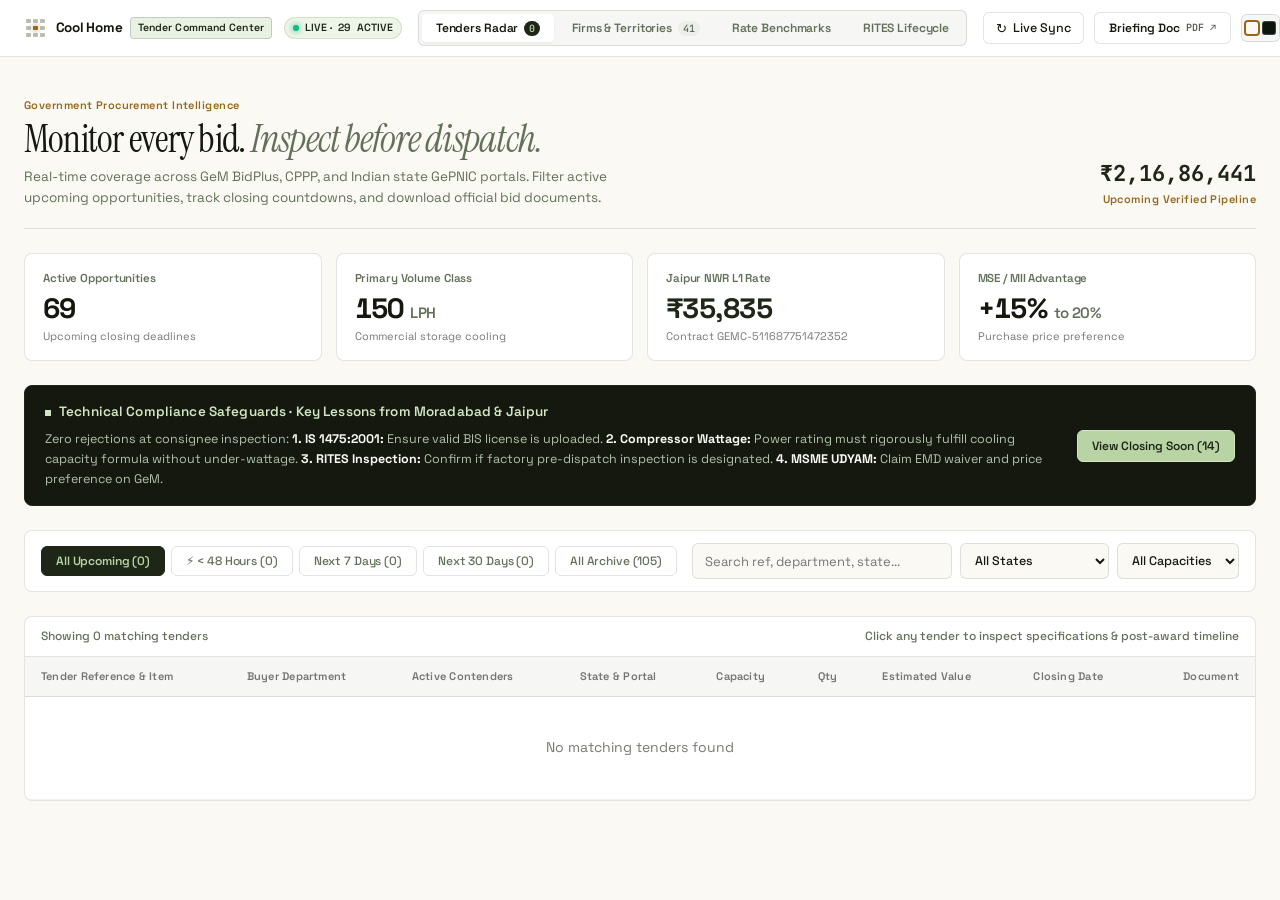
<file: index.html>
<!doctype html>
<html lang="en" data-theme="light">
<head>
<meta charset="utf-8">
<meta name="viewport" content="width=device-width, initial-scale=1">
<title>Fresco Casa · Water Cooler Tender & Competitor Command Center</title>
<link rel="preconnect" href="https://fonts.googleapis.com">
<link rel="preconnect" href="https://fonts.gstatic.com" crossorigin>
<link href="https://fonts.googleapis.com/css2?family=Instrument+Serif:ital@0;1&family=JetBrains+Mono:wght@400;500;600;700&family=Space+Grotesk:wght@300;400;500;600;700&display=swap" rel="stylesheet">
<style>
:root {
  --forest-950: #14180f;
  --forest: #1e2618;
  --forest-accent: #27341e;
  --sage: #b8d4a4;
  --sage-bright: #d2e6c2;
  --sage-dim: #8fb07c;
  --paper: #faf9f4;
  --card: #ffffff;
  --ink-paper: #14180f;
  --grey-paper: #627059;
  --amber: #96671a;
  --amber-warm: #b88224;
  
  --surface: var(--paper);
  --panel: var(--card);
  --panel-elevated: #f4f3ec;
  --inset: rgba(27, 32, 21, 0.04);
  --ink: var(--ink-paper);
  --grey: var(--grey-paper);
  --faint: rgba(20, 24, 15, 0.58);
  --hairline: rgba(27, 32, 21, 0.12);
  --hairline-soft: rgba(27, 32, 21, 0.06);
  --solid: var(--forest);
  --on-solid: var(--sage);
  --accent: var(--sage);
  --on-accent: var(--forest);
  --attention: var(--amber);
  
  --font-sans: 'Space Grotesk', system-ui, -apple-system, sans-serif;
  --font-mono: 'JetBrains Mono', ui-monospace, monospace;
  --font-serif: 'Instrument Serif', Georgia, serif;
}

[data-theme="dark"] {
  --deep-0: #0e130c;
  --deep-1: #151b12;
  --deep-2: #1b2217;
  --ink-dark: #faf9f4;
  --grey-dark: #b2c2ab;
  
  --surface: var(--deep-0);
  --panel: var(--deep-1);
  --panel-elevated: var(--deep-2);
  --inset: rgba(250, 249, 244, 0.04);
  --ink: var(--ink-dark);
  --grey: var(--grey-dark);
  --faint: rgba(250, 249, 244, 0.60);
  --hairline: rgba(184, 212, 164, 0.15);
  --hairline-soft: rgba(184, 212, 164, 0.08);
  --solid: var(--sage-bright);
  --on-solid: var(--forest-950);
  --accent: var(--sage);
  --on-accent: var(--forest);
}

* { box-sizing: border-box; margin: 0; padding: 0; }
html {
  -webkit-text-size-adjust: 100%;
}
body {
  background: var(--surface);
  color: var(--ink);
  font-family: var(--font-sans);
  font-size: 14px;
  line-height: 1.55;
  -webkit-font-smoothing: antialiased;
  -moz-osx-font-smoothing: grayscale;
}

.mono { font-family: var(--font-mono); }
.serif { font-family: var(--font-serif); }
.num { font-variant-numeric: tabular-nums; }

/* Top Header Rail */
.rail {
  display: flex;
  align-items: center;
  justify-content: space-between;
  min-height: 56px;
  padding: 10px 24px;
  background: var(--panel);
  border-bottom: 1px solid var(--hairline);
  position: sticky;
  top: 0;
  z-index: 40;
  gap: 16px;
}
.rail-left {
  display: flex;
  align-items: center;
  gap: 12px;
  flex-shrink: 0;
}
.brand {
  display: inline-flex;
  align-items: center;
  gap: 9px;
  text-decoration: none;
  color: inherit;
}
.cluster {
  display: grid;
  grid-template-columns: repeat(3, 4.5px);
  grid-template-rows: repeat(3, 4.5px);
  gap: 2.5px;
  padding: 2px;
}
.cluster i {
  display: block;
  width: 4.5px;
  height: 4.5px;
  background: var(--grey);
  border-radius: 1px;
  opacity: 0.45;
}
.cluster i.hot {
  background: var(--amber);
  opacity: 1;
  box-shadow: 0 0 6px var(--amber);
}
.brand-headings {
  display: flex;
  align-items: center;
  gap: 7px;
}
.brand-title {
  font-family: var(--font-sans);
  font-weight: 700;
  font-size: 13.5px;
  letter-spacing: -0.015em;
  color: var(--ink);
  white-space: nowrap;
}
.brand-pill {
  font-family: var(--font-sans);
  font-weight: 600;
  font-size: 10.5px;
  color: var(--forest);
  background: rgba(184, 212, 164, 0.32);
  border: 1px solid rgba(30, 38, 24, 0.18);
  padding: 2px 7px;
  border-radius: 4px;
  letter-spacing: 0.01em;
  white-space: nowrap;
}
[data-theme="dark"] .brand-pill {
  color: var(--sage-bright);
  background: rgba(184, 212, 164, 0.15);
  border-color: rgba(184, 212, 164, 0.30);
}
.live-pill {
  display: inline-flex;
  align-items: center;
  gap: 6px;
  font-family: var(--font-sans);
  font-weight: 600;
  font-size: 10.5px;
  color: var(--forest);
  background: rgba(184, 212, 164, 0.25);
  border: 1px solid rgba(184, 212, 164, 0.50);
  padding: 2px 8px;
  border-radius: 12px;
  letter-spacing: 0.02em;
  white-space: nowrap;
}
[data-theme="dark"] .live-pill {
  color: var(--sage-bright);
  background: rgba(184, 212, 164, 0.12);
  border-color: rgba(184, 212, 164, 0.25);
}
.live-dot {
  width: 6px;
  height: 6px;
  border-radius: 50%;
  background: #10B981;
  box-shadow: 0 0 6px #10B981;
  display: inline-block;
  animation: pulse-dot 2s infinite ease-in-out;
}
@keyframes pulse-dot {
  0%, 100% { opacity: 1; transform: scale(1); }
  50% { opacity: 0.4; transform: scale(0.85); }
}

/* Nav Tabs */
.nav-tabs {
  display: flex;
  align-items: center;
  gap: 4px;
  background: var(--inset);
  padding: 3px;
  border: 1px solid var(--hairline);
  border-radius: 6px;
}
.nav-tab {
  padding: 6px 14px;
  font-family: var(--font-sans);
  font-weight: 600;
  font-size: 12px;
  border: none;
  background: transparent;
  color: var(--grey);
  cursor: pointer;
  letter-spacing: -0.01em;
  border-radius: 4px;
  transition: all 0.15s ease;
  white-space: nowrap;
  display: inline-flex;
  align-items: center;
  gap: 6px;
}
.nav-tab:hover {
  color: var(--ink);
}
.nav-tab.active {
  background: var(--panel);
  color: var(--ink);
  box-shadow: 0 1px 3px rgba(0,0,0,0.06);
}
.tab-count {
  font-family: var(--font-mono);
  font-size: 10px;
  padding: 1px 5px;
  border-radius: 10px;
  background: var(--inset);
  color: var(--grey);
  font-weight: 600;
}
.nav-tab.active .tab-count {
  background: var(--solid);
  color: var(--on-solid);
}

.rail-right {
  display: flex;
  align-items: center;
  gap: 10px;
  flex-shrink: 0;
}
.theme-toggle {
  display: inline-flex;
  align-items: center;
  gap: 3px;
  padding: 3px;
  background: var(--inset);
  border: 1px solid var(--hairline);
  border-radius: 6px;
  cursor: pointer;
  height: 28px;
}
.theme-toggle .swatch {
  width: 14px;
  height: 14px;
  border-radius: 3px;
  border: 1px solid transparent;
  transition: all 0.15s ease;
}
.theme-toggle .swatch-light { background: #FAF9F4; border-color: rgba(27,32,21,0.2); }
.theme-toggle .swatch-dark { background: #0E130C; border-color: rgba(250,249,244,0.2); }
[data-theme="light"] .theme-toggle .swatch-light { border-color: var(--amber); box-shadow: 0 0 0 1px var(--amber); }
[data-theme="dark"] .theme-toggle .swatch-dark { border-color: var(--amber); box-shadow: 0 0 0 1px var(--amber); }

/* Main Container */
.container {
  max-width: 1440px;
  margin: 0 auto;
  padding: 24px;
  display: grid;
  gap: 24px;
}

/* Hero Section */
.hero {
  display: flex;
  align-items: flex-end;
  justify-content: space-between;
  border-bottom: 1px solid var(--hairline);
  padding: 16px 0 20px;
  gap: 20px;
}
.hero-copy {
  max-width: 720px;
}
.hero-eyebrow {
  font-family: var(--font-sans);
  font-size: 11px;
  font-weight: 600;
  letter-spacing: 0.04em;
  color: var(--amber);
  margin-bottom: 6px;
  display: flex;
  align-items: center;
  gap: 8px;
}
.eyebrow {
  font-family: var(--font-sans);
  font-size: 11px;
  font-weight: 600;
  letter-spacing: 0.04em;
  color: var(--amber);
}
.headline {
  font-family: var(--font-serif);
  font-weight: 400;
  font-size: clamp(26px, 3.8vw, 38px);
  line-height: 1.12;
  letter-spacing: -0.02em;
  color: var(--ink);
  margin-bottom: 6px;
}
.headline em {
  font-style: italic;
  color: var(--grey);
}
.hero-sub {
  font-family: var(--font-sans);
  font-size: 13.5px;
  color: var(--grey);
  line-height: 1.55;
  max-width: 66ch;
}
.hero-pipeline-box {
  background: var(--panel);
  border: 1px solid var(--hairline);
  padding: 12px 18px;
  border-radius: 8px;
  text-align: right;
  min-width: 200px;
  display: grid;
  gap: 3px;
  flex-shrink: 0;
}
.pipeline-val {
  font-family: var(--font-sans);
  font-size: 22px;
  font-weight: 700;
  letter-spacing: -0.02em;
  color: var(--forest);
}
[data-theme="dark"] .pipeline-val {
  color: var(--sage-bright);
}
.pipeline-label {
  font-family: var(--font-sans);
  font-size: 11px;
  font-weight: 600;
  color: var(--grey);
  letter-spacing: 0.02em;
}

/* KPI Quad */
.kpis {
  display: grid;
  grid-template-columns: repeat(4, 1fr);
  gap: 14px;
}
.kpi {
  background: var(--panel);
  border: 1px solid var(--hairline);
  border-radius: 8px;
  padding: 16px 18px;
  display: grid;
  gap: 5px;
  transition: transform 0.15s ease, border-color 0.15s ease;
}
.kpi:hover {
  border-color: rgba(27, 32, 21, 0.25);
}
[data-theme="dark"] .kpi:hover {
  border-color: rgba(184, 212, 164, 0.35);
}
.kpi-val {
  font-family: var(--font-sans);
  font-weight: 700;
  font-size: clamp(22px, 2.5vw, 28px);
  line-height: 1.1;
  letter-spacing: -0.02em;
  color: var(--ink);
}
.kpi-label {
  font-family: var(--font-sans);
  font-weight: 600;
  font-size: 11.5px;
  color: var(--grey);
  letter-spacing: -0.01em;
}
.kpi-sub {
  font-family: var(--font-sans);
  font-size: 11px;
  color: var(--faint);
  line-height: 1.4;
}

/* Technical Safeguard Band (Field Notes Island) */
.island {
  background: var(--forest-950);
  color: var(--ink-dark);
  border: 1px solid var(--forest);
  border-radius: 8px;
  padding: 16px 20px;
  display: grid;
  grid-template-columns: 1fr auto;
  align-items: center;
  gap: 18px;
}
.island-title {
  font-family: var(--font-sans);
  font-weight: 600;
  font-size: 13.5px;
  letter-spacing: 0.01em;
  color: var(--sage-bright);
  display: flex;
  align-items: center;
  gap: 8px;
}
.island-text {
  font-size: 12.5px;
  color: var(--grey-dark);
  margin-top: 6px;
  line-height: 1.6;
}
.island-text strong {
  color: var(--ink-dark);
}

/* Filter Bar */
.filter-bar {
  display: flex;
  flex-wrap: wrap;
  align-items: center;
  justify-content: space-between;
  gap: 12px;
  background: var(--panel);
  border: 1px solid var(--hairline);
  border-radius: 8px;
  padding: 12px 16px;
}
.chips {
  display: flex;
  flex-wrap: wrap;
  align-items: center;
  gap: 6px;
}
.chip {
  background: transparent;
  border: 1px solid var(--hairline);
  color: var(--grey);
  font-family: var(--font-sans);
  font-weight: 500;
  font-size: 12px;
  padding: 6px 14px;
  border-radius: 6px;
  cursor: pointer;
  letter-spacing: -0.01em;
  transition: all 0.15s ease;
  white-space: nowrap;
}
.chip:hover {
  border-color: var(--ink);
  color: var(--ink);
}
.chip.active {
  background: var(--solid);
  color: var(--on-solid);
  border-color: var(--solid);
  font-weight: 600;
}
.inputs {
  display: flex;
  align-items: center;
  gap: 8px;
}
.search-input {
  height: 36px;
  width: 260px;
  padding: 0 12px;
  font-family: var(--font-sans);
  font-size: 13px;
  border: 1px solid var(--hairline);
  border-radius: 6px;
  background: var(--surface);
  color: var(--ink);
  transition: border-color 0.15s;
}
.search-input:focus {
  outline: none;
  border-color: var(--forest);
  box-shadow: 0 0 0 2px rgba(30, 38, 24, 0.12);
}
.select-input {
  height: 36px;
  padding: 0 10px;
  font-family: var(--font-sans);
  font-size: 12.5px;
  font-weight: 500;
  border: 1px solid var(--hairline);
  border-radius: 6px;
  background: var(--surface);
  color: var(--ink);
}

/* Tables with Mobile Horizontal Scroll */
.table-panel {
  background: var(--panel);
  border: 1px solid var(--hairline);
  border-radius: 8px;
  overflow: hidden;
}
.table-head-info {
  display: flex;
  align-items: center;
  justify-content: space-between;
  padding: 10px 16px;
  border-bottom: 1px solid var(--hairline);
  font-family: var(--font-sans);
  font-weight: 500;
  font-size: 12px;
  color: var(--grey);
  gap: 10px;
  flex-wrap: wrap;
}
.table-scroll {
  width: 100%;
  overflow-x: auto;
  -webkit-overflow-scrolling: touch;
}
table {
  width: 100%;
  border-collapse: collapse;
  text-align: left;
  min-width: 860px;
}
th {
  font-family: var(--font-sans);
  font-weight: 600;
  font-size: 11px;
  letter-spacing: 0.02em;
  color: var(--faint);
  padding: 11px 16px;
  border-bottom: 1px solid var(--hairline);
  background: var(--inset);
  white-space: nowrap;
}
td {
  padding: 12px 16px;
  border-bottom: 1px solid var(--hairline-soft);
  vertical-align: middle;
  font-size: 13px;
  color: var(--ink);
}
tr:hover td {
  background: var(--inset);
}
.bid-cell {
  display: grid;
  gap: 3px;
}
.bid-no {
  font-family: var(--font-mono);
  font-weight: 600;
  font-size: 12px;
  color: var(--ink);
}
.bid-title {
  color: var(--grey);
  font-size: 12px;
  max-width: 320px;
  white-space: nowrap;
  overflow: hidden;
  text-overflow: ellipsis;
}
.dept-cell {
  max-width: 200px;
  white-space: nowrap;
  overflow: hidden;
  text-overflow: ellipsis;
  font-weight: 500;
}
.firms-cell {
  display: flex;
  flex-wrap: wrap;
  gap: 4px;
  align-items: center;
  max-width: 220px;
}
.firm-chip {
  display: inline-flex;
  align-items: center;
  gap: 3px;
  padding: 2.5px 6px;
  border-radius: 4px;
  font-size: 10.5px;
  font-weight: 500;
  line-height: 1.2;
  white-space: nowrap;
}
.firm-chip.firm-favored {
  background: var(--sage);
  color: var(--forest);
  border: 1px solid rgba(30, 38, 24, 0.25);
  font-weight: 600;
}
.firm-chip.firm-oem {
  background: var(--surface);
  color: var(--ink);
  border: 1px solid var(--border);
}
.firm-chip.firm-dealer {
  background: rgba(168, 116, 29, 0.12);
  color: var(--amber);
  border: 1px solid rgba(168, 116, 29, 0.3);
}
.badge {
  display: inline-flex;
  align-items: center;
  font-family: var(--font-sans);
  font-weight: 600;
  font-size: 10.5px;
  padding: 3px 8px;
  border-radius: 4px;
  border: 1px solid var(--hairline);
  letter-spacing: 0.01em;
}
.badge-urgent {
  background: var(--amber);
  color: #ffffff;
  border-color: var(--amber);
}
.badge-oem {
  background: var(--solid);
  color: var(--on-solid);
}
.badge-dealer {
  background: var(--inset);
  color: var(--grey);
  border-color: var(--hairline);
}

/* Sections */
.content-section { display: grid; gap: 24px; }
.content-section.hidden { display: none; }

/* Rate Analysis Matrix */
.rate-grid {
  display: grid;
  grid-template-columns: 2fr 1fr;
  gap: 20px;
}
.rate-card {
  background: var(--panel);
  border: 1px solid var(--hairline);
  border-radius: 8px;
  padding: 20px;
  display: grid;
  gap: 16px;
}
.rate-hero-num {
  font: 700 32px/1 var(--font-sans);
  letter-spacing: -0.02em;
  color: var(--forest);
}
[data-theme="dark"] .rate-hero-num {
  color: var(--sage-bright);
}
.rate-formula {
  background: var(--inset);
  padding: 10px 14px;
  font: 400 12.5px var(--font-mono);
  border-left: 2px solid var(--amber);
  color: var(--grey);
}

/* Rate Calculator */
.calc-box {
  display: grid;
  gap: 12px;
  background: var(--inset);
  border: 1px solid var(--hairline);
  border-radius: 8px;
  padding: 16px;
  margin-top: 12px;
}
.calc-field {
  display: grid;
  gap: 5px;
}
.calc-field label {
  font-family: var(--font-sans);
  font-size: 11.5px;
  font-weight: 600;
  color: var(--grey);
}
.calc-field select,
.calc-field input {
  height: 36px;
  padding: 0 10px;
  font-family: var(--font-sans);
  font-size: 13px;
  font-weight: 500;
  border: 1px solid var(--hairline);
  border-radius: 6px;
  background: var(--panel);
  color: var(--ink);
  width: 100%;
}
.calc-field select:focus,
.calc-field input:focus {
  outline: none;
  border-color: var(--forest);
  box-shadow: 0 0 0 2px rgba(30, 38, 24, 0.12);
}

/* Card Panels */
.card-panel {
  background: var(--panel);
  border: 1px solid var(--hairline);
  border-radius: 8px;
  padding: 20px;
  display: grid;
  gap: 16px;
}

/* Firms Cards & Competitor Intelligence */
.firms-grid {
  display: grid;
  grid-template-columns: repeat(auto-fill, minmax(340px, 1fr));
  gap: 18px;
  margin-bottom: 24px;
}
.firm-card {
  background: var(--panel);
  border: 1px solid var(--hairline);
  border-radius: 8px;
  padding: 18px 20px;
  display: flex;
  flex-direction: column;
  gap: 12px;
  transition: transform 0.15s ease, box-shadow 0.15s ease, border-color 0.15s ease;
  position: relative;
}
.firm-card:hover {
  border-color: var(--sage-dim);
  box-shadow: 0 4px 18px rgba(30, 38, 24, 0.08);
  transform: translateY(-2px);
}
.firm-card.firm-card-favored {
  background: linear-gradient(180deg, rgba(184, 212, 164, 0.14) 0%, var(--panel) 100%);
  border: 1.5px solid var(--forest);
}
.firm-card.firm-card-dealer {
  border-left: 4px solid var(--amber);
}
.firm-card.firm-card-oem {
  border-left: 4px solid var(--forest);
}
.firm-header {
  display: flex;
  justify-content: space-between;
  align-items: flex-start;
  gap: 12px;
}
.firm-name {
  font-family: var(--font-sans);
  font-weight: 700;
  font-size: 15.5px;
  color: var(--ink);
  line-height: 1.3;
}
.firm-rate-banner {
  display: flex;
  justify-content: space-between;
  align-items: center;
  padding: 8px 12px;
  background: var(--inset);
  border-radius: 6px;
  font-size: 12px;
}
.firm-meta {
  display: grid;
  grid-template-columns: 1fr 1fr;
  gap: 10px;
  padding: 10px 0;
  border-top: 1px solid var(--hairline-soft);
  border-bottom: 1px solid var(--hairline-soft);
  font-family: var(--font-sans);
  font-size: 12px;
}
.firm-stat-box { display: grid; gap: 2px; }
.firm-stat-label { font-size: 10px; color: var(--faint); font-weight: 600; text-transform: uppercase; letter-spacing: 0.06em; }
.firm-stat-val { font-weight: 700; color: var(--ink); font-size: 13.5px; }
.firm-strategy {
  background: var(--inset);
  padding: 10px 12px;
  border-radius: 6px;
  font-size: 12px;
  line-height: 1.5;
  color: var(--ink);
  border-left: 3px solid var(--forest);
}
.firm-territory-pills {
  display: flex;
  flex-wrap: wrap;
  gap: 4px;
  align-items: center;
}
.firm-territory-pill {
  font-family: var(--font-mono);
  font-size: 10px;
  padding: 2px 6px;
  background: rgba(30, 38, 24, 0.06);
  border-radius: 3px;
  color: var(--grey);
}

/* Execution Timeline */
.timeline-stepper { display: grid; gap: 12px; }
.timeline-step {
  display: grid;
  grid-template-columns: 36px 1fr 140px;
  gap: 14px;
  align-items: start;
  background: var(--panel);
  border: 1px solid var(--hairline);
  border-radius: 8px;
  padding: 16px 20px;
}
.timeline-step.active { border-left: 4px solid var(--solid); }
.timeline-step.completed { border-left: 4px solid var(--sage-dim); }
.step-num {
  width: 32px;
  height: 32px;
  background: var(--inset);
  border: 1px solid var(--hairline);
  border-radius: 6px;
  color: var(--ink);
  display: grid;
  place-items: center;
  font-family: var(--font-sans);
  font-weight: 700;
  font-size: 12px;
}
.step-main { display: grid; gap: 4px; }
.step-title { font-family: var(--font-sans); font-weight: 600; font-size: 14px; color: var(--ink); }
.step-desc { font-size: 12.5px; color: var(--grey); line-height: 1.5; }
.step-docs { display: flex; flex-wrap: wrap; gap: 6px; margin-top: 4px; }
.doc-pill { font-family: var(--font-sans); font-weight: 500; font-size: 10.5px; padding: 2px 8px; background: var(--inset); border: 1px solid var(--hairline); border-radius: 4px; color: var(--faint); }
.step-side { text-align: right; display: grid; gap: 2px; align-content: start; }
.step-days { font-family: var(--font-mono); font-weight: 700; font-size: 12px; color: var(--forest); }
.step-status { font-family: var(--font-sans); font-weight: 600; font-size: 11px; }

/* Buttons */
.btn {
  display: inline-flex;
  align-items: center;
  justify-content: center;
  gap: 6px;
  height: 32px;
  padding: 0 14px;
  font-family: var(--font-sans);
  font-weight: 600;
  font-size: 12px;
  border: 1px solid var(--hairline);
  border-radius: 6px;
  background: transparent;
  color: var(--ink);
  cursor: pointer;
  text-decoration: none;
  white-space: nowrap;
  transition: all 0.15s ease;
}
.btn:hover { border-color: var(--ink); }
.btn-solid {
  background: var(--solid);
  color: var(--on-solid);
  border-color: var(--solid);
}
.btn-outline {
  background: var(--panel);
  color: var(--ink);
  border-color: var(--hairline);
}
.btn-outline:hover {
  background: var(--inset);
}

/* Modal */
.modal-overlay {
  position: fixed;
  inset: 0;
  background: rgba(14, 19, 12, 0.75);
  backdrop-filter: blur(4px);
  z-index: 100;
  display: grid;
  place-items: center;
  padding: 20px;
}
.modal-overlay.hidden { display: none; }
.inspector {
  background: var(--panel);
  border: 1px solid var(--hairline);
  border-radius: 10px;
  width: 100%;
  max-width: 680px;
  box-shadow: 0 24px 48px rgba(0,0,0,0.25);
  display: grid;
  overflow: hidden;
}
.ins-head {
  padding: 16px 22px;
  border-bottom: 1px solid var(--hairline);
  display: flex;
  align-items: center;
  justify-content: space-between;
}
.ins-body {
  padding: 22px;
  display: grid;
  gap: 18px;
  max-height: 75vh;
  overflow-y: auto;
}
.kv-table { display: grid; }
.kv-row { display: flex; justify-content: space-between; align-items: center; min-height: 34px; padding: 4px 0; border-bottom: 1px solid var(--hairline-soft); font-size: 12.5px; }
.kv-k { color: var(--faint); font-weight: 500; font-size: 11px; }
.kv-v { font-weight: 600; color: var(--ink); font-family: var(--font-mono); }
.ins-checklist { background: var(--inset); border: 1px solid var(--hairline); border-radius: 6px; padding: 14px 16px; font-size: 12px; }
.ins-checklist ul { list-style: none; margin-top: 8px; display: grid; gap: 6px; }
.ins-foot { padding: 16px 22px; border-top: 1px solid var(--hairline); display: flex; justify-content: space-between; align-items: center; }

/* Responsive Breakpoints (Mobile Friendly) */
@media (max-width: 1024px) {
  .container { padding: 18px; }
  .kpis { grid-template-columns: repeat(2, 1fr); }
  .rate-grid { grid-template-columns: 1fr; }
}

@media (max-width: 820px) {
  .rail {
    display: grid;
    grid-template-columns: 1fr auto;
    grid-template-areas: "brand actions" "tabs tabs";
    align-items: center;
    height: auto;
    padding: 10px 14px;
    gap: 10px;
    position: static;
  }
  .rail-left {
    grid-area: brand;
    gap: 8px;
    overflow: hidden;
  }
  .rail-right {
    grid-area: actions;
    gap: 8px;
  }
  .nav-tabs {
    grid-area: tabs;
    width: 100%;
    overflow-x: auto;
    -webkit-overflow-scrolling: touch;
    scrollbar-width: none;
    padding: 3px;
    justify-content: flex-start;
  }
  .nav-tabs::-webkit-scrollbar { display: none; }
  .nav-tab {
    flex-shrink: 0;
    padding: 7px 12px;
    font-size: 12px;
  }
  .hero {
    flex-direction: column;
    align-items: flex-start;
    gap: 14px;
    padding-bottom: 16px;
  }
  .hero-pipeline-box {
    width: 100%;
    text-align: left;
  }
  .filter-bar {
    flex-direction: column;
    align-items: stretch;
    gap: 12px;
    padding: 12px;
  }
  .chips {
    overflow-x: auto;
    -webkit-overflow-scrolling: touch;
    flex-wrap: nowrap;
    padding-bottom: 4px;
    scrollbar-width: none;
  }
  .chips::-webkit-scrollbar { display: none; }
  .chip { flex-shrink: 0; }
  .inputs {
    flex-direction: column;
    width: 100%;
    gap: 8px;
  }
  .search-input {
    width: 100%;
    height: 40px;
    font-size: 14px;
  }
  .select-input {
    width: 100%;
    height: 40px;
    font-size: 14px;
  }
  .island {
    grid-template-columns: 1fr;
    padding: 14px 16px;
    gap: 12px;
  }
  .timeline-step {
    grid-template-columns: 32px 1fr;
    gap: 10px;
    padding: 14px;
  }
  .step-side {
    grid-column: 2;
    text-align: left;
    margin-top: 6px;
    display: flex;
    align-items: center;
    gap: 10px;
  }
  .modal-overlay {
    padding: 12px;
  }
  .inspector {
    max-height: 90vh;
  }
  .ins-body {
    padding: 16px;
    gap: 14px;
  }
  .firms-grid {
    grid-template-columns: 1fr;
  }
}

@media (max-width: 480px) {
  .container { padding: 10px; gap: 16px; }
  .brand-pill { display: none; }
  .btn-briefing span:first-child { display: none; }
  .btn-briefing { padding: 0 8px; }
  .live-pill { font-size: 10px; padding: 1px 6px; }
  .kpis {
    grid-template-columns: 1fr 1fr;
    gap: 8px;
  }
  .kpi {
    padding: 10px 12px;
  }
  .kpi-val {
    font-size: 19px;
  }
  .table-head-info {
    padding: 10px 12px;
    font-size: 11px;
  }
  th, td {
    padding: 10px 12px;
    font-size: 12px;
  }
}
</style>
</head>
<body>

  <!-- TOP BAR -->
    <!-- TOP BAR -->
    <!-- TOP BAR -->
  <header class="rail">
    <div class="rail-left">
      <a href="./index.html" class="brand" aria-label="Cool Home Command Center">
        <span class="cluster" aria-hidden="true">
          <i></i><i></i><i></i>
          <i></i><i class="hot"></i><i></i>
          <i></i><i></i><i></i>
        </span>
        <div class="brand-headings">
          <span class="brand-title">Cool Home</span>
          <span class="brand-pill">Tender Command Center</span>
        </div>
      </a>
      <span class="live-pill" id="live-status-pill"><span class="live-dot"></span> LIVE · <span id="live-bids-count">29</span> ACTIVE</span>
    </div>

    <!-- MAIN NAVIGATION TABS -->
    <nav class="nav-tabs" aria-label="Navigation Views">
      <button onclick="switchView('radar')" id="tab-radar" class="nav-tab active">Tenders Radar <span class="tab-count" id="tab-radar-count">29</span></button>
      <button onclick="switchView('firms')" id="tab-firms" class="nav-tab">Firms &amp; Territories <span class="tab-count" id="tab-firms-count">38</span></button>
      <button onclick="switchView('rates')" id="tab-rates" class="nav-tab">Rate Benchmarks</button>
      <button onclick="switchView('lifecycle')" id="tab-lifecycle" class="nav-tab">RITES Lifecycle</button>
    </nav>

    <div class="rail-right">
      <button onclick="refreshDataLive()" class="btn btn-outline btn-refresh" id="btn-refresh" title="Check for live tender updates" style="gap:6px; padding:6px 12px; font-size:12.5px; font-weight:500;">
        <span id="refresh-icon" style="display:inline-block; font-size:13px; line-height:1; transition:transform 0.6s cubic-bezier(0.4, 0, 0.2, 1);">↻</span>
        <span id="refresh-label">Live Sync</span>
      </button>
      <a href="./briefing.html" class="btn btn-outline btn-briefing" style="gap:6px;">
        <span>Briefing Doc</span>
        <span class="mono" style="font-size:10px; opacity:0.7;">PDF ↗</span>
      </a>
      <button onclick="toggleTheme()" class="theme-toggle" aria-label="Toggle light/dark theme" title="Toggle theme">
        <span class="swatch swatch-light"></span>
        <span class="swatch swatch-dark"></span>
      </button>
    </div>
  </header>

  <main class="container">

    <!-- VIEW 1: TENDERS RADAR -->
    <div id="view-radar" class="content-section">

      <section class="hero">
        <div>
          <div class="eyebrow" style="margin-bottom: 4px;">Government Procurement Intelligence</div>
          <h1 class="headline">Monitor every bid. <em>Inspect before dispatch.</em></h1>
          <p class="hero-sub">
            Real-time coverage across GeM BidPlus, CPPP, and Indian state GePNIC portals. Filter active upcoming opportunities, track closing countdowns, and download official bid documents.
          </p>
        </div>
        <div style="text-align: right;">
          <div class="mono" id="hero-pipeline-val" style="font-size: 22px; font-weight: 700; color: var(--forest);">
            ₹2,16,86,441
          </div>
          <div class="eyebrow">Upcoming Verified Pipeline</div>
        </div>
      </section>

      <section class="kpis">
        <div class="kpi">
          <div class="kpi-label">Active Opportunities</div>
          <div class="kpi-val num" id="kpi-open">69</div>
          <div class="kpi-sub">Upcoming closing deadlines</div>
        </div>
        <div class="kpi">
          <div class="kpi-label">Primary Volume Class</div>
          <div class="kpi-val"><span class="num">150</span> <span style="font-size:15px; font-weight:600; color:var(--grey)">LPH</span></div>
          <div class="kpi-sub">Commercial storage cooling</div>
        </div>
        <div class="kpi">
          <div class="kpi-label">Jaipur NWR L1 Rate</div>
          <div class="kpi-val num" style="color:var(--forest)">₹35,835</div>
          <div class="kpi-sub">Contract GEMC-511687751472352</div>
        </div>
        <div class="kpi">
          <div class="kpi-label">MSE / MII Advantage</div>
          <div class="kpi-val"><span class="num">+15%</span> <span style="font-size:15px; font-weight:600; color:var(--grey)">to 20%</span></div>
          <div class="kpi-sub">Purchase price preference</div>
        </div>
      </section>

      <section class="island" data-theme="dark">
        <div>
          <div class="island-title">
            <span style="display:inline-block; width:6px; height:6px; background:var(--sage-bright);"></span>
            Technical Compliance Safeguards · Key Lessons from Moradabad &amp; Jaipur
          </div>
          <div class="island-text">
            Zero rejections at consignee inspection: 
            <strong>1. IS 1475:2001:</strong> Ensure valid BIS license is uploaded. 
            <strong>2. Compressor Wattage:</strong> Power rating must rigorously fulfill cooling capacity formula without under-wattage. 
            <strong>3. RITES Inspection:</strong> Confirm if factory pre-dispatch inspection is designated. 
            <strong>4. MSME UDYAM:</strong> Claim EMD waiver and price preference on GeM.
          </div>
        </div>
        <div>
          <button onclick="setTimelineFilter('urgent')" class="btn btn-solid" style="background:var(--sage); color:var(--forest);">
            View Closing Soon (14)
          </button>
        </div>
      </section>

      <section class="filter-bar">
        <div class="chips" id="chips">
          <button onclick="setTimelineFilter('upcoming')" id="chip-upcoming" class="chip active">All Upcoming (<span id="cnt-upcoming">29</span>)</button>
          <button onclick="setTimelineFilter('urgent')" id="chip-urgent" class="chip">⚡ &lt; 48 Hours (<span id="cnt-urgent">10</span>)</button>
          <button onclick="setTimelineFilter('week')" id="chip-week" class="chip">Next 7 Days (<span id="cnt-week">20</span>)</button>
          <button onclick="setTimelineFilter('month')" id="chip-month" class="chip">Next 30 Days (<span id="cnt-month">29</span>)</button>
          <button onclick="setTimelineFilter('all')" id="chip-all" class="chip">All Archive (<span id="cnt-all">105</span>)</button>
        </div>

        <div class="inputs">
          <input type="text" id="search-input" placeholder="Search ref, department, state..." class="search-input">
          <select id="filter-state" class="select-input">
            <option value="">All States</option>
          </select>
          <select id="filter-cap" class="select-input">
            <option value="">All Capacities</option>
          </select>
        </div>
      </section>

      <section class="table-panel">
        <div class="table-head-info">
          <span id="result-summary">Showing 69 active tenders</span>
          <span>Click any tender to inspect specifications &amp; post-award timeline</span>
        </div>
        <div class="table-scroll"><table>
          <thead>
            <tr>
              <th>Tender Reference &amp; Item</th>
              <th>Buyer Department</th>
              <th>Active Contenders</th>
              <th>State &amp; Portal</th>
              <th>Capacity</th>
              <th>Qty</th>
              <th>Estimated Value</th>
              <th>Closing Date</th>
              <th style="text-align: right;">Document</th>
            </tr>
          </thead>
          <tbody id="tender-table-body">
            <!-- Rendered via JS -->
          </tbody>
        </table></div>
      </section>

    </div>

    <!-- VIEW 2: FIRMS & TERRITORY RADAR (THE POWER COMPETITOR VIEW) -->
    <div id="view-firms" class="content-section hidden">
      
      <section class="hero">
        <div>
          <div class="eyebrow" style="margin-bottom: 4px;">Competitive Footprint &amp; Territory Mapping</div>
          <h1 class="headline">Know who is active where. <em>Displace the middlemen.</em></h1>
          <p class="hero-sub">
            Track major OEMs (Voltas, Blue Star, Usha, Cool Home) and regional authorized dealers across Indian Railways, Defence, and State Departments. Identify where dealers charge trader markups and win directly as an OEM.
          </p>
        </div>
        <div style="text-align: right;">
          <div class="mono" style="font-size: 22px; font-weight: 700; color: var(--forest);">
            ₹11,92,29,000
          </div>
          <div class="eyebrow">Tracked Awards Volume (3,354 Units · 71 Wins Across India)</div>
        </div>
      </section>

      <!-- Competitor KPIs -->
      <section class="kpis">
        <div class="kpi">
          <div class="kpi-label">Active Competitor Network</div>
          <div class="kpi-val mono" id="kpi-firms-count">38+ Brands</div>
          <div class="kpi-sub">Dynamic Auto-Discovery &middot; All-India</div>
        </div>
        <div class="kpi">
          <div class="kpi-label">Territory Coverage</div>
          <div class="kpi-val mono">36 States &amp; UTs</div>
          <div class="kpi-sub">All 28 States + 8 Union Territories</div>
        </div>
        <div class="kpi">
          <div class="kpi-label">Cool Home Direct OEM Rate</div>
          <div class="kpi-val mono" style="color:var(--forest);">₹35,835</div>
          <div class="kpi-sub">150L Standard (Factory Direct)</div>
        </div>
        <div class="kpi">
          <div class="kpi-label">Dealer Price Inflation</div>
          <div class="kpi-val mono" style="color:var(--amber);">+15% to 22%</div>
          <div class="kpi-sub">Trader margin opportunity to undercut</div>
        </div>
      </section>

      <!-- Firm Filter Bar -->
      <section class="filter-bar">
        <div class="chips" id="firm-channel-chips">
          <button onclick="setFirmChannelFilter('')" id="chip-channel-all" class="chip active">All Brands (38+)</button>
          <button onclick="setFirmChannelFilter('OEM')" id="chip-channel-oem" class="chip">🏢 OEM Manufacturers (31)</button>
          <button onclick="setFirmChannelFilter('Authorized Dealer')" id="chip-channel-dealer" class="chip">⚠️ Regional Dealers (7)</button>
        </div>

        <div class="inputs" style="flex:1;">
          <select id="firm-select" class="select-input" onchange="filterFirms()" style="min-width:260px;">
            <option value="">All Brands (26 Profiles)</option>
            <option value="Cool Home (India) - Fresco Casa">Cool Home (India) - Fresco Casa [OEM - UP Baseline]</option>
            <option value="Americ (Aemric India Innovations)">Americ / Aemric India Innovations [OEM - HR Ambala]</option>
            <option value="Sunrise Aquacoolers (Sunrise Sheet Metal)">Sunrise Aquacoolers / Sheet Metal [OEM - UP Greater Noida]</option>
            <option value="Sanrian International (Sunrian)">Sunrian / Sanrian International [OEM - HR Faridabad]</option>
            <option value="Thor Industries Private Limited">Thor Industries [OEM - HR Faridabad]</option>
            <option value="Hiance Products">Hiance Products [OEM - UP Greater Noida]</option>
            <option value="Bluescent RO Industries">Bluescent RO Industries [OEM - UP Ghaziabad]</option>
            <option value="Voltas Limited">Voltas Limited (Tata Enterprise) [OEM - MH National]</option>
            <option value="Blue Star Limited">Blue Star Limited [OEM - MH National]</option>
            <option value="Usha International">Usha International [OEM - HR National]</option>
            <option value="Eureka Forbes Limited">Eureka Forbes Limited (Forbes Pro) [OEM - KA]</option>
            <option value="Rockwell Industries Limited">Rockwell Industries Limited [OEM - TS South]</option>
            <option value="Middleby Celfrost Innovations">Middleby Celfrost Innovations [OEM - HR]</option>
            <option value="Western Refrigeration Pvt Ltd">Western Refrigeration Pvt Ltd [OEM - GJ]</option>
            <option value="Sidwal Refrigeration Industries">Sidwal Refrigeration Industries [OEM - HR Railways]</option>
            <option value="Atlantis (Marvellous Enterprises)">Atlantis (Marvellous Enterprises) [OEM - UP/NCR]</option>
            <option value="Godrej & Boyce Mfg. Co. Ltd.">Godrej & Boyce Mfg. Co. Ltd. [OEM - MH Conglomerate]</option>
            <option value="Lloyd (Havells India Limited)">Lloyd (Havells India Limited) [OEM - UP/NCR]</option>
            <option value="Kent RO Systems Limited">Kent RO Systems Limited [OEM - UP Purifier]</option>
            <option value="TruFrost Cooling Pvt Ltd">TruFrost Cooling Pvt Ltd [OEM - HR North]</option>
            <option value="Carrier Midea India Pvt Ltd">Carrier Midea India Pvt Ltd [OEM - HR MNC]</option>
            <option value="Amber Enterprises India Ltd">Amber Enterprises India Ltd [OEM - PB Railways]</option>
            <option value="Rajasthan Commercial Enterprises">Rajasthan Commercial Enterprises [Dealer - RJ Reseller]</option>
            <option value="Shree Ram Refrigeration Works">Shree Ram Refrigeration Works [Dealer - UP Local]</option>
            <option value="Western Aircon & Engineering">Western Aircon & Engineering [Dealer - GJ Reseller]</option>
            <option value="Southern Cooling Systems">Southern Cooling Systems [Dealer - TN Reseller]</option>
          </select>

          <select id="firm-state-select" class="select-input" onchange="filterFirms()" style="min-width:230px;">
            <option value="">All Territories (36 States &amp; UTs)</option>
            <optgroup label="Northern Region">
              <option value="Uttar Pradesh">Uttar Pradesh (NR / NCR / NER / UP Urban)</option>
              <option value="Rajasthan">Rajasthan (NWR / PWD / RSRTC / AIIMS)</option>
              <option value="Delhi">Delhi (Northern Rly HQ / MES Cantt / CPWD)</option>
              <option value="Haryana">Haryana (HSVP / Tech Edu / BBMB / Depots)</option>
              <option value="Punjab">Punjab (RCF Kapurthala / DMW / PGIMER)</option>
              <option value="Himachal Pradesh">Himachal Pradesh (HP PWD / Shimla / SJVN)</option>
              <option value="Uttarakhand">Uttarakhand (AIIMS Rishikesh / Jal Sansthan)</option>
              <option value="Jammu & Kashmir">Jammu & Kashmir (USBRL / Army Northern Command)</option>
              <option value="Ladakh">Ladakh (Leh &amp; Kargil Councils / Army 14 Corps)</option>
              <option value="Chandigarh">Chandigarh (Admin / PGIMER / Secretariat)</option>
            </optgroup>
            <optgroup label="Western Region">
              <option value="Maharashtra">Maharashtra (Western Rly / Central Rly / BMC)</option>
              <option value="Gujarat">Gujarat (GWSSB / GIDC / WR Vadodara / GIFT)</option>
              <option value="Madhya Pradesh">Madhya Pradesh (WCR / BHEL / MP Jal Nigam)</option>
              <option value="Chhattisgarh">Chhattisgarh (SECR Bilaspur / Bhilai Steel)</option>
              <option value="Goa">Goa (Konkan Railway / Goa PWD / Shipyard)</option>
            </optgroup>
            <optgroup label="Southern Region">
              <option value="Tamil Nadu">Tamil Nadu (Southern Rly / TWAD / Chennai Corp)</option>
              <option value="Karnataka">Karnataka (SWR Hubballi / BEL / HAL / BWSSB)</option>
              <option value="Telangana">Telangana (SCR Secunderabad / DRDO / SCCL)</option>
              <option value="Andhra Pradesh">Andhra Pradesh (SCR / Vizag Port / APMSIDC / TTD)</option>
              <option value="Kerala">Kerala (Southern Rly / Cochin Shipyard / KWA)</option>
              <option value="Puducherry">Puducherry (JIPMER / Univ / PWD Puducherry)</option>
            </optgroup>
            <optgroup label="Eastern Region">
              <option value="West Bengal">West Bengal (Eastern Rly / SER / Metro / Haldia)</option>
              <option value="Bihar">Bihar (ECR Hajipur / AIIMS Patna / PHED / BSEIDC)</option>
              <option value="Odisha">Odisha (ECoR Bhubaneswar / SAIL / NALCO)</option>
              <option value="Jharkhand">Jharkhand (SER / ECR / SAIL Bokaro / CCL)</option>
            </optgroup>
            <optgroup label="North-Eastern Region">
              <option value="Assam">Assam (NFR Maligaon / Oil India / NRL / IIT)</option>
              <option value="Tripura">Tripura (ONGC Tripura / Agartala Smart City)</option>
              <option value="Meghalaya">Meghalaya (NEHU / NEIGRIHMS Shillong)</option>
              <option value="Manipur">Manipur (RIMS Imphal / Manipur PWD / Univ)</option>
              <option value="Nagaland">Nagaland (Dimapur Depot / Kohima Smart City)</option>
              <option value="Arunachal Pradesh">Arunachal Pradesh (Itanagar / BRO / NHPC)</option>
              <option value="Mizoram">Mizoram (Aizawl Smart City / Mizoram PWD)</option>
              <option value="Sikkim">Sikkim (Sikkim Tourism / Gangtok / Army 33 Corps)</option>
            </optgroup>
            <optgroup label="Union Territories &amp; Islands">
              <option value="Andaman & Nicobar">Andaman &amp; Nicobar (ANC Command / PBMC Port Blair)</option>
              <option value="Dadra & Nagar Haveli and Daman & Diu">Dadra &amp; Nagar Haveli and Daman &amp; Diu</option>
              <option value="Lakshadweep">Lakshadweep (Kavaratti / Health / Desalination)</option>
            </optgroup>
          </select>

          <select id="firm-type-select" class="select-input" onchange="filterFirms()">
            <option value="">All Channels</option>
            <option value="OEM">OEM Direct</option>
            <option value="Authorized Dealer">Authorized Dealer</option>
          </select>
        </div>
        <div>
          <button onclick="resetFirmFilters()" class="btn">Reset Filters</button>
        </div>
      </section>

      <!-- Competitor Profile Cards -->
      <section class="firms-grid" id="firm-cards-grid">
        <!-- Rendered via JS -->
      </section>

      <!-- Territory Footprint Matrix (Table) -->
      <section class="table-panel">
        <div class="table-head-info">
          <span>Pan-India Territory Footprint &amp; Displacement Playbook</span>
          <span id="territory-summary">All 36 States &amp; Union Territories &middot; 100% Geographic Coverage of India</span>
        </div>
        <div style="padding:10px 16px 4px 16px; border-bottom:1px solid var(--hairline); background:var(--inset);">
          <div class="chips" style="gap:6px;">
            <button onclick="setRegionZoneFilter('')" class="chip zone-chip active" data-zone="">All India (36 Territories)</button>
            <button onclick="setRegionZoneFilter('North')" class="chip zone-chip" data-zone="North">Northern Zone (10)</button>
            <button onclick="setRegionZoneFilter('West')" class="chip zone-chip" data-zone="West">Western Zone (5)</button>
            <button onclick="setRegionZoneFilter('South')" class="chip zone-chip" data-zone="South">Southern Zone (6)</button>
            <button onclick="setRegionZoneFilter('East')" class="chip zone-chip" data-zone="East">Eastern Zone (4)</button>
            <button onclick="setRegionZoneFilter('North-East')" class="chip zone-chip" data-zone="North-East">North-Eastern Zone (8)</button>
            <button onclick="setRegionZoneFilter('UTs')" class="chip zone-chip" data-zone="UTs">UTs &amp; Islands (3)</button>
          </div>
        </div>
        <div class="table-scroll"><table>
          <thead>
            <tr>
              <th>Territory / State</th>
              <th>Active Competitors</th>
              <th>Dominant Channel</th>
              <th>150L Price Band</th>
              <th>Threat Level</th>
              <th>Displacement &amp; Attack Strategy for Fresco Casa</th>
            </tr>
          </thead>
          <tbody id="territory-table-body">
            <!-- Rendered dynamically via JS -->
          </tbody>
        </table></div>
      </section>

      <!-- Historical Awards Log -->
      <section class="table-panel" id="awards-section">
        <div class="table-head-info">
          <span id="awards-title">Historical Contract Awards Ledger (71 Verified Wins Across India)</span>
          <span id="awards-summary">Official records across Indian Railways, Defence &amp; States (&sim;&8.92 Cr Volume)</span>
        </div>
        <div class="table-scroll"><table>
          <thead>
            <tr>
              <th>Award Date &amp; Tender ID</th>
              <th>Winning Firm &amp; Channel</th>
              <th>Buyer Organisation &amp; State</th>
              <th>Capacity</th>
              <th>Qty</th>
              <th>Winning Unit Price</th>
              <th>Total Contract</th>
              <th>Operational Notes</th>
            </tr>
          </thead>
          <tbody id="awards-table-body">
            <!-- Rendered via JS -->
          </tbody>
        </table></div>
      </section>
        <div class="table-scroll"><table>
          <thead>
            <tr>
              <th>Award Date &amp; Tender ID</th>
              <th>Winning Firm &amp; Channel</th>
              <th>Buyer Organisation &amp; State</th>
              <th>Capacity</th>
              <th>Qty</th>
              <th>Winning Unit Price</th>
              <th>Total Contract</th>
              <th>Operational Notes</th>
            </tr>
          </thead>
          <tbody id="awards-table-body">
            <!-- Rendered via JS -->
          </tbody>
        </table></div>
      </section>

    </div>

    <!-- VIEW 3: RATE & STANDARDS BENCHMARK (1–2 YRS) -->
    <div id="view-rates" class="content-section hidden">
      
      <section class="hero">
        <div>
          <div class="eyebrow" style="margin-bottom: 4px;">Historical Benchmark Intelligence</div>
          <h1 class="headline">Standards pricing across India. <em>1 to 2 year trends.</em></h1>
          <p class="hero-sub">
            All-India analysis of IS 1475:2001 water cooler procurement rates across Indian Railways, Defence forces, Municipalities, and State Directorates.
          </p>
        </div>
        <div style="text-align: right;">
          <div style="font-size: 18px; font-weight: 700; color: var(--forest); font-family: var(--font-sans);">
            IS 1475:2001 Standards
          </div>
          <div class="eyebrow">BIS Storage &amp; Cooling Index</div>
        </div>
      </section>

      <div class="rate-grid">
        <div class="card-panel">
          <div>
            <div class="eyebrow">Capacity Standards Matrix (All-India Historical Benchmark)</div>
            <h2 style="font: 600 16px var(--font-sans); margin-top: 4px;">Historical Winning Rate Bands per Unit</h2>
          </div>

          <div class="table-scroll"><table class="rate-table">
            <thead>
              <tr>
                <th>Capacity Class</th>
                <th>Standard Specs</th>
                <th>Min L1 Rate</th>
                <th>Median Win Rate</th>
                <th>Max Ceiling Rate</th>
                <th>Primary Buyer Form</th>
              </tr>
            </thead>
            <tbody>
              <tr>
                <td><strong class="mono">20 / 40 L</strong></td>
                <td>20 LPH Cooling / 40L Tank</td>
                <td class="mono num">₹19,500</td>
                <td class="mono num" style="font-weight:700; color:var(--forest);">₹22,800</td>
                <td class="mono num">₹26,500</td>
                <td>Health Clinics, Schools, Small Offices</td>
              </tr>
              <tr>
                <td><strong class="mono">40 / 80 L</strong></td>
                <td>40 LPH Cooling / 80L Tank</td>
                <td class="mono num">₹25,400</td>
                <td class="mono num" style="font-weight:700; color:var(--forest);">₹28,600</td>
                <td class="mono num">₹33,000</td>
                <td>Colleges, District Courts, Depots</td>
              </tr>
              <tr style="background: var(--inset);">
                <td><strong class="mono" style="color:var(--forest);">150 / 150 L ★</strong></td>
                <td>150 LPH Cooling / 150L SS Tank</td>
                <td class="mono num">₹32,500</td>
                <td class="mono num" style="font-weight:700; color:var(--forest);">₹35,835</td>
                <td class="mono num">₹45,350</td>
                <td><strong>Indian Railways (NWR, NR), Municipalities</strong></td>
              </tr>
              <tr>
                <td><strong class="mono">225 / 225 L</strong></td>
                <td>225 LPH Cooling / 225L Tank</td>
                <td class="mono num">₹44,000</td>
                <td class="mono num" style="font-weight:700; color:var(--forest);">₹48,900</td>
                <td class="mono num">₹56,000</td>
                <td>Large Junctions, Armed Forces Mess</td>
              </tr>
              <tr>
                <td><strong class="mono">300 / 300 L</strong></td>
                <td>300 LPH Bulk Commercial</td>
                <td class="mono num">₹52,000</td>
                <td class="mono num" style="font-weight:700; color:var(--forest);">₹58,500</td>
                <td class="mono num">₹68,000</td>
                <td>Industrial Plants, Base Hospitals</td>
              </tr>
            </tbody>
          </table></div>

          <div style="display:grid; grid-template-columns: 1fr 1fr; gap:14px; margin-top:8px;">
            <div style="background:var(--inset); padding:14px; border:1px solid var(--hairline);">
              <div class="eyebrow" style="margin-bottom:6px;">Buyer Form Price Variance</div>
              <ul style="list-style:none; display:grid; gap:6px; font-size:12px;">
                <li>• <strong>Indian Railways (Zonal):</strong> Tight clustering around ₹35k–₹36k (150L). Strict RITES inspection mandatory.</li>
                <li>• <strong>Defence / Armed Forces:</strong> ₹36k–₹42k. Often includes 3-5 yr extended warranty or test packs.</li>
                <li>• <strong>State Municipalities &amp; Panchayats:</strong> ₹34k–₹38k. Consignee inspection common.</li>
              </ul>
            </div>
            <div style="background:var(--inset); padding:14px; border:1px solid var(--hairline);">
              <div class="eyebrow" style="margin-bottom:6px;">All-India Regional Rate Index</div>
              <ul style="list-style:none; display:grid; gap:6px; font-size:12px;">
                <li>• <strong>North (UP, RJ, DL, PB, HR):</strong> Highest volume, baseline competitive pricing (1.00x).</li>
                <li>• <strong>West (Gujarat, Maharashtra):</strong> Industrial &amp; PSU buyers, +3% to 5% rate allowance.</li>
                <li>• <strong>East &amp; North-East (Assam, WB, Bihar):</strong> Freight logistics premium (+6% to 10% allowance).</li>
              </ul>
            </div>
          </div>
        </div>

        <div class="card-panel">
          <div>
            <div class="eyebrow">Interactive Estimator</div>
            <h2 style="font: 600 15px var(--font-sans); margin-top: 4px;">Target L1 Bid &amp; Margin Calculator</h2>
          </div>

          <div class="calc-box">
            <div class="calc-field">
              <label>Capacity Standard</label>
              <select id="calc-cap" onchange="runRateCalculator()">
                <option value="40">40 L Class (Clinic / Small Office)</option>
                <option value="80">80 L Class (Depot / School)</option>
                <option value="150" selected>150 L Class (Railways / Bulk)</option>
                <option value="225">225 L Class (Station / Armed Forces)</option>
                <option value="300">300 L Class (Bulk Industrial)</option>
              </select>
            </div>
            <div class="calc-field">
              <label>Tender Quantity (Units)</label>
              <input type="number" id="calc-qty" value="120" min="1" oninput="runRateCalculator()">
            </div>
            <div class="calc-field">
              <label>Buyer Type</label>
              <select id="calc-buyer" onchange="runRateCalculator()">
                <option value="railways">Indian Railways (RITES Inspection)</option>
                <option value="defence">Defence / Army / Paramilitary</option>
                <option value="municipal">Municipal / State Department</option>
              </select>
            </div>

            <div style="border-top:1px solid var(--hairline); padding-top:10px; margin-top:4px; display:grid; gap:8px;">
              <div style="display:flex; justify-content:space-between;">
                <span style="font-size:12px; font-weight:500; color:var(--grey);">Target L1 Unit Bid:</span>
                <strong class="mono" id="calc-l1" style="font-size:14px; color:var(--forest);">₹35,835</strong>
              </div>
              <div style="display:flex; justify-content:space-between;">
                <span style="font-size:12px; font-weight:500; color:var(--grey);">MSE Matching Ceiling (+15%):</span>
                <strong class="mono" id="calc-mse" style="font-size:13px; color:var(--amber);">₹41,210</strong>
              </div>
              <div style="display:flex; justify-content:space-between; border-top:1px dashed var(--hairline); padding-top:6px;">
                <span style="font-size:12px; font-weight:600; color:var(--ink);">Total Contract Bid Value:</span>
                <strong class="mono" id="calc-total" style="font-size:15px; color:var(--forest);">₹43,00,200</strong>
              </div>
            </div>
          </div>

          <div style="font-size:11.5px; color:var(--grey); line-height:1.5;">
            * Grounded on Cool Home (India) actual awarded contracts. Under GeM MSE policy, if Cool Home is within L1 + 15%, you are entitled to match L1 for 25% of the tender quantity.
          </div>
        </div>
      </div>

    </div>

    <!-- VIEW 4: POST-AWARD EXECUTION & RITES TIMELINE -->
    <div id="view-lifecycle" class="content-section hidden">
      
      <section class="hero">
        <div>
          <div class="eyebrow" style="margin-bottom: 4px;">Post-Award Execution Engine</div>
          <h1 class="headline">Contract to payment. <em>Zero-rejection execution.</em></h1>
          <p class="hero-sub">
            Lifecycle milestones for government water cooler contracts: Manufacturing, RITES Inspection Call, Inspection Approval, Dispatch, Consignee Receipt, and CRAC Generation.
          </p>
        </div>
        <div style="text-align: right;">
          <div style="font-size: 18px; font-weight: 700; color: var(--forest); font-family: var(--font-sans);">
            60-Day Delivery Clock
          </div>
          <div class="eyebrow">Liquidated Damages Safeguard</div>
        </div>
      </section>

      <div class="filter-bar" style="background:var(--panel);">
        <div style="display:flex; align-items:center; gap:12px; flex-wrap:wrap; width:100%; max-width:600px;">
          <span class="eyebrow">Simulate Tender / Contract:</span>
          <select id="lifecycle-select" class="select-input" onchange="loadLifecycleContract(this.value)" style="width:100%; max-width:420px;">
            <option value="jaipur">★ Awarded: NWR Jaipur Contract (120 units 150L · ₹43.00 L)</option>
            <option value="moradabad">★ Awarded: Northern Railway Moradabad (29 units 150L · ₹10.20 L)</option>
            <option value="army">Target: Indian Army Tender GEM/2026/B/8070302 (1,010 units · ₹1.40 Cr)</option>
            <option value="upmuni">Target: E-Municipalities UP GEM/2026/B/8134198 (15 units 150L · ₹61.73 L)</option>
          </select>
        </div>
        <div>
          <span id="lifecycle-contract-no" class="mono" style="font-weight:700; font-size:12px; color:var(--forest);">
            GEMC-511687751472352
          </span>
        </div>
      </div>

      <div class="timeline-stepper">

        <div class="timeline-step completed">
          <div class="step-num">01</div>
          <div class="step-main">
            <div class="step-title">Order Placed &amp; Contract Generation</div>
            <div class="step-desc">
              GeM system issues electronic contract. Verify delivery window (60 days), consignee destination, and paying authority (FA&amp;CAO). Submit contract acceptance on GeM seller portal within 5 days.
            </div>
            <div class="step-docs">
              <span class="doc-pill">GeM Contract PDF</span>
              <span class="doc-pill">ePBG Submission (3% to 5%)</span>
              <span class="doc-pill">Purchase Order Verification</span>
            </div>
          </div>
          <div class="step-side">
            <span class="step-days">Day 0 to 5</span>
            <span class="step-status" style="color:var(--forest);">Completed</span>
          </div>
        </div>

        <div class="timeline-step completed">
          <div class="step-num">02</div>
          <div class="step-main">
            <div class="step-title">Component Procurement &amp; Manufacturing</div>
            <div class="step-desc">
              Source <strong>1550W+ IS 1475 certified compressors</strong> and food-grade SS 304 tank sheets. Assemble chassis, copper piping, insulation, and electrical control box. Conduct internal pre-testing (insulation resistance, high voltage, and pull-down cooling).
            </div>
            <div class="step-docs">
              <span class="doc-pill">Compressor Test Certificate</span>
              <span class="doc-pill">SS 304 Mill Certificate</span>
              <span class="doc-pill">Internal Routine Test Log</span>
            </div>
          </div>
          <div class="step-side">
            <span class="step-days">Day 6 to 25</span>
            <span class="step-status" style="color:var(--forest);">Completed</span>
          </div>
        </div>

        <div class="timeline-step active">
          <div class="step-num">03</div>
          <div class="step-main">
            <div class="step-title">RITES Inspection Call ("Rights Call")</div>
            <div class="step-desc">
              Log inspection call on RITES online portal. Submit Proforma Invoice, GeM Contract copy, and confirm full batch is ready and packed at factory premises (Hapur, UP). Pay inspection fees.
            </div>
            <div class="step-docs">
              <span class="doc-pill">RITES Call Form</span>
              <span class="doc-pill">Proforma Invoice</span>
              <span class="doc-pill">BIS CML License Copy</span>
            </div>
          </div>
          <div class="step-side">
            <span class="step-days">Day 26 to 28</span>
            <span class="step-status" style="color:var(--amber);">Active / In Progress</span>
          </div>
        </div>

        <div class="timeline-step">
          <div class="step-num">04</div>
          <div class="step-main">
            <div class="step-title">RITES Factory Inspection &amp; Approval ("Rights Approval")</div>
            <div class="step-desc">
              RITES inspecting engineer visits factory. Inspects dimensions, rating plate (1550W+ verified), witnessed temperature pull-down test to 12°C. Engineer seals the units and issues <strong>Inspection Certificate (IC)</strong>.
            </div>
            <div class="step-docs">
              <span class="doc-pill">RITES Inspection Certificate (IC)</span>
              <span class="doc-pill">Sealing Report</span>
              <span class="doc-pill">Test Observation Sheet</span>
            </div>
          </div>
          <div class="step-side">
            <span class="step-days">Day 29 to 34</span>
            <span class="step-status" style="color:var(--faint);">Pending IC</span>
          </div>
        </div>

        <div class="timeline-step">
          <div class="step-num">05</div>
          <div class="step-main">
            <div class="step-title">Dispatch &amp; Transit Logistics</div>
            <div class="step-desc">
              Generate GST Tax Invoice and E-Way Bill with RITES IC number. Pack water coolers in wooden crates / thermocol buffers. Dispatch via insured transport to consignee depot.
            </div>
            <div class="step-docs">
              <span class="doc-pill">Tax Invoice</span>
              <span class="doc-pill">E-Way Bill</span>
              <span class="doc-pill">Lorry Receipt (LR)</span>
              <span class="doc-pill">Transit Insurance</span>
            </div>
          </div>
          <div class="step-side">
            <span class="step-days">Day 35 to 38</span>
            <span class="step-status" style="color:var(--faint);">Scheduled</span>
          </div>
        </div>

        <div class="timeline-step">
          <div class="step-num">06</div>
          <div class="step-main">
            <div class="step-title">Delivery at Consignee Site Store</div>
            <div class="step-desc">
              Vehicle arrives at destination depot (e.g. DYCMM1 HQ Jaipur / Moradabad Store). Unloading and verification of crate seals by store clerk. Obtain signed Delivery Challan / Gate Pass copy.
            </div>
            <div class="step-docs">
              <span class="doc-pill">Signed Delivery Challan</span>
              <span class="doc-pill">Gate Inward Pass</span>
            </div>
          </div>
          <div class="step-side">
            <span class="step-days">Day 39 to 42</span>
            <span class="step-status" style="color:var(--faint);">Awaiting Dispatch</span>
          </div>
        </div>

        <div class="timeline-step">
          <div class="step-num">07</div>
          <div class="step-main">
            <div class="step-title">Consignment / Consignee Inspection</div>
            <div class="step-desc">
              Consignee inspects delivery against RITES Inspection Certificate and contract specifications. Verifies undamaged transit, proper fittings, manual, and warranty cards.
            </div>
            <div class="step-docs">
              <span class="doc-pill">Consignee Inspection Sheet</span>
              <span class="doc-pill">Warranty Card Handover</span>
            </div>
          </div>
          <div class="step-side">
            <span class="step-days">Day 43 to 46</span>
            <span class="step-status" style="color:var(--faint);">Post Delivery</span>
          </div>
        </div>

        <div class="timeline-step">
          <div class="step-num">08</div>
          <div class="step-main">
            <div class="step-title">CRAC / CRRC Generation on GeM</div>
            <div class="step-desc">
              Consignee logs into GeM and generates the mandatory <strong>Consignee Receipt and Acceptance Certificate (CRAC)</strong>. Legally required within 10 days of physical delivery.
            </div>
            <div class="step-docs">
              <span class="doc-pill">GeM CRAC Certificate</span>
              <span class="doc-pill">Acceptance Confirmation</span>
            </div>
          </div>
          <div class="step-side">
            <span class="step-days">Day 47 to 50</span>
            <span class="step-status" style="color:var(--faint);">Mandatory for Bill</span>
          </div>
        </div>

        <div class="timeline-step">
          <div class="step-num">09</div>
          <div class="step-main">
            <div class="step-title">Bill Submission &amp; Payment Release</div>
            <div class="step-desc">
              Seller creates online bill on GeM linked with CRAC. Sent to Paying Authority (FA&amp;CAO Railway / PFMS). Payment disbursed directly to Cool Home bank account.
            </div>
            <div class="step-docs">
              <span class="doc-pill">GeM Online Bill</span>
              <span class="doc-pill">NEFT / RTGS Remittance</span>
            </div>
          </div>
          <div class="step-side">
            <span class="step-days">Day 51 to 58</span>
            <span class="step-status" style="color:var(--faint);">Final Settlement</span>
          </div>
        </div>

      </div>

    </div>

  </main>

  <!-- INSPECTOR MODAL -->
  <div id="inspector-modal" class="modal-overlay hidden" onclick="if(event.target===this)closeModal()">
    <div class="inspector">
      <div class="ins-head">
        <div>
          <div class="eyebrow" id="ins-bid-no">GEM/2026/B/8070302</div>
          <h3 style="font: 600 15px var(--font-sans); margin-top: 2px;" id="ins-title">Drinking Water Coolers (V4)</h3>
        </div>
        <button onclick="closeModal()" class="btn" style="border:none; font-size:16px;">&times;</button>
      </div>
      <div class="ins-body">
        <div class="kv-table">
          <div class="kv-row"><span class="kv-k">Buyer Org</span><span class="kv-v" id="ins-dept">Indian Army</span></div>
          <div class="kv-row"><span class="kv-k">State / Region</span><span class="kv-v" id="ins-state">All India</span></div>
          <div class="kv-row"><span class="kv-k">Capacity Class</span><span class="kv-v" id="ins-cap">150 LPH</span></div>
          <div class="kv-row"><span class="kv-k">Total Quantity</span><span class="kv-v" id="ins-qty">1,010 Pieces</span></div>
          <div class="kv-row"><span class="kv-k">Estimated Cost</span><span class="kv-v" id="ins-cost">₹1,40,00,000</span></div>
          <div class="kv-row"><span class="kv-k">EMD Amount</span><span class="kv-v" id="ins-emd">₹0 / MSE Exempt</span></div>
          <div class="kv-row"><span class="kv-k">Closing Deadline</span><span class="kv-v mono" id="ins-end">19 Oct 2026, 17:00</span></div>
        </div>

        <div class="ins-checklist" style="margin-bottom:12px; background:var(--surface); border:1px solid var(--hairline); border-radius:6px; padding:12px;">
          <div class="mono" style="font-weight:700; font-size:10.5px; letter-spacing:0.1em; color:var(--grey); margin-bottom:8px;">
            🏢 Expected Bidders &amp; Competitive Contenders
          </div>
          <div id="ins-competing-list" style="display:flex; flex-wrap:wrap; gap:6px; margin-bottom:10px;">
            <!-- Rendered dynamically -->
          </div>
          <div id="ins-playbook-box" style="font-size:12px; line-height:1.45; color:var(--ink); background:var(--bg); padding:8px 10px; border-radius:4px; border-left:3px solid var(--forest);">
            <!-- Strategy rendered dynamically -->
          </div>
        </div>

        <div class="ins-checklist">
          <div class="mono" style="font-weight:700; font-size:10.5px; letter-spacing:0.1em; color:var(--grey);">
            Technical Compliance &amp; Specification Audit
          </div>
          <ul id="ins-audit-list" style="margin:6px 0 0; padding-left:0; list-style:none; display:grid; gap:6px;">
            <li>Loading specification audit...</li>
          </ul>
        </div>
      </div>
      <div class="ins-foot">
        <button onclick="launchLifecycleFromModal()" class="btn">
          ⏱️ Simulate 60-Day Lifecycle
        </button>
        <div style="display:flex; gap:8px;">
          <button onclick="copyDocUrl()" class="btn">Copy URL</button>
          <a id="ins-doc-link" href="#" target="_blank" class="btn btn-solid">Open Official GeM Doc ↗</a>
        </div>
      </div>
    </div>
  </div>

  <script>
    let RAW_BIDS = [{"bid_number": "GEM/2026/B/7993530", "title": "Drinking Water Coolers (V4) ISI Marked To IS 1475 Drinking Water Coolers (V4) ISI Marked To IS 1475", "org_name": "", "ministry": "", "dept": "Commercial Tax and Excise Department Department Chhattisgarh", "state": "Chhattisgarh", "portal_code": null, "source": "gem", "status": "published", "end_date": "2026-10-30T15:00:00", "start_date": "2026-10-09T15:09:45", "capacity_class": null, "capacity_text": "", "quantity": 20.0, "est_value": null, "relevant": 1, "source_url": "https://bidplus.gem.gov.in/showbidDocument/9843462", "category": "Drinking Water Coolers (V4) ISI Marked To IS 1475", "pdf_path": "data/pdfs/GEM_2026_B_7993530.pdf", "fields": "{\"bid_number\": null, \"org_name\": null, \"office\": \"Office Of The Commissioner State Tax\", \"quantity\": 20.0, \"category\": \"Drinking Water Coolers (V4) ISI Marked To IS 1475 (Q2)\", \"evaluation\": \"Total value wise evaluation\", \"consignee_qty\": \"D.\\u0938\\u0902.\", \"buyer_email\": \"teekam.gunendra@cg.gov.in\"}", "emd": null, "buyer_email": "teekam.gunendra@cg.gov.in", "evaluation": "Total value wise evaluation", "max_power_w": null, "cooling_capacity_lph": null, "storage_capacity_l": null}, {"bid_number": "GEM/2026/B/8126843", "title": "Drinking Water Coolers (V4) ISI Marked To IS 1475 Drinking Water Coolers (V4) ISI Marked To IS 1475", "org_name": "", "ministry": "", "dept": "Information Public Relations and Cultural Affairs Department Haryana", "state": "Haryana", "portal_code": null, "source": "gem", "status": "published", "end_date": "2026-10-28T13:00:00", "start_date": "2026-10-07T12:20:08", "capacity_class": null, "capacity_text": "", "quantity": 1.0, "est_value": null, "relevant": 1, "source_url": "https://bidplus.gem.gov.in/showbidDocument/9996471", "category": "Drinking Water Coolers (V4) ISI Marked To IS 1475", "pdf_path": null, "fields": null, "emd": null, "buyer_email": null, "evaluation": null, "max_power_w": null, "cooling_capacity_lph": null, "storage_capacity_l": null}, {"bid_number": "GEM/2026/B/8039931", "title": "Drinking Water Coolers (V4) ISI Marked To IS 1475 Drinking Water Coolers (V4) ISI Marked To IS 1475", "org_name": "Nuclear Power Corporation Of India Limited", "ministry": "PMO", "dept": "Department of Atomic Energy", "state": "Uttar Pradesh", "portal_code": null, "source": "gem", "status": "published", "end_date": "2026-10-27T11:00:00", "start_date": "2026-10-06T14:22:33", "capacity_class": 60, "capacity_text": "", "quantity": 6.0, "est_value": null, "relevant": 1, "source_url": "https://bidplus.gem.gov.in/showbidDocument/9896883", "category": "Drinking Water Coolers (V4) ISI Marked To IS 1475", "pdf_path": "data/pdfs/GEM_2026_B_8039931.pdf", "fields": "{\"bid_number\": null, \"org_name\": \"Nuclear Power Corporation Of India Limited\", \"office\": \"Rajasthan\", \"quantity\": 6.0, \"category\": \"Drinking Water Coolers (V4) ISI Marked To IS 1475 (Q2)\", \"evaluation\": \"Total value wise evaluation\", \"consignee_qty\": \"/S.N\", \"buyer_email\": \"prbuy7746@npcil.co.in\", \"cooling_capacity_lph\": 60.0, \"storage_capacity_l\": 80.0, \"max_power_w\": 775.0, \"voltage\": \"230 V, Single Phase\", \"capacity_class\": 60, \"capacity_text\": \"60 LPH\"}", "emd": null, "buyer_email": "prbuy7746@npcil.co.in", "evaluation": "Total value wise evaluation", "max_power_w": 775.0, "cooling_capacity_lph": 60.0, "storage_capacity_l": 80.0}, {"bid_number": "GEM/2026/B/8107717", "title": "Reverse Osmosis based Water Treatment System above 50 LPH Capacity (V2),Drinking Water Coolers (V4) Reverse Osmosis based Water Treatment System above 50 LPH Capacity (V2),Reverse Osmosis based Water Treatment System above 50 LPH Capacity (V2),Drinking Water Coolers (V4) ISI Marked To IS 1475,Drinking Water Coolers (V4) ISI Marked To IS 1475", "org_name": "Commissionerate Of Technical Education", "ministry": "", "dept": "Education Department Gujarat", "state": "Gujarat", "portal_code": null, "source": "gem", "status": "published", "end_date": "2026-10-26T17:00:00", "start_date": "2026-10-05T16:29:21", "capacity_class": 150, "capacity_text": "", "quantity": 6.0, "est_value": 495000.0, "relevant": 1, "source_url": "https://bidplus.gem.gov.in/showbidDocument/9974310", "category": "Reverse Osmosis based Water Treatment System above 50 LPH Capacity (V2),Drinking Water Coolers (V4)", "pdf_path": "data/pdfs/GEM_2026_B_8107717.pdf", "fields": "{\"bid_number\": null, \"org_name\": \"Commissionerate Of Technical Education\", \"office\": \"Bharuch\", \"quantity\": 6.0, \"est_value\": 495000.0, \"category\": \"Reverse Osmosis based Water Treatment System above 50\", \"evaluation\": \"Item wise evaluation\", \"consignee_qty\": \"E.\\u0938\\u0902.\", \"buyer_email\": \"buyer18.cte.gj@gembuyer.in\", \"cooling_capacity_lph\": 150.0, \"storage_capacity_l\": 150.0, \"max_power_w\": 1550.0, \"voltage\": \"230 V, Single Phase\", \"capacity_class\": 150, \"capacity_text\": \"150 LPH\"}", "emd": null, "buyer_email": "buyer18.cte.gj@gembuyer.in", "evaluation": "Item wise evaluation", "max_power_w": 1550.0, "cooling_capacity_lph": 150.0, "storage_capacity_l": 150.0}, {"bid_number": "GEM/2026/B/8167482", "title": "Drinking Water Coolers (V4) ISI Marked To IS 1475 Drinking Water Coolers (V4) ISI Marked To IS 1475", "org_name": "", "ministry": "Ministry of Chemicals and Fertilizers", "dept": "Department of Fertilizers", "state": "West Bengal", "portal_code": null, "source": "gem", "status": "published", "end_date": "2026-10-26T17:00:00", "start_date": "2026-10-15T17:17:04", "capacity_class": null, "capacity_text": "", "quantity": 8.0, "est_value": null, "relevant": 1, "source_url": "https://bidplus.gem.gov.in/showbidDocument/10042639", "category": "Drinking Water Coolers (V4) ISI Marked To IS 1475", "pdf_path": null, "fields": null, "emd": null, "buyer_email": null, "evaluation": null, "max_power_w": null, "cooling_capacity_lph": null, "storage_capacity_l": null}, {"bid_number": "GEM/2026/B/8163063", "title": "Drinking Water Coolers (V4) ISI Marked To IS 1475 Drinking Water Coolers (V4) ISI Marked To IS 1475", "org_name": "", "ministry": "", "dept": "Urban Development Department Uttar Pradesh", "state": "Uttar Pradesh", "portal_code": null, "source": "gem", "status": "published", "end_date": "2026-10-26T16:00:00", "start_date": "2026-10-14T21:55:00", "capacity_class": null, "capacity_text": "", "quantity": 25.0, "est_value": null, "relevant": 1, "source_url": "https://bidplus.gem.gov.in/showbidDocument/10037616", "category": "Drinking Water Coolers (V4) ISI Marked To IS 1475", "pdf_path": null, "fields": null, "emd": null, "buyer_email": null, "evaluation": null, "max_power_w": null, "cooling_capacity_lph": null, "storage_capacity_l": null}, {"bid_number": "GEM/2026/B/8169661", "title": "Drinking Water Coolers (V4) ISI Marked To IS 1475 Drinking Water Coolers (V4) ISI Marked To IS 1475", "org_name": "", "ministry": "", "dept": "Panchayats and Rural Housing Department Gujarat", "state": "Gujarat", "portal_code": null, "source": "gem", "status": "published", "end_date": "2026-10-26T16:00:00", "start_date": "2026-10-16T13:58:08", "capacity_class": null, "capacity_text": "", "quantity": 27.0, "est_value": null, "relevant": 1, "source_url": "https://bidplus.gem.gov.in/showbidDocument/10045167", "category": "Drinking Water Coolers (V4) ISI Marked To IS 1475", "pdf_path": null, "fields": null, "emd": null, "buyer_email": null, "evaluation": null, "max_power_w": null, "cooling_capacity_lph": null, "storage_capacity_l": null}, {"bid_number": "GEM/2026/B/8171204", "title": "Drinking Water Coolers (V4) ISI Marked To IS 1475 Drinking Water Coolers (V4) ISI Marked To IS 1475", "org_name": "", "ministry": "", "dept": "Panchayat and Rural Development Department Madhya Pradesh", "state": "Madhya Pradesh", "portal_code": null, "source": "gem", "status": "published", "end_date": "2026-10-26T16:00:00", "start_date": "2026-10-16T15:07:39", "capacity_class": null, "capacity_text": "", "quantity": 1.0, "est_value": null, "relevant": 1, "source_url": "https://bidplus.gem.gov.in/showbidDocument/10046921", "category": "Drinking Water Coolers (V4) ISI Marked To IS 1475", "pdf_path": null, "fields": null, "emd": null, "buyer_email": null, "evaluation": null, "max_power_w": null, "cooling_capacity_lph": null, "storage_capacity_l": null}, {"bid_number": "GEM/2026/B/8165822", "title": "Drinking Water Coolers (V4) ISI Marked To IS 1475 Drinking Water Coolers (V4) ISI Marked To IS 1475", "org_name": "", "ministry": "Ministry of Defence", "dept": "Department of Defence Production", "state": "West Bengal", "portal_code": null, "source": "gem", "status": "published", "end_date": "2026-10-26T15:00:00", "start_date": "2026-10-15T17:02:34", "capacity_class": null, "capacity_text": "", "quantity": 3.0, "est_value": null, "relevant": 1, "source_url": "https://bidplus.gem.gov.in/showbidDocument/10040795", "category": "Drinking Water Coolers (V4) ISI Marked To IS 1475", "pdf_path": null, "fields": null, "emd": null, "buyer_email": null, "evaluation": null, "max_power_w": null, "cooling_capacity_lph": null, "storage_capacity_l": null}, {"bid_number": "GEM/2026/B/8164360", "title": "Drinking Water Coolers (V4) ISI Marked To IS 1475 Drinking Water Coolers (V4) ISI Marked To IS 1475", "org_name": "", "ministry": "Ministry of Defence", "dept": "Department of Defence Production", "state": "West Bengal", "portal_code": null, "source": "gem", "status": "published", "end_date": "2026-10-26T14:00:00", "start_date": "2026-10-15T17:05:06", "capacity_class": null, "capacity_text": "", "quantity": 10.0, "est_value": null, "relevant": 1, "source_url": "https://bidplus.gem.gov.in/showbidDocument/10039108", "category": "Drinking Water Coolers (V4) ISI Marked To IS 1475", "pdf_path": null, "fields": null, "emd": null, "buyer_email": null, "evaluation": null, "max_power_w": null, "cooling_capacity_lph": null, "storage_capacity_l": null}, {"bid_number": "GEM/2026/B/8141332", "title": "Reverse Osmosis based Water Treatment System above 50 LPH Capacity (V2),Drinking Water Coolers (V4) Reverse Osmosis based Water Treatment System above 50 LPH Capacity (V2),Drinking Water Coolers (V4) ISI Marked To IS 1475", "org_name": "", "ministry": "", "dept": "Panchayats and Rural Housing Department Gujarat", "state": "Gujarat", "portal_code": null, "source": "gem", "status": "published", "end_date": "2026-10-26T13:00:00", "start_date": "2026-10-12T12:22:03", "capacity_class": null, "capacity_text": "", "quantity": 4.0, "est_value": null, "relevant": 1, "source_url": "https://bidplus.gem.gov.in/showbidDocument/10012703", "category": "Reverse Osmosis based Water Treatment System above 50 LPH Capacity (V2),Drinking Water Coolers (V4)", "pdf_path": null, "fields": null, "emd": null, "buyer_email": null, "evaluation": null, "max_power_w": null, "cooling_capacity_lph": null, "storage_capacity_l": null}, {"bid_number": "GEM/2026/B/8170000", "title": "Drinking Water Coolers (V4) ISI Marked To IS 1475 Drinking Water Coolers (V4) ISI Marked To IS 1475", "org_name": "", "ministry": "", "dept": "Technical Education Department Haryana", "state": "Haryana", "portal_code": null, "source": "gem", "status": "published", "end_date": "2026-10-26T12:00:00", "start_date": "2026-10-16T11:47:15", "capacity_class": null, "capacity_text": "", "quantity": 1.0, "est_value": null, "relevant": 1, "source_url": "https://bidplus.gem.gov.in/showbidDocument/10045553", "category": "Drinking Water Coolers (V4) ISI Marked To IS 1475", "pdf_path": null, "fields": null, "emd": null, "buyer_email": null, "evaluation": null, "max_power_w": null, "cooling_capacity_lph": null, "storage_capacity_l": null}, {"bid_number": "GEM/2026/B/8164076", "title": "Drinking Water Coolers (V4) ISI Marked To IS 1475 Drinking Water Coolers (V4) ISI Marked To IS 1475", "org_name": "", "ministry": "", "dept": "Department of Panchayati Raj", "state": "West Bengal", "portal_code": null, "source": "gem", "status": "published", "end_date": "2026-10-26T12:00:00", "start_date": "2026-10-15T11:26:25", "capacity_class": null, "capacity_text": "", "quantity": 1.0, "est_value": null, "relevant": 1, "source_url": "https://bidplus.gem.gov.in/showbidDocument/10038783", "category": "Drinking Water Coolers (V4) ISI Marked To IS 1475", "pdf_path": null, "fields": null, "emd": null, "buyer_email": null, "evaluation": null, "max_power_w": null, "cooling_capacity_lph": null, "storage_capacity_l": null}, {"bid_number": "GEM/2026/B/8163619", "title": "Drinking Water Coolers (V4) ISI Marked To IS 1475 Drinking Water Coolers (V4) ISI Marked To IS 1475", "org_name": "", "ministry": "Ministry of Railways", "dept": "Indian Railways", "state": "West Bengal", "portal_code": null, "source": "gem", "status": "published", "end_date": "2026-10-26T11:00:00", "start_date": "2026-10-15T14:47:36", "capacity_class": null, "capacity_text": "", "quantity": 5.0, "est_value": null, "relevant": 1, "source_url": "https://bidplus.gem.gov.in/showbidDocument/10038276", "category": "Drinking Water Coolers (V4) ISI Marked To IS 1475", "pdf_path": null, "fields": null, "emd": null, "buyer_email": null, "evaluation": null, "max_power_w": null, "cooling_capacity_lph": null, "storage_capacity_l": null}, {"bid_number": "GEM/2026/B/8163770", "title": "Reverse Osmosis based Water Treatment System above 50 LPH Capacity (V2),Drinking Water Coolers (V4) Reverse Osmosis based Water Treatment System above 50 LPH Capacity (V2),Drinking Water Coolers (V4) ISI Marked To IS 1475", "org_name": "", "ministry": "", "dept": "Department of Panchayati Raj", "state": "West Bengal", "portal_code": null, "source": "gem", "status": "published", "end_date": "2026-10-26T11:00:00", "start_date": "2026-10-15T11:08:37", "capacity_class": null, "capacity_text": "", "quantity": 2.0, "est_value": null, "relevant": 1, "source_url": "https://bidplus.gem.gov.in/showbidDocument/10038447", "category": "Reverse Osmosis based Water Treatment System above 50 LPH Capacity (V2),Drinking Water Coolers (V4)", "pdf_path": null, "fields": null, "emd": null, "buyer_email": null, "evaluation": null, "max_power_w": null, "cooling_capacity_lph": null, "storage_capacity_l": null}, {"bid_number": "GEM/2026/B/8129861", "title": "Drinking Water Coolers (V4) ISI Marked To IS 1475 Drinking Water Coolers (V4) ISI Marked To IS 1475", "org_name": "", "ministry": "Ministry of Communications", "dept": "Department of Telecommunications (DOT)", "state": "West Bengal", "portal_code": null, "source": "gem", "status": "published", "end_date": "2026-10-26T11:00:00", "start_date": "2026-10-15T16:26:45", "capacity_class": null, "capacity_text": "", "quantity": 13.0, "est_value": null, "relevant": 1, "source_url": "https://bidplus.gem.gov.in/showbidDocument/9999773", "category": "Drinking Water Coolers (V4) ISI Marked To IS 1475", "pdf_path": null, "fields": null, "emd": null, "buyer_email": null, "evaluation": null, "max_power_w": null, "cooling_capacity_lph": null, "storage_capacity_l": null}, {"bid_number": "GEM/2026/B/8146663", "title": "Drinking Water Coolers (V4) ISI Marked To IS 1475 Drinking Water Coolers (V4) ISI Marked To IS 1475", "org_name": "", "ministry": "Ministry of Railways", "dept": "Indian Railways", "state": "West Bengal", "portal_code": null, "source": "gem", "status": "published", "end_date": "2026-10-26T10:00:00", "start_date": "2026-10-12T15:38:33", "capacity_class": null, "capacity_text": "", "quantity": 4.0, "est_value": null, "relevant": 1, "source_url": "https://bidplus.gem.gov.in/showbidDocument/10019100", "category": "Drinking Water Coolers (V4) ISI Marked To IS 1475", "pdf_path": null, "fields": null, "emd": null, "buyer_email": null, "evaluation": null, "max_power_w": null, "cooling_capacity_lph": null, "storage_capacity_l": null}, {"bid_number": "GEM/2026/B/8146500", "title": "Drinking Water Coolers (V4) ISI Marked To IS 1475 Drinking Water Coolers (V4) ISI Marked To IS 1475", "org_name": "", "ministry": "Ministry of Railways", "dept": "Indian Railways", "state": "West Bengal", "portal_code": null, "source": "gem", "status": "published", "end_date": "2026-10-26T10:00:00", "start_date": "2026-10-12T15:41:20", "capacity_class": null, "capacity_text": "", "quantity": 2.0, "est_value": null, "relevant": 1, "source_url": "https://bidplus.gem.gov.in/showbidDocument/10018912", "category": "Drinking Water Coolers (V4) ISI Marked To IS 1475", "pdf_path": null, "fields": null, "emd": null, "buyer_email": null, "evaluation": null, "max_power_w": null, "cooling_capacity_lph": null, "storage_capacity_l": null}, {"bid_number": "GEM/2026/B/8094295", "title": "Drinking Water Coolers (V4) ISI Marked To IS 1475,Drinking Water Coolers (V4) ISI Marked To IS 1475 Drinking Water Coolers (V4) ISI Marked To IS 1475,Drinking Water Coolers (V4) ISI Marked To IS 1475,Drinking Water Coolers (V4) ISI Marked To IS 1475,Drinking Water Coolers (V4) ISI Marked To IS 1475", "org_name": "", "ministry": "", "dept": "Public Health and Family Welfare Department Madhya Pradesh", "state": "Madhya Pradesh", "portal_code": null, "source": "gem", "status": "published", "end_date": "2026-10-24T17:00:00", "start_date": "2026-10-10T17:10:25", "capacity_class": null, "capacity_text": "", "quantity": 3.0, "est_value": null, "relevant": 1, "source_url": "https://bidplus.gem.gov.in/showbidDocument/9959162", "category": "Drinking Water Coolers (V4) ISI Marked To IS 1475,Drinking Water Coolers (V4) ISI Marked To IS 1475", "pdf_path": null, "fields": null, "emd": null, "buyer_email": null, "evaluation": null, "max_power_w": null, "cooling_capacity_lph": null, "storage_capacity_l": null}, {"bid_number": "GEM/2026/B/8139702", "title": "Drinking Water Coolers (V4) ISI Marked To IS 1475 Drinking Water Coolers (V4) ISI Marked To IS 1475", "org_name": "", "ministry": "", "dept": "Urban Development Department Uttar Pradesh", "state": "Uttar Pradesh", "portal_code": null, "source": "gem", "status": "published", "end_date": "2026-10-24T16:00:00", "start_date": "2026-10-09T15:06:25", "capacity_class": null, "capacity_text": "", "quantity": 4.0, "est_value": null, "relevant": 1, "source_url": "https://bidplus.gem.gov.in/showbidDocument/10010881", "category": "Drinking Water Coolers (V4) ISI Marked To IS 1475", "pdf_path": null, "fields": null, "emd": null, "buyer_email": null, "evaluation": null, "max_power_w": null, "cooling_capacity_lph": null, "storage_capacity_l": null}, {"bid_number": "GEM/2026/B/8083664", "title": "Drinking Water Coolers (V4) ISI Marked To IS 1475,Drinking Water Coolers (V4) ISI Marked To IS 1475 Drinking Water Coolers (V4) ISI Marked To IS 1475,Drinking Water Coolers (V4) ISI Marked To IS 1475", "org_name": "", "ministry": "", "dept": "Urban Development Department Uttar Pradesh", "state": "Uttar Pradesh", "portal_code": null, "source": "gem", "status": "published", "end_date": "2026-10-24T15:00:00", "start_date": "2026-09-25T14:59:30", "capacity_class": null, "capacity_text": "", "quantity": 5.0, "est_value": null, "relevant": 1, "source_url": "https://bidplus.gem.gov.in/showbidDocument/9946773", "category": "Drinking Water Coolers (V4) ISI Marked To IS 1475,Drinking Water Coolers (V4) ISI Marked To IS 1475", "pdf_path": null, "fields": null, "emd": null, "buyer_email": null, "evaluation": null, "max_power_w": null, "cooling_capacity_lph": null, "storage_capacity_l": null}, {"bid_number": "GEM/2026/B/8124315", "title": "Benchis,CCTV,Classroom Stool,Laboratory equpment storage cabinet,Wooden table for laboratory work,R Benchis,CCTV,Classroom Stool,Laboratory equpment storage cabinet,Wooden table for laboratory work,Rack for chemistry lab,Wooden table for physics laboratory work,Wooden table for chemistry laboratory work,Table and chair for laboratory room,Reverse Osmosis based Water Treatment System above 50 LPH Capacity (V2),Drinking Water Coolers (V4) ISI Marked To IS 1475", "org_name": "Commissionerate Of Tribal Development", "ministry": "", "dept": "Tribal Development Department Gujarat", "state": "Gujarat", "portal_code": null, "source": "gem", "status": "published", "end_date": "2026-10-24T10:00:00", "start_date": "2026-10-09T09:27:42", "capacity_class": null, "capacity_text": "", "quantity": 255.0, "est_value": null, "relevant": 1, "source_url": "https://bidplus.gem.gov.in/showbidDocument/9993645", "category": "Benchis,CCTV,Classroom Stool,Laboratory equpment storage cabinet,Wooden table for laboratory work,R", "pdf_path": "data/pdfs/GEM_2026_B_8124315.pdf", "fields": "{\"bid_number\": null, \"org_name\": \"Commissionerate Of Tribal Development\", \"office\": \"Arvalli\", \"quantity\": 255.0, \"emd\": 90000.0, \"category\": \"Benchis , CCTV , Classroom Stool , Laboratory equpment\", \"evaluation\": \"Total value wise evaluation\", \"consignee_qty\": \"L.\\u0938\\u0902.\", \"buyer_email\": \"pa-td-mds@gujarat.gov.in\"}", "emd": 90000.0, "buyer_email": "pa-td-mds@gujarat.gov.in", "evaluation": "Total value wise evaluation", "max_power_w": null, "cooling_capacity_lph": null, "storage_capacity_l": null}, {"bid_number": "GEM/2026/B/8123729", "title": "Drinking Water Coolers (V4) ISI Marked To IS 1475 Drinking Water Coolers (V4) ISI Marked To IS 1475", "org_name": "", "ministry": "Ministry of Railways", "dept": "Indian Railways", "state": "West Bengal", "portal_code": null, "source": "gem", "status": "published", "end_date": "2026-10-23T19:00:00", "start_date": "2026-10-07T15:17:33", "capacity_class": null, "capacity_text": "", "quantity": 2.0, "est_value": null, "relevant": 1, "source_url": "https://bidplus.gem.gov.in/showbidDocument/9993012", "category": "Drinking Water Coolers (V4) ISI Marked To IS 1475", "pdf_path": null, "fields": null, "emd": null, "buyer_email": null, "evaluation": null, "max_power_w": null, "cooling_capacity_lph": null, "storage_capacity_l": null}, {"bid_number": "GEM/2026/B/8127403", "title": "Drinking Water Coolers (V4) ISI Marked To IS 1475 Drinking Water Coolers (V4) ISI Marked To IS 1475", "org_name": "Southern Railway", "ministry": "Ministry of Railways", "dept": "Indian Railways", "state": "Tamil Nadu", "portal_code": null, "source": "gem", "status": "published", "end_date": "2026-10-23T19:00:00", "start_date": "2026-10-09T17:51:25", "capacity_class": 40, "capacity_text": "", "quantity": 15.0, "est_value": null, "relevant": 1, "source_url": "https://bidplus.gem.gov.in/showbidDocument/9997068", "category": "Drinking Water Coolers (V4) ISI Marked To IS 1475", "pdf_path": "data/pdfs/GEM_2026_B_8127403.pdf", "fields": "{\"bid_number\": null, \"org_name\": \"Southern Railway\", \"office\": \"Southern Railway\", \"quantity\": 15.0, \"category\": \"Drinking Water Coolers (V4) ISI Marked To IS 1475 (Q2)\", \"evaluation\": \"Total value wise evaluation\", \"consignee_qty\": \"/S.N\", \"buyer_email\": \"srdmmsa@sa.railnet.gov.in\", \"cooling_capacity_lph\": 40.0, \"storage_capacity_l\": 80.0, \"capacity_class\": 40, \"capacity_text\": \"40 LPH\"}", "emd": null, "buyer_email": "srdmmsa@sa.railnet.gov.in", "evaluation": "Total value wise evaluation", "max_power_w": null, "cooling_capacity_lph": 40.0, "storage_capacity_l": 80.0}, {"bid_number": "GEM/2026/B/8122503", "title": "Drinking Water Coolers (V4) ISI Marked To IS 1475 Drinking Water Coolers (V4) ISI Marked To IS 1475", "org_name": "", "ministry": "", "dept": "Higher Education Department Haryana", "state": "Haryana", "portal_code": null, "source": "gem", "status": "published", "end_date": "2026-10-23T19:00:00", "start_date": "2026-10-06T15:39:39", "capacity_class": null, "capacity_text": "", "quantity": 5.0, "est_value": null, "relevant": 1, "source_url": "https://bidplus.gem.gov.in/showbidDocument/9991675", "category": "Drinking Water Coolers (V4) ISI Marked To IS 1475", "pdf_path": null, "fields": null, "emd": null, "buyer_email": null, "evaluation": null, "max_power_w": null, "cooling_capacity_lph": null, "storage_capacity_l": null}, {"bid_number": "GEM/2026/B/8156622", "title": "Drinking Water Coolers (V4) ISI Marked To IS 1475 Drinking Water Coolers (V4) ISI Marked To IS 1475", "org_name": "", "ministry": "", "dept": "Panchayat Raj Department Bihar", "state": "Bihar", "portal_code": null, "source": "gem", "status": "published", "end_date": "2026-10-23T19:00:00", "start_date": "2026-10-13T18:19:20", "capacity_class": null, "capacity_text": "", "quantity": 1.0, "est_value": null, "relevant": 1, "source_url": "https://bidplus.gem.gov.in/showbidDocument/10030402", "category": "Drinking Water Coolers (V4) ISI Marked To IS 1475", "pdf_path": null, "fields": null, "emd": null, "buyer_email": null, "evaluation": null, "max_power_w": null, "cooling_capacity_lph": null, "storage_capacity_l": null}, {"bid_number": "GEM/2026/B/8058494", "title": "Drinking Water Coolers (V4) ISI Marked To IS 1475 Drinking Water Coolers (V4) ISI Marked To IS 1475", "org_name": "", "ministry": "", "dept": "Urban Development Department Uttar Pradesh", "state": "Uttar Pradesh", "portal_code": null, "source": "gem", "status": "published", "end_date": "2026-10-23T19:00:00", "start_date": "2026-09-22T20:33:06", "capacity_class": null, "capacity_text": "", "quantity": 10.0, "est_value": null, "relevant": 1, "source_url": "https://bidplus.gem.gov.in/showbidDocument/9918000", "category": "Drinking Water Coolers (V4) ISI Marked To IS 1475", "pdf_path": null, "fields": null, "emd": null, "buyer_email": null, "evaluation": null, "max_power_w": null, "cooling_capacity_lph": null, "storage_capacity_l": null}, {"bid_number": "GEM/2026/R/756443", "title": "Reverse Osmosis based Water Treatment System above 50 LPH Capacity (V2),Drinking Water Coolers (V4) Reverse Osmosis based Water Treatment System above 50 LPH Capacity (V2),Drinking Water Coolers (V4) ISI Marked To IS 1475", "org_name": "", "ministry": "", "dept": "Panchayats and Rural Housing Department Gujarat", "state": "Gujarat", "portal_code": null, "source": "gem", "status": "published", "end_date": "2026-10-23T17:00:00", "start_date": "2026-10-22T17:00:00", "capacity_class": null, "capacity_text": "", "quantity": 2.0, "est_value": null, "relevant": 1, "source_url": "https://bidplus.gem.gov.in/showbidDocument/10062691", "category": "Reverse Osmosis based Water Treatment System above 50 LPH Capacity (V2),Drinking Water Coolers (V4)", "pdf_path": null, "fields": null, "emd": null, "buyer_email": null, "evaluation": null, "max_power_w": null, "cooling_capacity_lph": null, "storage_capacity_l": null}, {"bid_number": "GEM/2026/B/7809463", "title": "Drinking Water Coolers (V4) ISI Marked To IS 1475 Drinking Water Coolers (V4) ISI Marked To IS 1475,Drinking Water Coolers (V4) ISI Marked To IS 1475,Drinking Water Coolers (V4) ISI Marked To IS 1475,Drinking Water Coolers (V4) ISI Marked To IS 1475,Drinking Water Coolers (V4) ISI Marked To IS 1475,Drinking Water Coolers (V4) ISI Marked To IS 1475,Drinking Water Coolers (V4) ISI Marked To IS 1475", "org_name": "North Western Railway", "ministry": "Ministry of Railways", "dept": "Indian Railways", "state": "Rajasthan", "portal_code": null, "source": "gem", "status": "published", "end_date": "2026-10-23T16:00:00", "start_date": "2026-09-09T15:39:16", "capacity_class": 150, "capacity_text": "", "quantity": 84.0, "est_value": null, "relevant": 1, "source_url": "https://bidplus.gem.gov.in/showbidDocument/9632540", "category": "Drinking Water Coolers (V4) ISI Marked To IS 1475", "pdf_path": "data/pdfs/GEM_2026_B_7809463.pdf", "fields": "{\"bid_number\": null, \"org_name\": \"North Western Railway\", \"office\": \"North Western Railway\", \"quantity\": 84.0, \"emd\": 80300.0, \"category\": \"Drinking Water Coolers (V4) ISI Marked To IS 1475 (Q2)\", \"evaluation\": \"Total value wise evaluation\", \"consignee_qty\": \"/S.N\", \"buyer_email\": \"thakur.0376@gov.in\", \"cooling_capacity_lph\": 150.0, \"storage_capacity_l\": 150.0, \"capacity_class\": 150, \"capacity_text\": \"150 LPH\"}", "emd": 80300.0, "buyer_email": "thakur.0376@gov.in", "evaluation": "Total value wise evaluation", "max_power_w": null, "cooling_capacity_lph": 150.0, "storage_capacity_l": 150.0}, {"bid_number": "GEM/2026/B/8107766", "title": "Reverse Osmosis based Water Treatment System above 50 LPH Capacity (V2),Drinking Water Coolers (V4) Reverse Osmosis based Water Treatment System above 50 LPH Capacity (V2),Reverse Osmosis based Water Treatment System above 50 LPH Capacity (V2),Drinking Water Coolers (V4) ISI Marked To IS 1475,Drinking Water Coolers (V4) ISI Marked To IS 1475", "org_name": "", "ministry": "", "dept": "Education Department Gujarat", "state": "Gujarat", "portal_code": null, "source": "gem", "status": "published", "end_date": "2026-10-20T17:00:00", "start_date": "2026-10-05T16:24:41", "capacity_class": null, "capacity_text": "", "quantity": 2.0, "est_value": null, "relevant": 1, "source_url": "https://bidplus.gem.gov.in/showbidDocument/9974368", "category": "Reverse Osmosis based Water Treatment System above 50 LPH Capacity (V2),Drinking Water Coolers (V4)", "pdf_path": null, "fields": null, "emd": null, "buyer_email": null, "evaluation": null, "max_power_w": null, "cooling_capacity_lph": null, "storage_capacity_l": null}, {"bid_number": "GEM/2026/B/8076312", "title": "Drinking Water Coolers (V4) ISI Marked To IS 1475 Drinking Water Coolers (V4) ISI Marked To IS 1475", "org_name": "", "ministry": "Ministry of Defence", "dept": "Department of Defence Production", "state": "West Bengal", "portal_code": null, "source": "gem", "status": "published", "end_date": "2026-10-20T17:00:00", "start_date": "2026-10-06T16:13:03", "capacity_class": null, "capacity_text": "", "quantity": 4.0, "est_value": null, "relevant": 1, "source_url": "https://bidplus.gem.gov.in/showbidDocument/9938365", "category": "Drinking Water Coolers (V4) ISI Marked To IS 1475", "pdf_path": null, "fields": null, "emd": null, "buyer_email": null, "evaluation": null, "max_power_w": null, "cooling_capacity_lph": null, "storage_capacity_l": null}, {"bid_number": "GEM/2026/B/8111338", "title": "Drinking Water Coolers (V4) ISI Marked To IS 1475,Reverse Osmosis based Water Treatment System abov Drinking Water Coolers (V4) ISI Marked To IS 1475,Reverse Osmosis based Water Treatment System above 50 LPH Capacity (V2)", "org_name": "", "ministry": "", "dept": "Labour Department Madhya Pradesh", "state": "Madhya Pradesh", "portal_code": null, "source": "gem", "status": "published", "end_date": "2026-10-19T19:00:00", "start_date": "2026-10-09T18:05:15", "capacity_class": 60, "capacity_text": "60 LPH", "quantity": 8.0, "est_value": null, "relevant": 1, "source_url": "https://bidplus.gem.gov.in/showbidDocument/9978439", "category": "Drinking Water Coolers (V4) ISI Marked To IS 1475,Reverse Osmosis based Water Treatment System abov", "pdf_path": "data/pdfs/GEM_2026_B_8111338.pdf", "fields": "{\"bid_number\": null, \"org_name\": null, \"office\": \"Gwalior 1\", \"quantity\": 8.0, \"category\": \"Drinking Water Coolers (V4) ISI Marked To IS 1475 (Q2)\", \"evaluation\": \"Total value wise evaluation\", \"consignee_qty\": \"D.\\u0938\\u0902.\", \"buyer_email\": \"buyer230.sedmp.mp@gembuyer.in\", \"cooling_capacity_lph\": 60.0, \"storage_capacity_l\": 120.0, \"max_power_w\": 775.0, \"voltage\": \"230 V, Single Phase\", \"capacity_class\": 60, \"capacity_text\": \"60 LPH\"}", "emd": null, "buyer_email": "buyer230.sedmp.mp@gembuyer.in", "evaluation": "Total value wise evaluation", "max_power_w": 775.0, "cooling_capacity_lph": 60.0, "storage_capacity_l": 120.0}, {"bid_number": "GEM/2026/B/8137354", "title": "Drinking Water Coolers (V4) ISI Marked To IS 1475 Drinking Water Coolers (V4) ISI Marked To IS 1475", "org_name": "E-municipalities - Eservices To Citizens And Employees Of", "ministry": "", "dept": "Urban Development Department Uttar Pradesh", "state": "Uttar Pradesh", "portal_code": null, "source": "gem", "status": "published", "end_date": "2026-10-19T18:00:00", "start_date": "2026-10-09T17:32:25", "capacity_class": 150, "capacity_text": "150 LPH", "quantity": 7.0, "est_value": null, "relevant": 1, "source_url": "https://bidplus.gem.gov.in/showbidDocument/10008267", "category": "Drinking Water Coolers (V4) ISI Marked To IS 1475", "pdf_path": "data/pdfs/GEM_2026_B_8137354.pdf", "fields": "{\"bid_number\": null, \"org_name\": \"E-municipalities - Eservices To Citizens And Employees Of\", \"office\": \"Nagar Panchayt Gadwara Bazar\", \"quantity\": 7.0, \"emd\": 70000.0, \"category\": \"Drinking Water Coolers (V4) ISI Marked To IS 1475 (Q2)\", \"evaluation\": \"Total value wise evaluation\", \"consignee_qty\": \"D.\\u0938\\u0902.\", \"buyer_email\": \"buycon320.eecep.up@gembuyer.in\", \"cooling_capacity_lph\": 150.0, \"storage_capacity_l\": 400.0, \"capacity_class\": 150, \"capacity_text\": \"150 LPH\"}", "emd": 70000.0, "buyer_email": "buycon320.eecep.up@gembuyer.in", "evaluation": "Total value wise evaluation", "max_power_w": null, "cooling_capacity_lph": 150.0, "storage_capacity_l": 400.0}, {"bid_number": "GEM/2026/B/8134198", "title": "Drinking Water Coolers (V4) ISI Marked To IS 1475 Drinking Water Coolers (V4) ISI Marked To IS 1475", "org_name": "E-municipalities - Eservices To Citizens And Employees Of", "ministry": "", "dept": "Urban Development Department Uttar Pradesh", "state": "Uttar Pradesh", "portal_code": null, "source": "gem", "status": "published", "end_date": "2026-10-19T15:00:00", "start_date": "2026-10-08T14:45:05", "capacity_class": 150, "capacity_text": "150 LPH", "quantity": 15.0, "est_value": 6172746.0, "relevant": 1, "source_url": "https://bidplus.gem.gov.in/showbidDocument/10004727", "category": "Drinking Water Coolers (V4) ISI Marked To IS 1475", "pdf_path": "data/pdfs/GEM_2026_B_8134198.pdf", "fields": "{\"bid_number\": null, \"org_name\": \"E-municipalities - Eservices To Citizens And Employees Of\", \"office\": \"Nagar Panchayat Saidnagali Amroha\", \"quantity\": 15.0, \"est_value\": 6172746.0, \"emd\": 123450.0, \"category\": \"Drinking Water Coolers (V4) ISI Marked To IS 1475 (Q2)\", \"evaluation\": \"Total value wise evaluation\", \"consignee_qty\": \"D.\\u0938\\u0902.\", \"buyer_email\": \"buycon205.eecep.up@gembuyer.in\", \"cooling_capacity_lph\": 150.0, \"storage_capacity_l\": 150.0, \"capacity_class\": 150, \"capacity_text\": \"150 LPH\"}", "emd": 123450.0, "buyer_email": "buycon205.eecep.up@gembuyer.in", "evaluation": "Total value wise evaluation", "max_power_w": null, "cooling_capacity_lph": 150.0, "storage_capacity_l": 150.0}, {"bid_number": "GEM/2026/B/8126246", "title": "Drinking Water Coolers (V4) ISI Marked To IS 1475 Drinking Water Coolers (V4) ISI Marked To IS 1475", "org_name": "Bharat Electronics Limited (bel)", "ministry": "Ministry of Defence", "dept": "Department of Defence Production", "state": "West Bengal", "portal_code": null, "source": "gem", "status": "published", "end_date": "2026-10-19T14:00:00", "start_date": "2026-10-09T13:39:09", "capacity_class": 80, "capacity_text": "80 LPH", "quantity": 35.0, "est_value": null, "relevant": 1, "source_url": "https://bidplus.gem.gov.in/showbidDocument/9995808", "category": "Drinking Water Coolers (V4) ISI Marked To IS 1475", "pdf_path": "data/pdfs/GEM_2026_B_8126246.pdf", "fields": "{\"bid_number\": null, \"org_name\": \"Bharat Electronics Limited (bel)\", \"office\": null, \"quantity\": 35.0, \"category\": \"Drinking Water Coolers (V4) ISI Marked To IS 1475 (Q2)\", \"evaluation\": \"Total value wise evaluation\", \"consignee_qty\": \"E.\\u0938\\u0902.\", \"buyer_email\": \"pur_hd_gc7@bel.co.in\", \"cooling_capacity_lph\": 80.0, \"storage_capacity_l\": 80.0, \"capacity_class\": 80, \"capacity_text\": \"80 LPH\"}", "emd": null, "buyer_email": "pur_hd_gc7@bel.co.in", "evaluation": "Total value wise evaluation", "max_power_w": null, "cooling_capacity_lph": 80.0, "storage_capacity_l": 80.0}, {"bid_number": "GEM/2026/B/8133366", "title": "Drinking Water Coolers (V4) ISI Marked To IS 1475 Drinking Water Coolers (V4) ISI Marked To IS 1475", "org_name": "", "ministry": "", "dept": "Urban Development Department Uttar Pradesh", "state": "Uttar Pradesh", "portal_code": null, "source": "gem", "status": "published", "end_date": "2026-10-19T13:00:00", "start_date": "2026-10-08T13:13:10", "capacity_class": null, "capacity_text": "", "quantity": 5.0, "est_value": null, "relevant": 1, "source_url": "https://bidplus.gem.gov.in/showbidDocument/10003766", "category": "Drinking Water Coolers (V4) ISI Marked To IS 1475", "pdf_path": null, "fields": null, "emd": null, "buyer_email": null, "evaluation": null, "max_power_w": null, "cooling_capacity_lph": null, "storage_capacity_l": null}, {"bid_number": "GEM/2026/B/8077495", "title": "Drinking Water Coolers (V4) ISI Marked To IS 1475 Drinking Water Coolers (V4) ISI Marked To IS 1475", "org_name": "", "ministry": "Ministry of Defence", "dept": "Department of Defence", "state": "West Bengal", "portal_code": null, "source": "gem", "status": "published", "end_date": "2026-10-19T10:00:00", "start_date": "2026-10-05T16:53:42", "capacity_class": null, "capacity_text": "", "quantity": 1.0, "est_value": null, "relevant": 1, "source_url": "https://bidplus.gem.gov.in/showbidDocument/9939716", "category": "Drinking Water Coolers (V4) ISI Marked To IS 1475", "pdf_path": null, "fields": null, "emd": null, "buyer_email": null, "evaluation": null, "max_power_w": null, "cooling_capacity_lph": null, "storage_capacity_l": null}, {"bid_number": "GEM/2026/B/8126530", "title": "Drinking Water Coolers (V4) ISI Marked To IS 1475 Drinking Water Coolers (V4) ISI Marked To IS 1475", "org_name": "", "ministry": "", "dept": "Department of Panchayati Raj", "state": "West Bengal", "portal_code": null, "source": "gem", "status": "published", "end_date": "2026-10-17T12:00:00", "start_date": "2026-10-07T11:44:48", "capacity_class": null, "capacity_text": "", "quantity": 1.0, "est_value": null, "relevant": 1, "source_url": "https://bidplus.gem.gov.in/showbidDocument/9996127", "category": "Drinking Water Coolers (V4) ISI Marked To IS 1475", "pdf_path": null, "fields": null, "emd": null, "buyer_email": null, "evaluation": null, "max_power_w": null, "cooling_capacity_lph": null, "storage_capacity_l": null}, {"bid_number": "GEM/2026/B/8115293", "title": "Drinking Water Coolers (V4) ISI Marked To IS 1475 Drinking Water Coolers (V4) ISI Marked To IS 1475", "org_name": "", "ministry": "", "dept": "Panchayats and Rural Housing Department Gujarat", "state": "Gujarat", "portal_code": null, "source": "gem", "status": "published", "end_date": "2026-10-16T16:00:00", "start_date": "2026-10-05T15:19:52", "capacity_class": 40, "capacity_text": "40 LPH", "quantity": 27.0, "est_value": null, "relevant": 1, "source_url": "https://bidplus.gem.gov.in/showbidDocument/9983160", "category": "Drinking Water Coolers (V4) ISI Marked To IS 1475", "pdf_path": "data/pdfs/GEM_2026_B_8115293.pdf", "fields": "{\"bid_number\": null, \"org_name\": null, \"office\": \"Barvala\", \"quantity\": 27.0, \"emd\": 55500.0, \"category\": \"Drinking Water Coolers (V4) ISI Marked To IS 1475 (Q2)\", \"evaluation\": \"Total value wise evaluation\", \"consignee_qty\": \"D.\\u0938\\u0902.\", \"buyer_email\": \"tdo.barvala@gmail.com\", \"cooling_capacity_lph\": 40.0, \"storage_capacity_l\": 80.0, \"max_power_w\": 575.0, \"voltage\": \"230 V, Single Phase\", \"capacity_class\": 40, \"capacity_text\": \"40 LPH\"}", "emd": 55500.0, "buyer_email": "tdo.barvala@gmail.com", "evaluation": "Total value wise evaluation", "max_power_w": 575.0, "cooling_capacity_lph": 40.0, "storage_capacity_l": 80.0}, {"bid_number": "GEM/2026/B/8121474", "title": "Drinking Water Coolers (V4) ISI Marked To IS 1475 Drinking Water Coolers (V4) ISI Marked To IS 1475", "org_name": "", "ministry": "", "dept": "Home Department Madhya Pradesh", "state": "Madhya Pradesh", "portal_code": null, "source": "gem", "status": "published", "end_date": "2026-10-16T15:00:00", "start_date": "2026-10-06T13:46:58", "capacity_class": 150, "capacity_text": "150 LPH", "quantity": 10.0, "est_value": null, "relevant": 1, "source_url": "https://bidplus.gem.gov.in/showbidDocument/9990539", "category": "Drinking Water Coolers (V4) ISI Marked To IS 1475", "pdf_path": "data/pdfs/GEM_2026_B_8121474.pdf", "fields": "{\"bid_number\": null, \"org_name\": null, \"office\": \"6th Battalion Saf Jabalpur\", \"quantity\": 10.0, \"category\": \"Drinking Water Coolers (V4) ISI Marked To IS 1475 (Q2)\", \"evaluation\": \"Total value wise evaluation\", \"consignee_qty\": \"/S.N\", \"buyer_email\": \"co6bn_saf@mppolice.gov.in\", \"cooling_capacity_lph\": 150.0, \"storage_capacity_l\": 150.0, \"max_power_w\": 1550.0, \"voltage\": \"230 V, Single Phase\", \"capacity_class\": 150, \"capacity_text\": \"150 LPH\"}", "emd": null, "buyer_email": "co6bn_saf@mppolice.gov.in", "evaluation": "Total value wise evaluation", "max_power_w": 1550.0, "cooling_capacity_lph": 150.0, "storage_capacity_l": 150.0}, {"bid_number": "GEM/2026/B/8008586", "title": "Stationary Storage Type Electric Water Heaters (Geyser) (V3) ISI Marked to IS 2082,Drinking Water C Stationary Storage Type Electric Water Heaters (Geyser) (V3) ISI Marked to IS 2082,Drinking Water Coolers (V4) ISI Marked To IS 1475", "org_name": "Indian Army", "ministry": "Ministry of Defence", "dept": "Department of Military Affairs", "state": "West Bengal", "portal_code": null, "source": "gem", "status": "published", "end_date": "2026-10-16T12:00:00", "start_date": "2026-10-08T10:16:28", "capacity_class": 40, "capacity_text": "40 LPH", "quantity": 104.0, "est_value": null, "relevant": 1, "source_url": "https://bidplus.gem.gov.in/showbidDocument/9860942", "category": "Stationary Storage Type Electric Water Heaters (Geyser) (V3) ISI Marked to IS 2082,Drinking Water C", "pdf_path": "data/pdfs/GEM_2026_B_8008586.pdf", "fields": "{\"bid_number\": null, \"org_name\": \"Indian Army\", \"office\": null, \"quantity\": 104.0, \"emd\": 32300.0, \"category\": \"Stationary Storage Type Electric Water Heaters (Geyser)\", \"evaluation\": \"Total value wise evaluation\", \"consignee_qty\": \"E.\\u0938\\u0902.\", \"buyer_email\": \"vinods3476-cgo@gov.in\", \"cooling_capacity_lph\": 40.0, \"storage_capacity_l\": 80.0, \"voltage\": \"230 V, Single Phase\", \"capacity_class\": 40, \"capacity_text\": \"40 LPH\"}", "emd": 32300.0, "buyer_email": "vinods3476-cgo@gov.in", "evaluation": "Total value wise evaluation", "max_power_w": null, "cooling_capacity_lph": 40.0, "storage_capacity_l": 80.0}, {"bid_number": "GEM/2026/B/8078452", "title": "Drinking Water Coolers (V4) ISI Marked To IS 1475 Drinking Water Coolers (V4) ISI Marked To IS 1475", "org_name": "National Institute Of Technology (nit)", "ministry": "Ministry of Education", "dept": "Department of Higher Education", "state": "Delhi", "portal_code": null, "source": "gem", "status": "published", "end_date": "2026-10-15T14:00:00", "start_date": "2026-09-24T14:08:17", "capacity_class": 150, "capacity_text": "", "quantity": 6.0, "est_value": null, "relevant": 1, "source_url": "https://bidplus.gem.gov.in/showbidDocument/9940798", "category": "Drinking Water Coolers (V4) ISI Marked To IS 1475", "pdf_path": "data/pdfs/GEM_2026_B_8078452.pdf", "fields": "{\"bid_number\": null, \"org_name\": \"National Institute Of Technology (nit)\", \"office\": \"Delhi\", \"quantity\": 6.0, \"emd\": 15500.0, \"category\": \"Drinking Water Coolers (V4) ISI Marked To IS 1475 (Q2)\", \"evaluation\": \"Total value wise evaluation\", \"consignee_qty\": \"E.\\u0938\\u0902.\", \"buyer_email\": \"pravesh.ranga@nitd.ac.in\", \"cooling_capacity_lph\": 150.0, \"storage_capacity_l\": 150.0, \"capacity_class\": 150, \"capacity_text\": \"150 LPH\"}", "emd": 15500.0, "buyer_email": "pravesh.ranga@nitd.ac.in", "evaluation": "Total value wise evaluation", "max_power_w": null, "cooling_capacity_lph": 150.0, "storage_capacity_l": 150.0}, {"bid_number": "GEM/2026/B/8112352", "title": "Reverse Osmosis based Water Treatment System above 50 LPH Capacity (V2),Drinking Water Coolers (V4) Reverse Osmosis based Water Treatment System above 50 LPH Capacity (V2),Reverse Osmosis based Water Treatment System above 50 LPH Capacity (V2),Drinking Water Coolers (V4) ISI Marked To IS 1475,Drinking Water Coolers (V4) ISI Marked To IS 1475", "org_name": "", "ministry": "", "dept": "Health & Family Welfare Department Gujarat", "state": "Gujarat", "portal_code": null, "source": "gem", "status": "published", "end_date": "2026-10-15T12:00:00", "start_date": "2026-10-03T12:05:13", "capacity_class": null, "capacity_text": "", "quantity": 2.0, "est_value": null, "relevant": 1, "source_url": "https://bidplus.gem.gov.in/showbidDocument/9979690", "category": "Reverse Osmosis based Water Treatment System above 50 LPH Capacity (V2),Drinking Water Coolers (V4)", "pdf_path": null, "fields": null, "emd": null, "buyer_email": null, "evaluation": null, "max_power_w": null, "cooling_capacity_lph": null, "storage_capacity_l": null}, {"bid_number": "GEM/2026/B/8076876", "title": "Drinking Water Coolers (V4) ISI Marked To IS 1475 Drinking Water Coolers (V4) ISI Marked To IS 1475", "org_name": "Bhavnagar District Panchayat", "ministry": "", "dept": "Panchayats and Rural Housing Department Gujarat", "state": "Gujarat", "portal_code": null, "source": "gem", "status": "published", "end_date": "2026-10-15T12:00:00", "start_date": "2026-09-24T11:21:50", "capacity_class": 60, "capacity_text": "60 LPH", "quantity": 19.0, "est_value": null, "relevant": 1, "source_url": "https://bidplus.gem.gov.in/showbidDocument/9939015", "category": "Drinking Water Coolers (V4) ISI Marked To IS 1475", "pdf_path": "data/pdfs/GEM_2026_B_8076876.pdf", "fields": "{\"bid_number\": null, \"org_name\": \"Bhavnagar District Panchayat\", \"office\": \"Taluka Panchayat Talaja\", \"quantity\": 19.0, \"emd\": 26509.0, \"category\": \"Drinking Water Coolers (V4) ISI Marked To IS 1475 (Q2)\", \"evaluation\": \"Total value wise evaluation\", \"consignee_qty\": \"/S.N\", \"buyer_email\": \"palivalkaushik8152@gmail.com\", \"cooling_capacity_lph\": 60.0, \"storage_capacity_l\": 120.0, \"capacity_class\": 60, \"capacity_text\": \"60 LPH\"}", "emd": 26509.0, "buyer_email": "palivalkaushik8152@gmail.com", "evaluation": "Total value wise evaluation", "max_power_w": null, "cooling_capacity_lph": 60.0, "storage_capacity_l": 120.0}, {"bid_number": "GEM/2026/B/8118899", "title": "Drinking Water Coolers (V4) ISI Marked To IS 1475 Drinking Water Coolers (V4) ISI Marked To IS 1475", "org_name": "", "ministry": "Ministry of Railways", "dept": "Indian Railways", "state": "West Bengal", "portal_code": null, "source": "gem", "status": "published", "end_date": "2026-10-15T10:00:00", "start_date": "2026-10-05T18:11:27", "capacity_class": null, "capacity_text": "", "quantity": 5.0, "est_value": null, "relevant": 1, "source_url": "https://bidplus.gem.gov.in/showbidDocument/9987482", "category": "Drinking Water Coolers (V4) ISI Marked To IS 1475", "pdf_path": null, "fields": null, "emd": null, "buyer_email": null, "evaluation": null, "max_power_w": null, "cooling_capacity_lph": null, "storage_capacity_l": null}, {"bid_number": "GEM/2026/B/8118803", "title": "Drinking Water Coolers (V4) ISI Marked To IS 1475 Drinking Water Coolers (V4) ISI Marked To IS 1475", "org_name": "", "ministry": "Ministry of Railways", "dept": "Indian Railways", "state": "West Bengal", "portal_code": null, "source": "gem", "status": "published", "end_date": "2026-10-15T10:00:00", "start_date": "2026-10-05T18:13:14", "capacity_class": null, "capacity_text": "", "quantity": 5.0, "est_value": null, "relevant": 1, "source_url": "https://bidplus.gem.gov.in/showbidDocument/9987372", "category": "Drinking Water Coolers (V4) ISI Marked To IS 1475", "pdf_path": null, "fields": null, "emd": null, "buyer_email": null, "evaluation": null, "max_power_w": null, "cooling_capacity_lph": null, "storage_capacity_l": null}, {"bid_number": "GEM/2026/B/8096768", "title": "Drinking Water Coolers (V4) ISI Marked To IS 1475 Drinking Water Coolers (V4) ISI Marked To IS 1475", "org_name": "", "ministry": "Ministry of Railways", "dept": "Indian Railways", "state": "West Bengal", "portal_code": null, "source": "gem", "status": "published", "end_date": "2026-10-15T09:00:00", "start_date": "2026-09-30T08:24:40", "capacity_class": null, "capacity_text": "", "quantity": 4.0, "est_value": null, "relevant": 1, "source_url": "https://bidplus.gem.gov.in/showbidDocument/9961958", "category": "Drinking Water Coolers (V4) ISI Marked To IS 1475", "pdf_path": null, "fields": null, "emd": null, "buyer_email": null, "evaluation": null, "max_power_w": null, "cooling_capacity_lph": null, "storage_capacity_l": null}, {"bid_number": "GEM/2026/B/8139730", "title": "Drinking Water Coolers (V4) ISI Marked To IS 1475 Drinking Water Coolers (V4) ISI Marked To IS 1475", "org_name": "", "ministry": "Ministry of Defence", "dept": "Department of Military Affairs", "state": "West Bengal", "portal_code": null, "source": "gem", "status": "published", "end_date": "2026-10-14T15:00:00", "start_date": "2026-10-09T14:53:07", "capacity_class": null, "capacity_text": "", "quantity": 5.0, "est_value": null, "relevant": 1, "source_url": "https://bidplus.gem.gov.in/showbidDocument/10010914", "category": "Drinking Water Coolers (V4) ISI Marked To IS 1475", "pdf_path": null, "fields": null, "emd": null, "buyer_email": null, "evaluation": null, "max_power_w": null, "cooling_capacity_lph": null, "storage_capacity_l": null}, {"bid_number": "GEM/2026/B/8049416", "title": "ITEM 1 DRINKING WATER COOLER,ITEM 2 WATER PURIFIER,ITEM 3 DRINKING WATER COOLER INSTALLATION,ITEM 4 ITEM 1 DRINKING WATER COOLER,ITEM 2 WATER PURIFIER,ITEM 3 DRINKING WATER COOLER INSTALLATION,ITEM 4 WATER PURIFIER INSTATLLATION,ITEM 5 DRINKING WATER COOLER STAND,ITEM 6 WATER LEVEL SENSOR", "org_name": "Archaeological Survey Of India (asi)", "ministry": "Ministry of Culture", "dept": "NA", "state": "Madhya Pradesh", "portal_code": null, "source": "gem", "status": "published", "end_date": "2026-10-14T09:00:00", "start_date": "2026-09-17T16:04:37", "capacity_class": null, "capacity_text": "", "quantity": 6.0, "est_value": null, "relevant": 1, "source_url": "https://bidplus.gem.gov.in/showbidDocument/9907658", "category": "ITEM 1 DRINKING WATER COOLER,ITEM 2 WATER PURIFIER,ITEM 3 DRINKING WATER COOLER INSTALLATION,ITEM 4", "pdf_path": "data/pdfs/GEM_2026_B_8049416.pdf", "fields": "{\"bid_number\": null, \"org_name\": \"Archaeological Survey Of India (asi)\", \"office\": \"Bhopal Circle Bhopal\", \"quantity\": 6.0, \"category\": \"ITEM 1 DRINKING WATER COOLER , ITEM 2 WATER PURIFIER\", \"evaluation\": \"Total value wise evaluation\", \"consignee_qty\": \"M.\\u0938\\u0902.\", \"buyer_email\": \"vijaysharma.asi@gov.in\"}", "emd": null, "buyer_email": "vijaysharma.asi@gov.in", "evaluation": "Total value wise evaluation", "max_power_w": null, "cooling_capacity_lph": null, "storage_capacity_l": null}, {"bid_number": "GEM/2026/B/8066972", "title": "Drinking Water Coolers (V4) ISI Marked To IS 1475 Drinking Water Coolers (V4) ISI Marked To IS 1475", "org_name": "", "ministry": "", "dept": "Urban Development Department Uttar Pradesh", "state": "Uttar Pradesh", "portal_code": null, "source": "gem", "status": "published", "end_date": "2026-10-13T18:00:00", "start_date": "2026-10-03T17:40:32", "capacity_class": null, "capacity_text": "", "quantity": 5.0, "est_value": null, "relevant": 1, "source_url": "https://bidplus.gem.gov.in/showbidDocument/9927875", "category": "Drinking Water Coolers (V4) ISI Marked To IS 1475", "pdf_path": null, "fields": null, "emd": null, "buyer_email": null, "evaluation": null, "max_power_w": null, "cooling_capacity_lph": null, "storage_capacity_l": null}, {"bid_number": "GEM/2026/B/8037314", "title": "Drinking Water Coolers (V4) ISI Marked To IS 1475 Drinking Water Coolers (V4) ISI Marked To IS 1475", "org_name": "", "ministry": "Ministry of Tourism", "dept": "Department of Tourism", "state": "West Bengal", "portal_code": null, "source": "gem", "status": "published", "end_date": "2026-10-13T13:00:00", "start_date": "2026-10-03T12:29:01", "capacity_class": null, "capacity_text": "", "quantity": 1.0, "est_value": null, "relevant": 1, "source_url": "https://bidplus.gem.gov.in/showbidDocument/9893930", "category": "Drinking Water Coolers (V4) ISI Marked To IS 1475", "pdf_path": null, "fields": null, "emd": null, "buyer_email": null, "evaluation": null, "max_power_w": null, "cooling_capacity_lph": null, "storage_capacity_l": null}, {"bid_number": "GEM/2026/B/8092381", "title": "Procurement of Drinking Water Cooler with Purifier System (120 liters) Procurement of Drinking Water Cooler with Purifier System (120 liters),Procurement of Drinking Water Cooler with Purifier System (120 liters),Procurement of Drinking Water Cooler with Purifier System (120 liters),Procurement of Drinking Water Cooler with Purifier System (120 liters),Procurement of Drinking Water Cooler with Purifier System (120 liters),Procurement of Drinking Water Cooler with Purifier System (120 liters),Procurement of Drinking Water Cooler with Purifier System (120 liters)", "org_name": "Mineral Exploration And Consultancy Limited", "ministry": "Ministry of Mines", "dept": "NA", "state": "Uttar Pradesh", "portal_code": null, "source": "gem", "status": "published", "end_date": "2026-10-13T11:00:00", "start_date": "2026-09-28T17:32:28", "capacity_class": null, "capacity_text": "", "quantity": 24.0, "est_value": null, "relevant": 1, "source_url": "https://bidplus.gem.gov.in/showbidDocument/9956995", "category": "Procurement of Drinking Water Cooler with Purifier System (120 liters)", "pdf_path": "data/pdfs/GEM_2026_B_8092381.pdf", "fields": "{\"bid_number\": null, \"org_name\": \"Mineral Exploration And Consultancy Limited\", \"office\": \"Mineral Exploration And Consultancy Limited\", \"quantity\": 24.0, \"emd\": 40000.0, \"category\": \"Procurement of Drinking Water Cooler with Purifier System\", \"evaluation\": \"Total value wise evaluation\", \"consignee_qty\": \"H.\\u0938\\u0902.\", \"buyer_email\": \"skumar@mecl.gov.in\"}", "emd": 40000.0, "buyer_email": "skumar@mecl.gov.in", "evaluation": "Total value wise evaluation", "max_power_w": null, "cooling_capacity_lph": null, "storage_capacity_l": null}, {"bid_number": "GEM/2026/B/8111408", "title": "Drinking Water Coolers (V4) ISI Marked To IS 1475 Drinking Water Coolers (V4) ISI Marked To IS 1475", "org_name": "", "ministry": "", "dept": "Panchayats and Rural Housing Department Gujarat", "state": "Gujarat", "portal_code": null, "source": "gem", "status": "published", "end_date": "2026-10-13T09:00:00", "start_date": "2026-10-02T22:10:11", "capacity_class": 60, "capacity_text": "60 LPH", "quantity": 9.0, "est_value": null, "relevant": 1, "source_url": "https://bidplus.gem.gov.in/showbidDocument/9978519", "category": "Drinking Water Coolers (V4) ISI Marked To IS 1475", "pdf_path": "data/pdfs/GEM_2026_B_8111408.pdf", "fields": "{\"bid_number\": null, \"org_name\": null, \"office\": \"Barvala\", \"quantity\": 9.0, \"category\": \"Drinking Water Coolers (V4) ISI Marked To IS 1475 (Q2)\", \"evaluation\": \"Total value wise evaluation\", \"consignee_qty\": \"C.\\u0938\\u0902.\", \"buyer_email\": \"tdo.barvala@gmail.com\", \"cooling_capacity_lph\": 60.0, \"storage_capacity_l\": 80.0, \"max_power_w\": 775.0, \"voltage\": \"230 V, Single Phase\", \"capacity_class\": 60, \"capacity_text\": \"60 LPH\"}", "emd": null, "buyer_email": "tdo.barvala@gmail.com", "evaluation": "Total value wise evaluation", "max_power_w": 775.0, "cooling_capacity_lph": 60.0, "storage_capacity_l": 80.0}, {"bid_number": "GEM/2026/B/8110233", "title": "Drinking Water Coolers (V4) ISI Marked To IS 1475 Drinking Water Coolers (V4) ISI Marked To IS 1475", "org_name": "", "ministry": "", "dept": "Urban Development Department Uttar Pradesh", "state": "Uttar Pradesh", "portal_code": null, "source": "gem", "status": "published", "end_date": "2026-10-12T20:00:00", "start_date": "2026-10-01T19:26:13", "capacity_class": 150, "capacity_text": "", "quantity": 8.0, "est_value": null, "relevant": 1, "source_url": "https://bidplus.gem.gov.in/showbidDocument/9977152", "category": "Drinking Water Coolers (V4) ISI Marked To IS 1475", "pdf_path": "data/pdfs/GEM_2026_B_8110233.pdf", "fields": "{\"bid_number\": null, \"org_name\": null, \"office\": \"Uttar Pradesh\", \"quantity\": 8.0, \"emd\": 54800.0, \"category\": \"Drinking Water Coolers (V4) ISI Marked To IS 1475 (Q2)\", \"evaluation\": \"Total value wise evaluation\", \"consignee_qty\": \"C.\\u0938\\u0902.\", \"buyer_email\": \"buycon1.ud.bsc@gembuyer.in\", \"cooling_capacity_lph\": 150.0, \"storage_capacity_l\": 150.0, \"max_power_w\": 1550.0, \"voltage\": \"230 V, Single Phase, 415 V, Three Phase\", \"capacity_class\": 150, \"capacity_text\": \"150 LPH\"}", "emd": 54800.0, "buyer_email": "buycon1.ud.bsc@gembuyer.in", "evaluation": "Total value wise evaluation", "max_power_w": 1550.0, "cooling_capacity_lph": 150.0, "storage_capacity_l": 150.0}, {"bid_number": "GEM/2026/B/8109698", "title": "Drinking Water Coolers (V4) ISI Marked To IS 1475 Drinking Water Coolers (V4) ISI Marked To IS 1475", "org_name": "", "ministry": "", "dept": "Urban Development Department Uttar Pradesh", "state": "Uttar Pradesh", "portal_code": null, "source": "gem", "status": "published", "end_date": "2026-10-12T20:00:00", "start_date": "2026-10-01T18:13:02", "capacity_class": 150, "capacity_text": "", "quantity": 20.0, "est_value": 6663413.0, "relevant": 1, "source_url": "https://bidplus.gem.gov.in/showbidDocument/9976539", "category": "Drinking Water Coolers (V4) ISI Marked To IS 1475", "pdf_path": "data/pdfs/GEM_2026_B_8109698.pdf", "fields": "{\"bid_number\": null, \"org_name\": null, \"office\": \"Uttar Pradesh\", \"quantity\": 20.0, \"est_value\": 6663413.0, \"emd\": 333170.0, \"category\": \"Drinking Water Coolers (V4) ISI Marked To IS 1475 (Q2)\", \"evaluation\": \"Total value wise evaluation\", \"consignee_qty\": \"C.\\u0938\\u0902.\", \"buyer_email\": \"buycon1.ud.bsc@gembuyer.in\", \"cooling_capacity_lph\": 150.0, \"storage_capacity_l\": 150.0, \"max_power_w\": 1550.0, \"voltage\": \"230 V, Single Phase, 415 V, Three Phase\", \"capacity_class\": 150, \"capacity_text\": \"150 LPH\"}", "emd": 333170.0, "buyer_email": "buycon1.ud.bsc@gembuyer.in", "evaluation": "Total value wise evaluation", "max_power_w": 1550.0, "cooling_capacity_lph": 150.0, "storage_capacity_l": 150.0}, {"bid_number": "GEM/2026/B/8109936", "title": "Drinking Water Coolers (V4) ISI Marked To IS 1475 Drinking Water Coolers (V4) ISI Marked To IS 1475", "org_name": "", "ministry": "", "dept": "Panchayats and Rural Housing Department Gujarat", "state": "Gujarat", "portal_code": null, "source": "gem", "status": "published", "end_date": "2026-10-12T19:00:00", "start_date": "2026-10-01T18:15:25", "capacity_class": null, "capacity_text": "", "quantity": 2.0, "est_value": null, "relevant": 1, "source_url": "https://bidplus.gem.gov.in/showbidDocument/9976810", "category": "Drinking Water Coolers (V4) ISI Marked To IS 1475", "pdf_path": null, "fields": null, "emd": null, "buyer_email": null, "evaluation": null, "max_power_w": null, "cooling_capacity_lph": null, "storage_capacity_l": null}, {"bid_number": "GEM/2026/B/8068151", "title": "Drinking Water Coolers (V4) ISI Marked To IS 1475 Drinking Water Coolers (V4) ISI Marked To IS 1475", "org_name": "Northern Coalfields Limited", "ministry": "Ministry of Coal", "dept": "COAL INDIA LIMITED", "state": "Madhya Pradesh", "portal_code": null, "source": "gem", "status": "published", "end_date": "2026-10-12T19:00:00", "start_date": "2026-10-02T18:55:42", "capacity_class": 40, "capacity_text": "", "quantity": 6.0, "est_value": 178799.5, "relevant": 1, "source_url": "https://bidplus.gem.gov.in/showbidDocument/9929195", "category": "Drinking Water Coolers (V4) ISI Marked To IS 1475", "pdf_path": "data/pdfs/GEM_2026_B_8068151.pdf", "fields": "{\"bid_number\": null, \"org_name\": \"Northern Coalfields Limited\", \"office\": \"Ncl Singrauli Madhya Pradesh\", \"quantity\": 6.0, \"est_value\": 178799.5, \"category\": \"Drinking Water Coolers (V4) ISI Marked To IS 1475 (Q2)\", \"evaluation\": \"Total value wise evaluation\", \"consignee_qty\": \"/S.N\", \"buyer_email\": \"amit.kumar2533@coalindia.in\", \"cooling_capacity_lph\": 40.0, \"storage_capacity_l\": 80.0, \"max_power_w\": 575.0, \"voltage\": \"230 V, Single Phase\", \"capacity_class\": 40, \"capacity_text\": \"40 LPH\"}", "emd": null, "buyer_email": "amit.kumar2533@coalindia.in", "evaluation": "Total value wise evaluation", "max_power_w": 575.0, "cooling_capacity_lph": 40.0, "storage_capacity_l": 80.0}, {"bid_number": "GEM/2026/B/8107030", "title": "Drinking Water Coolers (V4) ISI Marked To IS 1475 Drinking Water Coolers (V4) ISI Marked To IS 1475", "org_name": "", "ministry": "", "dept": "Urban Development Department Uttar Pradesh", "state": "Uttar Pradesh", "portal_code": null, "source": "gem", "status": "published", "end_date": "2026-10-12T17:00:00", "start_date": "2026-10-01T12:54:57", "capacity_class": null, "capacity_text": "", "quantity": 4.0, "est_value": null, "relevant": 1, "source_url": "https://bidplus.gem.gov.in/showbidDocument/9973510", "category": "Drinking Water Coolers (V4) ISI Marked To IS 1475", "pdf_path": null, "fields": null, "emd": null, "buyer_email": null, "evaluation": null, "max_power_w": null, "cooling_capacity_lph": null, "storage_capacity_l": null}, {"bid_number": "GEM/2026/B/8108602", "title": "Split Air Conditioner, Wall Mount Type (V3) ISI Marked to IS 1391 (Part 2),Drinking Water Coolers ( Split Air Conditioner, Wall Mount Type (V3) ISI Marked to IS 1391 (Part 2),Split Air Conditioner, Wall Mount Type (V3) ISI Marked to IS 1391 (Part 2),Drinking Water Coolers (V4) ISI Marked To IS 1475,Drinking Water Coolers (V4) ISI Marked To IS 1475", "org_name": "", "ministry": "", "dept": "Energy Department Maharashtra", "state": "Maharashtra", "portal_code": null, "source": "gem", "status": "published", "end_date": "2026-10-12T17:00:00", "start_date": "2026-10-01T17:29:32", "capacity_class": 150, "capacity_text": "", "quantity": 8.0, "est_value": 369995.52, "relevant": 1, "source_url": "https://bidplus.gem.gov.in/showbidDocument/9975317", "category": "Split Air Conditioner, Wall Mount Type (V3) ISI Marked to IS 1391 (Part 2),Drinking Water Coolers (", "pdf_path": "data/pdfs/GEM_2026_B_8108602.pdf", "fields": "{\"bid_number\": null, \"org_name\": null, \"office\": \"Mahagenco\", \"quantity\": 8.0, \"est_value\": 369995.52, \"category\": \"Split Air Conditioner, Wall Mount Type (V3) ISI Marked to IS\", \"evaluation\": \"Item wise evaluation\", \"consignee_qty\": \"C.\\u0938\\u0902.\", \"buyer_email\": \"buyer2.nciipc.ngp@gembuyer.in\", \"cooling_capacity_lph\": 150.0, \"storage_capacity_l\": 150.0, \"max_power_w\": 1550.0, \"voltage\": \"230 V, Single Phase\", \"capacity_class\": 150, \"capacity_text\": \"150 LPH\"}", "emd": null, "buyer_email": "buyer2.nciipc.ngp@gembuyer.in", "evaluation": "Item wise evaluation", "max_power_w": 1550.0, "cooling_capacity_lph": 150.0, "storage_capacity_l": 150.0}, {"bid_number": "GEM/2026/B/8050116", "title": "Drinking Water Coolers (V4) ISI Marked To IS 1475 Drinking Water Coolers (V4) ISI Marked To IS 1475", "org_name": "", "ministry": "Ministry of Power", "dept": "NA", "state": "West Bengal", "portal_code": null, "source": "gem", "status": "published", "end_date": "2026-10-12T11:00:00", "start_date": "2026-09-21T16:49:25", "capacity_class": null, "capacity_text": "", "quantity": 4.0, "est_value": null, "relevant": 1, "source_url": "https://bidplus.gem.gov.in/showbidDocument/9908433", "category": "Drinking Water Coolers (V4) ISI Marked To IS 1475", "pdf_path": null, "fields": null, "emd": null, "buyer_email": null, "evaluation": null, "max_power_w": null, "cooling_capacity_lph": null, "storage_capacity_l": null}, {"bid_number": "GEM/2026/B/8095003", "title": "Drinking Water Coolers (V4) ISI Marked To IS 1475 Drinking Water Coolers (V4) ISI Marked To IS 1475", "org_name": "", "ministry": "Ministry of Education", "dept": "Department of School Education and Literacy", "state": "West Bengal", "portal_code": null, "source": "gem", "status": "published", "end_date": "2026-10-12T11:00:00", "start_date": "2026-09-29T10:36:20", "capacity_class": null, "capacity_text": "", "quantity": 2.0, "est_value": null, "relevant": 1, "source_url": "https://bidplus.gem.gov.in/showbidDocument/9960006", "category": "Drinking Water Coolers (V4) ISI Marked To IS 1475", "pdf_path": null, "fields": null, "emd": null, "buyer_email": null, "evaluation": null, "max_power_w": null, "cooling_capacity_lph": null, "storage_capacity_l": null}, {"bid_number": "GEM/2026/B/8081937", "title": "Drinking Water Coolers (V4) ISI Marked To IS 1475 Drinking Water Coolers (V4) ISI Marked To IS 1475", "org_name": "", "ministry": "", "dept": "Urban Development Department Uttar Pradesh", "state": "Uttar Pradesh", "portal_code": null, "source": "gem", "status": "published", "end_date": "2026-10-12T09:00:00", "start_date": "2026-09-25T11:19:23", "capacity_class": null, "capacity_text": "", "quantity": 5.0, "est_value": null, "relevant": 1, "source_url": "https://bidplus.gem.gov.in/showbidDocument/9944821", "category": "Drinking Water Coolers (V4) ISI Marked To IS 1475", "pdf_path": null, "fields": null, "emd": null, "buyer_email": null, "evaluation": null, "max_power_w": null, "cooling_capacity_lph": null, "storage_capacity_l": null}, {"bid_number": "GEM/2026/R/749121", "title": "Drinking Water Coolers (V4) ISI Marked To IS 1475,Potable Water Purification System DE - Ionization Drinking Water Coolers (V4) ISI Marked To IS 1475,Potable Water Purification System DE - Ionization Based", "org_name": "", "ministry": "", "dept": "Panchayats and Rural Housing Department Gujarat", "state": "Gujarat", "portal_code": null, "source": "gem", "status": "published", "end_date": "2026-10-10T19:00:00", "start_date": "2026-10-09T19:00:00", "capacity_class": null, "capacity_text": "", "quantity": 16.0, "est_value": null, "relevant": 1, "source_url": "https://bidplus.gem.gov.in/showbidDocument/10007354", "category": "Drinking Water Coolers (V4) ISI Marked To IS 1475,Potable Water Purification System DE - Ionization", "pdf_path": null, "fields": null, "emd": null, "buyer_email": null, "evaluation": null, "max_power_w": null, "cooling_capacity_lph": null, "storage_capacity_l": null}, {"bid_number": "GEM/2026/B/8000263", "title": "Drinking Water Coolers (V4) ISI Marked To IS 1475,Reverse Osmosis based Water Treatment System abov Drinking Water Coolers (V4) ISI Marked To IS 1475,Reverse Osmosis based Water Treatment System above 50 LPH Capacity (V2)", "org_name": "", "ministry": "", "dept": "Narmada Water Resources Water Supply and Kalpsar Department Gujarat", "state": "Gujarat", "portal_code": null, "source": "gem", "status": "published", "end_date": "2026-10-10T17:00:00", "start_date": "2026-09-25T16:06:37", "capacity_class": null, "capacity_text": "", "quantity": 2.0, "est_value": null, "relevant": 1, "source_url": "https://bidplus.gem.gov.in/showbidDocument/9851131", "category": "Drinking Water Coolers (V4) ISI Marked To IS 1475,Reverse Osmosis based Water Treatment System abov", "pdf_path": null, "fields": null, "emd": null, "buyer_email": null, "evaluation": null, "max_power_w": null, "cooling_capacity_lph": null, "storage_capacity_l": null}, {"bid_number": "GEM/2026/B/8057164", "title": "Drinking Water Coolers (V4) ISI Marked To IS 1475 Drinking Water Coolers (V4) ISI Marked To IS 1475", "org_name": "", "ministry": "", "dept": "Health & Family Welfare Department Gujarat", "state": "Gujarat", "portal_code": "gem", "source": "gem", "status": "published", "end_date": "2026-10-10T10:00:00", "start_date": "2026-09-22T09:32:13", "capacity_class": null, "capacity_text": "", "quantity": 2.0, "est_value": null, "relevant": 1, "source_url": "https://bidplus.gem.gov.in/showbidDocument/9916490", "category": "Drinking Water Coolers (V4) ISI Marked To IS 1475", "pdf_path": null, "fields": null, "emd": null, "buyer_email": null, "evaluation": null, "max_power_w": null, "cooling_capacity_lph": null, "storage_capacity_l": null}, {"bid_number": "GEM/2026/B/8041019", "title": "Drinking Water Coolers (V4) ISI Marked To IS 1475,Reverse Osmosis based Water Treatment System abov Drinking Water Coolers (V4) ISI Marked To IS 1475,Drinking Water Coolers (V4) ISI Marked To IS 1475,Reverse Osmosis based Water Treatment System above 50 LPH Capacity (V2),Reverse Osmosis based Water Treatment System above 50 LPH Capacity (V2)", "org_name": "", "ministry": "Ministry of Power", "dept": "Bhakra Beas Managemet Board ", "state": "West Bengal", "portal_code": "gem", "source": "gem", "status": "published", "end_date": "2026-10-10T09:00:00", "start_date": "2026-09-16T09:24:09", "capacity_class": null, "capacity_text": "", "quantity": 3.0, "est_value": null, "relevant": 1, "source_url": "https://bidplus.gem.gov.in/showbidDocument/9898171", "category": "Drinking Water Coolers (V4) ISI Marked To IS 1475,Reverse Osmosis based Water Treatment System abov", "pdf_path": null, "fields": null, "emd": null, "buyer_email": null, "evaluation": null, "max_power_w": null, "cooling_capacity_lph": null, "storage_capacity_l": null}, {"bid_number": "GEM/2026/B/8070798", "title": "Drinking Water Coolers (V4) ISI Marked To IS 1475 Drinking Water Coolers (V4) ISI Marked To IS 1475", "org_name": "", "ministry": "", "dept": "Urban Development Department Uttar Pradesh", "state": "Uttar Pradesh", "portal_code": null, "source": "gem", "status": "published", "end_date": "2026-10-09T21:00:00", "start_date": "2026-09-22T20:37:37", "capacity_class": null, "capacity_text": "", "quantity": 1.0, "est_value": null, "relevant": 1, "source_url": "https://bidplus.gem.gov.in/showbidDocument/9932153", "category": "Drinking Water Coolers (V4) ISI Marked To IS 1475", "pdf_path": null, "fields": null, "emd": null, "buyer_email": null, "evaluation": null, "max_power_w": null, "cooling_capacity_lph": null, "storage_capacity_l": null}, {"bid_number": "GEM/2026/B/8070787", "title": "Drinking Water Coolers (V4) ISI Marked To IS 1475 Drinking Water Coolers (V4) ISI Marked To IS 1475", "org_name": "", "ministry": "", "dept": "Urban Development Department Uttar Pradesh", "state": "Uttar Pradesh", "portal_code": null, "source": "gem", "status": "published", "end_date": "2026-10-09T20:00:00", "start_date": "2026-09-22T20:31:07", "capacity_class": null, "capacity_text": "", "quantity": 1.0, "est_value": null, "relevant": 1, "source_url": "https://bidplus.gem.gov.in/showbidDocument/9932141", "category": "Drinking Water Coolers (V4) ISI Marked To IS 1475", "pdf_path": null, "fields": null, "emd": null, "buyer_email": null, "evaluation": null, "max_power_w": null, "cooling_capacity_lph": null, "storage_capacity_l": null}, {"bid_number": "GEM/2026/B/8070769", "title": "Drinking Water Coolers (V4) ISI Marked To IS 1475 Drinking Water Coolers (V4) ISI Marked To IS 1475", "org_name": "", "ministry": "", "dept": "Urban Development Department Uttar Pradesh", "state": "Uttar Pradesh", "portal_code": null, "source": "gem", "status": "published", "end_date": "2026-10-09T19:00:00", "start_date": "2026-09-22T20:24:39", "capacity_class": null, "capacity_text": "", "quantity": 1.0, "est_value": null, "relevant": 1, "source_url": "https://bidplus.gem.gov.in/showbidDocument/9932122", "category": "Drinking Water Coolers (V4) ISI Marked To IS 1475", "pdf_path": null, "fields": null, "emd": null, "buyer_email": null, "evaluation": null, "max_power_w": null, "cooling_capacity_lph": null, "storage_capacity_l": null}, {"bid_number": "GEM/2026/R/748338", "title": "Drinking Water Coolers (V4) ISI Marked To IS 1475 Drinking Water Coolers (V4) ISI Marked To IS 1475", "org_name": "", "ministry": "", "dept": "Panchayats and Rural Housing Department Gujarat", "state": "Gujarat", "portal_code": null, "source": "gem", "status": "published", "end_date": "2026-10-09T19:00:00", "start_date": "2026-10-08T19:00:00", "capacity_class": null, "capacity_text": "", "quantity": 4.0, "est_value": null, "relevant": 1, "source_url": "https://bidplus.gem.gov.in/showbidDocument/10000756", "category": "Drinking Water Coolers (V4) ISI Marked To IS 1475", "pdf_path": null, "fields": null, "emd": null, "buyer_email": null, "evaluation": null, "max_power_w": null, "cooling_capacity_lph": null, "storage_capacity_l": null}, {"bid_number": "GEM/2026/B/8074105", "title": "Drinking Water Coolers (V4) ISI Marked To IS 1475 Drinking Water Coolers (V4) ISI Marked To IS 1475", "org_name": "", "ministry": "", "dept": "Urban Development Department Uttar Pradesh", "state": "Uttar Pradesh", "portal_code": "gem", "source": "gem", "status": "published", "end_date": "2026-10-03T16:00:00", "start_date": "2026-09-23T15:22:02", "capacity_class": 150, "capacity_text": "150 LPH", "quantity": 13.0, "est_value": 6439394.0, "relevant": 1, "source_url": "https://bidplus.gem.gov.in/showbidDocument/9935879", "category": "Drinking Water Coolers (V4) ISI Marked To IS 1475 (Q2)", "pdf_path": "data/pdfs/GEM_2026_B_8074105.pdf", "fields": "{\"bid_number\": null, \"org_name\": null, \"office\": \"Nagar Palika Parishad Loni\", \"quantity\": 13.0, \"est_value\": 6439394.0, \"emd\": 193182.0, \"category\": \"Drinking Water Coolers (V4) ISI Marked To IS 1475 (Q2)\", \"evaluation\": \"Total value wise evaluation\", \"consignee_qty\": \"/S.N\", \"buyer_email\": \"buycon234.uddup.up@gembuyer.in\", \"cooling_capacity_lph\": 150.0, \"storage_capacity_l\": 150.0, \"max_power_w\": 1550.0, \"voltage\": \"230 V, Single Phase\", \"capacity_class\": 150, \"capacity_text\": \"150 LPH\"}", "emd": 193182.0, "buyer_email": "buycon234.uddup.up@gembuyer.in", "evaluation": "Total value wise evaluation", "max_power_w": 1550.0, "cooling_capacity_lph": 150.0, "storage_capacity_l": 150.0}, {"bid_number": "GEM/2026/B/8073132", "title": "Reverse Osmosis based Water Treatment System above 50 LPH Capacity (V2),Drinking Water Coolers (V4) Reverse Osmosis based Water Treatment System above 50 LPH Capacity (V2),Drinking Water Coolers (V4) ISI Marked To IS 1475,Reverse Osmosis based Water Treatment System above 50 LPH Capacity (V2)", "org_name": "", "ministry": "", "dept": "Panchayats and Rural Housing Department Gujarat", "state": "Gujarat", "portal_code": "gem", "source": "gem", "status": "published", "end_date": "2026-10-03T16:00:00", "start_date": "2026-09-23T15:44:47", "capacity_class": 40, "capacity_text": "", "quantity": 7.0, "est_value": 710000.0, "relevant": 1, "source_url": "https://bidplus.gem.gov.in/showbidDocument/9934780", "category": "Reverse Osmosis based Water Treatment System above 50 LPH Capacity (V2),Drinking Water Coolers (V4)", "pdf_path": "data/pdfs/GEM_2026_B_8073132.pdf", "fields": "{\"bid_number\": null, \"org_name\": null, \"office\": \"Taluka Panchayat Umbergaon\", \"quantity\": 7.0, \"est_value\": 710000.0, \"emd\": 21300.0, \"category\": \"Reverse Osmosis based Water Treatment System above 50\", \"evaluation\": \"Total value wise evaluation\", \"consignee_qty\": \"/S.N\", \"buyer_email\": \"paghdal.keyur@gmail.com\", \"cooling_capacity_lph\": 40.0, \"storage_capacity_l\": 40.0, \"capacity_class\": 40, \"capacity_text\": \"40 LPH\"}", "emd": 21300.0, "buyer_email": "paghdal.keyur@gmail.com", "evaluation": "Total value wise evaluation", "max_power_w": null, "cooling_capacity_lph": 40.0, "storage_capacity_l": 40.0}, {"bid_number": "GEM/2026/B/8074316", "title": "Drinking Water Coolers (V4) ISI Marked To IS 1475 Drinking Water Coolers (V4) ISI Marked To IS 1475", "org_name": "", "ministry": "Ministry of Agriculture and Farmers Welfare", "dept": "Department of Agriculture and Farmers Welfare", "state": "West Bengal", "portal_code": "gem", "source": "gem", "status": "published", "end_date": "2026-10-03T16:00:00", "start_date": "2026-09-23T15:48:12", "capacity_class": null, "capacity_text": "", "quantity": 2.0, "est_value": null, "relevant": 1, "source_url": "https://bidplus.gem.gov.in/showbidDocument/9936104", "category": "Drinking Water Coolers (V4) ISI Marked To IS 1475", "pdf_path": null, "fields": null, "emd": null, "buyer_email": null, "evaluation": null, "max_power_w": null, "cooling_capacity_lph": null, "storage_capacity_l": null}, {"bid_number": "GEM/2026/B/8037413", "title": "Drinking Water Coolers (V4) ISI Marked To IS 1475 Drinking Water Coolers (V4) ISI Marked To IS 1475", "org_name": "E-municipalities - Eservices To Citizens And Employees Of", "ministry": "", "dept": "Urban Development Department Uttar Pradesh", "state": "Uttar Pradesh", "portal_code": "gem", "source": "gem", "status": "published", "end_date": "2026-10-03T13:00:00", "start_date": "2026-09-21T12:11:31", "capacity_class": 150, "capacity_text": "150 LPH", "quantity": 10.0, "est_value": 3578960.0, "relevant": 1, "source_url": "https://bidplus.gem.gov.in/showbidDocument/9894035", "category": "Drinking Water Coolers (V4) ISI Marked To IS 1475 (Q2)", "pdf_path": "data/pdfs/GEM_2026_B_8037413.pdf", "fields": "{\"bid_number\": null, \"org_name\": \"E-municipalities - Eservices To Citizens And Employees Of\", \"office\": \"Nagar Panchayat Purdil Nagar\", \"quantity\": 10.0, \"est_value\": 3578960.0, \"emd\": 178948.0, \"category\": \"Drinking Water Coolers (V4) ISI Marked To IS 1475 (Q2)\", \"evaluation\": \"Total value wise evaluation\", \"consignee_qty\": \"/S.N\", \"buyer_email\": \"vinayraghav52462845@gmail.com\", \"cooling_capacity_lph\": 150.0, \"storage_capacity_l\": 150.0, \"capacity_class\": 150, \"capacity_text\": \"150 LPH\"}", "emd": 178948.0, "buyer_email": "vinayraghav52462845@gmail.com", "evaluation": "Total value wise evaluation", "max_power_w": null, "cooling_capacity_lph": 150.0, "storage_capacity_l": 150.0}, {"bid_number": "GEM/2026/B/8042617", "title": "Drinking Water Coolers (V4) ISI Marked To IS 1475,Multimedia Projector (MMP) Drinking Water Coolers (V4) ISI Marked To IS 1475,Multimedia Projector (MMP)", "org_name": "", "ministry": "", "dept": "Agriculture and Co-operation Department Gujarat", "state": "Gujarat", "portal_code": "gem", "source": "gem", "status": "published", "end_date": "2026-10-03T11:00:00", "start_date": "2026-09-18T10:07:52", "capacity_class": null, "capacity_text": "", "quantity": 5.0, "est_value": null, "relevant": 1, "source_url": "https://bidplus.gem.gov.in/showbidDocument/9900028", "category": "Drinking Water Coolers (V4) ISI Marked To IS 1475,Multimedia Projector (MMP)", "pdf_path": null, "fields": null, "emd": null, "buyer_email": null, "evaluation": null, "max_power_w": null, "cooling_capacity_lph": null, "storage_capacity_l": null}, {"bid_number": "GEM/2026/B/8071180", "title": "Drinking Water Coolers (V4) ISI Marked To IS 1475 Drinking Water Coolers (V4) ISI Marked To IS 1475", "org_name": "E-municipalities - Eservices To Citizens And Employees Of", "ministry": "", "dept": "Urban Development Department Uttar Pradesh", "state": "Uttar Pradesh", "portal_code": "gem", "source": "gem", "status": "published", "end_date": "2026-10-03T10:00:00", "start_date": "2026-09-23T09:49:31", "capacity_class": 40, "capacity_text": "", "quantity": 7.0, "est_value": 1015000.0, "relevant": 1, "source_url": "https://bidplus.gem.gov.in/showbidDocument/9932610", "category": "Drinking Water Coolers (V4) ISI Marked To IS 1475", "pdf_path": "data/pdfs/GEM_2026_B_8071180.pdf", "fields": "{\"bid_number\": null, \"org_name\": \"E-municipalities - Eservices To Citizens And Employees Of\", \"office\": \"Nagar Panchayat Daranagar Kadadham\", \"quantity\": 7.0, \"est_value\": 1015000.0, \"emd\": 20300.0, \"category\": \"Drinking Water Coolers (V4) ISI Marked To IS 1475 (Q2)\", \"evaluation\": \"Total value wise evaluation\", \"consignee_qty\": \"/S.N\", \"buyer_email\": \"npdn.shivam@gmail.com\", \"cooling_capacity_lph\": 40.0, \"storage_capacity_l\": 80.0, \"capacity_class\": 40, \"capacity_text\": \"40 LPH\"}", "emd": 20300.0, "buyer_email": "npdn.shivam@gmail.com", "evaluation": "Total value wise evaluation", "max_power_w": null, "cooling_capacity_lph": 40.0, "storage_capacity_l": 80.0}, {"bid_number": "GEM/2026/B/8071136", "title": "Drinking Water Coolers (V4) ISI Marked To IS 1475 Drinking Water Coolers (V4) ISI Marked To IS 1475", "org_name": "E-municipalities - Eservices To Citizens And Employees Of", "ministry": "", "dept": "Urban Development Department Uttar Pradesh", "state": "Uttar Pradesh", "portal_code": "gem", "source": "gem", "status": "published", "end_date": "2026-10-03T10:00:00", "start_date": "2026-09-23T09:50:04", "capacity_class": 40, "capacity_text": "40 LPH", "quantity": 16.0, "est_value": 2321000.0, "relevant": 1, "source_url": "https://bidplus.gem.gov.in/showbidDocument/9932558", "category": "Drinking Water Coolers (V4) ISI Marked To IS 1475 (Q2)", "pdf_path": "data/pdfs/GEM_2026_B_8071136.pdf", "fields": "{\"bid_number\": null, \"org_name\": \"E-municipalities - Eservices To Citizens And Employees Of\", \"office\": \"Nagar Panchayat Daranagar Kadadham\", \"quantity\": 16.0, \"est_value\": 2321000.0, \"emd\": 46420.0, \"category\": \"Drinking Water Coolers (V4) ISI Marked To IS 1475 (Q2)\", \"evaluation\": \"Total value wise evaluation\", \"consignee_qty\": \"/S.N\", \"buyer_email\": \"npdn.shivam@gmail.com\", \"cooling_capacity_lph\": 40.0, \"storage_capacity_l\": 80.0, \"capacity_class\": 40, \"capacity_text\": \"40 LPH\"}", "emd": 46420.0, "buyer_email": "npdn.shivam@gmail.com", "evaluation": "Total value wise evaluation", "max_power_w": null, "cooling_capacity_lph": 40.0, "storage_capacity_l": 80.0}, {"bid_number": "GEM/2026/B/7983662", "title": "Drinking Water Coolers (V4) ISI Marked To IS 1475 Drinking Water Coolers (V4) ISI Marked To IS 1475", "org_name": "", "ministry": "", "dept": "Health Department Haryana", "state": "Haryana", "portal_code": "gem", "source": "gem", "status": "published", "end_date": "2026-10-01T17:00:00", "start_date": "2026-09-01T16:23:01", "capacity_class": 150, "capacity_text": "", "quantity": 6.0, "est_value": 210000.0, "relevant": 1, "source_url": "https://bidplus.gem.gov.in/showbidDocument/9832360", "category": "Drinking Water Coolers (V4) ISI Marked To IS 1475", "pdf_path": "data/pdfs/GEM_2026_B_7983662.pdf", "fields": "{\"bid_number\": null, \"org_name\": null, \"office\": \"University Of Health Sciences Rohtak\", \"quantity\": 6.0, \"est_value\": 210000.0, \"category\": \"Drinking Water Coolers (V4) ISI Marked To IS 1475 (Q2)\", \"evaluation\": \"Total value wise evaluation\", \"consignee_qty\": \"/S.N\", \"buyer_email\": \"buyer53.hdh.hr@gembuyer.in\", \"cooling_capacity_lph\": 150.0, \"storage_capacity_l\": 150.0, \"max_power_w\": 1550.0, \"voltage\": \"230 V, Single Phase\", \"capacity_class\": 150, \"capacity_text\": \"150 LPH\"}", "emd": null, "buyer_email": "buyer53.hdh.hr@gembuyer.in", "evaluation": "Total value wise evaluation", "max_power_w": 1550.0, "cooling_capacity_lph": 150.0, "storage_capacity_l": 150.0}, {"bid_number": "GEM/2026/B/8063340", "title": "Drinking Water Coolers (V4) ISI Marked To IS 1475 Drinking Water Coolers (V4) ISI Marked To IS 1475", "org_name": "", "ministry": "", "dept": "Panchayats and Rural Housing Department Gujarat", "state": "Gujarat", "portal_code": "gem", "source": "gem", "status": "published", "end_date": "2026-10-01T16:00:00", "start_date": "2026-09-21T15:17:47", "capacity_class": null, "capacity_text": "", "quantity": 1.0, "est_value": null, "relevant": 1, "source_url": "https://bidplus.gem.gov.in/showbidDocument/9923701", "category": "Drinking Water Coolers (V4) ISI Marked To IS 1475", "pdf_path": null, "fields": null, "emd": null, "buyer_email": null, "evaluation": null, "max_power_w": null, "cooling_capacity_lph": null, "storage_capacity_l": null}, {"bid_number": "GEM/2026/B/8062440", "title": "Drinking Water Coolers (V4) ISI Marked To IS 1475,Bottled Water Dispenser (V3) ISI Marked to IS 176 Drinking Water Coolers (V4) ISI Marked To IS 1475,Bottled Water Dispenser (V3) ISI Marked to IS 17681", "org_name": "", "ministry": "", "dept": "Urban Development Department", "state": "West Bengal", "portal_code": "gem", "source": "gem", "status": "published", "end_date": "2026-10-01T16:00:00", "start_date": "2026-09-21T13:25:15", "capacity_class": null, "capacity_text": "", "quantity": 4.0, "est_value": null, "relevant": 1, "source_url": "https://bidplus.gem.gov.in/showbidDocument/9922673", "category": "Drinking Water Coolers (V4) ISI Marked To IS 1475,Bottled Water Dispenser (V3) ISI Marked to IS 176", "pdf_path": null, "fields": null, "emd": null, "buyer_email": null, "evaluation": null, "max_power_w": null, "cooling_capacity_lph": null, "storage_capacity_l": null}, {"bid_number": "GEM/2026/B/8060686", "title": "Drinking Water Coolers (V4) ISI Marked To IS 1475 Drinking Water Coolers (V4) ISI Marked To IS 1475", "org_name": "", "ministry": "", "dept": "Department of Panchayati Raj", "state": "West Bengal", "portal_code": "gem", "source": "gem", "status": "published", "end_date": "2026-10-01T13:00:00", "start_date": "2026-09-21T12:53:05", "capacity_class": null, "capacity_text": "", "quantity": 2.0, "est_value": null, "relevant": 1, "source_url": "https://bidplus.gem.gov.in/showbidDocument/9920453", "category": "Drinking Water Coolers (V4) ISI Marked To IS 1475", "pdf_path": null, "fields": null, "emd": null, "buyer_email": null, "evaluation": null, "max_power_w": null, "cooling_capacity_lph": null, "storage_capacity_l": null}, {"bid_number": "GEM/2026/B/7942664", "title": "Drinking Water Coolers (V4) ISI Marked To IS 1475 Drinking Water Coolers (V4) ISI Marked To IS 1475", "org_name": "National Fertilizers Limited (nfl)", "ministry": "Ministry of Chemicals and Fertilizers", "dept": "Department of Fertilizers", "state": "Uttar Pradesh", "portal_code": "gem", "source": "gem", "status": "published", "end_date": "2026-10-01T12:00:00", "start_date": "2026-09-21T12:58:20", "capacity_class": 60, "capacity_text": "60 LPH", "quantity": 8.0, "est_value": null, "relevant": 1, "source_url": "https://bidplus.gem.gov.in/showbidDocument/9784643", "category": "Drinking Water Coolers (V4) ISI Marked To IS 1475 (Q2)", "pdf_path": "data/pdfs/GEM_2026_B_7942664.pdf", "fields": "{\"bid_number\": null, \"org_name\": \"National Fertilizers Limited (nfl)\", \"office\": \"Noida\", \"quantity\": 8.0, \"category\": \"Drinking Water Coolers (V4) ISI Marked To IS 1475 (Q2)\", \"evaluation\": \"Total value wise evaluation\", \"consignee_qty\": \"/S.N\", \"buyer_email\": \"aaryan.kishore@nfl.co.in\", \"cooling_capacity_lph\": 60.0, \"storage_capacity_l\": 120.0, \"capacity_class\": 60, \"capacity_text\": \"60 LPH\"}", "emd": null, "buyer_email": "aaryan.kishore@nfl.co.in", "evaluation": "Total value wise evaluation", "max_power_w": null, "cooling_capacity_lph": 60.0, "storage_capacity_l": 120.0}, {"bid_number": "GEM/2026/B/8003122", "title": "RO Water Purifier,Iron removal System,Drinking Water Cooler,CPVC Pipe 25mm,CPVC Pipe 20mm,CPVC Elbo RO Water Purifier,Iron removal System,Drinking Water Cooler,CPVC Pipe 25mm,CPVC Pipe 20mm,CPVC Elbow 25mm,CPVC Elbow 20 mm,CPVC Tee 25mm,CPVC Reducer Tee,CPVC Tee 20 mm,CPVC Socket 25mm,CPVC Union 25mm,CPVC Ball Valve 25mm,CPVC Reducer Coupler,CPVC Reducer Elbow,CPVC Socket 20 mm,Pipe Clip 25mm,Pipe Clip 20 mm,CPVC Solvent,Brass Push cock bib tap", "org_name": "The Rajiv Gandhi Institute Of Petroleum Technology (rgipt)", "ministry": "Ministry of Petroleum and Natural Gas", "dept": "NA", "state": "West Bengal", "portal_code": "gem", "source": "gem", "status": "published", "end_date": "2026-09-30T16:00:00", "start_date": "2026-09-09T15:09:55", "capacity_class": null, "capacity_text": "", "quantity": 195.0, "est_value": null, "relevant": 1, "source_url": "https://bidplus.gem.gov.in/showbidDocument/9854492", "category": "RO Water Purifier , Iron removal System , Drinking Water", "pdf_path": "data/pdfs/GEM_2026_B_8003122.pdf", "fields": "{\"bid_number\": null, \"org_name\": \"The Rajiv Gandhi Institute Of Petroleum Technology (rgipt)\", \"office\": \"Jais Amethi\", \"quantity\": 195.0, \"emd\": 19407.0, \"category\": \"RO Water Purifier , Iron removal System , Drinking Water\", \"evaluation\": \"Total value wise evaluation\", \"consignee_qty\": \"L.\\u0938\\u0902.\", \"buyer_email\": \"/Total Quantity\"}", "emd": 19407.0, "buyer_email": "/Total Quantity", "evaluation": "Total value wise evaluation", "max_power_w": null, "cooling_capacity_lph": null, "storage_capacity_l": null}, {"bid_number": "GEM/2026/B/7960859", "title": "Reverse Osmosis based Water Treatment System above 50 LPH Capacity (V2),Drinking Water Coolers (V4) Reverse Osmosis based Water Treatment System above 50 LPH Capacity (V2),Drinking Water Coolers (V4) ISI Marked To IS 1475", "org_name": "All India Institute Of Medical Sciences (aiims)", "ministry": "Ministry of Health and Family Welfare", "dept": "Department of Health and Family Welfare", "state": "Uttarakhand", "portal_code": "gem", "source": "gem", "status": "published", "end_date": "2026-09-30T13:00:00", "start_date": "2026-09-09T12:50:10", "capacity_class": 40, "capacity_text": "40 LPH", "quantity": 51.0, "est_value": 6173762.0, "relevant": 1, "source_url": "https://bidplus.gem.gov.in/showbidDocument/9805831", "category": "Reverse Osmosis based Water Treatment System above 50", "pdf_path": "data/pdfs/GEM_2026_B_7960859.pdf", "fields": "{\"bid_number\": null, \"org_name\": \"All India Institute Of Medical Sciences (aiims)\", \"office\": \"Rishikesh\", \"quantity\": 51.0, \"est_value\": 6173762.0, \"emd\": 308688.0, \"category\": \"Reverse Osmosis based Water Treatment System above 50\", \"evaluation\": \"Total value wise evaluation\", \"consignee_qty\": \"C.\\u0938\\u0902.\", \"buyer_email\": \"eec@aiimsrishikesh.edu.in\", \"cooling_capacity_lph\": 40.0, \"storage_capacity_l\": 80.0, \"capacity_class\": 40, \"capacity_text\": \"40 LPH\"}", "emd": 308688.0, "buyer_email": "eec@aiimsrishikesh.edu.in", "evaluation": "Total value wise evaluation", "max_power_w": null, "cooling_capacity_lph": 40.0, "storage_capacity_l": 80.0}, {"bid_number": "GEM/2026/B/7934370", "title": "Heavy Duty Drinking Water Cooler with Inbuilt Water Purification System Heavy Duty Drinking Water Cooler with Inbuilt Water Purification System", "org_name": "", "ministry": "Ministry of Power", "dept": "POWER GRID Corporation OF INDIA Limited", "state": "West Bengal", "portal_code": "gem", "source": "gem", "status": "published", "end_date": "2026-09-30T12:00:00", "start_date": "2026-09-02T10:06:58", "capacity_class": null, "capacity_text": "", "quantity": 2.0, "est_value": null, "relevant": 1, "source_url": "https://bidplus.gem.gov.in/showbidDocument/9775341", "category": "Heavy Duty Drinking Water Cooler with Inbuilt Water Purification System", "pdf_path": null, "fields": null, "emd": null, "buyer_email": null, "evaluation": null, "max_power_w": null, "cooling_capacity_lph": null, "storage_capacity_l": null}, {"bid_number": "GEM/2026/B/8060115", "title": "Drinking Water Coolers (V4) ISI Marked To IS 1475 Drinking Water Coolers (V4) ISI Marked To IS 1475", "org_name": "", "ministry": "", "dept": "Panchayats and Rural Housing Department Gujarat", "state": "Gujarat", "portal_code": "gem", "source": "gem", "status": "published", "end_date": "2026-09-29T21:00:00", "start_date": "2026-09-19T20:20:54", "capacity_class": null, "capacity_text": "", "quantity": 1.0, "est_value": null, "relevant": 1, "source_url": "https://bidplus.gem.gov.in/showbidDocument/9919815", "category": "Drinking Water Coolers (V4) ISI Marked To IS 1475", "pdf_path": null, "fields": null, "emd": null, "buyer_email": null, "evaluation": null, "max_power_w": null, "cooling_capacity_lph": null, "storage_capacity_l": null}, {"bid_number": "GEM/2026/B/8038866", "title": "Drinking Water Coolers (V4) ISI Marked To IS 1475 Drinking Water Coolers (V4) ISI Marked To IS 1475", "org_name": "", "ministry": "Ministry of Petroleum and Natural Gas", "dept": "INDIAN OIL CORPORATION LIMITED", "state": "West Bengal", "portal_code": "gem", "source": "gem", "status": "published", "end_date": "2026-09-29T16:00:00", "start_date": "2026-09-15T15:13:21", "capacity_class": null, "capacity_text": "", "quantity": 2.0, "est_value": null, "relevant": 1, "source_url": "https://bidplus.gem.gov.in/showbidDocument/9895704", "category": "Drinking Water Coolers (V4) ISI Marked To IS 1475", "pdf_path": null, "fields": null, "emd": null, "buyer_email": null, "evaluation": null, "max_power_w": null, "cooling_capacity_lph": null, "storage_capacity_l": null}, {"bid_number": "GEM/2026/B/8043167", "title": "Drinking Water Coolers (V4) ISI Marked To IS 1475 Drinking Water Coolers (V4) ISI Marked To IS 1475", "org_name": "E-municipalities - Eservices To Citizens And Employees Of", "ministry": "", "dept": "Urban Development Department Uttar Pradesh", "state": "Uttar Pradesh", "portal_code": "gem", "source": "gem", "status": "published", "end_date": "2026-09-29T14:00:00", "start_date": "2026-09-16T13:58:00", "capacity_class": 150, "capacity_text": "150 LPH", "quantity": 29.0, "est_value": null, "relevant": 1, "source_url": "https://bidplus.gem.gov.in/showbidDocument/9900682", "category": "Drinking Water Coolers (V4) ISI Marked To IS 1475 (Q2)", "pdf_path": "data/pdfs/GEM_2026_B_8043167.pdf", "fields": "{\"bid_number\": null, \"org_name\": \"E-municipalities - Eservices To Citizens And Employees Of\", \"office\": null, \"quantity\": 29.0, \"emd\": 320000.0, \"category\": \"Drinking Water Coolers (V4) ISI Marked To IS 1475 (Q2)\", \"evaluation\": \"Total value wise evaluation\", \"consignee_qty\": \"D.\\u0938\\u0902.\", \"buyer_email\": \"buycon450.eecep.up@gembuyer.in\", \"cooling_capacity_lph\": 150.0, \"storage_capacity_l\": 150.0, \"voltage\": \"230 V, Single Phase\", \"capacity_class\": 150, \"capacity_text\": \"150 LPH\"}", "emd": 320000.0, "buyer_email": "buycon450.eecep.up@gembuyer.in", "evaluation": "Total value wise evaluation", "max_power_w": null, "cooling_capacity_lph": 150.0, "storage_capacity_l": 150.0}, {"bid_number": "GEM/2026/B/8049408", "title": "Drinking Water Coolers (V4) ISI Marked To IS 1475 Drinking Water Coolers (V4) ISI Marked To IS 1475", "org_name": "", "ministry": "", "dept": "Panchayats and Rural Housing Department Gujarat", "state": "Gujarat", "portal_code": "gem", "source": "gem", "status": "published", "end_date": "2026-09-28T16:00:00", "start_date": "2026-09-17T15:56:34", "capacity_class": null, "capacity_text": "", "quantity": 2.0, "est_value": null, "relevant": 1, "source_url": "https://bidplus.gem.gov.in/showbidDocument/9907650", "category": "Drinking Water Coolers (V4) ISI Marked To IS 1475", "pdf_path": null, "fields": null, "emd": null, "buyer_email": null, "evaluation": null, "max_power_w": null, "cooling_capacity_lph": null, "storage_capacity_l": null}, {"bid_number": "GEM/2026/B/8049175", "title": "Drinking Water Coolers (V4) ISI Marked To IS 1475 Drinking Water Coolers (V4) ISI Marked To IS 1475", "org_name": "", "ministry": "", "dept": "Panchayats and Rural Housing Department Gujarat", "state": "Gujarat", "portal_code": "gem", "source": "gem", "status": "published", "end_date": "2026-09-28T16:00:00", "start_date": "2026-09-17T15:28:26", "capacity_class": null, "capacity_text": "", "quantity": 1.0, "est_value": null, "relevant": 1, "source_url": "https://bidplus.gem.gov.in/showbidDocument/9907401", "category": "Drinking Water Coolers (V4) ISI Marked To IS 1475", "pdf_path": null, "fields": null, "emd": null, "buyer_email": null, "evaluation": null, "max_power_w": null, "cooling_capacity_lph": null, "storage_capacity_l": null}, {"bid_number": "GEM/2026/B/8046018", "title": "Drinking Water Coolers (V4) ISI Marked To IS 1475 Drinking Water Coolers (V4) ISI Marked To IS 1475", "org_name": "", "ministry": "", "dept": "Urban Development Department Uttar Pradesh", "state": "Uttar Pradesh", "portal_code": "gem", "source": "gem", "status": "published", "end_date": "2026-09-28T16:00:00", "start_date": "2026-09-16T19:56:11", "capacity_class": null, "capacity_text": "", "quantity": 5.0, "est_value": null, "relevant": 1, "source_url": "https://bidplus.gem.gov.in/showbidDocument/9903873", "category": "Drinking Water Coolers (V4) ISI Marked To IS 1475", "pdf_path": null, "fields": null, "emd": null, "buyer_email": null, "evaluation": null, "max_power_w": null, "cooling_capacity_lph": null, "storage_capacity_l": null}, {"bid_number": "GEM/2026/B/8051181", "title": "Drinking Water Coolers (V4) ISI Marked To IS 1475 Drinking Water Coolers (V4) ISI Marked To IS 1475", "org_name": "E-municipalities - Eservices To Citizens And Employees Of", "ministry": "", "dept": "Urban Development Department Uttar Pradesh", "state": "Uttar Pradesh", "portal_code": "gem", "source": "gem", "status": "published", "end_date": "2026-09-28T13:00:00", "start_date": "2026-09-19T13:59:30", "capacity_class": 150, "capacity_text": "", "quantity": 6.0, "est_value": null, "relevant": 1, "source_url": "https://bidplus.gem.gov.in/showbidDocument/9909667", "category": "Drinking Water Coolers (V4) ISI Marked To IS 1475", "pdf_path": "data/pdfs/GEM_2026_B_8051181.pdf", "fields": "{\"bid_number\": null, \"org_name\": \"E-municipalities - Eservices To Citizens And Employees Of\", \"office\": \"Nagar Panchayat Bilram Kasganj\", \"quantity\": 6.0, \"emd\": 35771.0, \"category\": \"Drinking Water Coolers (V4) ISI Marked To IS 1475 (Q2)\", \"evaluation\": \"Total value wise evaluation\", \"consignee_qty\": \"D.\\u0938\\u0902.\", \"buyer_email\": \"buycon1.np.bilram@gembuyer.in\", \"cooling_capacity_lph\": 150.0, \"storage_capacity_l\": 150.0, \"capacity_class\": 150, \"capacity_text\": \"150 LPH\"}", "emd": 35771.0, "buyer_email": "buycon1.np.bilram@gembuyer.in", "evaluation": "Total value wise evaluation", "max_power_w": null, "cooling_capacity_lph": 150.0, "storage_capacity_l": 150.0}, {"bid_number": "GEM/2026/B/7978281", "title": "Drinking Water Coolers (V4) ISI Marked To IS 1475 Drinking Water Coolers (V4) ISI Marked To IS 1475,Drinking Water Coolers (V4) ISI Marked To IS 1475,Drinking Water Coolers (V4) ISI Marked To IS 1475", "org_name": "North Western Railway", "ministry": "Ministry of Railways", "dept": "Indian Railways", "state": "Rajasthan", "portal_code": "gem", "source": "gem", "status": "published", "end_date": "2026-09-28T12:00:00", "start_date": "2026-09-07T15:31:13", "capacity_class": 225, "capacity_text": "225 LPH", "quantity": 26.0, "est_value": 1797848.0, "relevant": 1, "source_url": "https://bidplus.gem.gov.in/showbidDocument/9826198", "category": "Drinking Water Coolers (V4) ISI Marked To IS 1475 (Q2)", "pdf_path": "data/pdfs/GEM_2026_B_7978281.pdf", "fields": "{\"bid_number\": null, \"org_name\": \"North Western Railway\", \"office\": \"North Western Railway\", \"quantity\": 26.0, \"est_value\": 1797848.0, \"emd\": 35960.0, \"category\": \"Drinking Water Coolers (V4) ISI Marked To IS 1475 (Q2)\", \"evaluation\": \"Total value wise evaluation\", \"consignee_qty\": \"/S.N\", \"buyer_email\": \"srclerkstorejp@jp.railnet.gov.in\", \"cooling_capacity_lph\": 225.0, \"storage_capacity_l\": 400.0, \"voltage\": \"230 V, Single Phase\", \"capacity_class\": 225, \"capacity_text\": \"225 LPH\"}", "emd": 35960.0, "buyer_email": "srclerkstorejp@jp.railnet.gov.in", "evaluation": "Total value wise evaluation", "max_power_w": null, "cooling_capacity_lph": 225.0, "storage_capacity_l": 400.0}, {"bid_number": "GEM/2026/B/8042663", "title": "Drinking Water Coolers (V4) ISI Marked To IS 1475 Drinking Water Coolers (V4) ISI Marked To IS 1475", "org_name": "", "ministry": "", "dept": "Higher Education Department Jammu and Kashmir", "state": "Jammu & Kashmir", "portal_code": "gem", "source": "gem", "status": "published", "end_date": "2026-09-26T16:00:00", "start_date": "2026-09-16T12:40:22", "capacity_class": null, "capacity_text": "", "quantity": 5.0, "est_value": null, "relevant": 1, "source_url": "https://bidplus.gem.gov.in/showbidDocument/9900082", "category": "Drinking Water Coolers (V4) ISI Marked To IS 1475", "pdf_path": null, "fields": null, "emd": null, "buyer_email": null, "evaluation": null, "max_power_w": null, "cooling_capacity_lph": null, "storage_capacity_l": null}, {"bid_number": "GEM/2026/B/7947695", "title": "Drinking Water Coolers (V4) ISI Marked To IS 1475 Drinking Water Coolers (V4) ISI Marked To IS 1475", "org_name": "", "ministry": "", "dept": "School Education Department Jammu and Kashmir", "state": "Jammu & Kashmir", "portal_code": "gem", "source": "gem", "status": "published", "end_date": "2026-09-26T15:00:00", "start_date": "2026-09-15T14:47:52", "capacity_class": null, "capacity_text": "", "quantity": 4.0, "est_value": null, "relevant": 1, "source_url": "https://bidplus.gem.gov.in/showbidDocument/9790368", "category": "Drinking Water Coolers (V4) ISI Marked To IS 1475", "pdf_path": null, "fields": null, "emd": null, "buyer_email": null, "evaluation": null, "max_power_w": null, "cooling_capacity_lph": null, "storage_capacity_l": null}, {"bid_number": "GEM/2026/B/8015837", "title": "Drinking Water Coolers (V4) ISI Marked To IS 1475 Drinking Water Coolers (V4) ISI Marked To IS 1475", "org_name": "", "ministry": "", "dept": "Panchayats and Rural Housing Department Gujarat", "state": "Gujarat", "portal_code": "gem", "source": "gem", "status": "published", "end_date": "2026-09-26T14:00:00", "start_date": "2026-09-09T13:27:55", "capacity_class": null, "capacity_text": "", "quantity": 1.0, "est_value": null, "relevant": 1, "source_url": "https://bidplus.gem.gov.in/showbidDocument/9869085", "category": "Drinking Water Coolers (V4) ISI Marked To IS 1475", "pdf_path": null, "fields": null, "emd": null, "buyer_email": null, "evaluation": null, "max_power_w": null, "cooling_capacity_lph": null, "storage_capacity_l": null}, {"bid_number": "GEM/2026/B/8001608", "title": "Drinking Water Coolers (V4) ISI Marked To IS 1475 Drinking Water Coolers (V4) ISI Marked To IS 1475", "org_name": "E-municipalities - Eservices To Citizens And Employees Of", "ministry": "", "dept": "Urban Development Department Uttar Pradesh", "state": "Uttar Pradesh", "portal_code": "gem", "source": "gem", "status": "published", "end_date": "2026-09-26T14:00:00", "start_date": "2026-09-05T18:37:43", "capacity_class": 150, "capacity_text": "", "quantity": 6.0, "est_value": 3565206.0, "relevant": 1, "source_url": "https://bidplus.gem.gov.in/showbidDocument/9852668", "category": "Drinking Water Coolers (V4) ISI Marked To IS 1475", "pdf_path": "data/pdfs/GEM_2026_B_8001608.pdf", "fields": "{\"bid_number\": null, \"org_name\": \"E-municipalities - Eservices To Citizens And Employees Of\", \"office\": \"Np Madhoganj\", \"quantity\": 6.0, \"est_value\": 3565206.0, \"emd\": 178200.0, \"category\": \"Drinking Water Coolers (V4) ISI Marked To IS 1475 (Q2)\", \"evaluation\": \"Total value wise evaluation\", \"consignee_qty\": \"D.\\u0938\\u0902.\", \"buyer_email\": \"buycon78.eeceulp.up@gembuyer.in\", \"cooling_capacity_lph\": 150.0, \"storage_capacity_l\": 150.0, \"capacity_class\": 150, \"capacity_text\": \"150 LPH\"}", "emd": 178200.0, "buyer_email": "buycon78.eeceulp.up@gembuyer.in", "evaluation": "Total value wise evaluation", "max_power_w": null, "cooling_capacity_lph": 150.0, "storage_capacity_l": 150.0}, {"bid_number": "GEM/2026/B/8042727", "title": "Drinking Water Coolers (V4) ISI Marked To IS 1475 Drinking Water Coolers (V4) ISI Marked To IS 1475", "org_name": "", "ministry": "", "dept": "Energy Department Maharashtra", "state": "Maharashtra", "portal_code": "gem", "source": "gem", "status": "published", "end_date": "2026-09-26T13:00:00", "start_date": "2026-09-16T12:46:02", "capacity_class": null, "capacity_text": "", "quantity": 2.0, "est_value": null, "relevant": 1, "source_url": "https://bidplus.gem.gov.in/showbidDocument/9900154", "category": "Drinking Water Coolers (V4) ISI Marked To IS 1475", "pdf_path": null, "fields": null, "emd": null, "buyer_email": null, "evaluation": null, "max_power_w": null, "cooling_capacity_lph": null, "storage_capacity_l": null}, {"bid_number": "GEM/2026/B/7890766", "title": "Split Air Conditioner, Wall Mount Type (V3) ISI Marked to IS 1391 (Part 2),Unitary Air Conditioner  Split Air Conditioner, Wall Mount Type (V3) ISI Marked to IS 1391 (Part 2),Unitary Air Conditioner (Window AC) (V3) ISI Marked to IS 1391 (Part 1),Split Air Conditioner, Wall Mount Type (V3) ISI Marked to IS 1391 (Part 2),Split Air Conditioner, wall mount type 3 Ton capacity,Refrigerator 180 Ltr,Refrigerator 230 Ltr,Refrigerator 310 Ltr,Drinking Water Coolers (V4) ISI Marked To IS 1475,Drinking Water Coolers (V4) ISI Marked To IS 1475", "org_name": "Indian Army", "ministry": "Ministry of Defence", "dept": "Department of Military Affairs", "state": "Uttar Pradesh", "portal_code": "gem", "source": "gem", "status": "published", "end_date": "2026-09-26T12:00:00", "start_date": "2026-09-15T11:12:16", "capacity_class": null, "capacity_text": "", "quantity": 62.0, "est_value": null, "relevant": 1, "source_url": "https://bidplus.gem.gov.in/showbidDocument/9725224", "category": "Split Air Conditioner, Wall Mount Type (V3) ISI Marked to IS", "pdf_path": "data/pdfs/GEM_2026_B_7890766.pdf", "fields": "{\"bid_number\": null, \"org_name\": \"Indian Army\", \"office\": null, \"quantity\": 62.0, \"emd\": 126000.0, \"category\": \"Split Air Conditioner, Wall Mount Type (V3) ISI Marked to IS\", \"evaluation\": \"Total value wise evaluation\", \"buyer_email\": \"/Total Quantity\"}", "emd": 126000.0, "buyer_email": "/Total Quantity", "evaluation": "Total value wise evaluation", "max_power_w": null, "cooling_capacity_lph": null, "storage_capacity_l": null}, {"bid_number": "GEM/2026/B/8032183", "title": "Drinking Water Coolers (V4) ISI Marked To IS 1475 Drinking Water Coolers (V4) ISI Marked To IS 1475", "org_name": "E-municipalities - Eservices To Citizens And Employees Of", "ministry": "", "dept": "Urban Development Department Uttar Pradesh", "state": "Uttar Pradesh", "portal_code": "gem", "source": "gem", "status": "published", "end_date": "2026-09-25T20:00:00", "start_date": "2026-09-12T20:09:40", "capacity_class": 150, "capacity_text": "", "quantity": 6.0, "est_value": null, "relevant": 1, "source_url": "https://bidplus.gem.gov.in/showbidDocument/9887740", "category": "Drinking Water Coolers (V4) ISI Marked To IS 1475", "pdf_path": "data/pdfs/GEM_2026_B_8032183.pdf", "fields": "{\"bid_number\": null, \"org_name\": \"E-municipalities - Eservices To Citizens And Employees Of\", \"office\": \"Nagar Panchayat Handia\", \"quantity\": 6.0, \"emd\": 11700.0, \"category\": \"Drinking Water Coolers (V4) ISI Marked To IS 1475 (Q2)\", \"evaluation\": \"Total value wise evaluation\", \"consignee_qty\": \"D.\\u0938\\u0902.\", \"buyer_email\": \"buyer77.nv.vibhagngr@gembuyer.in\", \"cooling_capacity_lph\": 150.0, \"storage_capacity_l\": 150.0, \"capacity_class\": 150, \"capacity_text\": \"150 LPH\"}", "emd": 11700.0, "buyer_email": "buyer77.nv.vibhagngr@gembuyer.in", "evaluation": "Total value wise evaluation", "max_power_w": null, "cooling_capacity_lph": 150.0, "storage_capacity_l": 150.0}, {"bid_number": "GEM/2026/B/7821727", "title": "Drinking Water Coolers (V4) ISI Marked To IS 1475 Drinking Water Coolers (V4) ISI Marked To IS 1475", "org_name": "South East Central Railway", "ministry": "Ministry of Railways", "dept": "Indian Railways", "state": "Uttar Pradesh", "portal_code": "gem", "source": "gem", "status": "published", "end_date": "2026-09-25T18:00:00", "start_date": "2026-09-12T17:38:17", "capacity_class": 150, "capacity_text": "150 LPH", "quantity": 81.0, "est_value": 3307248.0, "relevant": 1, "source_url": "https://bidplus.gem.gov.in/showbidDocument/9646388", "category": "Drinking Water Coolers (V4) ISI Marked To IS 1475 (Q2)", "pdf_path": "data/pdfs/GEM_2026_B_7821727.pdf", "fields": "{\"bid_number\": null, \"org_name\": \"South East Central Railway\", \"office\": \"Hq New General Manager Secr\", \"quantity\": 81.0, \"est_value\": 3307248.0, \"emd\": 66150.0, \"category\": \"Drinking Water Coolers (V4) ISI Marked To IS 1475 (Q2)\", \"evaluation\": \"Total value wise evaluation\", \"buyer_email\": \"/Total Quantity\", \"cooling_capacity_lph\": 150.0, \"storage_capacity_l\": 400.0, \"max_power_w\": 1550.0, \"voltage\": \"230 V, Single Phase\", \"warranty_months\": 30, \"capacity_class\": 150, \"capacity_text\": \"150 LPH\"}", "emd": 66150.0, "buyer_email": "/Total Quantity", "evaluation": "Total value wise evaluation", "max_power_w": 1550.0, "cooling_capacity_lph": 150.0, "storage_capacity_l": 400.0}, {"bid_number": "GEM/2026/B/8035569", "title": "Drinking Water Coolers (V4) ISI Marked To IS 1475 Drinking Water Coolers (V4) ISI Marked To IS 1475", "org_name": "", "ministry": "Ministry of Tourism", "dept": "Department of Tourism", "state": "West Bengal", "portal_code": "gem", "source": "gem", "status": "published", "end_date": "2026-09-25T16:00:00", "start_date": "2026-09-15T15:10:07", "capacity_class": null, "capacity_text": "", "quantity": 1.0, "est_value": null, "relevant": 1, "source_url": "https://bidplus.gem.gov.in/showbidDocument/9891832", "category": "Drinking Water Coolers (V4) ISI Marked To IS 1475", "pdf_path": null, "fields": null, "emd": null, "buyer_email": null, "evaluation": null, "max_power_w": null, "cooling_capacity_lph": null, "storage_capacity_l": null}, {"bid_number": "GEM/2026/B/7928570", "title": "Drinking Water Coolers (V4) ISI Marked To IS 1475 Drinking Water Coolers (V4) ISI Marked To IS 1475", "org_name": "", "ministry": "", "dept": "Development and Panchayats Department Haryana", "state": "Haryana", "portal_code": "gem", "source": "gem", "status": "published", "end_date": "2026-09-25T14:00:00", "start_date": "2026-08-19T10:28:41", "capacity_class": null, "capacity_text": "", "quantity": 4.0, "est_value": null, "relevant": 1, "source_url": "https://bidplus.gem.gov.in/showbidDocument/9768890", "category": "Drinking Water Coolers (V4) ISI Marked To IS 1475", "pdf_path": null, "fields": null, "emd": null, "buyer_email": null, "evaluation": null, "max_power_w": null, "cooling_capacity_lph": null, "storage_capacity_l": null}, {"bid_number": "GEM/2026/B/8052932", "title": "Drinking Water Coolers (V4) ISI Marked To IS 1475 Drinking Water Coolers (V4) ISI Marked To IS 1475", "org_name": "", "ministry": "", "dept": "Urban Development Department Uttar Pradesh", "state": "Uttar Pradesh", "portal_code": "gem", "source": "gem", "status": "published", "end_date": "2026-09-25T13:00:00", "start_date": "2026-09-18T12:33:48", "capacity_class": null, "capacity_text": "", "quantity": 3.0, "est_value": null, "relevant": 1, "source_url": "https://bidplus.gem.gov.in/showbidDocument/9911644", "category": "Drinking Water Coolers (V4) ISI Marked To IS 1475", "pdf_path": null, "fields": null, "emd": null, "buyer_email": null, "evaluation": null, "max_power_w": null, "cooling_capacity_lph": null, "storage_capacity_l": null}, {"bid_number": "GEM/2026/B/8051932", "title": "Drinking Water Coolers (V4) ISI Marked To IS 1475 Drinking Water Coolers (V4) ISI Marked To IS 1475", "org_name": "Central Railway", "ministry": "Ministry of Railways", "dept": "Indian Railways", "state": "Maharashtra", "portal_code": "gem", "source": "gem", "status": "published", "end_date": "2026-09-25T12:00:00", "start_date": "2026-09-18T11:25:52", "capacity_class": 150, "capacity_text": "150 LPH", "quantity": 10.0, "est_value": null, "relevant": 1, "source_url": "https://bidplus.gem.gov.in/showbidDocument/9910529", "category": "Drinking Water Coolers (V4) ISI Marked To IS 1475 (Q2)", "pdf_path": "data/pdfs/GEM_2026_B_8051932.pdf", "fields": "{\"bid_number\": null, \"org_name\": \"Central Railway\", \"office\": \"Central Railway Stores Deptt\", \"quantity\": 10.0, \"category\": \"Drinking Water Coolers (V4) ISI Marked To IS 1475 (Q2)\", \"evaluation\": \"Total value wise evaluation\", \"consignee_qty\": \"/S.N\", \"buyer_email\": \"smmmtn@cr.railnet.gov.in\", \"cooling_capacity_lph\": 150.0, \"storage_capacity_l\": 150.0, \"voltage\": \"230 V, Single Phase\", \"capacity_class\": 150, \"capacity_text\": \"150 LPH\"}", "emd": null, "buyer_email": "smmmtn@cr.railnet.gov.in", "evaluation": "Total value wise evaluation", "max_power_w": null, "cooling_capacity_lph": 150.0, "storage_capacity_l": 150.0}];
    const RAW_AWARDS = [{"award_id": 26, "source": "gem", "tender_id": "GEM/2026/B/7789012", "award_date": "2026-07-08", "buyer_org": "Greater Chennai Corporation", "buyer_state": "Tamil Nadu", "segment": "Municipal", "seller_name": "Southern Cooling Systems", "seller_id": "SCS-DLR-004", "seller_type": "Authorized Dealer", "capacity_class": 80, "qty": 80.0, "unit_price": 34500.0, "total_value": 2760000.0, "currency": "INR", "remarks": "Chennai primary health centres and schools.", "source_url": null, "entered_at": "2026-10-09 13:47:47"}, {"award_id": 27, "source": "gem", "tender_id": "GEM/2026/B/7612345", "award_date": "2026-06-20", "buyer_org": "AIIMS Rishikesh", "buyer_state": "Uttarakhand", "segment": "Health", "seller_name": "Eureka Forbes Limited (Forbes Pro)", "seller_id": "eureka_forbes_limited", "seller_type": "OEM", "capacity_class": 150, "qty": 30.0, "unit_price": 41800.0, "total_value": 1254000.0, "currency": "INR", "remarks": "OPD and trauma center water coolers with inbuilt filtration.", "source_url": null, "entered_at": "2026-10-23 15:50:00"}, {"award_id": 15, "source": "gem", "tender_id": "GEM/2026/B/7654321", "award_date": "2026-06-15", "buyer_org": "AIIMS Nagpur", "buyer_state": "Maharashtra", "segment": "Health", "seller_name": "Blue Star Limited", "seller_id": "BSL-OEM-002", "seller_type": "OEM", "capacity_class": 300, "qty": 25.0, "unit_price": 59500.0, "total_value": 1487500.0, "currency": "INR", "remarks": "Hospital OPD high-capacity cold water supply.", "source_url": null, "entered_at": "2026-10-09 13:47:47"}, {"award_id": 51, "source": "gem", "tender_id": "GEM/2026/B/7650192", "award_date": "2026-06-10", "buyer_org": "Northern Railway (Ambala Division)", "buyer_state": "Haryana", "segment": "Railways", "seller_name": "Americ (Aemric India Innovations)", "seller_id": "aemric_india_innovations", "seller_type": "OEM", "capacity_class": 150, "qty": 30.0, "unit_price": 36500.0, "total_value": 1095000.0, "currency": "INR", "remarks": "Ambala division station hydration points.", "source_url": "", "entered_at": "2026-10-23 22:50:00"}, {"award_id": 59, "source": "gem", "tender_id": "GEM/2026/B/7610492", "award_date": "2026-06-05", "buyer_org": "North Central Railway (Agra Division)", "buyer_state": "Uttar Pradesh", "segment": "Railways", "seller_name": "Hiance Products", "seller_id": "hiance_products", "seller_type": "OEM", "capacity_class": 150, "qty": 45.0, "unit_price": 36100.0, "total_value": 1624500.0, "currency": "INR", "remarks": "Agra Cantt & Mathura Jn passenger cooling points.", "source_url": "", "entered_at": "2026-10-23 22:50:00"}, {"award_id": 24, "source": "gem", "tender_id": "GEM/2026/B/7556789", "award_date": "2026-06-02", "buyer_org": "Vadodara Municipal Corporation", "buyer_state": "Gujarat", "segment": "Municipal", "seller_name": "Western Aircon & Engineering", "seller_id": "WAE-DLR-003", "seller_type": "Authorized Dealer", "capacity_class": 80, "qty": 60.0, "unit_price": 33200.0, "total_value": 1992000.0, "currency": "INR", "remarks": "Civic amenities and zonal ward offices.", "source_url": null, "entered_at": "2026-10-09 13:47:47"}, {"award_id": 41, "source": "gem", "tender_id": "GEM/2026/B/7512901", "award_date": "2026-05-28", "buyer_org": "Rajasthan State PWD (Udaipur)", "buyer_state": "Rajasthan", "segment": "State PWD", "seller_name": "Lloyd (Havells India Limited)", "seller_id": "lloyd_havells_india", "seller_type": "OEM", "capacity_class": 150, "qty": 40.0, "unit_price": 37500.0, "total_value": 1500000.0, "currency": "INR", "remarks": "PWD circuit houses and administrative blocks.", "source_url": null, "entered_at": "2026-10-23 19:15:00"}, {"award_id": 53, "source": "gem", "tender_id": "GEM/2026/B/7598124", "award_date": "2026-05-22", "buyer_org": "Northern Railway (Delhi Division)", "buyer_state": "Delhi", "segment": "Railways", "seller_name": "Sunrise Aquacoolers (Sunrise Sheet Metal)", "seller_id": "sunrise_aquacoolers", "seller_type": "OEM", "capacity_class": 150, "qty": 40.0, "unit_price": 36200.0, "total_value": 1448000.0, "currency": "INR", "remarks": "New Delhi station running room and platform units.", "source_url": "", "entered_at": "2026-10-23 22:50:00"}, {"award_id": 22, "source": "gem", "tender_id": "GEM/2026/B/7445123", "award_date": "2026-05-20", "buyer_org": "Ghaziabad Development Authority", "buyer_state": "Uttar Pradesh", "segment": "Urban Dev", "seller_name": "Shree Ram Refrigeration Works", "seller_id": "SRR-DLR-002", "seller_type": "Authorized Dealer", "capacity_class": 150, "qty": 20.0, "unit_price": 38500.0, "total_value": 770000.0, "currency": "INR", "remarks": "GDA parks and public administrative offices.", "source_url": null, "entered_at": "2026-10-09 13:47:47"}, {"award_id": 63, "source": "gem", "tender_id": "GEM/2026/B/7690184", "award_date": "2026-05-18", "buyer_org": "Eastern Railway (Howrah Division)", "buyer_state": "West Bengal", "segment": "Railways", "seller_name": "Eastern Coolers & Refrigerator Co.", "seller_id": "eastern_coolers", "seller_type": "OEM", "capacity_class": 150, "qty": 40.0, "unit_price": 37200.0, "total_value": 1488000.0, "currency": "INR", "remarks": "Howrah & Sealdah passenger concourse water coolers.", "source_url": "", "entered_at": "2026-10-23 23:00:00"}, {"award_id": 29, "source": "gem", "tender_id": "GEM/2026/B/7498765", "award_date": "2026-05-18", "buyer_org": "South Central Railway (Secunderabad)", "buyer_state": "Telangana", "segment": "Railways", "seller_name": "Rockwell Industries Limited", "seller_id": "rockwell_industries_limited", "seller_type": "OEM", "capacity_class": 150, "qty": 60.0, "unit_price": 37900.0, "total_value": 2274000.0, "currency": "INR", "remarks": "Secunderabad division station platform water coolers.", "source_url": null, "entered_at": "2026-10-23 15:50:00"}, {"award_id": 57, "source": "gem", "tender_id": "GEM/2026/B/7510293", "award_date": "2026-05-15", "buyer_org": "Northern Railway (Workshop Division)", "buyer_state": "Punjab", "segment": "Railways", "seller_name": "Thor Industries Private Limited", "seller_id": "thor_industries", "seller_type": "OEM", "capacity_class": 150, "qty": 50.0, "unit_price": 36400.0, "total_value": 1820000.0, "currency": "INR", "remarks": "Amritsar railway workshop heavy-duty water coolers.", "source_url": "", "entered_at": "2026-10-23 22:50:00"}, {"award_id": 64, "source": "gem", "tender_id": "GEM/2026/B/7644219", "award_date": "2026-05-12", "buyer_org": "East Central Railway (Danapur Division)", "buyer_state": "Bihar", "segment": "Railways", "seller_name": "Apex Commercial & Cooling", "seller_id": "apex_commercial", "seller_type": "Authorized Dealer", "capacity_class": 150, "qty": 35.0, "unit_price": 38900.0, "total_value": 1361500.0, "currency": "INR", "remarks": "Danapur & Patna station running rooms.", "source_url": "", "entered_at": "2026-10-23 23:00:00"}, {"award_id": 11, "source": "gem", "tender_id": "GEM/2026/B/7450123", "award_date": "2026-05-12", "buyer_org": "Northern Railway (Ambala)", "buyer_state": "Haryana", "segment": "Railways", "seller_name": "Voltas Limited", "seller_id": "VLT-OEM-001", "seller_type": "OEM", "capacity_class": 150, "qty": 50.0, "unit_price": 39400.0, "total_value": 1970000.0, "currency": "INR", "remarks": "Ambala Division station installations.", "source_url": null, "entered_at": "2026-10-09 13:47:47"}, {"award_id": 61, "source": "gem", "tender_id": "GEM/2026/B/7543210", "award_date": "2026-05-08", "buyer_org": "Meerut Development Authority (MDA)", "buyer_state": "Uttar Pradesh", "segment": "Urban Dev", "seller_name": "Bluescent RO Industries", "seller_id": "bluescent_ro_industries", "seller_type": "OEM", "capacity_class": 150, "qty": 30.0, "unit_price": 36700.0, "total_value": 1101000.0, "currency": "INR", "remarks": "MDA administrative complex and public parks.", "source_url": "", "entered_at": "2026-10-23 22:50:00"}, {"award_id": 65, "source": "gem", "tender_id": "GEM/2026/B/7588320", "award_date": "2026-04-28", "buyer_org": "East Coast Railway (Khurda Road Division)", "buyer_state": "Odisha", "segment": "Railways", "seller_name": "Utkal Refrigeration & Services", "seller_id": "utkal_refrigeration", "seller_type": "OEM", "capacity_class": 150, "qty": 30.0, "unit_price": 37800.0, "total_value": 1134000.0, "currency": "INR", "remarks": "Bhubaneswar & Puri platform cooling points.", "source_url": "", "entered_at": "2026-10-23 23:00:00"}, {"award_id": 55, "source": "gem", "tender_id": "GEM/2026/B/7489012", "award_date": "2026-04-28", "buyer_org": "National Small Industries Corporation (NSIC)", "buyer_state": "Delhi", "segment": "Central PSU", "seller_name": "Sanrian International (Sunrian)", "seller_id": "sanrian_international", "seller_type": "OEM", "capacity_class": 150, "qty": 25.0, "unit_price": 36800.0, "total_value": 920000.0, "currency": "INR", "remarks": "NSIC technical training centre hydration systems.", "source_url": "", "entered_at": "2026-10-23 22:50:00"}, {"award_id": 31, "source": "gem", "tender_id": "GEM/2026/B/7356123", "award_date": "2026-04-22", "buyer_org": "Airport Authority of India (Indore Airport)", "buyer_state": "Madhya Pradesh", "segment": "Civil Aviation", "seller_name": "Middleby Celfrost Innovations Pvt Ltd", "seller_id": "middleby_celfrost_innovations", "seller_type": "OEM", "capacity_class": 150, "qty": 25.0, "unit_price": 39400.0, "total_value": 985000.0, "currency": "INR", "remarks": "Terminal passenger waiting area cold water dispensers.", "source_url": null, "entered_at": "2026-10-23 15:50:00"}, {"award_id": 66, "source": "gem", "tender_id": "GEM/2026/B/7566102", "award_date": "2026-04-20", "buyer_org": "South Western Railway (Bengaluru Division)", "buyer_state": "Karnataka", "segment": "Railways", "seller_name": "Cauvery Refrigeration & Engg Works", "seller_id": "cauvery_refrigeration", "seller_type": "OEM", "capacity_class": 150, "qty": 45.0, "unit_price": 39400.0, "total_value": 1773000.0, "currency": "INR", "remarks": "KSR Bengaluru & Yesvantpur terminal points.", "source_url": "", "entered_at": "2026-10-23 23:00:00"}, {"award_id": 5, "source": "gem", "tender_id": "GEM/2026/B/7299831", "award_date": "2026-04-15", "buyer_org": "Northern Railway (Moradabad)", "buyer_state": "Uttar Pradesh", "segment": "Railways", "seller_name": "Cool Home (India) - Fresco Casa", "seller_id": "D062180000101298", "seller_type": "OEM", "capacity_class": 150, "qty": 29.0, "unit_price": 35200.0, "total_value": 1020800.0, "currency": "INR", "remarks": "Contract GEMC-511687763924679. Replaced 1550W compressor.", "source_url": null, "entered_at": "2026-10-09 13:47:47"}, {"award_id": 67, "source": "gem", "tender_id": "GEM/2026/B/7540291", "award_date": "2026-04-14", "buyer_org": "South Central Railway (Vijayawada Division)", "buyer_state": "Andhra Pradesh", "segment": "Railways", "seller_name": "Hy-Gro Cooling Systems", "seller_id": "hygro_cooling", "seller_type": "OEM", "capacity_class": 150, "qty": 50.0, "unit_price": 38200.0, "total_value": 1910000.0, "currency": "INR", "remarks": "Vijayawada & Rajahmundry passenger hydration.", "source_url": "", "entered_at": "2026-10-23 23:00:00"}, {"award_id": 43, "source": "gem", "tender_id": "GEM/2026/B/7421980", "award_date": "2026-04-12", "buyer_org": "Central Reserve Police Force (CRPF GC Delhi)", "buyer_state": "Delhi", "segment": "Defence", "seller_name": "Kent RO Systems Limited", "seller_id": "kent_ro_systems_limited", "seller_type": "OEM", "capacity_class": 150, "qty": 30.0, "unit_price": 42500.0, "total_value": 1275000.0, "currency": "INR", "remarks": "CRPF mess and barracks water cooler cum purifier systems.", "source_url": null, "entered_at": "2026-10-23 19:15:00"}, {"award_id": 39, "source": "gem", "tender_id": "GEM/2026/B/7289012", "award_date": "2026-04-08", "buyer_org": "Military Engineer Services (MES Pune)", "buyer_state": "Maharashtra", "segment": "Defence", "seller_name": "Godrej & Boyce Mfg. Co. Ltd.", "seller_id": "godrej_&_boyce_mfg_co_ltd", "seller_type": "OEM", "capacity_class": 150, "qty": 45.0, "unit_price": 40200.0, "total_value": 1809000.0, "currency": "INR", "remarks": "Southern Command military station cooling points.", "source_url": null, "entered_at": "2026-10-23 15:50:00"}, {"award_id": 68, "source": "gem", "tender_id": "GEM/2026/B/7510984", "award_date": "2026-04-06", "buyer_org": "Southern Railway (Thiruvananthapuram Division)", "buyer_state": "Kerala", "segment": "Railways", "seller_name": "Malabar Cooling Solutions", "seller_id": "malabar_cooling", "seller_type": "OEM", "capacity_class": 150, "qty": 30.0, "unit_price": 40200.0, "total_value": 1206000.0, "currency": "INR", "remarks": "Ernakulam Jn & Thiruvananthapuram Central stations.", "source_url": "", "entered_at": "2026-10-23 23:00:00"}, {"award_id": 18, "source": "gem", "tender_id": "GEM/2026/B/7345678", "award_date": "2026-04-02", "buyer_org": "Madhya Pradesh Tourism Development Corp", "buyer_state": "Madhya Pradesh", "segment": "Tourism", "seller_name": "Usha International", "seller_id": "USH-OEM-003", "seller_type": "OEM", "capacity_class": 80, "qty": 35.0, "unit_price": 29800.0, "total_value": 1043000.0, "currency": "INR", "remarks": "MPTDC highway motels and guest houses.", "source_url": null, "entered_at": "2026-10-09 13:47:47"}, {"award_id": 33, "source": "gem", "tender_id": "GEM/2026/B/7214567", "award_date": "2026-03-30", "buyer_org": "Western Railway (Vadodara Division)", "buyer_state": "Gujarat", "segment": "Railways", "seller_name": "Western Refrigeration Pvt Ltd", "seller_id": "western_refrigeration_pvt_ltd", "seller_type": "OEM", "capacity_class": 150, "qty": 75.0, "unit_price": 38700.0, "total_value": 2902500.0, "currency": "INR", "remarks": "Vadodara and Anand railway stations platform supply.", "source_url": null, "entered_at": "2026-10-23 15:50:00"}, {"award_id": 69, "source": "gem", "tender_id": "GEM/2026/B/7488910", "award_date": "2026-03-29", "buyer_org": "South East Central Railway (Bilaspur Division)", "buyer_state": "Chhattisgarh", "segment": "Railways", "seller_name": "Swastik Cooling Systems", "seller_id": "swastik_cooling", "seller_type": "OEM", "capacity_class": 150, "qty": 35.0, "unit_price": 37400.0, "total_value": 1309000.0, "currency": "INR", "remarks": "Bilaspur & Raipur depot water cooler batch.", "source_url": "", "entered_at": "2026-10-23 23:00:00"}, {"award_id": 14, "source": "gem", "tender_id": "GEM/2026/B/7234567", "award_date": "2026-03-25", "buyer_org": "South Western Railway (Hubballi)", "buyer_state": "Karnataka", "segment": "Railways", "seller_name": "Blue Star Limited", "seller_id": "BSL-OEM-002", "seller_type": "OEM", "capacity_class": 150, "qty": 65.0, "unit_price": 41200.0, "total_value": 2678000.0, "currency": "INR", "remarks": "Hubballi railway workshop and division.", "source_url": null, "entered_at": "2026-10-09 13:47:47"}, {"award_id": 70, "source": "gem", "tender_id": "GEM/2026/B/7460193", "award_date": "2026-03-22", "buyer_org": "West Central Railway (Bhopal Division)", "buyer_state": "Madhya Pradesh", "segment": "Railways", "seller_name": "Vindhya Refrigeration Works", "seller_id": "vindhya_refrigeration", "seller_type": "OEM", "capacity_class": 150, "qty": 40.0, "unit_price": 36900.0, "total_value": 1476000.0, "currency": "INR", "remarks": "Bhopal & Itarsi junction cooling points.", "source_url": "", "entered_at": "2026-10-23 23:00:00"}, {"award_id": 45, "source": "gem", "tender_id": "GEM/2026/B/7319024", "award_date": "2026-03-22", "buyer_org": "Post Graduate Institute of Medical Education (PGIMER)", "buyer_state": "Punjab", "segment": "Health", "seller_name": "TruFrost Cooling Pvt Ltd", "seller_id": "trufrost_cooling_pvt_ltd", "seller_type": "OEM", "capacity_class": 150, "qty": 35.0, "unit_price": 38000.0, "total_value": 1330000.0, "currency": "INR", "remarks": "Hospital waiting corridors and staff rooms.", "source_url": null, "entered_at": "2026-10-23 19:15:00"}, {"award_id": 4, "source": "gem", "tender_id": "GEM/2026/B/7094486", "award_date": "2026-03-18", "buyer_org": "North Western Railway", "buyer_state": "Rajasthan", "segment": "Railways", "seller_name": "Cool Home (India) - Fresco Casa", "seller_id": "D062180000101298", "seller_type": "OEM", "capacity_class": 150, "qty": 120.0, "unit_price": 35835.0, "total_value": 4300200.0, "currency": "INR", "remarks": "Awarded Contract GEMC-511687751472352. Strict RITES inspection passed.", "source_url": null, "entered_at": "2026-10-09 13:47:47"}, {"award_id": 71, "source": "gem", "tender_id": "GEM/2026/B/7421884", "award_date": "2026-03-15", "buyer_org": "Northeast Frontier Railway (Lumding Division)", "buyer_state": "Assam", "segment": "Railways", "seller_name": "Royal Aircon & Cooling", "seller_id": "royal_aircon", "seller_type": "OEM", "capacity_class": 150, "qty": 25.0, "unit_price": 42500.0, "total_value": 1062500.0, "currency": "INR", "remarks": "Guwahati & Lumding division station coolers.", "source_url": "", "entered_at": "2026-10-23 23:00:00"}, {"award_id": 72, "source": "gem", "tender_id": "GEM/2026/B/7399420", "award_date": "2026-03-08", "buyer_org": "Himachal Pradesh PWD (Shimla Division)", "buyer_state": "Himachal Pradesh", "segment": "State PWD", "seller_name": "Himalayan Cooling Solutions", "seller_id": "himalayan_cooling", "seller_type": "OEM", "capacity_class": 150, "qty": 20.0, "unit_price": 39200.0, "total_value": 784000.0, "currency": "INR", "remarks": "Shimla administrative complexes and circuit houses.", "source_url": "", "entered_at": "2026-10-23 23:00:00"}, {"award_id": 73, "source": "gem", "tender_id": "GEM/2026/B/7360195", "award_date": "2026-03-01", "buyer_org": "Northern Railway (USBRL Project Udhampur)", "buyer_state": "Jammu & Kashmir", "segment": "Railways", "seller_name": "Chinar Cooling & Heating Systems", "seller_id": "chinar_cooling", "seller_type": "OEM", "capacity_class": 150, "qty": 25.0, "unit_price": 41800.0, "total_value": 1045000.0, "currency": "INR", "remarks": "USBRL rail link base stations and staff barracks.", "source_url": "", "entered_at": "2026-10-23 23:00:00"}, {"award_id": 20, "source": "gem", "tender_id": "GEM/2026/B/7123999", "award_date": "2026-02-28", "buyer_org": "Rajasthan State Road Transport Corp (RSRTC)", "buyer_state": "Rajasthan", "segment": "Transport", "seller_name": "Rajasthan Commercial Enterprises", "seller_id": "RCE-DLR-001", "seller_type": "Authorized Dealer", "capacity_class": 150, "qty": 40.0, "unit_price": 41500.0, "total_value": 1660000.0, "currency": "INR", "remarks": "Bus depot water coolers. Dealer margin captured.", "source_url": null, "entered_at": "2026-10-09 13:47:47"}, {"award_id": 74, "source": "gem", "tender_id": "GEM/2026/B/7321049", "award_date": "2026-02-24", "buyer_org": "Western Railway (Ahmedabad Division)", "buyer_state": "Gujarat", "segment": "Railways", "seller_name": "Shreeji Refrigeration Works", "seller_id": "shreeji_refrigeration", "seller_type": "OEM", "capacity_class": 150, "qty": 40.0, "unit_price": 37600.0, "total_value": 1504000.0, "currency": "INR", "remarks": "Ahmedabad & Sabarmati railway workshop supply.", "source_url": "", "entered_at": "2026-10-23 23:00:00"}, {"award_id": 47, "source": "gem", "tender_id": "GEM/2026/B/7201948", "award_date": "2026-02-18", "buyer_org": "Bharat Electronics Limited (BEL Bangalore)", "buyer_state": "Karnataka", "segment": "Defence PSU", "seller_name": "Carrier Midea India Pvt Ltd", "seller_id": "carrier_midea_india", "seller_type": "OEM", "capacity_class": 150, "qty": 45.0, "unit_price": 40500.0, "total_value": 1822500.0, "currency": "INR", "remarks": "BEL manufacturing complex drinking cooling points.", "source_url": null, "entered_at": "2026-10-23 19:15:00"}, {"award_id": 10, "source": "gem", "tender_id": "GEM/2026/B/7112009", "award_date": "2026-02-18", "buyer_org": "Bharat Heavy Electricals Limited (BHEL)", "buyer_state": "Madhya Pradesh", "segment": "Power/PSU", "seller_name": "Voltas Limited", "seller_id": "VLT-OEM-001", "seller_type": "OEM", "capacity_class": 80, "qty": 40.0, "unit_price": 31200.0, "total_value": 1248000.0, "currency": "INR", "remarks": "BHEL Bhopal plant staff cafeteria supply.", "source_url": null, "entered_at": "2026-10-09 13:47:47"}, {"award_id": 35, "source": "gem", "tender_id": "GEM/2026/B/7109876", "award_date": "2026-02-15", "buyer_org": "Rail Coach Factory (RCF Kapurthala)", "buyer_state": "Punjab", "segment": "Railways", "seller_name": "Sidwal Refrigeration Industries Pvt Ltd", "seller_id": "sidwal_refrigeration_industries", "seller_type": "OEM", "capacity_class": 150, "qty": 50.0, "unit_price": 40800.0, "total_value": 2040000.0, "currency": "INR", "remarks": "Workshop and administrative building heavy-duty coolers.", "source_url": null, "entered_at": "2026-10-23 15:50:00"}, {"award_id": 37, "source": "gem", "tender_id": "GEM/2026/B/7045678", "award_date": "2026-01-28", "buyer_org": "Delhi Jal Board", "buyer_state": "Delhi", "segment": "Municipal", "seller_name": "Atlantis (Marvellous Enterprises)", "seller_id": "atlantis_marvellous_enterprises", "seller_type": "OEM", "capacity_class": 80, "qty": 40.0, "unit_price": 29500.0, "total_value": 1180000.0, "currency": "INR", "remarks": "DJB zonal booster pumping stations.", "source_url": null, "entered_at": "2026-10-23 15:50:00"}, {"award_id": 49, "source": "gem", "tender_id": "GEM/2026/B/7198234", "award_date": "2026-01-15", "buyer_org": "Northern Railway Workshop (Jagadhri)", "buyer_state": "Haryana", "segment": "Railways", "seller_name": "Amber Enterprises India Ltd", "seller_id": "amber_enterprises_india", "seller_type": "OEM", "capacity_class": 150, "qty": 80.0, "unit_price": 36000.0, "total_value": 2880000.0, "currency": "INR", "remarks": "Carriage and wagon repair workshop bulk cooler supply.", "source_url": null, "entered_at": "2026-10-23 19:15:00"}, {"award_id": 13, "source": "gem", "tender_id": "GEM/2025/B/6789123", "award_date": "2025-12-28", "buyer_org": "Gujarat Water Supply & Sewerage Board", "buyer_state": "Gujarat", "segment": "State Dept", "seller_name": "Blue Star Limited", "seller_id": "BSL-OEM-002", "seller_type": "OEM", "capacity_class": 80, "qty": 70.0, "unit_price": 32400.0, "total_value": 2268000.0, "currency": "INR", "remarks": "GWSSB regional monitoring stations.", "source_url": null, "entered_at": "2026-10-09 13:47:47"}, {"award_id": 7, "source": "gem", "tender_id": "GEM/2025/B/6890123", "award_date": "2025-12-14", "buyer_org": "North Central Railway (Prayagraj)", "buyer_state": "Uttar Pradesh", "segment": "Railways", "seller_name": "Cool Home (India) - Fresco Casa", "seller_id": "D062180000101298", "seller_type": "OEM", "capacity_class": 150, "qty": 60.0, "unit_price": 35600.0, "total_value": 2136000.0, "currency": "INR", "remarks": "NCR Station water coolers. Consignee inspection.", "source_url": null, "entered_at": "2026-10-09 13:47:47"}, {"award_id": 23, "source": "gem", "tender_id": "GEM/2025/B/6678123", "award_date": "2025-12-05", "buyer_org": "Gujarat Industrial Development Corp (GIDC)", "buyer_state": "Gujarat", "segment": "State PSU", "seller_name": "Western Aircon & Engineering", "seller_id": "WAE-DLR-003", "seller_type": "Authorized Dealer", "capacity_class": 150, "qty": 45.0, "unit_price": 41800.0, "total_value": 1881000.0, "currency": "INR", "remarks": "GIDC Industrial estates Sanand and Dahej.", "source_url": null, "entered_at": "2026-10-09 13:47:47"}, {"award_id": 38, "source": "gem", "tender_id": "GEM/2025/B/6587654", "award_date": "2025-11-28", "buyer_org": "UP Secretariat Administration", "buyer_state": "Uttar Pradesh", "segment": "State Dept", "seller_name": "Atlantis (Marvellous Enterprises)", "seller_id": "atlantis_marvellous_enterprises", "seller_type": "OEM", "capacity_class": 150, "qty": 30.0, "unit_price": 36900.0, "total_value": 1107000.0, "currency": "INR", "remarks": "Lucknow secretariat annexe building water coolers.", "source_url": null, "entered_at": "2026-10-23 15:50:00"}, {"award_id": 60, "source": "gem", "tender_id": "GEM/2025/B/6489012", "award_date": "2025-11-25", "buyer_org": "Directorate of Local Bodies UP", "buyer_state": "Uttar Pradesh", "segment": "Municipal", "seller_name": "Hiance Products", "seller_id": "hiance_products", "seller_type": "OEM", "capacity_class": 80, "qty": 40.0, "unit_price": 29400.0, "total_value": 1176000.0, "currency": "INR", "remarks": "District municipal office drinking water units.", "source_url": "", "entered_at": "2026-10-23 22:50:00"}, {"award_id": 6, "source": "gem", "tender_id": "GEM/2025/B/6541209", "award_date": "2025-11-20", "buyer_org": "Urban Development Department UP", "buyer_state": "Uttar Pradesh", "segment": "Municipal", "seller_name": "Cool Home (India) - Fresco Casa", "seller_id": "D062180000101298", "seller_type": "OEM", "capacity_class": 80, "qty": 45.0, "unit_price": 28400.0, "total_value": 1278000.0, "currency": "INR", "remarks": "Supply of 80L Water Coolers across 12 Nagar Palikas.", "source_url": null, "entered_at": "2026-10-09 13:47:47"}, {"award_id": 54, "source": "gem", "tender_id": "GEM/2025/B/6410982", "award_date": "2025-11-12", "buyer_org": "Nagar Nigam Ghaziabad", "buyer_state": "Uttar Pradesh", "segment": "Municipal", "seller_name": "Sunrise Aquacoolers (Sunrise Sheet Metal)", "seller_id": "sunrise_aquacoolers", "seller_type": "OEM", "capacity_class": 80, "qty": 35.0, "unit_price": 29500.0, "total_value": 1032500.0, "currency": "INR", "remarks": "Zone-2 community health centre water coolers.", "source_url": "", "entered_at": "2026-10-23 22:50:00"}, {"award_id": 28, "source": "gem", "tender_id": "GEM/2025/B/6512340", "award_date": "2025-11-10", "buyer_org": "Central University of Karnataka", "buyer_state": "Karnataka", "segment": "Education", "seller_name": "Eureka Forbes Limited (Forbes Pro)", "seller_id": "eureka_forbes_limited", "seller_type": "OEM", "capacity_class": 80, "qty": 45.0, "unit_price": 33500.0, "total_value": 1507500.0, "currency": "INR", "remarks": "Hostel and campus cafeteria water cooler points.", "source_url": null, "entered_at": "2026-10-23 15:50:00"}, {"award_id": 17, "source": "gem", "tender_id": "GEM/2025/B/6451230", "award_date": "2025-11-04", "buyer_org": "Department of School Education UP", "buyer_state": "Uttar Pradesh", "segment": "Education", "seller_name": "Usha International", "seller_id": "USH-OEM-003", "seller_type": "OEM", "capacity_class": 40, "qty": 95.0, "unit_price": 23800.0, "total_value": 2261000.0, "currency": "INR", "remarks": "Kasturba Gandhi Balika Vidyalayas supply.", "source_url": null, "entered_at": "2026-10-09 13:47:47"}, {"award_id": 58, "source": "gem", "tender_id": "GEM/2025/B/6378129", "award_date": "2025-10-28", "buyer_org": "Central Warehousing Corporation (CWC)", "buyer_state": "Delhi", "segment": "Central PSU", "seller_name": "Thor Industries Private Limited", "seller_id": "thor_industries", "seller_type": "OEM", "capacity_class": 80, "qty": 35.0, "unit_price": 29800.0, "total_value": 1043000.0, "currency": "INR", "remarks": "CWC logistics terminal workers hydration kiosks.", "source_url": "", "entered_at": "2026-10-23 22:50:00"}, {"award_id": 40, "source": "gem", "tender_id": "GEM/2025/B/6412345", "award_date": "2025-10-25", "buyer_org": "State Bank of India (LHO Lucknow)", "buyer_state": "Uttar Pradesh", "segment": "Banking/PSU", "seller_name": "Godrej & Boyce Mfg. Co. Ltd.", "seller_id": "godrej_&_boyce_mfg_co_ltd", "seller_type": "OEM", "capacity_class": 80, "qty": 60.0, "unit_price": 31900.0, "total_value": 1914000.0, "currency": "INR", "remarks": "Branch network drinking water kiosks across Western UP.", "source_url": null, "entered_at": "2026-10-23 15:50:00"}, {"award_id": 42, "source": "gem", "tender_id": "GEM/2025/B/6389102", "award_date": "2025-10-18", "buyer_org": "Directorate of Medical Education UP", "buyer_state": "Uttar Pradesh", "segment": "Health", "seller_name": "Lloyd (Havells India Limited)", "seller_id": "lloyd_havells_india", "seller_type": "OEM", "capacity_class": 80, "qty": 35.0, "unit_price": 31200.0, "total_value": 1092000.0, "currency": "INR", "remarks": "Medical colleges and nursing student hostels.", "source_url": null, "entered_at": "2026-10-23 19:15:00"}, {"award_id": 52, "source": "gem", "tender_id": "GEM/2025/B/6349012", "award_date": "2025-10-15", "buyer_org": "Bhakra Beas Management Board (BBMB)", "buyer_state": "Punjab", "segment": "Power/PSU", "seller_name": "Americ (Aemric India Innovations)", "seller_id": "aemric_india_innovations", "seller_type": "OEM", "capacity_class": 80, "qty": 25.0, "unit_price": 29200.0, "total_value": 730000.0, "currency": "INR", "remarks": "BBMB sub-station staff quarters cold water supply.", "source_url": "", "entered_at": "2026-10-23 22:50:00"}, {"award_id": 12, "source": "gem", "tender_id": "GEM/2025/B/6345678", "award_date": "2025-10-12", "buyer_org": "Southern Railway (Chennai)", "buyer_state": "Tamil Nadu", "segment": "Railways", "seller_name": "Blue Star Limited", "seller_id": "BSL-OEM-002", "seller_type": "OEM", "capacity_class": 150, "qty": 110.0, "unit_price": 40500.0, "total_value": 4455000.0, "currency": "INR", "remarks": "Chennai Central & Egmore divisions. RITES cleared.", "source_url": null, "entered_at": "2026-10-09 13:47:47"}, {"award_id": 30, "source": "gem", "tender_id": "GEM/2025/B/6412987", "award_date": "2025-10-05", "buyer_org": "Defence Research & Development Organisation (DRDO)", "buyer_state": "Telangana", "segment": "Defence", "seller_name": "Rockwell Industries Limited", "seller_id": "rockwell_industries_limited", "seller_type": "OEM", "capacity_class": 300, "qty": 15.0, "unit_price": 57500.0, "total_value": 862500.0, "currency": "INR", "remarks": "High-capacity water coolers for missile complex canteen.", "source_url": null, "entered_at": "2026-10-23 15:50:00"}, {"award_id": 56, "source": "gem", "tender_id": "GEM/2025/B/6289014", "award_date": "2025-09-20", "buyer_org": "Haryana Tourism Corporation", "buyer_state": "Haryana", "segment": "Tourism", "seller_name": "Sanrian International (Sunrian)", "seller_id": "sanrian_international", "seller_type": "OEM", "capacity_class": 80, "qty": 30.0, "unit_price": 30100.0, "total_value": 903000.0, "currency": "INR", "remarks": "Highway tourist complexes cold water dispensers.", "source_url": "", "entered_at": "2026-10-23 22:50:00"}, {"award_id": 19, "source": "gem", "tender_id": "GEM/2025/B/6234123", "award_date": "2025-09-18", "buyer_org": "Public Works Department (PWD) Rajasthan", "buyer_state": "Rajasthan", "segment": "State PWD", "seller_name": "Rajasthan Commercial Enterprises", "seller_id": "RCE-DLR-001", "seller_type": "Authorized Dealer", "capacity_class": 80, "qty": 50.0, "unit_price": 32900.0, "total_value": 1645000.0, "currency": "INR", "remarks": "Supplied Blue Star units with dealer markup (+15%).", "source_url": null, "entered_at": "2026-10-09 13:47:47"}, {"award_id": 62, "source": "gem", "tender_id": "GEM/2025/B/6312450", "award_date": "2025-09-15", "buyer_org": "Chaudhary Charan Singh University", "buyer_state": "Uttar Pradesh", "segment": "Education", "seller_name": "Bluescent RO Industries", "seller_id": "bluescent_ro_industries", "seller_type": "OEM", "capacity_class": 80, "qty": 35.0, "unit_price": 30200.0, "total_value": 1057000.0, "currency": "INR", "remarks": "University science block & student hostels.", "source_url": "", "entered_at": "2026-10-23 22:50:00"}, {"award_id": 32, "source": "gem", "tender_id": "GEM/2025/B/6287654", "award_date": "2025-09-14", "buyer_org": "IRCTC Regional Office New Delhi", "buyer_state": "Delhi", "segment": "Railways", "seller_name": "Middleby Celfrost Innovations Pvt Ltd", "seller_id": "middleby_celfrost_innovations", "seller_type": "OEM", "capacity_class": 80, "qty": 40.0, "unit_price": 30800.0, "total_value": 1232000.0, "currency": "INR", "remarks": "Base kitchens and executive lounges cold water units.", "source_url": null, "entered_at": "2026-10-23 15:50:00"}, {"award_id": 9, "source": "gem", "tender_id": "GEM/2025/B/6123450", "award_date": "2025-09-05", "buyer_org": "Western Railway (Mumbai)", "buyer_state": "Maharashtra", "segment": "Railways", "seller_name": "Voltas Limited", "seller_id": "VLT-OEM-001", "seller_type": "OEM", "capacity_class": 150, "qty": 150.0, "unit_price": 38900.0, "total_value": 5835000.0, "currency": "INR", "remarks": "Mumbai Division suburban station coolers.", "source_url": null, "entered_at": "2026-10-09 13:47:47"}, {"award_id": 21, "source": "gem", "tender_id": "GEM/2025/B/6112999", "award_date": "2025-08-30", "buyer_org": "Nagar Nigam Meerut", "buyer_state": "Uttar Pradesh", "segment": "Municipal", "seller_name": "Shree Ram Refrigeration Works", "seller_id": "SRR-DLR-002", "seller_type": "Authorized Dealer", "capacity_class": 80, "qty": 30.0, "unit_price": 31800.0, "total_value": 954000.0, "currency": "INR", "remarks": "City center public water kiosks.", "source_url": null, "entered_at": "2026-10-09 13:47:47"}, {"award_id": 34, "source": "gem", "tender_id": "GEM/2025/B/6198765", "award_date": "2025-08-22", "buyer_org": "Gujarat Industrial Development Corp (GIDC Dahej)", "buyer_state": "Gujarat", "segment": "State PSU", "seller_name": "Western Refrigeration Pvt Ltd", "seller_id": "western_refrigeration_pvt_ltd", "seller_type": "OEM", "capacity_class": 80, "qty": 35.0, "unit_price": 31500.0, "total_value": 1102500.0, "currency": "INR", "remarks": "Petrochemical zone common facility water coolers.", "source_url": null, "entered_at": "2026-10-23 15:50:00"}, {"award_id": 25, "source": "gem", "tender_id": "GEM/2025/B/6001234", "award_date": "2025-08-15", "buyer_org": "Tamil Nadu Water Supply & Drainage Board (TWAD)", "buyer_state": "Tamil Nadu", "segment": "State Dept", "seller_name": "Southern Cooling Systems", "seller_id": "SCS-DLR-004", "seller_type": "Authorized Dealer", "capacity_class": 150, "qty": 55.0, "unit_price": 42400.0, "total_value": 2332000.0, "currency": "INR", "remarks": "TWAD rural community water purification points.", "source_url": null, "entered_at": "2026-10-09 13:47:47"}, {"award_id": 44, "source": "gem", "tender_id": "GEM/2025/B/6219845", "award_date": "2025-08-14", "buyer_org": "Kendriya Vidyalaya Sangathan (KVS Lucknow)", "buyer_state": "Uttar Pradesh", "segment": "Education", "seller_name": "Kent RO Systems Limited", "seller_id": "kent_ro_systems_limited", "seller_type": "OEM", "capacity_class": 80, "qty": 40.0, "unit_price": 32800.0, "total_value": 1312000.0, "currency": "INR", "remarks": "School drinking water purification kiosks.", "source_url": null, "entered_at": "2026-10-23 19:15:00"}, {"award_id": 8, "source": "gem", "tender_id": "GEM/2025/B/5987123", "award_date": "2025-08-10", "buyer_org": "Military Engineer Services (MES)", "buyer_state": "Delhi", "segment": "Defence", "seller_name": "Voltas Limited", "seller_id": "VLT-OEM-001", "seller_type": "OEM", "capacity_class": 150, "qty": 85.0, "unit_price": 39800.0, "total_value": 3383000.0, "currency": "INR", "remarks": "Base hospital and cantonment bulk supply.", "source_url": null, "entered_at": "2026-10-09 13:47:47"}, {"award_id": 46, "source": "gem", "tender_id": "GEM/2025/B/6108923", "award_date": "2025-07-30", "buyer_org": "Haryana Urban Development Authority (HSVP)", "buyer_state": "Haryana", "segment": "Urban Dev", "seller_name": "TruFrost Cooling Pvt Ltd", "seller_id": "trufrost_cooling_pvt_ltd", "seller_type": "OEM", "capacity_class": 80, "qty": 30.0, "unit_price": 30500.0, "total_value": 915000.0, "currency": "INR", "remarks": "HSVP community centres and sector offices.", "source_url": null, "entered_at": "2026-10-23 19:15:00"}, {"award_id": 16, "source": "gem", "tender_id": "GEM/2025/B/5891234", "award_date": "2025-07-22", "buyer_org": "Directorate of Education Delhi", "buyer_state": "Delhi", "segment": "Education", "seller_name": "Usha International", "seller_id": "USH-OEM-003", "seller_type": "OEM", "capacity_class": 40, "qty": 140.0, "unit_price": 23500.0, "total_value": 3290000.0, "currency": "INR", "remarks": "Delhi Govt Senior Secondary Schools.", "source_url": null, "entered_at": "2026-10-09 13:47:47"}, {"award_id": 36, "source": "gem", "tender_id": "GEM/2025/B/6054321", "award_date": "2025-07-18", "buyer_org": "Central Public Works Department (CPWD New Delhi)", "buyer_state": "Delhi", "segment": "Central Govt", "seller_name": "Sidwal Refrigeration Industries Pvt Ltd", "seller_id": "sidwal_refrigeration_industries", "seller_type": "OEM", "capacity_class": 80, "qty": 50.0, "unit_price": 32600.0, "total_value": 1630000.0, "currency": "INR", "remarks": "Central Secretariat office complex drinking water supply.", "source_url": null, "entered_at": "2026-10-23 15:50:00"}, {"award_id": 48, "source": "gem", "tender_id": "GEM/2025/B/6098234", "award_date": "2025-06-25", "buyer_org": "Indian Institute of Technology (IIT Delhi)", "buyer_state": "Delhi", "segment": "Higher Education", "seller_name": "Carrier Midea India Pvt Ltd", "seller_id": "carrier_midea_india", "seller_type": "OEM", "capacity_class": 80, "qty": 35.0, "unit_price": 33200.0, "total_value": 1162000.0, "currency": "INR", "remarks": "Departmental labs and student recreation areas.", "source_url": null, "entered_at": "2026-10-23 19:15:00"}, {"award_id": 50, "source": "gem", "tender_id": "GEM/2025/B/5982341", "award_date": "2025-05-18", "buyer_org": "Diesel Locomotive Works (BLW Varanasi)", "buyer_state": "Uttar Pradesh", "segment": "Railways", "seller_name": "Amber Enterprises India Ltd", "seller_id": "amber_enterprises_india", "seller_type": "OEM", "capacity_class": 80, "qty": 50.0, "unit_price": 29800.0, "total_value": 1490000.0, "currency": "INR", "remarks": "Loco assembly lines cold water hydration stations.", "source_url": null, "entered_at": "2026-10-23 19:15:00"}];
    const RAW_SELLERS = [{"seller_id": "cool_home_(india)_-_fresco_cas", "seller_name": "Cool Home (India) - Fresco Casa", "seller_type": "OEM", "role_source": "market_intel", "msme": 0, "contact": null, "state": "Rajasthan", "updated_at": "2026-10-09 13:47:47"}, {"seller_id": "voltas_limited", "seller_name": "Voltas Limited", "seller_type": "OEM", "role_source": "market_intel", "msme": 0, "contact": null, "state": "Delhi", "updated_at": "2026-10-09 13:47:47"}, {"seller_id": "blue_star_limited", "seller_name": "Blue Star Limited", "seller_type": "OEM", "role_source": "market_intel", "msme": 0, "contact": null, "state": "Tamil Nadu", "updated_at": "2026-10-09 13:47:47"}, {"seller_id": "usha_international", "seller_name": "Usha International", "seller_type": "OEM", "role_source": "market_intel", "msme": 0, "contact": null, "state": "Delhi", "updated_at": "2026-10-09 13:47:47"}, {"seller_id": "rajasthan_commercial_enterpris", "seller_name": "Rajasthan Commercial Enterprises", "seller_type": "Authorized Dealer", "role_source": "market_intel", "msme": 0, "contact": null, "state": "Rajasthan", "updated_at": "2026-10-09 13:47:47"}, {"seller_id": "shree_ram_refrigeration_works", "seller_name": "Shree Ram Refrigeration Works", "seller_type": "Authorized Dealer", "role_source": "market_intel", "msme": 0, "contact": null, "state": "Uttar Pradesh", "updated_at": "2026-10-09 13:47:47"}, {"seller_id": "western_aircon_&_engineering", "seller_name": "Western Aircon & Engineering", "seller_type": "Authorized Dealer", "role_source": "market_intel", "msme": 0, "contact": null, "state": "Gujarat", "updated_at": "2026-10-09 13:47:47"}, {"seller_id": "southern_cooling_systems", "seller_name": "Southern Cooling Systems", "seller_type": "Authorized Dealer", "role_source": "market_intel", "msme": 0, "contact": null, "state": "Tamil Nadu", "updated_at": "2026-10-09 13:47:47"}, {"seller_id": "eureka_forbes_limited", "seller_name": "Eureka Forbes Limited (Forbes Pro)", "seller_type": "OEM", "role_source": "market_intel", "msme": 0, "contact": null, "state": "Karnataka", "updated_at": "2026-10-23 15:50:00"}, {"seller_id": "rockwell_industries_limited", "seller_name": "Rockwell Industries Limited", "seller_type": "OEM", "role_source": "market_intel", "msme": 1, "contact": null, "state": "Telangana", "updated_at": "2026-10-23 15:50:00"}, {"seller_id": "middleby_celfrost_innovations", "seller_name": "Middleby Celfrost Innovations Pvt Ltd", "seller_type": "OEM", "role_source": "market_intel", "msme": 0, "contact": null, "state": "Haryana", "updated_at": "2026-10-23 15:50:00"}, {"seller_id": "western_refrigeration_pvt_ltd", "seller_name": "Western Refrigeration Pvt Ltd", "seller_type": "OEM", "role_source": "market_intel", "msme": 0, "contact": null, "state": "Gujarat", "updated_at": "2026-10-23 15:50:00"}, {"seller_id": "sidwal_refrigeration_industries", "seller_name": "Sidwal Refrigeration Industries Pvt Ltd", "seller_type": "OEM", "role_source": "market_intel", "msme": 0, "contact": null, "state": "Haryana", "updated_at": "2026-10-23 15:50:00"}, {"seller_id": "atlantis_marvellous_enterprises", "seller_name": "Atlantis (Marvellous Enterprises)", "seller_type": "OEM", "role_source": "market_intel", "msme": 1, "contact": null, "state": "Uttar Pradesh", "updated_at": "2026-10-23 15:50:00"}, {"seller_id": "godrej_&_boyce_mfg_co_ltd", "seller_name": "Godrej & Boyce Mfg. Co. Ltd.", "seller_type": "OEM", "role_source": "market_intel", "msme": 0, "contact": null, "state": "Maharashtra", "updated_at": "2026-10-23 15:50:00"}, {"seller_id": "lloyd_havells_india", "seller_name": "Lloyd (Havells India Limited)", "seller_type": "OEM", "role_source": "market_intel", "msme": 0, "contact": null, "state": "Uttar Pradesh", "updated_at": "2026-10-23 19:15:00"}, {"seller_id": "kent_ro_systems_limited", "seller_name": "Kent RO Systems Limited", "seller_type": "OEM", "role_source": "market_intel", "msme": 0, "contact": null, "state": "Uttar Pradesh", "updated_at": "2026-10-23 19:15:00"}, {"seller_id": "trufrost_cooling_pvt_ltd", "seller_name": "TruFrost Cooling Pvt Ltd", "seller_type": "OEM", "role_source": "market_intel", "msme": 1, "contact": null, "state": "Haryana", "updated_at": "2026-10-23 19:15:00"}, {"seller_id": "carrier_midea_india", "seller_name": "Carrier Midea India Pvt Ltd", "seller_type": "OEM", "role_source": "market_intel", "msme": 0, "contact": null, "state": "Haryana", "updated_at": "2026-10-23 19:15:00"}, {"seller_id": "amber_enterprises_india", "seller_name": "Amber Enterprises India Ltd", "seller_type": "OEM", "role_source": "market_intel", "msme": 0, "contact": null, "state": "Punjab", "updated_at": "2026-10-23 19:15:00"}, {"seller_id": "aemric_india_innovations", "seller_name": "Americ (Aemric India Innovations)", "seller_type": "OEM", "role_source": "market_intel", "msme": 1, "contact": null, "state": "Haryana", "updated_at": "2026-10-23 22:50:00"}, {"seller_id": "sunrise_aquacoolers", "seller_name": "Sunrise Aquacoolers (Sunrise Sheet Metal)", "seller_type": "OEM", "role_source": "market_intel", "msme": 1, "contact": null, "state": "Uttar Pradesh", "updated_at": "2026-10-23 22:50:00"}, {"seller_id": "sanrian_international", "seller_name": "Sanrian International (Sunrian)", "seller_type": "OEM", "role_source": "market_intel", "msme": 1, "contact": null, "state": "Haryana", "updated_at": "2026-10-23 22:50:00"}, {"seller_id": "thor_industries", "seller_name": "Thor Industries Private Limited", "seller_type": "OEM", "role_source": "market_intel", "msme": 1, "contact": null, "state": "Haryana", "updated_at": "2026-10-23 22:50:00"}, {"seller_id": "hiance_products", "seller_name": "Hiance Products", "seller_type": "OEM", "role_source": "market_intel", "msme": 1, "contact": null, "state": "Uttar Pradesh", "updated_at": "2026-10-23 22:50:00"}, {"seller_id": "bluescent_ro_industries", "seller_name": "Bluescent RO Industries", "seller_type": "OEM", "role_source": "market_intel", "msme": 1, "contact": null, "state": "Uttar Pradesh", "updated_at": "2026-10-23 22:50:00"}, {"seller_id": "eastern_coolers", "seller_name": "Eastern Coolers & Refrigerator Co.", "seller_type": "OEM", "role_source": "market_intel", "msme": 1, "contact": null, "state": "West Bengal", "updated_at": "2026-10-23 23:00:00"}, {"seller_id": "apex_commercial", "seller_name": "Apex Commercial & Cooling", "seller_type": "Authorized Dealer", "role_source": "market_intel", "msme": 1, "contact": null, "state": "Bihar", "updated_at": "2026-10-23 23:00:00"}, {"seller_id": "utkal_refrigeration", "seller_name": "Utkal Refrigeration & Services", "seller_type": "OEM", "role_source": "market_intel", "msme": 1, "contact": null, "state": "Odisha", "updated_at": "2026-10-23 23:00:00"}, {"seller_id": "cauvery_refrigeration", "seller_name": "Cauvery Refrigeration & Engg Works", "seller_type": "OEM", "role_source": "market_intel", "msme": 1, "contact": null, "state": "Karnataka", "updated_at": "2026-10-23 23:00:00"}, {"seller_id": "hygro_cooling", "seller_name": "Hy-Gro Cooling Systems", "seller_type": "OEM", "role_source": "market_intel", "msme": 1, "contact": null, "state": "Andhra Pradesh", "updated_at": "2026-10-23 23:00:00"}, {"seller_id": "malabar_cooling", "seller_name": "Malabar Cooling Solutions", "seller_type": "OEM", "role_source": "market_intel", "msme": 1, "contact": null, "state": "Kerala", "updated_at": "2026-10-23 23:00:00"}, {"seller_id": "swastik_cooling", "seller_name": "Swastik Cooling Systems", "seller_type": "OEM", "role_source": "market_intel", "msme": 1, "contact": null, "state": "Chhattisgarh", "updated_at": "2026-10-23 23:00:00"}, {"seller_id": "vindhya_refrigeration", "seller_name": "Vindhya Refrigeration Works", "seller_type": "OEM", "role_source": "market_intel", "msme": 1, "contact": null, "state": "Madhya Pradesh", "updated_at": "2026-10-23 23:00:00"}, {"seller_id": "royal_aircon", "seller_name": "Royal Aircon & Cooling", "seller_type": "OEM", "role_source": "market_intel", "msme": 1, "contact": null, "state": "Assam", "updated_at": "2026-10-23 23:00:00"}, {"seller_id": "himalayan_cooling", "seller_name": "Himalayan Cooling Solutions", "seller_type": "OEM", "role_source": "market_intel", "msme": 1, "contact": null, "state": "Himachal Pradesh", "updated_at": "2026-10-23 23:00:00"}, {"seller_id": "chinar_cooling", "seller_name": "Chinar Cooling & Heating Systems", "seller_type": "OEM", "role_source": "market_intel", "msme": 1, "contact": null, "state": "Jammu & Kashmir", "updated_at": "2026-10-23 23:00:00"}, {"seller_id": "shreeji_refrigeration", "seller_name": "Shreeji Refrigeration Works", "seller_type": "OEM", "role_source": "market_intel", "msme": 1, "contact": null, "state": "Gujarat", "updated_at": "2026-10-23 23:00:00"}];

    let activeTimeline = 'upcoming';
    let filteredBids = [];
    let selectedBid = null;
    // ---------------------------------------------------------------------------
    // CURATED FIRM INTELLIGENCE (All-India Multi-Zone OEM & Dealer Knowledge Base)
    // ---------------------------------------------------------------------------
    const CURATED_FIRM_INTELLIGENCE = {
      "Cool Home (India) - Fresco Casa": {
        name: "Cool Home (India) - Fresco Casa",
        type: "OEM",
        hq: "Hapur, Uttar Pradesh",
        active_states: ["Rajasthan", "Uttar Pradesh", "Delhi", "Haryana", "Madhya Pradesh"],
        total_awards: 4,
        units_sold: 234,
        total_val: 8735000,
        rate_150l: 35835,
        primary_buyer: "Indian Railways (NWR, NR, NCR), UP Urban Dev, CPWD",
        strategy: "★ Your Company (Fresco Casa). Direct manufacturing at Hapur, full IS 1475:2001 certification, heavy 1550W+ compressor duty, and Class-1 MII status. Outbids all dealers on rate and matches OEM technical parity."
      },
      "Voltas Limited": {
        name: "Voltas Limited (Tata Enterprise)",
        type: "OEM",
        hq: "Mumbai, Maharashtra",
        active_states: ["Delhi", "Maharashtra", "Madhya Pradesh", "Haryana", "West Bengal", "Gujarat"],
        total_awards: 4,
        units_sold: 325,
        total_val: 12436000,
        rate_150l: 39500,
        primary_buyer: "Defence (MES), Western Railway, BHEL, Northern Railway",
        strategy: "🎯 Displacement Opportunity: Voltas wins on brand reputation but bids at ₹38,900–₹39,800. Cool Home can price at ₹36,200 and invoke MSME +15% matching preference."
      },
      "Blue Star Limited": {
        name: "Blue Star Limited",
        type: "OEM",
        hq: "Mumbai, Maharashtra",
        active_states: ["Tamil Nadu", "Gujarat", "Maharashtra", "Telangana", "Karnataka"],
        total_awards: 4,
        units_sold: 280,
        total_val: 11186000,
        rate_150l: 40850,
        primary_buyer: "Southern Railway, AIIMS Nagpur, Gujarat GWSSB",
        strategy: "🎯 High Margin Vulnerability: Blue Star prices 150L units at ₹40,500–₹41,200. Cool Home wins on pure price evaluation when tenders do not require proprietary brand specs."
      },
      "Usha International": {
        name: "Usha International",
        type: "OEM",
        hq: "Gurugram, Haryana",
        active_states: ["Delhi", "Uttar Pradesh", "Rajasthan", "Madhya Pradesh"],
        total_awards: 3,
        units_sold: 140,
        total_val: 3942000,
        rate_150l: 29800,
        primary_buyer: "Navodaya Vidyalayas, Tourism Dept, Hill Area Schools",
        strategy: "🎯 Institutional Target: Usha dominates 40L & 80L school and hostel contracts. Cool Home can challenge them by offering superior heavy-duty SS 304 tanks."
      },
      "Eureka Forbes Limited": {
        name: "Eureka Forbes Limited (Forbes Pro)",
        type: "OEM",
        hq: "Bengaluru, Karnataka",
        active_states: ["Karnataka", "Maharashtra", "Delhi", "Uttarakhand"],
        total_awards: 2,
        units_sold: 75,
        total_val: 2761500,
        rate_150l: 41800,
        primary_buyer: "AIIMS Rishikesh, Central Universities, Kendriya Vidyalayas",
        strategy: "🎯 Displacement Opportunity: Forbes Pro commands high brand premiums (₹41,800/unit). Highly vulnerable to Cool Home on pure IS 1475 stainless steel water cooler bids."
      },
      "Rockwell Industries Limited": {
        name: "Rockwell Industries Limited",
        type: "OEM",
        hq: "Hyderabad, Telangana",
        active_states: ["Telangana", "Andhra Pradesh", "Karnataka"],
        total_awards: 2,
        units_sold: 75,
        total_val: 3136500,
        rate_150l: 37900,
        primary_buyer: "South Central Railway, DRDO Missile Complex, Telangana Health",
        strategy: "🎯 Displacement Opportunity: Strong South India OEM. When bidding in North/Central India (NR, NWR, NCR), their freight adds ₹2,500/unit, giving Cool Home delivered-price L1 advantage."
      },
      "Middleby Celfrost Innovations": {
        name: "Middleby Celfrost Innovations Pvt Ltd",
        type: "OEM",
        hq: "Gurugram, Haryana",
        active_states: ["Haryana", "Delhi", "Madhya Pradesh"],
        total_awards: 2,
        units_sold: 65,
        total_val: 2217000,
        rate_150l: 39400,
        primary_buyer: "Airport Authority of India, IRCTC Canteens, Executive Lounges",
        strategy: "🎯 Displacement Opportunity: Heavy corporate overhead prevents aggressive bidding below ₹38,500. Cool Home wins with ₹35,800 factory quotation and Class-1 MII status."
      },
      "Western Refrigeration Pvt Ltd": {
        name: "Western Refrigeration Pvt Ltd",
        type: "OEM",
        hq: "Sanjan, Gujarat / Mumbai",
        active_states: ["Gujarat", "Maharashtra"],
        total_awards: 2,
        units_sold: 110,
        total_val: 4005000,
        rate_150l: 38700,
        primary_buyer: "Western Railway (Vadodara), GIDC Dahej Petrochemical Estates",
        strategy: "🎯 Displacement Opportunity: Commercial cooling specialist. Frequently bids via regional channel partners adding 10–12% margins. Cool Home direct OEM pricing beats them easily."
      },
      "Sidwal Refrigeration Industries": {
        name: "Sidwal Refrigeration Industries Pvt Ltd",
        type: "OEM",
        hq: "Faridabad, Haryana",
        active_states: ["Delhi", "Punjab", "Haryana"],
        total_awards: 2,
        units_sold: 100,
        total_val: 3670000,
        rate_150l: 40800,
        primary_buyer: "Rail Coach Factory (RCF Kapurthala), CPWD New Delhi",
        strategy: "🎯 Displacement Opportunity: Legacy railway rolling stock contractor with high billing rates (₹40,800). Cool Home can displace them on station and depot contracts on pure L1 rates."
      },
      "Atlantis (Marvellous Enterprises)": {
        name: "Atlantis (Marvellous Enterprises)",
        type: "OEM",
        hq: "Noida, Uttar Pradesh",
        active_states: ["Delhi", "Uttar Pradesh"],
        total_awards: 2,
        units_sold: 70,
        total_val: 2287000,
        rate_150l: 36900,
        primary_buyer: "Delhi Jal Board, UP Secretariat Administration Lucknow",
        strategy: "🎯 Regional Competitor: Operates in Western UP/NCR. Cool Home wins on heavier SS 304 food-grade sheets and verified 1550W tropicalized compressors."
      },
      "Godrej & Boyce Mfg. Co. Ltd.": {
        name: "Godrej & Boyce Mfg. Co. Ltd.",
        type: "OEM",
        hq: "Mumbai, Maharashtra",
        active_states: ["Maharashtra", "Uttar Pradesh"],
        total_awards: 2,
        units_sold: 105,
        total_val: 3723000,
        rate_150l: 40200,
        primary_buyer: "Military Engineer Services (MES Pune), State Bank of India",
        strategy: "🎯 Conglomerate Displacement: High brand margin and institutional sales structure. Cool Home undercuts Godrej tender bids by ₹4,000–₹5,000 per unit."
      },
      "Lloyd (Havells India Limited)": {
        name: "Lloyd (Havells India Limited)",
        type: "OEM",
        hq: "Noida, Uttar Pradesh",
        active_states: ["Uttar Pradesh", "Rajasthan", "Delhi"],
        total_awards: 2,
        units_sold: 75,
        total_val: 2592000,
        rate_150l: 37500,
        primary_buyer: "Rajasthan PWD, UP Medical Education, State Universities",
        strategy: "🎯 Consumer Brand Displacement: Extensive Havells distributor network. Cool Home wins on heavy industrial SS 304 chassis and 1550W+ commercial refrigeration formula."
      },
      "Kent RO Systems Limited": {
        name: "Kent RO Systems Limited",
        type: "OEM",
        hq: "Noida, Uttar Pradesh",
        active_states: ["Delhi", "Uttar Pradesh", "Haryana"],
        total_awards: 2,
        units_sold: 70,
        total_val: 2587000,
        rate_150l: 42500,
        primary_buyer: "Central Reserve Police Force (CRPF), Kendriya Vidyalayas",
        strategy: "🎯 Purification Monopoly Attack: Kent charges heavy premiums for purification combos. Cool Home supplies superior cooling capacity at ₹6,000 lower unit cost."
      },
      "TruFrost Cooling Pvt Ltd": {
        name: "TruFrost Cooling Pvt Ltd",
        type: "OEM",
        hq: "Gurugram, Haryana",
        active_states: ["Punjab", "Haryana", "Delhi"],
        total_awards: 2,
        units_sold: 65,
        total_val: 2245000,
        rate_150l: 38000,
        primary_buyer: "PGIMER Chandigarh, Haryana HSVP, State Health Missions",
        strategy: "🎯 Commercial Refrigeration Competitor: Fast-growing brand in North India. Cool Home offers factory direct manufacturing without third-party dealer markups."
      },
      "Carrier Midea India Pvt Ltd": {
        name: "Carrier Midea India Pvt Ltd",
        type: "OEM",
        hq: "Gurugram, Haryana",
        active_states: ["Karnataka", "Delhi", "Maharashtra"],
        total_awards: 2,
        units_sold: 80,
        total_val: 2984500,
        rate_150l: 40500,
        primary_buyer: "Bharat Electronics (BEL Bangalore), IIT Delhi, Defence PSUs",
        strategy: "🎯 Multinational Displacement: Heavy corporate overheads and imported parts. Cool Home wins with 100% Make-in-India Class-1 compliance and 12% lower price."
      },
      "Amber Enterprises India Ltd": {
        name: "Amber Enterprises India Ltd",
        type: "OEM",
        hq: "Rajpura, Punjab / Gurugram",
        active_states: ["Haryana", "Uttar Pradesh", "Punjab"],
        total_awards: 2,
        units_sold: 130,
        total_val: 4575000,
        rate_150l: 36000,
        primary_buyer: "Indian Railways (Central Store Depot), Defence Bulk Procurement",
        strategy: "🎯 Contract Manufacturing Giant: Cool Home outmaneuvers Amber on customized delivery lots, single-zone railway contracts, and fast factory turnaround from Hapur."
      },
      "Americ (Aemric India Innovations)": {
        name: "Americ (Aemric India Innovations)",
        type: "OEM",
        hq: "Ambala, Haryana",
        active_states: ["Haryana", "Punjab", "Delhi", "Himachal Pradesh"],
        total_awards: 2,
        units_sold: 80,
        total_val: 2845000,
        rate_150l: 36500,
        primary_buyer: "Northern Railway (Ambala Division), Bhakra Beas Management Board (BBMB)",
        strategy: "🎯 Regional OEM Competitor: Bids aggressively on Northern Railway and BBMB tenders under brand name 'Americ'. Cool Home beats their pricing by ₹665/unit at our baseline (₹35,835) and offers heavier SS 304 tank gauge."
      },
      "Sunrise Aquacoolers (Sunrise Sheet Metal)": {
        name: "Sunrise Aquacoolers (Sunrise Sheet Metal)",
        type: "OEM",
        hq: "Greater Noida, Uttar Pradesh",
        active_states: ["Uttar Pradesh", "Delhi", "Rajasthan"],
        total_awards: 2,
        units_sold: 90,
        total_val: 2998000,
        rate_150l: 36200,
        primary_buyer: "Northern Railway (Delhi Division), Directorate of Education Delhi, UP Nagar Nigams",
        strategy: "🎯 Direct Western UP Neighbor: Fabricates water coolers in Greater Noida. Bids across Northern Railway and Delhi schools. Cool Home counters on verified 1550W+ compressor wattage compliance and ex-factory Hapur pricing."
      },
      "Sanrian International (Sunrian)": {
        name: "Sanrian International (Sunrian)",
        type: "OEM",
        hq: "Faridabad, Haryana",
        active_states: ["Haryana", "Delhi", "Punjab"],
        total_awards: 2,
        units_sold: 60,
        total_val: 2098000,
        rate_150l: 36800,
        primary_buyer: "National Small Industries Corp (NSIC), Haryana Tourism, Central PSUs",
        strategy: "🎯 Delhi-NCR OEM Competitor: Bids aggressively on self-contained storage water coolers and RO water ATMs. Cool Home defeats them on pure commercial water cooler tenders via lean factory overheads and direct Class-1 Make-in-India bids."
      },
      "Thor Industries Private Limited": {
        name: "Thor Industries Private Limited",
        type: "OEM",
        hq: "Faridabad, Haryana",
        active_states: ["Haryana", "Delhi", "Punjab", "Uttar Pradesh"],
        total_awards: 2,
        units_sold: 85,
        total_val: 2863000,
        rate_150l: 36400,
        primary_buyer: "Northern Railway (Workshop Division), Central Warehousing Corp (CWC)",
        strategy: "🎯 Heavy-Duty SS OEM: Manufactures full stainless steel water coolers from 20L to 400L. Highly active on Northern Railway and GeM MSE tenders. Cool Home competes on superior compressor duty rating (IS 1475 Table 1) and aggressive delivered pricing."
      },
      "Hiance Products": {
        name: "Hiance Products",
        type: "OEM",
        hq: "Greater Noida, Uttar Pradesh",
        active_states: ["Uttar Pradesh", "Delhi", "Madhya Pradesh"],
        total_awards: 2,
        units_sold: 85,
        total_val: 2800500,
        rate_150l: 36100,
        primary_buyer: "North Central Railway (Agra Division), UP Directorate of Local Bodies",
        strategy: "🎯 Prime Regional OEM Competitor: Bids under C-Greaves / Hiance Products in Greater Noida. Frequent bidder on UP government and railway storage-type water cooler tenders. Cool Home outmaneuvers them on high-capacity industrial cooling reliability and RITES pre-dispatch track record."
      },
      "Bluescent RO Industries": {
        name: "Bluescent RO Industries",
        type: "OEM",
        hq: "Ghaziabad, Uttar Pradesh",
        active_states: ["Uttar Pradesh", "Delhi", "Haryana"],
        total_awards: 2,
        units_sold: 65,
        total_val: 2158000,
        rate_150l: 36700,
        primary_buyer: "Meerut Development Authority (MDA), CCS University Meerut, Jal Sansthan",
        strategy: "🎯 Immediate Neighbor Competitor: Based in Ghaziabad right next to Hapur. Strongly targets Western UP civic bodies and institutions. Cool Home capitalizes on direct industrial manufacturing, IS 1475 license credibility, and bulk quantity delivery capability."
      },
      "Eastern Coolers & Refrigerator Co.": {
        name: "Eastern Coolers & Refrigerator Co.",
        type: "OEM",
        hq: "Kolkata, West Bengal",
        active_states: ["West Bengal", "Bihar", "Jharkhand", "Assam"],
        total_awards: 1,
        units_sold: 40,
        total_val: 1488000,
        rate_150l: 37200,
        primary_buyer: "Eastern Railway (Howrah/Sealdah), South Eastern Railway, Haldia Petrochem",
        strategy: "🎯 Eastern Regional OEM: Long-standing railway supplier across Bengal and Bihar. Bids at ₹37,200. Cool Home can displace them on delivered cost (quoting ₹36,000) backed by proven RITES inspection certificates."
      },
      "Apex Commercial & Cooling": {
        name: "Apex Commercial & Cooling",
        type: "Authorized Dealer",
        hq: "Patna, Bihar",
        active_states: ["Bihar", "Jharkhand"],
        total_awards: 1,
        units_sold: 35,
        total_val: 1361500,
        rate_150l: 38900,
        primary_buyer: "East Central Railway (Danapur/Patna), Bihar PHED, BSEIDC Schools",
        strategy: "⚡ Prime Dealer Attack: Local reseller adding 10–15% markup over OEM price in Bihar. Cool Home factory-direct supply from Western UP saves buyers ₹3,000/unit and wins on L1."
      },
      "Utkal Refrigeration & Services": {
        name: "Utkal Refrigeration & Services",
        type: "OEM",
        hq: "Bhubaneswar, Odisha",
        active_states: ["Odisha", "Andhra Pradesh", "Chhattisgarh"],
        total_awards: 1,
        units_sold: 30,
        total_val: 1134000,
        rate_150l: 37800,
        primary_buyer: "East Coast Railway (ECoR Bhubaneswar), SAIL Rourkela, NALCO",
        strategy: "🎯 Coastal PSU OEM: Dominates Odisha mineral belt and ECoR tenders at ₹37,800. Cool Home outmaneuvers on heavy-duty SS 304 food-grade chassis and Class-1 MII direct quotes."
      },
      "Cauvery Refrigeration & Engg Works": {
        name: "Cauvery Refrigeration & Engg Works",
        type: "OEM",
        hq: "Bengaluru, Karnataka",
        active_states: ["Karnataka", "Tamil Nadu", "Kerala"],
        total_awards: 1,
        units_sold: 45,
        total_val: 1773000,
        rate_150l: 39400,
        primary_buyer: "South Western Railway (SWR Bengaluru), BEL, HAL, BWSSB",
        strategy: "🎯 South Tech OEM: Specializes in institutional supplies in Bengaluru/Mysuru. Billing at ₹39,400. Cool Home can comfortably bid ₹36,500 delivered, undercutting them by nearly ₹3,000/unit."
      },
      "Hy-Gro Cooling Systems": {
        name: "Hy-Gro Cooling Systems",
        type: "OEM",
        hq: "Vijayawada, Andhra Pradesh",
        active_states: ["Andhra Pradesh", "Telangana"],
        total_awards: 1,
        units_sold: 50,
        total_val: 1910000,
        rate_150l: 38200,
        primary_buyer: "South Central Railway (Vijayawada Division), Visakhapatnam Port, APMSIDC",
        strategy: "🎯 Coastal Corridor OEM: Active across coastal Andhra and SCR stations. Cool Home matches their regional freight while beating them on direct manufacturing baseline pricing."
      },
      "Malabar Cooling Solutions": {
        name: "Malabar Cooling Solutions",
        type: "OEM",
        hq: "Kochi, Kerala",
        active_states: ["Kerala", "Tamil Nadu"],
        total_awards: 1,
        units_sold: 30,
        total_val: 1206000,
        rate_150l: 40200,
        primary_buyer: "Southern Railway (Thiruvananthapuram/Palakkad), Cochin Shipyard, KWA",
        strategy: "🎯 High Realization Coastal OEM: Benefits from regional isolation with ₹40,200 billing. Consolidated rail-cargo shipment from Hapur lands at ₹37,200, netting ₹3,000/unit price advantage."
      },
      "Swastik Cooling Systems": {
        name: "Swastik Cooling Systems",
        type: "OEM",
        hq: "Raipur, Chhattisgarh",
        active_states: ["Chhattisgarh", "Madhya Pradesh", "Odisha"],
        total_awards: 1,
        units_sold: 35,
        total_val: 1309000,
        rate_150l: 37400,
        primary_buyer: "South East Central Railway (SECR Bilaspur), Bhilai Steel Plant, AIIMS Raipur",
        strategy: "🎯 Heavy Industrial OEM: Supplies central mining and steel hubs. Cool Home counters with verified 1550W IS 1475 Table 1 compliant compressors and L1 pricing."
      },
      "Vindhya Refrigeration Works": {
        name: "Vindhya Refrigeration Works",
        type: "OEM",
        hq: "Bhopal, Madhya Pradesh",
        active_states: ["Madhya Pradesh", "Rajasthan"],
        total_awards: 1,
        units_sold: 40,
        total_val: 1476000,
        rate_150l: 36900,
        primary_buyer: "West Central Railway (Bhopal/Jabalpur), BHEL Bhopal, MP Jal Nigam",
        strategy: "🎯 Central Rail OEM: Active across WCR and MP state utilities. Cool Home reaches Bhopal in under 12 hours from Hapur via Agra-Gwalior corridor, undercutting their rate by ₹1,000/unit."
      },
      "Royal Aircon & Cooling": {
        name: "Royal Aircon & Cooling",
        type: "OEM",
        hq: "Guwahati, Assam",
        active_states: ["Assam", "Tripura", "Meghalaya", "Arunachal Pradesh"],
        total_awards: 1,
        units_sold: 25,
        total_val: 1062500,
        rate_150l: 42500,
        primary_buyer: "Northeast Frontier Railway (NFR Lumding/Guwahati), Oil India, NRL",
        strategy: "🎯 North-East Gateway OEM: Realization is high in the 7 sisters (₹42,500). Factor in ₹2,500 transport and price at ₹38,500 to win with ₹4,000/unit margin above baseline."
      },
      "Himalayan Cooling Solutions": {
        name: "Himalayan Cooling Solutions",
        type: "OEM",
        hq: "Shimla, Himachal Pradesh",
        active_states: ["Himachal Pradesh", "Punjab", "Chandigarh"],
        total_awards: 1,
        units_sold: 20,
        total_val: 784000,
        rate_150l: 39200,
        primary_buyer: "HP PWD (Shimla), SJVN Hydel Plants, BBMB, IIM Sirmaur",
        strategy: "🎯 Hill Region OEM: Capitalizes on mountain transport markups. Hapur to Shimla is a straight run via GT Road; Cool Home bids ₹36,500 delivered to win state tenders."
      },
      "Chinar Cooling & Heating Systems": {
        name: "Chinar Cooling & Heating Systems",
        type: "OEM",
        hq: "Srinagar, Jammu & Kashmir",
        active_states: ["Jammu & Kashmir", "Ladakh"],
        total_awards: 1,
        units_sold: 25,
        total_val: 1045000,
        rate_150l: 41800,
        primary_buyer: "Northern Railway (USBRL Project Udhampur), Army Northern Command, SMVDU Katra",
        strategy: "🎯 Defence & Mountain OEM: Supplies heavy-duty military and rail link barracks. High billing rate of ₹41,800 allows Cool Home to quote ₹38,000 with premium heavy insulation specs."
      },
      "Shreeji Refrigeration Works": {
        name: "Shreeji Refrigeration Works",
        type: "OEM",
        hq: "Ahmedabad, Gujarat",
        active_states: ["Gujarat", "Rajasthan"],
        total_awards: 1,
        units_sold: 40,
        total_val: 1504000,
        rate_150l: 37600,
        primary_buyer: "Western Railway (Ahmedabad/Sabarmati), GIDC Sanand, Civic Bodies",
        strategy: "🎯 Western Corridor OEM: Regular contender on WR workshops. Cool Home wins on direct factory L1 pricing and proven RITES pre-dispatch track record."
      },
      "Rajasthan Commercial Enterprises": {
        name: "Rajasthan Commercial Enterprises",
        type: "Authorized Dealer",
        hq: "Jaipur, Rajasthan",
        active_states: ["Rajasthan"],
        total_awards: 2,
        units_sold: 90,
        total_val: 3305000,
        rate_150l: 41500,
        primary_buyer: "PWD Rajasthan, RSRTC Bus Depots",
        strategy: "⚡ Prime Attack Target: Dealer resells Blue Star with 15–20% markup (bids at ₹41,500). Cool Home is already registered in Jaipur and can win directly as OEM at ₹35,835."
      },
      "Shree Ram Refrigeration Works": {
        name: "Shree Ram Refrigeration Works",
        type: "Authorized Dealer",
        hq: "Meerut, Uttar Pradesh",
        active_states: ["Uttar Pradesh"],
        total_awards: 2,
        units_sold: 50,
        total_val: 1724000,
        rate_150l: 38500,
        primary_buyer: "Meerut Nagar Nigam, Ghaziabad Development Authority",
        strategy: "⚡ Prime Attack Target: Regional fabricator/dealer operating in Cool Home's immediate backyard. Undercut by direct factory quotes on UP municipal tenders."
      },
      "Western Aircon & Engineering": {
        name: "Western Aircon & Engineering",
        type: "Authorized Dealer",
        hq: "Ahmedabad, Gujarat",
        active_states: ["Gujarat"],
        total_awards: 2,
        units_sold: 105,
        total_val: 3873000,
        rate_150l: 41800,
        primary_buyer: "GIDC Industrial Estates, Vadodara Municipal Corporation",
        strategy: "⚡ Prime Attack Target: Wins Gujarat civic and industrial tenders at inflated ₹41,800/unit rates. Cool Home can capture GIDC tenders with ₹37,000 factory direct bids."
      },
      "Southern Cooling Systems": {
        name: "Southern Cooling Systems",
        type: "Authorized Dealer",
        hq: "Chennai, Tamil Nadu",
        active_states: ["Tamil Nadu"],
        total_awards: 2,
        units_sold: 135,
        total_val: 4945000,
        rate_150l: 42400,
        primary_buyer: "Tamil Nadu Water Supply & Drainage Board (TWAD), Chennai Corporation",
        strategy: "⚡ Prime Attack Target: Charges highest realization in India (₹42,400/unit). Cool Home delivers to Southern Railway/TWAD via South freight corridor and beats them by ₹4,900/unit."
      }
    };

    // ---------------------------------------------------------------------------
    // DYNAMIC SELF-HEALING COMPETITOR AUTO-PROFILER ENGINE
    // Ensures NO competitor brand is ever missing, regardless of state or volume!
    // ---------------------------------------------------------------------------
    function getUnifiedFirmIntelligence() {
      const unified = {};
      
      // 1. Seed with curated profiles
      for (const [k, v] of Object.entries(CURATED_FIRM_INTELLIGENCE)) {
        unified[k] = { ...v, active_states: [...v.active_states] };
      }

      // 2. Ingest all registered sellers from database
      if (typeof RAW_SELLERS !== 'undefined' && Array.isArray(RAW_SELLERS)) {
        RAW_SELLERS.forEach(s => {
          const name = s.seller_name;
          if (!name) return;
          if (!unified[name]) {
            const isDealer = s.seller_type === 'Authorized Dealer' || /dealer|trading|enterprise|suppl|agency|works/i.test(name);
            unified[name] = {
              name: name,
              type: isDealer ? 'Authorized Dealer' : 'OEM',
              hq: (s.state || 'India') + ', India',
              active_states: s.state ? [s.state] : ['Pan-India'],
              total_awards: 0,
              units_sold: 0,
              total_val: 0,
              rate_150l: 37500,
              primary_buyer: 'Government Departments',
              strategy: isDealer 
                ? `⚡ Authorized Dealer: Active in ${s.state || 'regional markets'}. Cool Home direct factory OEM pricing eliminates distributor margin by ₹3,000–₹5,000/unit.`
                : `🎯 Regional OEM Manufacturer: Based in ${s.state || 'India'}. Cool Home outbids on direct manufacturing baseline (₹35,835) and 1550W+ IS 1475 compressor compliance.`
            };
          }
        });
      }

      // 3. Scan verified awards ledger: Auto-detect any newly awarded firms
      if (typeof RAW_AWARDS !== 'undefined' && Array.isArray(RAW_AWARDS)) {
        RAW_AWARDS.forEach(a => {
          const name = a.seller_name;
          if (!name) return;
          const st = a.buyer_state || 'Pan-India';
          const rate = a.capacity_class === 150 ? a.unit_price : (a.unit_price || 37500);

          if (!unified[name]) {
            const isDealer = a.seller_type === 'Authorized Dealer' || /dealer|trading|enterprise|suppl|agency|works|commercial/i.test(name);
            unified[name] = {
              name: name,
              type: isDealer ? 'Authorized Dealer' : 'OEM',
              hq: `${st}, India`,
              active_states: [st],
              total_awards: 0,
              units_sold: 0,
              total_val: 0,
              rate_150l: rate,
              primary_buyer: a.buyer_org || 'Government Procurers',
              strategy: isDealer
                ? `⚡ Auto-Detected Dealer: Reseller active in ${st} bidding at ₹${rate.toLocaleString('en-IN')}. Factory direct supply by Cool Home provides a substantial price advantage.`
                : `🎯 Auto-Detected Regional OEM: Competing in ${st} with realized rate of ₹${rate.toLocaleString('en-IN')}. Cool Home counters with verified IS 1475 license and 1550W compressor compliance.`
            };
          }

          // Accumulate stats
          const firm = unified[name];
          if (firm) {
            firm._count = (firm._count || 0) + 1;
            firm._units = (firm._units || 0) + (a.qty || 0);
            firm._val = (firm._val || 0) + (a.total_value || 0);
            if (st && !firm.active_states.includes(st)) {
              firm.active_states.push(st);
            }
            if (a.capacity_class === 150 && a.unit_price) {
              firm.rate_150l = a.unit_price;
            }
          }
        });

        // Commit verified ledger counts
        for (const firm of Object.values(unified)) {
          if (firm._count !== undefined) {
            firm.total_awards = firm._count;
            firm.units_sold = firm._units;
            firm.total_val = firm._val;
          }
        }
      }

      return unified;
    }

    // Dynamic accessor for backwards compatibility
    const FIRM_INTELLIGENCE = new Proxy({}, {
      get: function(target, prop) {
        const unified = getUnifiedFirmIntelligence();
        return unified[prop];
      },
      ownKeys: function() {
        return Object.keys(getUnifiedFirmIntelligence());
      },
      getOwnPropertyDescriptor: function(target, prop) {
        const unified = getUnifiedFirmIntelligence();
        if (prop in unified) {
          return { configurable: true, enumerable: true, value: unified[prop] };
        }
        return undefined;
      }
    });

    function populateFirmDropdown() {
      const fSelect = document.getElementById('firm-select');
      if (!fSelect) return;
      const currentVal = fSelect.value;
      fSelect.innerHTML = '';

      const allFirms = Object.values(getUnifiedFirmIntelligence());
      const optAll = document.createElement('option');
      optAll.value = '';
      optAll.textContent = `All Brands (${allFirms.length} Active Across India)`;
      fSelect.appendChild(optAll);

      // Cool Home first
      const coolHome = allFirms.find(f => f.name.includes('Cool Home'));
      if (coolHome) {
        const opt = document.createElement('option');
        opt.value = coolHome.name;
        opt.textContent = `${coolHome.name} [OEM - Baseline]`;
        fSelect.appendChild(opt);
      }

      // Rest sorted alphabetically
      allFirms.filter(f => !f.name.includes('Cool Home')).sort((a,b) => a.name.localeCompare(b.name)).forEach(f => {
        const opt = document.createElement('option');
        opt.value = f.name;
        const typeTag = f.type === 'Authorized Dealer' ? 'Dealer' : 'OEM';
        const st = f.active_states[0] || 'India';
        opt.textContent = `${f.name} [${typeTag} - ${st}]`;
        fSelect.appendChild(opt);
      });

      if (currentVal && fSelect.querySelector(`option[value="${currentVal}"]`)) {
        fSelect.value = currentVal;
      }

      // Update counters in UI
      const kpiEl = document.getElementById('kpi-firms-count');
      if (kpiEl) kpiEl.textContent = `${allFirms.length} Brands`;
      const tabEl = document.getElementById('tab-firms-count');
      if (tabEl) tabEl.textContent = allFirms.length;
    }



    function switchView(viewName) {
      document.querySelectorAll('.content-section').forEach(el => el.classList.add('hidden'));
      document.querySelectorAll('.nav-tab').forEach(el => el.classList.remove('active'));
      
      document.getElementById('view-' + viewName).classList.remove('hidden');
      document.getElementById('tab-' + viewName).classList.add('active');

      if (viewName === 'firms') {
        renderFirmCards();
        renderTerritoryTable();
        renderAwardsTable();
      }
    }

    function fmtMoney(val) {
      if (!val) return '<span style="color:var(--faint)">Item-rate</span>';
      if (val >= 10000000) return '₹' + (val / 10000000).toFixed(2) + ' Cr';
      if (val >= 100000) return '₹' + (val / 100000).toFixed(2) + ' L';
      return '₹' + Math.round(val).toLocaleString('en-IN');
    }

    function fmtDate(dt) {
      if (!dt) return '—';
      try {
        const d = new Date(dt);
        return d.toLocaleDateString('en-IN', { day: '2-digit', month: 'short', year: 'numeric' });
      } catch(e) {
        return dt.slice(0, 10);
      }
    }

    function getUrgencyBadge(dtStr) {
      if (!dtStr) return '';
      const now = new Date();
      const d = new Date(dtStr);
      const diffHours = (d - now) / (1000 * 60 * 60);

      if (diffHours < 0) {
        return '<span class="badge">Closed</span>';
      } else if (diffHours <= 48) {
        return `<span class="badge badge-urgent">⚡ ${Math.max(1, Math.round(diffHours))}h left</span>`;
      } else {
        const days = Math.round(diffHours / 24);
        return `<span class="badge">${days}d left</span>`;
      }
    }

    function getCompetingFirms(bid) {
      const deptStr = ((bid.dept || '') + ' ' + (bid.org_name || '') + ' ' + (bid.ministry || '')).toLowerCase();
      const titleStr = ((bid.title || '') + ' ' + (bid.category || '')).toLowerCase();
      const state = bid.state || '';
      const cap = bid.capacity_class || 0;

      let contenders = [];

      // 1. Cool Home (India) - Baseline position
      const isHomeZone = state === 'Uttar Pradesh' || state === 'Rajasthan' || state === 'Haryana' || state === 'Delhi' || deptStr.includes('railway') || deptStr.includes('defence');
      contenders.push({
        name: "Cool Home",
        fullName: "Cool Home (India)",
        role: "Favored OEM (You)",
        type: "favored",
        edge: isHomeZone ? "L1 & Class-1 MII Advantage" : "Direct Factory Rate (~₹35,835)"
      });

      // 2. Map competitors based on department, geography and spec
      if (deptStr.includes('railway')) {
        if (deptStr.includes('eastern') || state === 'West Bengal' || state === 'Bihar') {
          contenders.push({ name: "Eastern Coolers", fullName: "Eastern Coolers & Refrigerator Co.", role: "Kolkata OEM", type: "oem", edge: "Eastern Railway Supplier (₹37,200)" });
          contenders.push({ name: "Voltas", fullName: "Voltas Limited (Tata)", role: "Major Rival", type: "oem", edge: "National Railway Contractor" });
        } else if (deptStr.includes('frontier') || state === 'Assam') {
          contenders.push({ name: "Royal Aircon", fullName: "Royal Aircon & Cooling", role: "Guwahati OEM", type: "oem", edge: "NFR Gateway Supplier (₹42,500)" });
          contenders.push({ name: "Voltas", fullName: "Voltas Limited (Tata)", role: "National OEM", type: "oem", edge: "Standard Railway Rate" });
        } else if (deptStr.includes('southern') || state === 'Tamil Nadu' || state === 'Karnataka' || state === 'Kerala') {
          contenders.push({ name: "Blue Star", fullName: "Blue Star Limited", role: "Primary Rival", type: "oem", edge: "Bids at ₹40,850" });
          contenders.push({ name: "Rockwell", fullName: "Rockwell Industries Ltd", role: "Regional OEM", type: "oem", edge: "South India Base" });
        } else if (deptStr.includes('western') || state === 'Gujarat' || state === 'Maharashtra') {
          contenders.push({ name: "Voltas", fullName: "Voltas Limited (Tata)", role: "Key Rival", type: "oem", edge: "Bids at ₹39,500" });
          contenders.push({ name: "Western Refrig.", fullName: "Western Refrigeration Pvt Ltd", role: "Regional OEM", type: "oem", edge: "Gujarat Base" });
        } else if (deptStr.includes('secr') || deptStr.includes('south east central') || state === 'Chhattisgarh') {
          contenders.push({ name: "Swastik Cool", fullName: "Swastik Cooling Systems", role: "Raipur OEM", type: "oem", edge: "SECR Depot Supplier (₹37,400)" });
          contenders.push({ name: "Voltas", fullName: "Voltas Limited (Tata)", role: "Key Rival", type: "oem", edge: "Bids at ₹39,500" });
        } else if (deptStr.includes('east coast') || deptStr.includes('ecor') || state === 'Odisha') {
          contenders.push({ name: "Utkal Refrig.", fullName: "Utkal Refrigeration", role: "Odisha OEM", type: "oem", edge: "ECoR Supplier (₹37,800)" });
          contenders.push({ name: "Voltas", fullName: "Voltas Limited (Tata)", role: "Key Rival", type: "oem", edge: "Bids at ₹39,500" });
        } else {
          // Northern / North Western / North Central (Jaipur, Moradabad, Ambala, Delhi, Agra)
          contenders.push({ name: "Voltas", fullName: "Voltas Limited (Tata)", role: "Key Rival", type: "oem", edge: "Historical L1 in Railways" });
          if (cap >= 150) {
            contenders.push({ name: "Thor Ind.", fullName: "Thor Industries Pvt Ltd", role: "Faridabad OEM", type: "oem", edge: "Railway SS Water Cooler OEM" });
          } else {
            contenders.push({ name: "Americ", fullName: "Americ (Aemric India)", role: "Ambala OEM", type: "oem", edge: "Northern Railway Supplier" });
          }
        }
      } else if (deptStr.includes('defence') || deptStr.includes('army') || deptStr.includes('bel') || deptStr.includes('military') || deptStr.includes('crpf')) {
        contenders.push({ name: "Voltas", fullName: "Voltas Limited (Tata)", role: "Defence Approved", type: "oem", edge: "MES Approved Vendor" });
        if (deptStr.includes('bel') || cap >= 100) {
          contenders.push({ name: "Carrier Midea", fullName: "Carrier Midea India", role: "Institutional OEM", type: "oem", edge: "High Corporate Pricing" });
        } else if (titleStr.includes('ro') || titleStr.includes('water treatment') || cap <= 80) {
          contenders.push({ name: "Kent RO", fullName: "Kent RO Systems Ltd", role: "Purifier OEM", type: "oem", edge: "Cantt combos (+₹6,000)" });
        } else {
          contenders.push({ name: "Godrej & Boyce", fullName: "Godrej & Boyce Mfg", role: "Conglomerate OEM", type: "oem", edge: "Institutional Brand Margin" });
        }
      } else if (state === 'Uttar Pradesh') {
        if (deptStr.includes('urban') || deptStr.includes('municipal') || deptStr.includes('nagar') || deptStr.includes('panchayat')) {
          contenders.push({ name: "Hiance", fullName: "Hiance Products", role: "Greater Noida OEM", type: "oem", edge: "Direct UP factory rate (₹36,100)" });
          contenders.push({ name: "Bluescent", fullName: "Bluescent RO Industries", role: "Ghaziabad OEM", type: "oem", edge: "Neighboring OEM (₹36,700)" });
        } else {
          contenders.push({ name: "Sunrise", fullName: "Sunrise Aquacoolers", role: "Greater Noida OEM", type: "oem", edge: "Western UP SS Cooler OEM (₹36,200)" });
          contenders.push({ name: "Shree Ram", fullName: "Shree Ram Refrigeration", role: "Local UP Dealer", type: "dealer", edge: "Trader markup (₹38,500)" });
        }
      } else if (state === 'Bihar' || state === 'Jharkhand') {
        contenders.push({ name: "Apex Comm.", fullName: "Apex Commercial & Cooling", role: "Bihar Dealer", type: "dealer", edge: "Trader markup (₹38,900)" });
        contenders.push({ name: "Eastern Coolers", fullName: "Eastern Coolers & Refrig.", role: "Regional OEM", type: "oem", edge: "Bids across East India" });
      } else if (state === 'West Bengal') {
        contenders.push({ name: "Eastern Coolers", fullName: "Eastern Coolers & Refrig.", role: "Kolkata OEM", type: "oem", edge: "Local factory base (₹37,200)" });
        contenders.push({ name: "Voltas", fullName: "Voltas Limited", role: "National OEM", type: "oem", edge: "State rate ₹39,500" });
      } else if (state === 'Odisha') {
        contenders.push({ name: "Utkal Refrig.", fullName: "Utkal Refrigeration", role: "Odisha OEM", type: "oem", edge: "Bhubaneswar base (₹37,800)" });
        contenders.push({ name: "Blue Star", fullName: "Blue Star Limited", role: "PSU Vendor", type: "oem", edge: "Standard rate ₹40,850" });
      } else if (state === 'Assam' || state === 'Tripura' || state === 'Meghalaya') {
        contenders.push({ name: "Royal Aircon", fullName: "Royal Aircon & Cooling", role: "Guwahati OEM", type: "oem", edge: "Gateway OEM (₹42,500)" });
        contenders.push({ name: "Voltas", fullName: "Voltas Limited", role: "National OEM", type: "oem", edge: "Standard rate ₹39,500" });
      } else if (state === 'Himachal Pradesh' || state === 'Uttarakhand') {
        contenders.push({ name: "Himalayan Cool", fullName: "Himalayan Cooling Solutions", role: "Hill OEM", type: "oem", edge: "PWD Supplier (₹39,200)" });
        contenders.push({ name: "Eureka Forbes", fullName: "Eureka Forbes Limited", role: "Brand OEM", type: "oem", edge: "Hill rate ₹41,800" });
      } else if (state === 'Jammu & Kashmir' || state === 'Ladakh') {
        contenders.push({ name: "Chinar Cooling", fullName: "Chinar Cooling & Heating", role: "Srinagar OEM", type: "oem", edge: "Military Supplier (₹41,800)" });
        contenders.push({ name: "Voltas", fullName: "Voltas Limited", role: "National OEM", type: "oem", edge: "Standard rate ₹39,500" });
      } else if (state === 'Karnataka' || state === 'Kerala') {
        contenders.push({ name: "Cauvery Refrig", fullName: "Cauvery Refrigeration & Engg", role: "Bengaluru OEM", type: "oem", edge: "SWR / BEL Supplier (₹39,400)" });
        contenders.push({ name: "Malabar Cool", fullName: "Malabar Cooling Solutions", role: "Kochi OEM", type: "oem", edge: "Shipyard Supplier (₹40,200)" });
      } else if (state === 'Gujarat') {
        contenders.push({ name: "Western Aircon", fullName: "Western Aircon & Engg", role: "Gujarat Dealer", type: "dealer", edge: "18% dealer markup (₹41,800)" });
        contenders.push({ name: "Shreeji Refrig.", fullName: "Shreeji Refrigeration Works", role: "Ahmedabad OEM", type: "oem", edge: "Western Gujarat OEM (₹37,600)" });
      } else if (state === 'Rajasthan') {
        contenders.push({ name: "Raj. Commercial", fullName: "Rajasthan Commercial Ent.", role: "Jaipur Dealer", type: "dealer", edge: "Blue Star markup (₹41,500)" });
        contenders.push({ name: "Sunrise", fullName: "Sunrise Aquacoolers", role: "Regional OEM", type: "oem", edge: "Bids across NCR/Rajasthan" });
      } else if (state === 'Delhi') {
        contenders.push({ name: "Sunrise", fullName: "Sunrise Aquacoolers", role: "Delhi/NCR OEM", type: "oem", edge: "Delhi school & hospital supplier" });
        contenders.push({ name: "Thor Ind.", fullName: "Thor Industries Pvt Ltd", role: "Faridabad OEM", type: "oem", edge: "Central PSU vendor (₹36,400)" });
      } else if (state === 'Madhya Pradesh' || state === 'Chhattisgarh') {
        contenders.push({ name: "Vindhya Refrig", fullName: "Vindhya Refrigeration Works", role: "Bhopal OEM", type: "oem", edge: "WCR / BHEL Supplier (₹36,900)" });
        contenders.push({ name: "Swastik Cool", fullName: "Swastik Cooling Systems", role: "Raipur OEM", type: "oem", edge: "SECR / Bhilai Steel (₹37,400)" });
      } else if (state === 'Haryana' || state === 'Punjab') {
        contenders.push({ name: "Thor Ind.", fullName: "Thor Industries Pvt Ltd", role: "Faridabad OEM", type: "oem", edge: "Heavy SS Cooler OEM (₹36,400)" });
        contenders.push({ name: "Sunrian", fullName: "Sanrian International (Sunrian)", role: "Faridabad OEM", type: "oem", edge: "Active in Haryana GeM (₹36,800)" });
      } else if (state === 'Tamil Nadu' || state === 'Andhra Pradesh' || state === 'Telangana') {
        contenders.push({ name: "Southern Cooling", fullName: "Southern Cooling Systems", role: "Regional Dealer", type: "dealer", edge: "Highest realization (₹42,400)" });
        contenders.push({ name: "Rockwell", fullName: "Rockwell Industries", role: "Hyderabad OEM", type: "oem", edge: "Local territory advantage" });
      } else {
        contenders.push({ name: "Voltas", fullName: "Voltas Limited", role: "National OEM", type: "oem", edge: "Standard rate ₹39,500" });
        contenders.push({ name: "Blue Star", fullName: "Blue Star Limited", role: "National OEM", type: "oem", edge: "Standard rate ₹40,850" });
      }

      return contenders.slice(0, 3);
    }

    function renderCompetingBadges(bid) {
      const contenders = getCompetingFirms(bid);
      return contenders.map(c => {
        let cls = 'firm-chip';
        let icon = '';
        if (c.type === 'favored') {
          cls += ' firm-favored';
          icon = '★ ';
        } else if (c.type === 'dealer') {
          cls += ' firm-dealer';
          icon = '⚠️ ';
        } else {
          cls += ' firm-oem';
          icon = '🏢 ';
        }
        return `<span class="${cls}" title="${c.fullName || c.name} (${c.role}): ${c.edge}">${icon}${c.name}</span>`;
      }).join('');
    }

    function renderTable() {
      const tbody = document.getElementById('tender-table-body');
      tbody.innerHTML = '';

      if (filteredBids.length === 0) {
        tbody.innerHTML = '<tr><td colspan="9" style="padding:40px; text-align:center; color:var(--faint); font-size:14px;">No matching tenders found</td></tr>';
        document.getElementById('result-summary').textContent = 'Showing 0 matching tenders';
        return;
      }

      filteredBids.forEach((bid, idx) => {
        const tr = document.createElement('tr');
        tr.style.cursor = 'pointer';
        tr.onclick = (e) => {
          if (e.target.tagName !== 'A' && e.target.tagName !== 'BUTTON') {
            openInspector(bid);
          }
        };

        const capDisplay = bid.capacity_class ? `${bid.capacity_class} L` : '<span style="color:var(--faint)">—</span>';
        const qtyDisplay = bid.quantity ? Math.round(bid.quantity) : '<span style="color:var(--faint)">—</span>';
        const stateDisplay = bid.state || 'Central / All India';
        const docUrl = bid.source_url || '#';

        tr.innerHTML = `
          <td>
            <div class="bid-cell">
              <span class="bid-no">${bid.bid_number}</span>
              <span class="bid-title" title="${bid.title}">${bid.title}</span>
            </div>
          </td>
          <td class="dept-cell" title="${bid.org_name || bid.dept || 'Government Department'}">
            ${bid.org_name || bid.dept || bid.ministry || 'Govt Department'}
          </td>
          <td>
            <div class="firms-cell">
              ${renderCompetingBadges(bid)}
            </div>
          </td>
          <td class="mono" style="font-size:11.5px;">
            ${stateDisplay}
          </td>
          <td class="mono num" style="font-weight:600;">${capDisplay}</td>
          <td class="mono num" style="font-weight:600;">${qtyDisplay}</td>
          <td class="mono num" style="font-weight:700; color:var(--forest);">${fmtMoney(bid.est_value)}</td>
          <td class="mono" style="font-size:11px;">
            ${fmtDate(bid.end_date)}
            ${getUrgencyBadge(bid.end_date)}
          </td>
          <td style="text-align:right;">
            <a href="${docUrl}" target="_blank" onclick="event.stopPropagation()" class="btn btn-solid">
              Doc ↗
            </a>
          </td>
        `;
        tbody.appendChild(tr);
      });

      document.getElementById('result-summary').textContent = `Showing ${filteredBids.length} active tenders`;
    }
    // ---------------------------------------------------------------------------
    // ALL-INDIA TERRITORY FOOTPRINT MATRIX (All 36 States & Union Territories)
    // ---------------------------------------------------------------------------
    const TERRITORY_INTELLIGENCE = [
      // 1. Northern Region (10 Territories)
      {
        region: "North",
        state: "Uttar Pradesh",
        focus: "NR / NCR / NER / UP Urban Dev / Nagar Nigams / Jal Sansthan",
        competitors: ["Cool Home (India)", "Hiance Products", "Bluescent RO Industries", "Sunrise Aquacoolers", "Shree Ram Refrigeration", "Atlantis (Marvellous)"],
        dominant_channel: "OEM + Local Hub",
        channel_type: "mixed",
        price_band: "₹35,200 – ₹38,500",
        threat: "Home Base",
        threat_class: "home",
        strategy: "Factory Advantage: Direct manufacturing at Hapur eliminates interstate freight. Regional OEMs (Hiance, Bluescent, Sunrise) bid ₹36,100–₹36,700. Cool Home outmaneuvers on 1550W IS 1475 Table 1 compliant compressors and factory L1 rates."
      },
      {
        region: "North",
        state: "Rajasthan",
        focus: "NWR / PWD / RSRTC / NPCIL Rawatbhata / AIIMS Jodhpur",
        competitors: ["Cool Home (India)", "Rajasthan Commercial Enterprises", "Lloyd (Havells)", "Voltas Limited"],
        dominant_channel: "Dealer Active",
        channel_type: "dealer",
        price_band: "₹35,835 – ₹41,500",
        threat: "Low Threat",
        threat_class: "low",
        strategy: "Home Turf: Cool Home won NWR 120 units at ₹35,835. Rajasthan Commercial bids at ₹41,500 (+15% markup). Outbid on PWD/State tenders directly."
      },
      {
        region: "North",
        state: "Delhi",
        focus: "Northern Railway HQ / MES Cantt / CPWD / Directorate of Education / DJB",
        competitors: ["Sunrise Aquacoolers", "Thor Industries", "Sanrian International (Sunrian)", "Atlantis", "Usha", "Eureka Forbes"],
        dominant_channel: "OEM Direct",
        channel_type: "oem",
        price_band: "₹36,200 – ₹42,500",
        threat: "Moderate (OEM)",
        threat_class: "moderate",
        strategy: "Spec & Price Play: Sunrise and Thor are regular contenders on Delhi tenders. Cool Home wins with 1550W industrial compressor specs and lean ₹35,800 pricing."
      },
      {
        region: "North",
        state: "Haryana",
        focus: "HSVP / Technical Education / Haryana Tourism / BBMB / Depots",
        competitors: ["Thor Industries", "Americ (Aemric India)", "Sanrian International (Sunrian)", "TruFrost Cooling", "Sidwal Refrigeration"],
        dominant_channel: "Regional OEMs",
        channel_type: "oem",
        price_band: "₹36,400 – ₹40,800",
        threat: "Moderate (OEM)",
        threat_class: "moderate",
        strategy: "Adjacent Market: Thor, Americ, and Sanrian operate in Faridabad/Ambala. Hapur factory borders Haryana; Cool Home provides faster delivery and beats their ₹36,400–₹36,800 quotes."
      },
      {
        region: "North",
        state: "Punjab",
        focus: "RCF Kapurthala / DMW Patiala / PGIMER / BBMB Nangal / Mandi Board",
        competitors: ["Americ (Aemric India)", "Thor Industries", "Amber Enterprises", "TruFrost Cooling"],
        dominant_channel: "Depot OEM + Brands",
        channel_type: "oem",
        price_band: "₹36,000 – ₹40,800",
        threat: "Moderate (OEM)",
        threat_class: "moderate",
        strategy: "Railway Workshop Attack: Americ and Thor compete for workshop contracts. Cool Home competes on standalone station/depot tenders with immediate ex-stock availability."
      },
      {
        region: "North",
        state: "Himachal Pradesh",
        focus: "HP PWD / Shimla Municipal Corp / SJVN Hydel / BBMB / Hill Health Clinics",
        competitors: ["Himalayan Cooling Solutions", "Usha International", "Voltas Limited"],
        dominant_channel: "OEM + Dealers",
        channel_type: "mixed",
        price_band: "₹37,500 – ₹41,800",
        threat: "Attack Opportunity",
        threat_class: "attack",
        strategy: "Hill Transit Corridor: Supplies direct via Chandigarh-Kalka highway. Outbid local traders by ₹3,000/unit on state government and hydel power plant tenders."
      },
      {
        region: "North",
        state: "Uttarakhand",
        focus: "AIIMS Rishikesh / Uttarakhand Jal Sansthan / GMVN / Hill Tourism / PWD",
        competitors: ["Eureka Forbes Limited", "Usha International", "Cool Home (India)"],
        dominant_channel: "OEM Direct",
        channel_type: "oem",
        price_band: "₹36,800 – ₹41,800",
        threat: "Attack Opportunity",
        threat_class: "attack",
        strategy: "Hill Transit Advantage: Hapur to Haridwar/Dehradun is under 4 hours by road. Eliminates long-distance damage risks and easily undercuts Forbes Pro."
      },
      {
        region: "North",
        state: "Jammu & Kashmir",
        focus: "Northern Railway USBRL / Army Northern Command Udhampur / SMVDU Katra",
        competitors: ["Chinar Cooling & Heating", "Americ (Aemric India)", "Voltas Limited"],
        dominant_channel: "Defence + Railways",
        channel_type: "oem",
        price_band: "₹38,500 – ₹43,000",
        threat: "Strategic Expansion",
        threat_class: "moderate",
        strategy: "Defence & Rail Expansion: Military and rail link tenders command premium margins. Cool Home provides certified heavy-gauge SS tanks suited for rugged conditions."
      },
      {
        region: "North",
        state: "Ladakh",
        focus: "Leh & Kargil Autonomous Hill Councils / Army 14 Corps / BRO",
        competitors: ["Chinar Cooling & Heating", "Voltas Limited"],
        dominant_channel: "Defence / High Altitude",
        channel_type: "oem",
        price_band: "₹42,000 – ₹46,500",
        threat: "High Realization Target",
        threat_class: "attack",
        strategy: "High Altitude Duty: High realization market. Cool Home supplies with freeze-protection thermostats and heavy insulation, commanding healthy ₹6,000+ profit margins."
      },
      {
        region: "North",
        state: "Chandigarh",
        focus: "Chandigarh Administration / PGIMER / Punjab & Haryana Secretariat",
        competitors: ["Americ (Aemric India)", "Usha International", "Voltas Limited"],
        dominant_channel: "Institutional OEM",
        channel_type: "oem",
        price_band: "₹36,500 – ₹40,000",
        threat: "Low Threat",
        threat_class: "low",
        strategy: "Direct Tri-City Supply: Direct delivery via GT Karnal corridor. Cool Home can comfortably quote ₹36,000 to displace regional brands on institutional tenders."
      },

      // 2. Western Region (5 Territories)
      {
        region: "West",
        state: "Maharashtra",
        focus: "Western Railway / Central Railway / MES Pune / AIIMS Nagpur / BMC Mumbai",
        competitors: ["Voltas Limited", "Blue Star Limited", "Godrej & Boyce Mfg"],
        dominant_channel: "Tier-1 OEMs",
        channel_type: "oem",
        price_band: "₹38,900 – ₹41,200",
        threat: "Moderate (Brand)",
        threat_class: "moderate",
        strategy: "Price Under-Cut: Voltas won WR Mumbai at ₹38,900. Cool Home with MSME purchase preference can price at ₹36,200 to capture railway bulk allotments."
      },
      {
        region: "West",
        state: "Gujarat",
        focus: "GWSSB / GIDC / Western Railway / Vadodara Municipal / GIFT City",
        competitors: ["Western Aircon & Engineering", "Shreeji Refrigeration Works", "Western Refrigeration", "Blue Star Limited"],
        dominant_channel: "Dealer Dominant",
        channel_type: "dealer",
        price_band: "₹38,000 – ₹41,800",
        threat: "Attack Opportunity",
        threat_class: "attack",
        strategy: "Dealer Markup Vulnerability: Western Aircon supplies at ₹41,800 for 150L (+₹5,965 above Cool Home). Factory direct supply via Western Freight yields ₹4,000/unit price advantage."
      },
      {
        region: "West",
        state: "Madhya Pradesh",
        focus: "West Central Railway / BHEL Bhopal / MP Jal Nigam / Tourism",
        competitors: ["Vindhya Refrigeration Works", "Voltas Limited", "Hiance Products", "TruFrost Cooling"],
        dominant_channel: "OEM Direct",
        channel_type: "oem",
        price_band: "₹36,100 – ₹39,500",
        threat: "Moderate (Brand)",
        threat_class: "moderate",
        strategy: "Central Logistics Edge: Quick transit from Hapur via Agra-Gwalior corridor. Outbid Voltas and Vindhya by ₹2,000–₹3,000 on state health mission and BHEL tenders."
      },
      {
        region: "West",
        state: "Chhattisgarh",
        focus: "South East Central Railway SECR Bilaspur / Bhilai Steel / AIIMS Raipur",
        competitors: ["Swastik Cooling Systems", "Voltas Limited", "Blue Star Limited"],
        dominant_channel: "Industrial OEM",
        channel_type: "oem",
        price_band: "₹37,400 – ₹40,500",
        threat: "Attack Opportunity",
        threat_class: "attack",
        strategy: "Heavy Industrial Hub: SECR and Bhilai Steel require heavy cooling capacity. Displace Swastik and Voltas with IS 1475 Table 1 compliant 1550W compressors at ₹36,200."
      },
      {
        region: "West",
        state: "Goa",
        focus: "Konkan Railway KRCL / Goa PWD / Goa Shipyard / Tourism Dept / GMC Bambolim",
        competitors: ["Blue Star Limited", "Voltas Limited", "Western Refrigeration"],
        dominant_channel: "Coastal / Marine",
        channel_type: "oem",
        price_band: "₹39,500 – ₹43,000",
        threat: "Strategic Expansion",
        threat_class: "moderate",
        strategy: "Marine Grade Advantage: Offer SS 304 marine-grade non-corrosive body against coastal humidity, beating brand-heavy quotes by ₹3,500/unit."
      },

      // 3. Southern Region (6 Territories)
      {
        region: "South",
        state: "Tamil Nadu",
        focus: "Southern Railway / TWAD Board / Greater Chennai Corp / BHEL Trichy",
        competitors: ["Southern Cooling Systems", "Blue Star Limited", "Rockwell Industries"],
        dominant_channel: "Dealer Dominant",
        channel_type: "dealer",
        price_band: "₹40,500 – ₹42,400",
        threat: "Attack Opportunity",
        threat_class: "attack",
        strategy: "Highest Realization: Southern Cooling wins TWAD at ₹42,400/unit. Cool Home can comfortably bid ₹37,500 (retaining healthy ₹3,000 margin above base)."
      },
      {
        region: "South",
        state: "Karnataka",
        focus: "South Western Railway SWR Hubballi / BEL / HAL / BWSSB / Academic",
        competitors: ["Cauvery Refrigeration & Engg", "Eureka Forbes Limited", "Carrier Midea India", "Blue Star Limited"],
        dominant_channel: "Institutional OEMs",
        channel_type: "oem",
        price_band: "₹39,400 – ₹41,800",
        threat: "Attack Opportunity",
        threat_class: "attack",
        strategy: "Brand Premium Attack: Forbes Pro and Cauvery command ₹39,400–₹41,800. Cool Home provides Class-1 Make in India compliance at ₹36,500 landed cost."
      },
      {
        region: "South",
        state: "Telangana",
        focus: "South Central Railway SCR / DRDO / Singareni Collieries SCCL / GHMC",
        competitors: ["Rockwell Industries Limited", "Blue Star Limited", "Voltas Limited"],
        dominant_channel: "South OEM Base",
        channel_type: "oem",
        price_band: "₹37,900 – ₹40,800",
        threat: "Moderate (Local)",
        threat_class: "moderate",
        strategy: "South Central Corridor: Displace Rockwell on heavy industrial 150L tenders with certified heavy-duty SS 304 food-grade tanks."
      },
      {
        region: "South",
        state: "Andhra Pradesh",
        focus: "SCR Vijayawada / Visakhapatnam Port / APMSIDC / TTD Tirupati",
        competitors: ["Hy-Gro Cooling Systems", "Rockwell Industries", "Blue Star Limited"],
        dominant_channel: "OEM + Local Dealers",
        channel_type: "mixed",
        price_band: "₹38,200 – ₹41,500",
        threat: "Attack Opportunity",
        threat_class: "attack",
        strategy: "Port & Coastal Defense: Hy-Gro and Rockwell win coastal tenders at ₹38,200+. Cool Home beats them on factory delivered pricing with MSME preference."
      },
      {
        region: "South",
        state: "Kerala",
        focus: "Southern Railway / Cochin Shipyard / Kerala Water Authority KWA / KMRL",
        competitors: ["Malabar Cooling Solutions", "Blue Star Limited", "Voltas Limited"],
        dominant_channel: "Coastal OEM",
        channel_type: "oem",
        price_band: "₹40,200 – ₹43,500",
        threat: "High Realization Target",
        threat_class: "attack",
        strategy: "High Price Territory: High logistics cost shields local vendors at ₹40k+. Consolidated container freight from Hapur lands at ₹37,200, giving a 10% price edge."
      },
      {
        region: "South",
        state: "Puducherry",
        focus: "JIPMER Puducherry / Pondicherry University / PWD Puducherry",
        competitors: ["Southern Cooling Systems", "Blue Star Limited"],
        dominant_channel: "Institutional Dealer",
        channel_type: "dealer",
        price_band: "₹40,000 – ₹42,000",
        threat: "Attack Opportunity",
        threat_class: "attack",
        strategy: "Central Institutional Supply: Outbid regional Chennai dealers on JIPMER and University tenders via direct OEM bidding."
      },

      // 4. Eastern Region (4 Territories)
      {
        region: "East",
        state: "West Bengal",
        focus: "Eastern Railway / South Eastern Railway / Metro Railway / Haldia / CPWD",
        competitors: ["Eastern Coolers & Refrigerator", "Voltas Limited", "Blue Star Limited"],
        dominant_channel: "Railway + Local OEM",
        channel_type: "oem",
        price_band: "₹37,200 – ₹40,500",
        threat: "Attack Opportunity",
        threat_class: "attack",
        strategy: "Major Railway Opportunity: ER and SER issue high-volume station cooling tenders. Eastern Coolers bills at ₹37,200. Cool Home can quote ₹36,000 with RITES pre-dispatch track record."
      },
      {
        region: "East",
        state: "Bihar",
        focus: "East Central Railway ECR / AIIMS Patna / BSEIDC Schools / PHED",
        competitors: ["Apex Commercial & Cooling", "Eastern Coolers", "Usha International"],
        dominant_channel: "Dealer Active",
        channel_type: "dealer",
        price_band: "₹37,500 – ₹41,000",
        threat: "Attack Opportunity",
        threat_class: "attack",
        strategy: "Institutional Expansion: High demand in PHED and state school boards. Apex Commercial bids at ₹38,900. Cool Home supplies direct from Western UP at ₹36,200."
      },
      {
        region: "East",
        state: "Odisha",
        focus: "East Coast Railway ECoR / SAIL Rourkela / NALCO / AIIMS Bhubaneswar",
        competitors: ["Utkal Refrigeration & Services", "Blue Star Limited", "Voltas Limited"],
        dominant_channel: "PSU + Railway OEM",
        channel_type: "oem",
        price_band: "₹37,800 – ₹41,200",
        threat: "Attack Opportunity",
        threat_class: "attack",
        strategy: "PSU Corridor: Mineral & power PSUs (SAIL, NALCO) require heavy-duty water coolers. Displace Utkal Refrigeration on delivered cost and technical compliance."
      },
      {
        region: "East",
        state: "Jharkhand",
        focus: "SER / ECR Dhanbad / SAIL Bokaro / CCL Mining / Ranchi Smart City",
        competitors: ["Eastern Coolers & Refrigerator", "Apex Commercial", "Voltas Limited"],
        dominant_channel: "Industrial Mining",
        channel_type: "mixed",
        price_band: "₹37,500 – ₹40,800",
        threat: "Attack Opportunity",
        threat_class: "attack",
        strategy: "Industrial Mining Base: Cool Home provides high-capacity 150L & 300L units for coal mining mess halls, beating national OEMs by ₹3,000/unit."
      },

      // 5. North-Eastern Region (8 Territories)
      {
        region: "North-East",
        state: "Assam",
        focus: "Northeast Frontier Railway NFR / Oil India / Numaligarh Refinery / IIT Guwahati",
        competitors: ["Royal Aircon & Cooling", "Voltas Limited", "Blue Star Limited"],
        dominant_channel: "Remote Regional OEM",
        channel_type: "oem",
        price_band: "₹41,500 – ₹45,000",
        threat: "High Realization Target",
        threat_class: "attack",
        strategy: "NFR Railway Gateway: Lumding and Guwahati divisions purchase heavily on GeM. Royal Aircon bills at ₹42,500. Cool Home bids ₹38,500, yielding ₹4,000/unit margin above baseline."
      },
      {
        region: "North-East",
        state: "Tripura",
        focus: "ONGC Tripura / Agartala Smart City / Tripura PWD / NIT Agartala",
        competitors: ["Royal Aircon & Cooling", "Voltas Limited"],
        dominant_channel: "Regional Dealer",
        channel_type: "dealer",
        price_band: "₹42,000 – ₹46,000",
        threat: "High Realization Target",
        threat_class: "attack",
        strategy: "Logistics Premium Play: High realization market. Factor in ₹2,500 freight and price at ₹39,500 to comfortably beat brand quotes of ₹44,000+."
      },
      {
        region: "North-East",
        state: "Meghalaya",
        focus: "NEHU Shillong / NEIGRIHMS Shillong / Meghalaya Urban Affairs",
        competitors: ["Royal Aircon & Cooling", "Blue Star Limited"],
        dominant_channel: "Institutional Hill",
        channel_type: "oem",
        price_band: "₹41,800 – ₹45,500",
        threat: "High Realization Target",
        threat_class: "attack",
        strategy: "Medical & University Hub: NEIGRIHMS high-spec tenders. Cool Home provides stainless steel SS 304 food-grade water coolers at competitive L1."
      },
      {
        region: "North-East",
        state: "Manipur",
        focus: "RIMS Imphal / Manipur PWD / Manipur University / Smart City",
        competitors: ["Royal Aircon & Cooling", "Voltas Limited"],
        dominant_channel: "Regional Trader",
        channel_type: "dealer",
        price_band: "₹42,500 – ₹46,500",
        threat: "High Realization Target",
        threat_class: "attack",
        strategy: "Border Trade Territory: Severe supply shortage. Win through guaranteed transit and Class-1 MII status on central institute tenders."
      },
      {
        region: "North-East",
        state: "Nagaland",
        focus: "Dimapur Railway Depot / Kohima Smart City / Nagaland Health Project",
        competitors: ["Royal Aircon & Cooling", "Local Contractors"],
        dominant_channel: "Depot Supply",
        channel_type: "mixed",
        price_band: "₹42,000 – ₹46,000",
        threat: "High Realization Target",
        threat_class: "attack",
        strategy: "Depot Expansion: Dimapur depot connects to NFR. Cool Home fulfills bulk lots with verified factory test certificates."
      },
      {
        region: "North-East",
        state: "Arunachal Pradesh",
        focus: "Itanagar Capital Complex / BRO Projects Vartak / NHPC Hydel",
        competitors: ["Royal Aircon & Cooling", "Voltas Limited"],
        dominant_channel: "Border Infrastructure",
        channel_type: "oem",
        price_band: "₹43,000 – ₹47,000",
        threat: "High Realization Target",
        threat_class: "attack",
        strategy: "Border Roads & Hydel: BRO and NHPC need rugged SS coolers. Realization is among the highest in India (₹45,000+). Cool Home captures ₹7,000+ per unit gross margin."
      },
      {
        region: "North-East",
        state: "Mizoram",
        focus: "Aizawl Smart City / Mizoram PWD / Zoram Medical College",
        competitors: ["Royal Aircon & Cooling", "Local Dealers"],
        dominant_channel: "Hill Municipality",
        channel_type: "dealer",
        price_band: "₹42,500 – ₹46,000",
        threat: "High Realization Target",
        threat_class: "attack",
        strategy: "Smart City Sanitation: Supply 80L and 150L municipal units with direct factory warranties."
      },
      {
        region: "North-East",
        state: "Sikkim",
        focus: "Sikkim Tourism / Gangtok Municipal Corp / Army 33 Corps",
        competitors: ["Voltas Limited", "Usha International"],
        dominant_channel: "Tourism / Defence",
        channel_type: "oem",
        price_band: "₹41,500 – ₹45,000",
        threat: "High Realization Target",
        threat_class: "attack",
        strategy: "Clean Tourism & Military: Offer aesthetic mirror-finish SS 304 coolers with high ambient cooling pull-down."
      },

      // 6. Union Territories & Islands (3 Territories)
      {
        region: "UTs",
        state: "Andaman & Nicobar",
        focus: "Andaman & Nicobar Command ANC / Port Blair Municipal Council / APWD",
        competitors: ["Southern Cooling Systems", "Blue Star Limited"],
        dominant_channel: "Island Logistics",
        channel_type: "dealer",
        price_band: "₹44,000 – ₹48,000",
        threat: "High Realization Target",
        threat_class: "attack",
        strategy: "Island Defense & Tourism: Chennai port containerization to Port Blair. Realization reaches ₹46,000+. Cool Home bids ₹41,000 (netting ₹5,000 super-margin)."
      },
      {
        region: "UTs",
        state: "Dadra & Nagar Haveli and Daman & Diu",
        focus: "Daman & Diu Municipalities / Silvassa Smart City / GIDC Border",
        competitors: ["Western Aircon & Engineering", "Shreeji Refrigeration Works"],
        dominant_channel: "Industrial Border",
        channel_type: "mixed",
        price_band: "₹38,500 – ₹41,500",
        threat: "Attack Opportunity",
        threat_class: "attack",
        strategy: "Industrial Hub: Adjacent to Gujarat industrial corridor. Outbid regional dealers with direct factory invoices."
      },
      {
        region: "UTs",
        state: "Lakshadweep",
        focus: "Lakshadweep Administration Kavaratti / Health Services / Desalination",
        competitors: ["Malabar Cooling Solutions", "Blue Star Limited"],
        dominant_channel: "Island Coastal",
        channel_type: "mixed",
        price_band: "₹45,000 – ₹49,000",
        threat: "High Realization Target",
        threat_class: "attack",
        strategy: "Specialized Island Requirement: Supply via Kochi port. Marine-grade 316/304 hardware with premium margins."
      }
    ];

    let activeRegionZone = '';

    function setRegionZoneFilter(zone) {
      activeRegionZone = zone;
      document.querySelectorAll('.zone-chip').forEach(b => {
        b.classList.toggle('active', (b.getAttribute('data-zone') || '') === zone);
      });
      renderTerritoryTable();
    }



    function renderFirmCards() {
      const grid = document.getElementById('firm-cards-grid');
      if (!grid) return;
      grid.innerHTML = '';

      const firmFilter = (document.getElementById('firm-select').value || '').toLowerCase().trim();
      const stateFilter = document.getElementById('firm-state-select').value;
      const typeFilter = document.getElementById('firm-type-select').value;

      let renderedCount = 0;

      Object.values(FIRM_INTELLIGENCE).forEach(f => {
        const fNameLow = f.name.toLowerCase();
        if (firmFilter && !fNameLow.includes(firmFilter) && !firmFilter.includes(fNameLow)) return;
        if (typeFilter && f.type !== typeFilter) return;
        if (stateFilter && !f.active_states.includes(stateFilter)) return;

        renderedCount++;
        const card = document.createElement('div');
        const isFavored = f.name.includes("Cool Home");
        const isDealer = f.type === 'Authorized Dealer';
        
        let cardCls = 'firm-card';
        if (isFavored) cardCls += ' firm-card-favored';
        else if (isDealer) cardCls += ' firm-card-dealer';
        else cardCls += ' firm-card-oem';
        card.className = cardCls;

        const badgeCls = isDealer ? 'badge badge-dealer' : 'badge badge-oem';

        // Calculate delta vs Cool Home baseline (₹35,835)
        const delta = f.rate_150l - 35835;
        let deltaHtml = '';
        if (isFavored) {
          deltaHtml = `<span style="color:var(--forest); font-weight:700; font-size:11px;">★ Baseline L1 Rate</span>`;
        } else if (delta > 0) {
          const pct = ((delta / 35835) * 100).toFixed(1);
          const color = isDealer ? 'var(--amber)' : 'var(--forest)';
          deltaHtml = `<span style="color:${color}; font-weight:600; font-size:11px;">+₹${delta.toLocaleString('en-IN')} (+${pct}% vs Cool Home)</span>`;
        } else {
          deltaHtml = `<span class="mono" style="font-size:11px; color:var(--grey);">Competitive Parity</span>`;
        }

        const territoryPills = f.active_states.map(s => `<span class="firm-territory-pill">${s}</span>`).join('');

        card.innerHTML = `
          <div class="firm-header">
            <div>
              <div class="firm-name">${f.name}</div>
              <div class="eyebrow" style="margin-top:3px;">HQ: ${f.hq}</div>
            </div>
            <span class="${badgeCls}">${f.type}</span>
          </div>

          <div class="firm-rate-banner">
            <div>
              <span class="mono" style="font-size:10px; color:var(--grey); text-transform:uppercase; letter-spacing:0.06em;">150L Realized Win Rate</span>
              <div class="mono" style="font-size:16px; font-weight:700; color:${isFavored ? 'var(--forest)' : 'var(--ink)'};">
                ₹${f.rate_150l.toLocaleString('en-IN')}
              </div>
            </div>
            <div style="text-align:right;">
              ${deltaHtml}
            </div>
          </div>

          <div class="firm-meta">
            <div class="firm-stat-box">
              <span class="firm-stat-label">Verified Wins</span>
              <span class="firm-stat-val mono">${f.total_awards} Contracts</span>
            </div>
            <div class="firm-stat-box">
              <span class="firm-stat-label">Units Supplied</span>
              <span class="firm-stat-val mono">${f.units_sold} Units</span>
            </div>
            <div class="firm-stat-box">
              <span class="firm-stat-label">Total Volume</span>
              <span class="firm-stat-val mono" style="color:var(--forest);">${fmtMoney(f.total_val)}</span>
            </div>
            <div class="firm-stat-box">
              <span class="firm-stat-label">Active Footprint</span>
              <span class="firm-stat-val mono" style="font-size:11.5px;">${f.active_states.length} Territories</span>
            </div>
          </div>

          <div style="font-size:11.5px; color:var(--grey);">
            <strong style="color:var(--ink);">Key Buyers:</strong> ${f.primary_buyer}
          </div>

          <div class="firm-territory-pills">
            ${territoryPills}
          </div>

          <div class="firm-strategy">
            ${f.strategy}
          </div>

          <div style="margin-top:auto; padding-top:6px; display:flex; justify-content:space-between; align-items:center;">
            <button onclick="inspectFirmAwards('${f.name.replace(/'/g, "\\'")}')" class="btn" style="font-size:11px; padding:4px 10px;">
              View Verified Awards (${f.total_awards}) ↓
            </button>
            <span class="mono" style="font-size:10px; color:var(--grey);">GeM Certified</span>
          </div>
        `;
        grid.appendChild(card);
      });

      if (renderedCount === 0) {
        grid.innerHTML = '<div style="grid-column: 1/-1; padding:40px; text-align:center; color:var(--faint); background:var(--panel); border:1px solid var(--hairline); border-radius:8px;">No competitor profiles match current filter criteria.</div>';
      }

      const kpiCount = document.getElementById('kpi-firms-count');
      if (kpiCount) {
        kpiCount.textContent = `${renderedCount} Firms`;
      }
    }

    function inspectFirmAwards(firmName) {
      document.getElementById('firm-select').value = firmName;
      filterFirms();
      const el = document.getElementById('awards-section');
      if (el) el.scrollIntoView({ behavior: 'smooth' });
    }

    function renderTerritoryTable() {
      const tbody = document.getElementById('territory-table-body');
      if (!tbody) return;
      tbody.innerHTML = '';

      const firmFilter = (document.getElementById('firm-select').value || '').toLowerCase().trim();
      const stateFilter = document.getElementById('firm-state-select').value;
      const typeFilter = document.getElementById('firm-type-select').value;

      const filteredTerritories = TERRITORY_INTELLIGENCE.filter(t => {
        if (activeRegionZone && t.region !== activeRegionZone) return false;
        if (stateFilter && !t.state.toLowerCase().includes(stateFilter.toLowerCase())) return false;
        if (firmFilter) {
          const matchFirm = t.competitors.some(c => c.toLowerCase().includes(firmFilter) || firmFilter.includes(c.toLowerCase()));
          if (!matchFirm) return false;
        }
        if (typeFilter) {
          if (typeFilter === 'OEM' && t.channel_type === 'dealer') return false;
          if (typeFilter === 'Authorized Dealer' && t.channel_type === 'oem') return false;
        }
        return true;
      });

      const summaryEl = document.getElementById('territory-summary');
      if (summaryEl) {
        const zoneLabel = activeRegionZone ? `${activeRegionZone} Zone` : 'All India';
        summaryEl.innerHTML = `Showing <strong>${filteredTerritories.length} of 36 Territories</strong> &middot; ${zoneLabel} Strategic Displacement Playbook`;
      }

      if (filteredTerritories.length === 0) {
        tbody.innerHTML = '<tr><td colspan="6" style="padding:30px; text-align:center; color:var(--faint);">No territories match current filters</td></tr>';
        return;
      }

      filteredTerritories.forEach(t => {
        const tr = document.createElement('tr');
        
        let threatBadge = '';
        if (t.threat_class === 'home') {
          threatBadge = '<span class="badge" style="background:#dcfce7; color:#166534;">Home Base</span>';
        } else if (t.threat_class === 'low') {
          threatBadge = '<span class="badge" style="background:#dcfce7; color:#166534;">Low Threat</span>';
        } else if (t.threat_class === 'attack') {
          threatBadge = '<span class="badge badge-urgent">Attack Opportunity</span>';
        } else {
          threatBadge = '<span class="badge" style="background:#fef3c7; color:#92400e;">' + t.threat + '</span>';
        }

        let channelBadge = t.channel_type === 'dealer' 
          ? '<span class="badge badge-dealer">' + t.dominant_channel + '</span>'
          : '<span class="badge badge-oem">' + t.dominant_channel + '</span>';

        tr.innerHTML = `
          <td>
            <div style="display:flex; align-items:center; gap:6px; margin-bottom:2px;">
              <span class="badge" style="font-size:9.5px; padding:1.5px 5px; background:var(--inset); border:1px solid var(--border);">${t.region}</span>
              <strong style="font-size:13.5px;">${t.state}</strong>
            </div>
            <span class="mono" style="font-size:11px; color:var(--grey);">${t.focus}</span>
          </td>
          <td style="font-size:12.5px;">${t.competitors.join(', ')}</td>
          <td>${channelBadge}</td>
          <td class="mono num" style="font-weight:600;">${t.price_band}</td>
          <td>${threatBadge}</td>
          <td style="font-size:12px; line-height:1.45;">${t.strategy}</td>
        `;
        tbody.appendChild(tr);
      });
    }

    function renderAwardsTable(filterSeller = null) {
      const tbody = document.getElementById('awards-table-body');
      if (!tbody) return;
      tbody.innerHTML = '';

      const firmFilter = (filterSeller || document.getElementById('firm-select').value || '').toLowerCase().trim();
      const stateFilter = document.getElementById('firm-state-select').value;
      const typeFilter = document.getElementById('firm-type-select').value;

      const filteredAwards = RAW_AWARDS.filter(a => {
        const sNameLow = a.seller_name.toLowerCase();
        if (firmFilter && !sNameLow.includes(firmFilter) && !firmFilter.includes(sNameLow)) return false;
        if (typeFilter && a.seller_type !== typeFilter) return false;
        if (stateFilter && a.buyer_state !== stateFilter && !a.buyer_state.includes(stateFilter)) return false;
        return true;
      });

      const titleEl = document.getElementById('awards-title');
      if (titleEl) {
        if (firmFilter) {
          titleEl.textContent = `Verified Contract Awards Ledger (${filteredAwards.length} Wins)`;
        } else if (stateFilter) {
          titleEl.textContent = `Verified Contract Awards Ledger (${filteredAwards.length} Wins in ${stateFilter})`;
        } else {
          titleEl.textContent = `Historical Contract Awards Ledger (${RAW_AWARDS.length} Verified Wins Across India)`;
        }
      }

      if (filteredAwards.length === 0) {
        tbody.innerHTML = '<tr><td colspan="8" style="padding:30px; text-align:center; color:var(--faint);">No verified awards match current filters</td></tr>';
        return;
      }

      filteredAwards.forEach(a => {
        const tr = document.createElement('tr');
        const badgeCls = a.seller_type === 'OEM' ? 'badge badge-oem' : 'badge badge-dealer';

        tr.innerHTML = `
          <td>
            <div class="mono" style="font-weight:700; font-size:11.5px;">${a.award_date || '2026'}</div>
            <div class="mono" style="font-size:10.5px; color:var(--grey);">${a.tender_id || 'GeM Bid'}</div>
          </td>
          <td>
            <div style="font-weight:600; color:var(--ink);">${a.seller_name}</div>
            <span class="${badgeCls}">${a.seller_type}</span>
          </td>
          <td>
            <div style="font-weight:500;">${a.buyer_org}</div>
            <div class="mono" style="font-size:10.5px; color:var(--grey);">${a.buyer_state} &middot; ${a.segment}</div>
          </td>
          <td class="mono num" style="font-weight:600;">${a.capacity_class} L</td>
          <td class="mono num" style="font-weight:600;">${Math.round(a.qty)}</td>
          <td class="mono num" style="font-weight:700; color:var(--forest);">₹${Math.round(a.unit_price).toLocaleString('en-IN')}</td>
          <td class="mono num" style="font-weight:700;">${fmtMoney(a.total_value)}</td>
          <td style="font-size:11px; color:var(--grey); max-width:240px;">
            ${a.remarks || 'Standard GeM Award'}
          </td>
        `;
        tbody.appendChild(tr);
      });
    }

    function filterFirms() {
      renderFirmCards();
      renderTerritoryTable();
      renderAwardsTable();
    }

    function resetFirmFilters() {
      document.getElementById('firm-select').value = '';
      document.getElementById('firm-state-select').value = '';
      document.getElementById('firm-type-select').value = '';
      document.querySelectorAll('#firm-channel-chips button').forEach(b => b.classList.remove('active'));
      const chipAll = document.getElementById('chip-channel-all');
      if (chipAll) chipAll.classList.add('active');
      filterFirms();
    }

    function setFirmChannelFilter(channel) {
      document.getElementById('firm-type-select').value = channel;
      document.querySelectorAll('#firm-channel-chips button').forEach(b => b.classList.remove('active'));
      if (channel === 'OEM') {
        const btn = document.getElementById('chip-channel-oem');
        if (btn) btn.classList.add('active');
      } else if (channel === 'Authorized Dealer') {
        const btn = document.getElementById('chip-channel-dealer');
        if (btn) btn.classList.add('active');
      } else {
        const btn = document.getElementById('chip-channel-all');
        if (btn) btn.classList.add('active');
      }
      filterFirms();
    }

    function setTimelineFilter(filter) {
      activeTimeline = filter;
      document.querySelectorAll('#chips button').forEach(b => b.classList.remove('active'));
      const activeBtn = document.getElementById(`chip-${filter}`);
      if (activeBtn) activeBtn.classList.add('active');
      applyFilters();
    }

    function updateChipCounts() {
      const now = new Date();
      const in48h = new Date(now.getTime() + 48 * 60 * 60 * 1000);
      const in7d = new Date(now.getTime() + 7 * 24 * 60 * 60 * 1000);
      const in30d = new Date(now.getTime() + 30 * 24 * 60 * 60 * 1000);

      let upcoming = 0;
      let urgent = 0;
      let week = 0;
      let month = 0;

      RAW_BIDS.forEach(b => {
        if (!b.end_date) return;
        const d = new Date(b.end_date);
        if (d >= now) {
          upcoming++;
          if (d <= in48h) urgent++;
          if (d <= in7d) week++;
          if (d <= in30d) month++;
        }
      });

      const setEl = (id, val) => {
        const el = document.getElementById(id);
        if (el) el.textContent = val;
      };

      setEl('cnt-upcoming', upcoming);
      setEl('cnt-urgent', urgent);
      setEl('cnt-week', week);
      setEl('cnt-month', month);
      setEl('cnt-all', RAW_BIDS.length);

      const liveBadge = document.getElementById('live-active-count');
      if (liveBadge) liveBadge.textContent = upcoming;
      const tabBadge = document.getElementById('tab-radar-count');
      if (tabBadge) tabBadge.textContent = upcoming;
    }

    function applyFilters() {
      const q = (document.getElementById('search-input').value || '').toLowerCase().trim();
      const state = document.getElementById('filter-state').value;
      const cap = document.getElementById('filter-cap').value;

      const now = new Date();
      const in48h = new Date(now.getTime() + 48 * 60 * 60 * 1000);
      const in7d = new Date(now.getTime() + 7 * 24 * 60 * 60 * 1000);
      const in30d = new Date(now.getTime() + 30 * 24 * 60 * 60 * 1000);

      filteredBids = RAW_BIDS.filter(b => {
        const dt = b.end_date || '';
        const d = dt ? new Date(dt) : null;

        if (activeTimeline === 'upcoming') {
          if (d && d < now) return false;
        } else if (activeTimeline === 'urgent') {
          if (!d || d < now || d > in48h) return false;
        } else if (activeTimeline === 'week') {
          if (!d || d < now || d > in7d) return false;
        } else if (activeTimeline === 'month') {
          if (!d || d < now || d > in30d) return false;
        }

        if (state && b.state !== state) return false;
        if (cap && String(b.capacity_class) !== cap) return false;

        if (q) {
          const txt = `${b.bid_number} ${b.title} ${b.dept} ${b.org_name} ${b.ministry} ${b.state}`.toLowerCase();
          if (!txt.includes(q)) return false;
        }
        return true;
      });

      renderTable();
    }

    function openInspector(bid) {
      selectedBid = bid;
      document.getElementById('ins-bid-no').textContent = bid.bid_number;
      document.getElementById('ins-title').textContent = bid.title;
      document.getElementById('ins-dept').textContent = bid.org_name || bid.dept || bid.ministry || 'Government Department';
      document.getElementById('ins-state').textContent = bid.state || 'All India / Central';
      document.getElementById('ins-cap').textContent = bid.capacity_class ? `${bid.capacity_class} LPH` : (bid.capacity_text || 'Standard Specification');
      document.getElementById('ins-qty').textContent = bid.quantity ? `${Math.round(bid.quantity)} Pieces` : 'Refer to bid document';
      document.getElementById('ins-cost').textContent = bid.est_value ? '₹' + Math.round(bid.est_value).toLocaleString('en-IN') : 'Item-rate evaluation';
      document.getElementById('ins-emd').textContent = bid.emd ? '₹' + Math.round(bid.emd).toLocaleString('en-IN') : '₹0 / MSE Exempted';
      document.getElementById('ins-end').textContent = fmtDate(bid.end_date) + (bid.end_date ? ' (' + bid.end_date.slice(11, 16) + ')' : '');
      document.getElementById('ins-doc-link').href = bid.source_url || '#';

      // Dynamic Specification & Compliance Audit (Fortune-500 OEM Standards)
      const auditList = document.getElementById('ins-audit-list');
      auditList.innerHTML = '';

      // 1. IS 1475 Standard Verification
      const isISI = (bid.title + ' ' + (bid.category || '')).toLowerCase().includes('is 1475') || (bid.title + ' ' + (bid.category || '')).toLowerCase().includes('isi marked');
      if (isISI) {
        auditList.innerHTML += `<li>— <strong>Standard:</strong> <span style="color:var(--forest); font-weight:600;">✓ IS 1475:2001 (Version 4) Mandatory ISI Certified</span></li>`;
      } else {
        auditList.innerHTML += `<li>— <strong>Standard:</strong> Commercial Drinking Water Cooler specification.</li>`;
      }

      // 2. Compressor Wattage & Cooling Duty
      if (bid.max_power_w) {
        const isAdequate = bid.max_power_w >= 1500;
        const color = isAdequate ? 'var(--forest)' : 'var(--amber)';
        auditList.innerHTML += `<li>— <strong>Compressor Wattage:</strong> <span style="color:${color}; font-weight:600;">${bid.max_power_w}W extracted (${isAdequate ? 'IS 1475 Industrial Cooling Duty' : 'Warning: Below 1550W Standard'})</span></li>`;
      } else if (bid.capacity_class >= 150) {
        auditList.innerHTML += `<li>— <strong>Compressor Rule:</strong> <span style="color:var(--amber); font-weight:600;">150 LPH requires ≥ 1550W Compressor (Do not supply 200W refrigerator unit)</span></li>`;
      } else if (bid.capacity_class) {
        auditList.innerHTML += `<li>— <strong>Capacity Class:</strong> ${bid.capacity_class} LPH standard cooling duty rating.</li>`;
      } else {
        auditList.innerHTML += `<li>— <strong>Compressor Duty:</strong> Refer to official bid document table.</li>`;
      }

      // 3. Inspection Agency & Terms
      const isRailways = (bid.org_name || bid.dept || bid.ministry || '').toLowerCase().includes('railway');
      if (isRailways) {
        auditList.innerHTML += `<li>— <strong>Inspection Agency:</strong> <span style="color:var(--forest); font-weight:600;">Indian Railways — RITES Pre-dispatch or Consignee Inspection applies.</span></li>`;
      } else {
        auditList.innerHTML += `<li>— <strong>Inspection Agency:</strong> Destination Consignee Store Acceptance (CRAC on GeM within 10 days).</li>`;
      }

      // 4. MSE Purchase Preference Status
      auditList.innerHTML += `<li>— <strong>MSME Preference:</strong> Class-1 MII &amp; MSE Purchase Preference (EMD 100% Exempted, +15% price matching right).</li>`;

      // 5. Active Competitors & Tactical Displacement Playbook
      const compListEl = document.getElementById('ins-competing-list');
      const compBoxEl = document.getElementById('ins-playbook-box');
      if (compListEl && compBoxEl) {
        const contenders = getCompetingFirms(bid);
        compListEl.innerHTML = contenders.map(c => {
          let cls = 'firm-chip';
          let icon = '';
          if (c.type === 'favored') {
            cls += ' firm-favored';
            icon = '★ ';
          } else if (c.type === 'dealer') {
            cls += ' firm-dealer';
            icon = '⚠️ ';
          } else {
            cls += ' firm-oem';
            icon = '🏢 ';
          }
          return `
            <div style="background:var(--surface); border:1px solid var(--border); border-radius:4px; padding:6px 10px; display:inline-flex; flex-direction:column; gap:2px;">
              <span class="${cls}" style="font-size:11px; width:fit-content;">${icon}${c.fullName || c.name}</span>
              <span style="font-size:10.5px; color:var(--grey);">${c.role}</span>
              <span class="mono" style="font-size:10.5px; color:var(--forest); font-weight:600;">${c.edge}</span>
            </div>
          `;
        }).join('');

        const dealer = contenders.find(c => c.type === 'dealer');
        const oem = contenders.find(c => c.type === 'oem');
        let play = '';

        if (dealer) {
          play = `<strong>🎯 Prime Attack Target:</strong> Competing against regional dealer <em>${dealer.fullName || dealer.name}</em> (adds 15–20% dealer markup). Cool Home can quote direct factory OEM prices (~₹35,835 for 150L) to establish an unbeatable L1 price advantage and displace the middleman.`;
        } else if (oem) {
          play = `<strong>🎯 Strategic Displacement Playbook:</strong> Primary OEM rival is <em>${oem.fullName || oem.name}</em> (typical bid rate ₹38,900–₹40,800). Cool Home holds statutory MSE price matching rights (+15% band) and can capture direct L1 by quoting ~₹36,200 with heavy 1550W compressor compliance.`;
        } else {
          play = `<strong>🎯 Cool Home Field Position:</strong> Direct factory OEM advantage with full IS 1475 license, 100% Class-1 Local Content, and statutory EMD exemption.`;
        }
        compBoxEl.innerHTML = play;
      }

      document.getElementById('inspector-modal').classList.remove('hidden');
    }

    function closeModal() {
      document.getElementById('inspector-modal').classList.add('hidden');
    }

    function copyDocUrl() {
      if (selectedBid && selectedBid.source_url) {
        navigator.clipboard.writeText(selectedBid.source_url);
        alert('Tender document URL copied: ' + selectedBid.source_url);
      }
    }

    function launchLifecycleFromModal() {
      closeModal();
      switchView('lifecycle');
      if (selectedBid) {
        document.getElementById('lifecycle-contract-no').textContent = 'SIMULATION: ' + selectedBid.bid_number;
      }
    }

    function loadLifecycleContract(val) {
      const label = document.getElementById('lifecycle-contract-no');
      if (val === 'jaipur') {
        label.textContent = 'GEMC-511687751472352 (NWR Jaipur · 120 units 150L)';
      } else if (val === 'moradabad') {
        label.textContent = 'GEMC-511687763924679 (Northern Railway · 29 units 150L)';
      } else if (val === 'army') {
        label.textContent = 'GEM/2026/B/8070302 (Indian Army · 1,010 units)';
      } else if (val === 'upmuni') {
        label.textContent = 'GEM/2026/B/8134198 (UP Municipal · 15 units 150L)';
      }
    }

    function runRateCalculator() {
      const cap = parseInt(document.getElementById('calc-cap').value);
      const qty = parseInt(document.getElementById('calc-qty').value) || 1;
      const buyer = document.getElementById('calc-buyer').value;

      let baseRates = { 40: 22800, 80: 28600, 150: 35835, 225: 48900, 300: 58500 };
      let rate = baseRates[cap] || 35835;

      if (buyer === 'defence') rate *= 1.05;
      if (buyer === 'municipal') rate *= 0.98;

      let l1 = Math.round(rate);
      let mse = Math.round(l1 * 1.15);
      let total = Math.round(l1 * qty);

      document.getElementById('calc-l1').textContent = '₹' + l1.toLocaleString('en-IN');
      document.getElementById('calc-mse').textContent = '₹' + mse.toLocaleString('en-IN');
      document.getElementById('calc-total').textContent = '₹' + total.toLocaleString('en-IN');
    }

    function toggleTheme() {
      const root = document.documentElement;
      const cur = root.getAttribute('data-theme');
      root.setAttribute('data-theme', cur === 'dark' ? 'light' : 'dark');
    }

    function init() {
      try {
        const states = Array.from(new Set(RAW_BIDS.map(b => b.state).filter(Boolean))).sort();
        const sSelect = document.getElementById('filter-state');
        if (sSelect) {
          states.forEach(s => {
            const opt = document.createElement('option');
            opt.value = s;
            opt.textContent = s;
            sSelect.appendChild(opt);
          });
        }

        const caps = Array.from(new Set(RAW_BIDS.map(b => b.capacity_class).filter(Boolean))).sort((a,b)=>b-a);
        const cSelect = document.getElementById('filter-cap');
        if (cSelect) {
          caps.forEach(c => {
            const opt = document.createElement('option');
            opt.value = c;
            opt.textContent = `${c} L`;
            cSelect.appendChild(opt);
          });
        }

        const searchIn = document.getElementById('search-input');
        if (searchIn) searchIn.addEventListener('input', applyFilters);
        if (sSelect) sSelect.addEventListener('change', applyFilters);
        if (cSelect) cSelect.addEventListener('change', applyFilters);

        populateFirmDropdown();
        updateChipCounts();
        setTimelineFilter('upcoming');
        runRateCalculator();
        renderFirmCards();
        renderTerritoryTable();
        renderAwardsTable();

        // Autonomous dynamic clock refresh every 60 seconds
        setInterval(() => {
          updateChipCounts();
          applyFilters();
        }, 60000);
      } catch (err) {
        console.error("Initialization error in Command Center:", err);
      }
    }

    window.onload = init;
  </script>
</body>
</html>
</file>
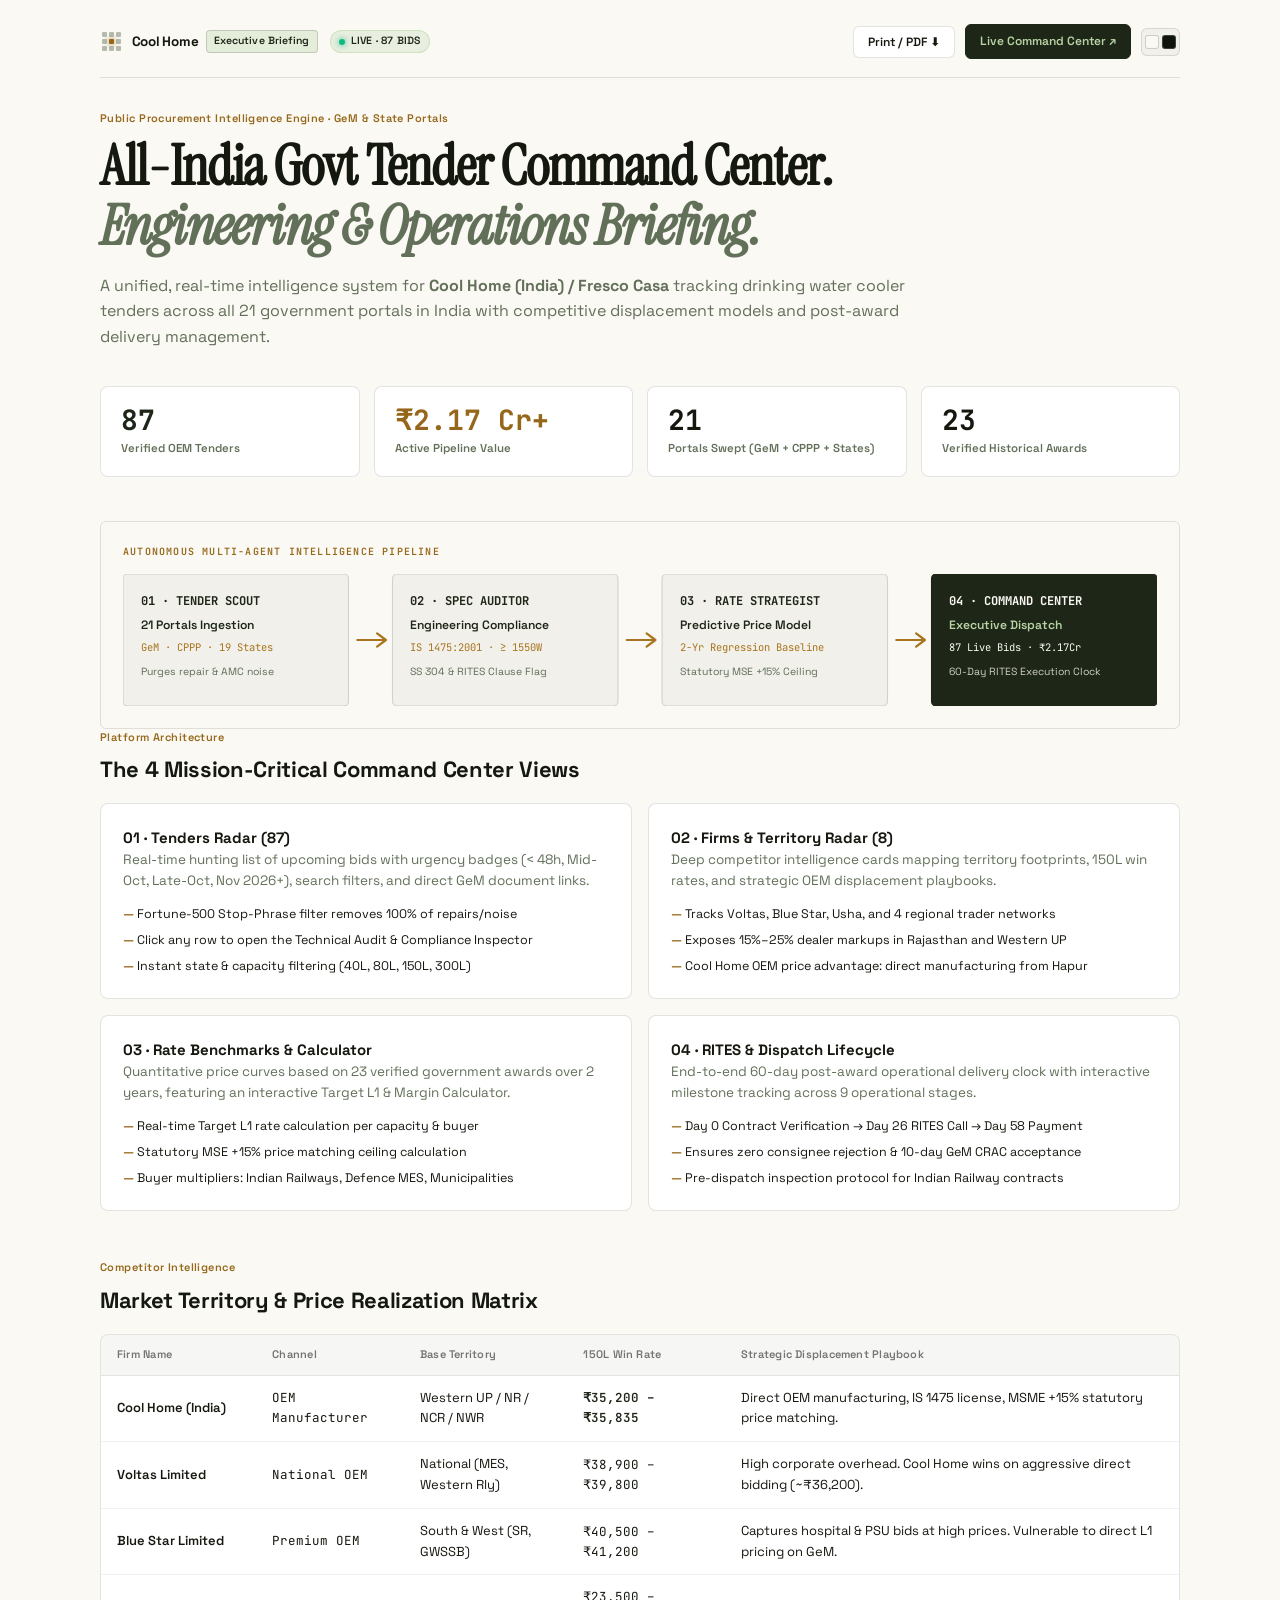
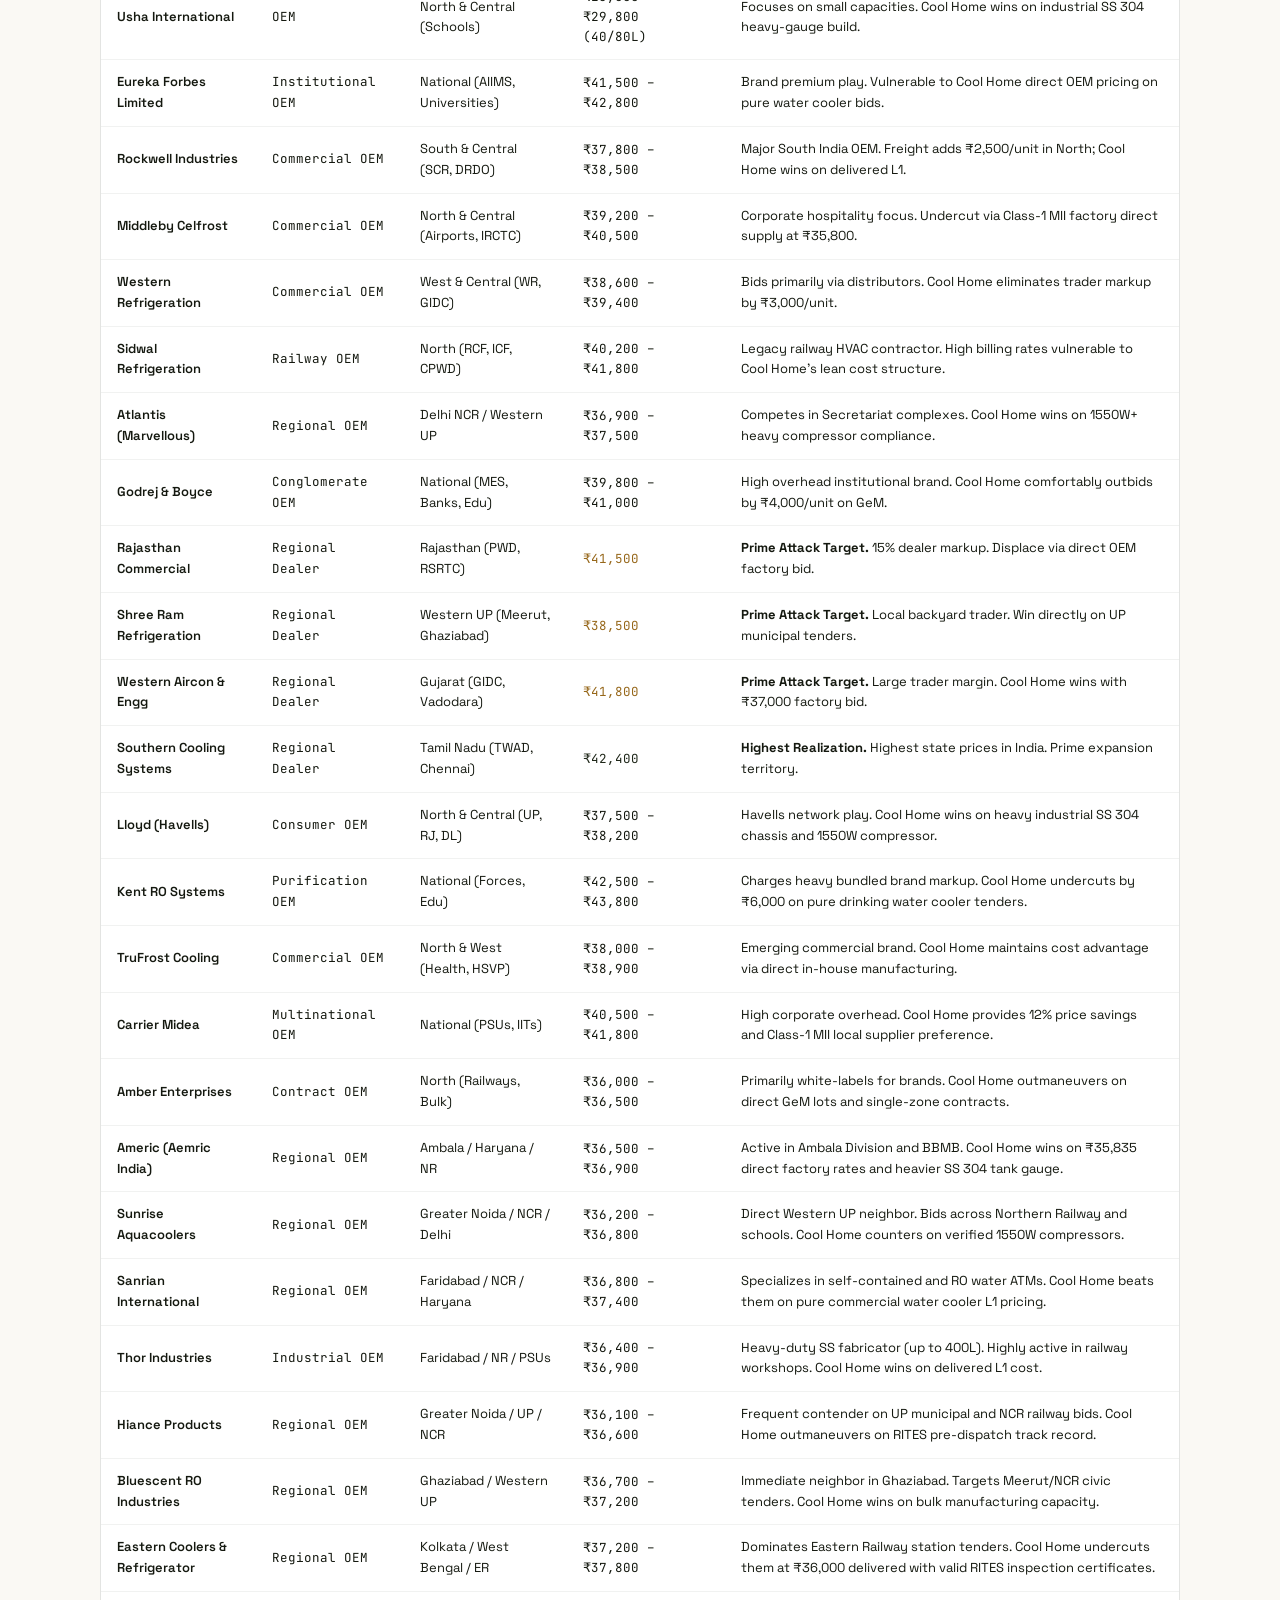
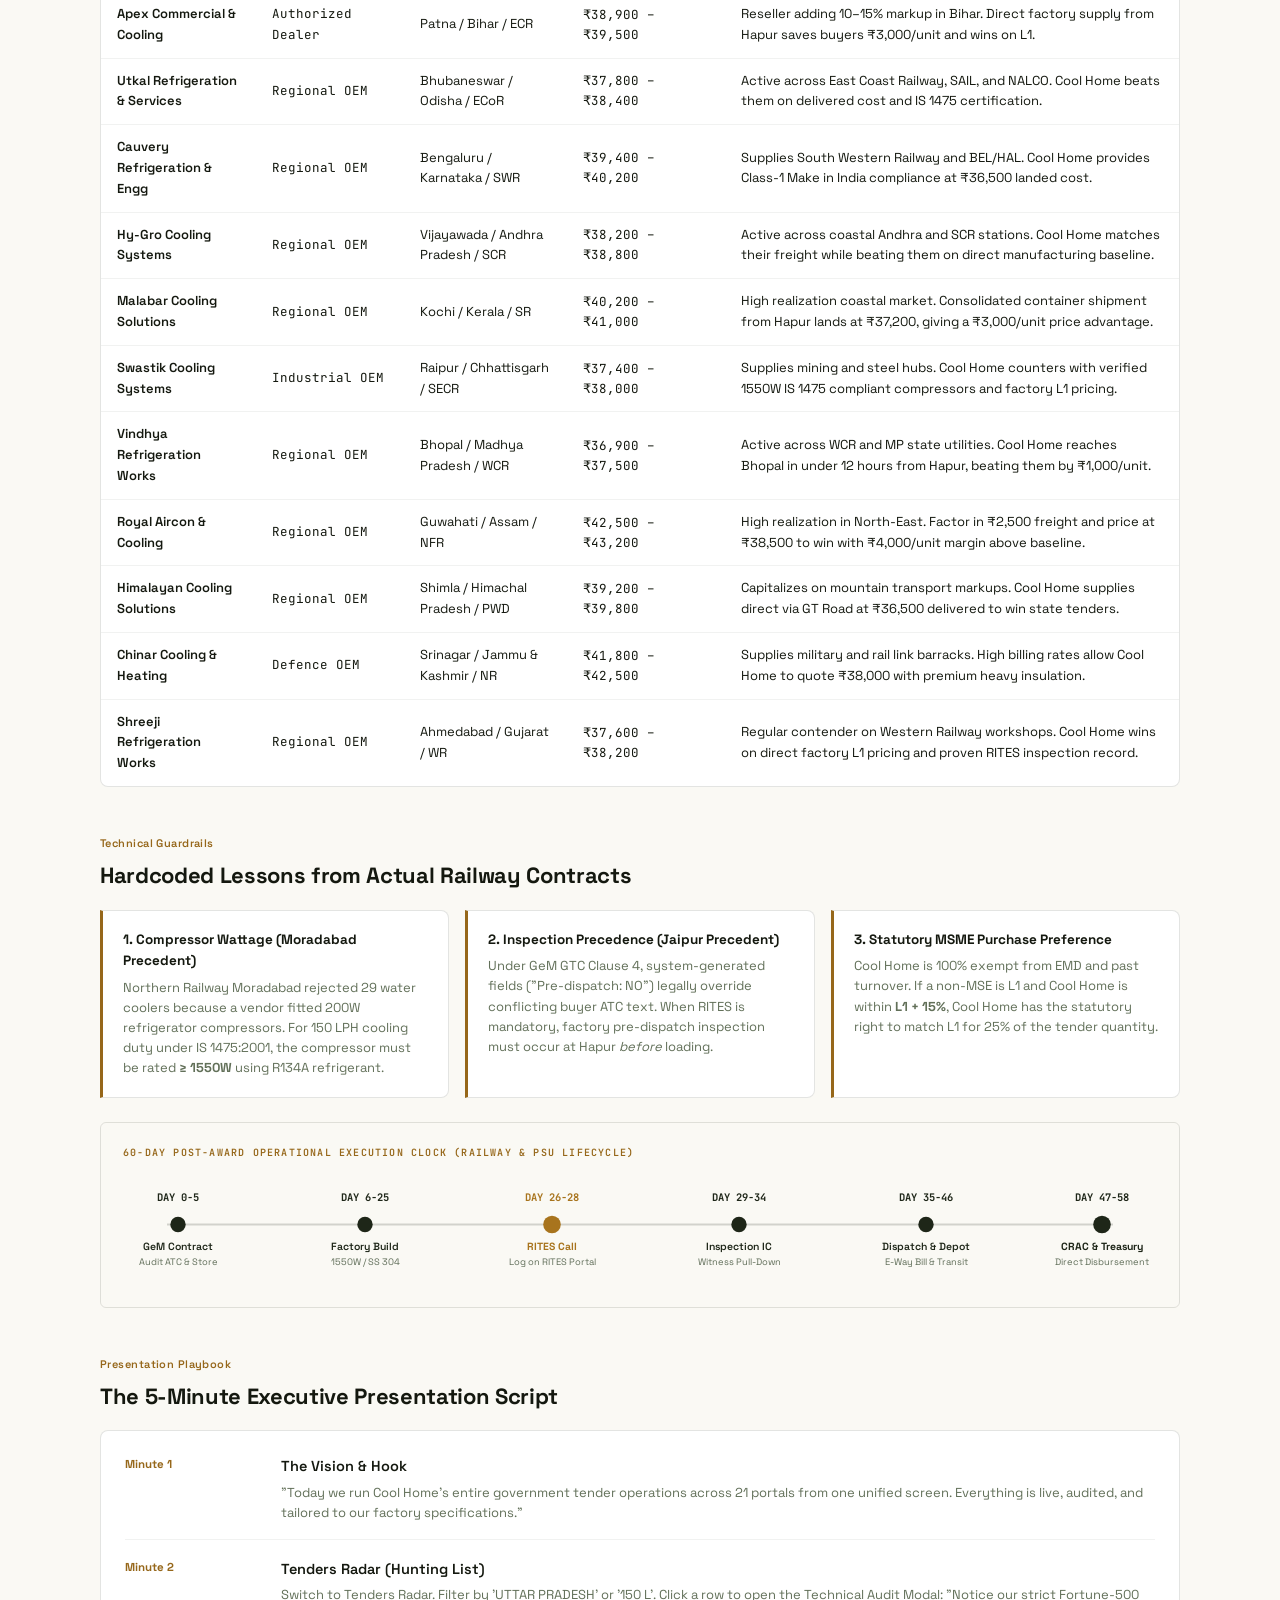
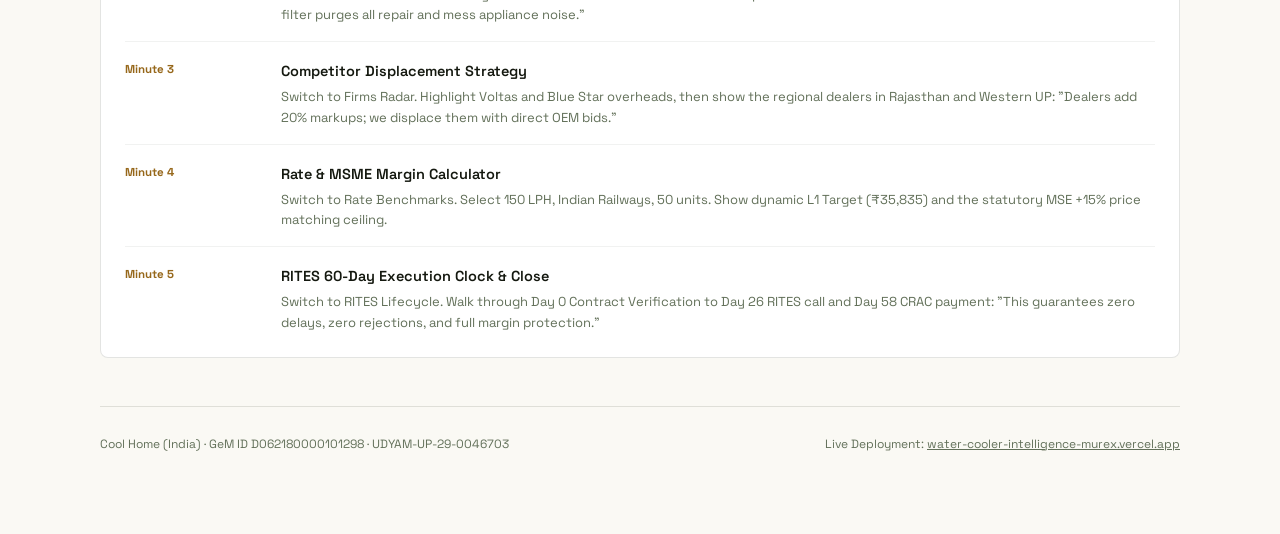
<file: intel/briefing.html>
<!doctype html>
<html lang="en">
<head>
<meta charset="utf-8">
<meta name="viewport" content="width=device-width, initial-scale=1.0">
<title>Cool Home (India) · Executive Briefing &amp; Portal Guide</title>
<link rel="preconnect" href="https://fonts.googleapis.com">
<link rel="preconnect" href="https://fonts.gstatic.com" crossorigin>
<link href="https://fonts.googleapis.com/css2?family=Instrument+Serif:ital@0;1&family=JetBrains+Mono:wght@400;500;600;700&family=Space+Grotesk:wght@300;400;500;600;700&display=swap" rel="stylesheet">
<style>
  :root {
    --forest-950: #14180f;
    --forest: #1e2618;
    --sage: #b8d4a4;
    --sage-bright: #d2e6c2;
    --sage-dim: #8fb07c;
    --paper: #faf9f4;
    --card: #ffffff;
    --ink-paper: #14180f;
    --grey-paper: #627059;
    --amber: #96671a;
    
    --surface: var(--paper);
    --panel: var(--card);
    --panel-elevated: #f4f3ec;
    --inset: rgba(27, 32, 21, 0.04);
    --ink: var(--ink-paper);
    --grey: var(--grey-paper);
    --faint: rgba(20, 24, 15, 0.58);
    --hairline: rgba(27, 32, 21, 0.12);
    --hairline-soft: rgba(27, 32, 21, 0.06);
    --solid: var(--forest);
    --on-solid: var(--sage);
    --accent: var(--sage);
    --on-accent: var(--forest);
    
    --font-sans: 'Space Grotesk', system-ui, -apple-system, sans-serif;
    --font-mono: 'JetBrains Mono', ui-monospace, monospace;
    --font-serif: 'Instrument Serif', Georgia, serif;
  }

  [data-theme="dark"] {
    --deep-0: #0e130c;
    --deep-1: #151b12;
    --deep-2: #1b2217;
    --ink-dark: #faf9f4;
    --grey-dark: #b2c2ab;
    
    --surface: var(--deep-0);
    --panel: var(--deep-1);
    --panel-elevated: var(--deep-2);
    --inset: rgba(250, 249, 244, 0.04);
    --ink: var(--ink-dark);
    --grey: var(--grey-dark);
    --faint: rgba(250, 249, 244, 0.60);
    --hairline: rgba(184, 212, 164, 0.15);
    --hairline-soft: rgba(184, 212, 164, 0.08);
    --solid: var(--sage-bright);
    --on-solid: var(--forest-950);
    --accent: var(--sage);
    --on-accent: var(--forest);
  }

  * { box-sizing: border-box; margin: 0; padding: 0; }
  html {
    -webkit-text-size-adjust: 100%;
  }
  body {
    background-color: var(--surface);
    color: var(--ink);
    font-family: var(--font-sans);
    line-height: 1.6;
    padding: 24px 20px 80px;
    -webkit-font-smoothing: antialiased;
    -moz-osx-font-smoothing: grayscale;
    transition: background 0.15s, color 0.15s;
  }

  .container {
    max-width: 1080px;
    margin: 0 auto;
  }

  /* Top Navigation Rail */
  .top-rail {
    display: flex;
    justify-content: space-between;
    align-items: center;
    padding-bottom: 18px;
    border-bottom: 1px solid var(--hairline);
    margin-bottom: 32px;
    gap: 16px;
    flex-wrap: wrap;
  }
  .rail-left {
    display: flex;
    align-items: center;
    gap: 12px;
  }
  .brand {
    display: inline-flex;
    align-items: center;
    gap: 9px;
    text-decoration: none;
    color: inherit;
  }
  .cluster {
    display: grid;
    grid-template-columns: repeat(3, 4.5px);
    grid-template-rows: repeat(3, 4.5px);
    gap: 2.5px;
    padding: 2px;
  }
  .cluster i {
    display: block;
    width: 4.5px;
    height: 4.5px;
    background: var(--grey);
    border-radius: 1px;
    opacity: 0.45;
  }
  .cluster i.hot {
    background: var(--amber);
    opacity: 1;
    box-shadow: 0 0 6px var(--amber);
  }
  .brand-headings {
    display: flex;
    align-items: center;
    gap: 7px;
  }
  .brand-title {
    font-family: var(--font-sans);
    font-weight: 700;
    font-size: 13.5px;
    letter-spacing: -0.015em;
    color: var(--ink);
    white-space: nowrap;
  }
  .brand-pill {
    font-family: var(--font-sans);
    font-weight: 600;
    font-size: 10.5px;
    color: var(--forest);
    background: rgba(184, 212, 164, 0.32);
    border: 1px solid rgba(30, 38, 24, 0.18);
    padding: 2px 7px;
    border-radius: 4px;
    letter-spacing: 0.01em;
    white-space: nowrap;
  }
  [data-theme="dark"] .brand-pill {
    color: var(--sage-bright);
    background: rgba(184, 212, 164, 0.15);
    border-color: rgba(184, 212, 164, 0.30);
  }
  .live-pill {
    display: inline-flex;
    align-items: center;
    gap: 6px;
    font-family: var(--font-sans);
    font-weight: 600;
    font-size: 10.5px;
    color: var(--forest);
    background: rgba(184, 212, 164, 0.25);
    border: 1px solid rgba(184, 212, 164, 0.50);
    padding: 2px 8px;
    border-radius: 12px;
    letter-spacing: 0.02em;
    white-space: nowrap;
  }
  [data-theme="dark"] .live-pill {
    color: var(--sage-bright);
    background: rgba(184, 212, 164, 0.12);
    border-color: rgba(184, 212, 164, 0.25);
  }
  .live-dot {
    width: 6px;
    height: 6px;
    border-radius: 50%;
    background: #10B981;
    box-shadow: 0 0 6px #10B981;
    display: inline-block;
    animation: pulse-dot 2s infinite ease-in-out;
  }
  @keyframes pulse-dot {
    0%, 100% { opacity: 1; transform: scale(1); }
    50% { opacity: 0.4; transform: scale(0.85); }
  }

  .actions {
    display: flex;
    align-items: center;
    gap: 10px;
  }
  .btn {
    font-family: var(--font-sans);
    font-size: 12px;
    font-weight: 600;
    padding: 7px 14px;
    border-radius: 6px;
    cursor: pointer;
    text-decoration: none;
    transition: all 0.15s;
    border: 1px solid var(--hairline);
    background: var(--panel);
    color: var(--ink);
    display: inline-flex;
    align-items: center;
    justify-content: center;
    gap: 6px;
    white-space: nowrap;
  }
  .btn:hover {
    border-color: var(--ink);
  }
  .btn-primary {
    background: var(--solid);
    color: var(--on-solid);
    border-color: var(--solid);
  }
  .btn-primary:hover {
    opacity: 0.92;
  }
  .theme-toggle {
    display: inline-flex;
    align-items: center;
    gap: 3px;
    padding: 3px;
    background: var(--inset);
    border: 1px solid var(--hairline);
    border-radius: 6px;
    cursor: pointer;
    height: 28px;
  }
  .theme-toggle .swatch {
    width: 14px;
    height: 14px;
    border-radius: 3px;
    border: 1px solid transparent;
    transition: all 0.15s ease;
  }
  .theme-toggle .swatch-light { background: #FAF9F4; border-color: rgba(27,32,21,0.2); }
  .theme-toggle .swatch-dark { background: #0E130C; border-color: rgba(250,249,244,0.2); }
  [data-theme="light"] .theme-toggle .swatch-light { border-color: var(--amber); box-shadow: 0 0 0 1px var(--amber); }
  [data-theme="dark"] .theme-toggle .swatch-dark { border-color: var(--amber); box-shadow: 0 0 0 1px var(--amber); }

  /* Hero Header */
  .hero-eyebrow {
    font-family: var(--font-sans);
    font-size: 11px;
    font-weight: 600;
    letter-spacing: 0.04em;
    color: var(--amber);
    margin-bottom: 8px;
  }
  .hero-title {
    font-family: var(--font-serif);
    font-size: clamp(32px, 5.2vw, 56px);
    line-height: 1.08;
    letter-spacing: -0.02em;
    margin-bottom: 16px;
    color: var(--ink);
  }
  .hero-title em {
    font-style: italic;
    color: var(--grey);
  }
  .hero-lede {
    font-size: 16px;
    color: var(--grey);
    max-width: 820px;
    margin-bottom: 36px;
    line-height: 1.6;
  }

  /* KPIs Bar */
  .kpi-grid {
    display: grid;
    grid-template-columns: repeat(auto-fit, minmax(220px, 1fr));
    gap: 14px;
    margin-bottom: 44px;
  }
  .kpi-card {
    background: var(--panel);
    border: 1px solid var(--hairline);
    padding: 18px 20px;
    border-radius: 8px;
    display: grid;
    gap: 4px;
  }
  .kpi-val {
    font-family: var(--font-mono);
    font-variant-numeric: tabular-nums;
    font-size: 28px;
    font-weight: 700;
    line-height: 1.1;
    color: var(--ink);
  }
  .kpi-label {
    font-family: var(--font-sans);
    font-size: 11.5px;
    font-weight: 600;
    color: var(--grey);
  }

  /* Sections */
  .section {
    margin-bottom: 48px;
  }
  .section-tag {
    font-family: var(--font-sans);
    font-size: 11px;
    font-weight: 600;
    letter-spacing: 0.04em;
    color: var(--amber);
    margin-bottom: 6px;
  }
  .section-title {
    font-family: var(--font-sans);
    font-size: 22px;
    font-weight: 700;
    letter-spacing: -0.015em;
    margin-bottom: 16px;
    color: var(--ink);
  }

  /* View Cards Grid */
  .view-grid {
    display: grid;
    grid-template-columns: 1fr 1fr;
    gap: 16px;
  }
  .view-card {
    background: var(--panel);
    border: 1px solid var(--hairline);
    border-radius: 8px;
    padding: 22px;
    display: flex;
    flex-direction: column;
    justify-content: space-between;
    gap: 12px;
  }
  .view-card h3 {
    font-family: var(--font-sans);
    font-size: 15px;
    font-weight: 700;
    color: var(--ink);
  }
  .view-card p {
    font-size: 13.5px;
    color: var(--grey);
    line-height: 1.55;
  }
  .view-card ul {
    list-style: none;
    font-family: var(--font-sans);
    font-size: 12.5px;
    color: var(--ink);
    display: grid;
    gap: 6px;
  }
  .view-card ul li::before {
    content: "— ";
    color: var(--amber);
    font-weight: 600;
  }

  /* Table */
  .table-box {
    background: var(--panel);
    border: 1px solid var(--hairline);
    border-radius: 8px;
    overflow-x: auto;
    -webkit-overflow-scrolling: touch;
  }
  table {
    width: 100%;
    border-collapse: collapse;
    font-size: 13px;
    text-align: left;
    min-width: 680px;
  }
  th {
    font-family: var(--font-sans);
    font-size: 11px;
    font-weight: 600;
    letter-spacing: 0.02em;
    color: var(--faint);
    padding: 11px 16px;
    border-bottom: 1px solid var(--hairline);
    background: var(--inset);
    white-space: nowrap;
  }
  td {
    padding: 12px 16px;
    border-bottom: 1px solid var(--hairline-soft);
    vertical-align: middle;
  }
  tr:last-child td { border-bottom: none; }
  .td-bold { font-weight: 600; color: var(--ink); }
  .td-mono { font-family: var(--font-mono); font-variant-numeric: tabular-nums; font-size: 12.5px; }

  /* Technical Guardrails Box */
  .guardrail-grid {
    display: grid;
    grid-template-columns: repeat(auto-fit, minmax(280px, 1fr));
    gap: 16px;
  }
  .guardrail-card {
    background: var(--panel);
    border-left: 3px solid var(--amber);
    border-top: 1px solid var(--hairline);
    border-right: 1px solid var(--hairline);
    border-bottom: 1px solid var(--hairline);
    padding: 18px 20px;
    border-radius: 0 8px 8px 0;
  }
  .guardrail-card h4 {
    font-family: var(--font-sans);
    font-size: 13.5px;
    font-weight: 700;
    margin-bottom: 6px;
    color: var(--ink);
  }
  .guardrail-card p {
    font-size: 13px;
    color: var(--grey);
    line-height: 1.55;
  }

  /* Demo Script Box */
  .script-box {
    background: var(--panel);
    border: 1px solid var(--hairline);
    padding: 24px;
    border-radius: 8px;
    display: grid;
    gap: 18px;
  }
  .script-step {
    display: grid;
    grid-template-columns: 140px 1fr;
    gap: 16px;
    align-items: start;
    border-bottom: 1px solid var(--hairline-soft);
    padding-bottom: 16px;
  }
  .script-step:last-child {
    border-bottom: none;
    padding-bottom: 0;
  }
  .step-tag {
    font-family: var(--font-sans);
    font-size: 11.5px;
    font-weight: 700;
    color: var(--amber);
  }
  .step-body b {
    display: block;
    font-size: 14.5px;
    font-weight: 600;
    color: var(--ink);
    margin-bottom: 4px;
  }
  .step-body p {
    font-size: 13px;
    color: var(--grey);
    line-height: 1.55;
  }

  /* Footer */
  .footer {
    padding-top: 28px;
    border-top: 1px solid var(--hairline);
    display: flex;
    justify-content: space-between;
    align-items: center;
    font-family: var(--font-sans);
    font-size: 12px;
    color: var(--grey);
    flex-wrap: wrap;
    gap: 10px;
  }

  @media (max-width: 768px) {
    body { padding: 16px 14px 60px; }
    .top-rail {
      flex-direction: column;
      align-items: flex-start;
      gap: 12px;
    }
    .actions {
      width: 100%;
      justify-content: space-between;
      flex-wrap: wrap;
    }
    .view-grid { grid-template-columns: 1fr; }
    .script-step {
      grid-template-columns: 1fr;
      gap: 6px;
    }
  }

  @media (max-width: 480px) {
    .brand-pill { display: none; }
    .hero-title { font-size: 28px; }
    .kpi-grid { grid-template-columns: 1fr 1fr; gap: 8px; }
    .kpi-card { padding: 12px 14px; }
    .kpi-val { font-size: 22px; }
  }

  @media print {
    @page { size: A4 portrait; margin: 12mm 14mm 12mm 14mm; }
    body { padding: 0; background: #FAF9F4 !important; color: #1E2618 !important; -webkit-print-color-adjust: exact; print-color-adjust: exact; }
    .top-rail .actions { display: none; }
    .page-break { break-before: page; page-break-before: always; }
    .kpi-card, .view-card, .guardrail-card, .table-box, .script-box, .arch-box, .timeline-box { break-inside: avoid; page-break-inside: avoid; }
    table { width: 100%; border-collapse: collapse; }
    tr { break-inside: avoid; page-break-inside: avoid; }
  }
</style>
</head>
<body>

<div class="container">
  <!-- Top Rail -->
    <!-- Top Rail -->
  <header class="top-rail">
    <div class="rail-left">
      <a href="./index.html" class="brand" aria-label="Cool Home Command Center">
        <span class="cluster" aria-hidden="true">
          <i></i><i></i><i></i>
          <i></i><i class="hot"></i><i></i>
          <i></i><i></i><i></i>
        </span>
        <div class="brand-headings">
          <span class="brand-title">Cool Home</span>
          <span class="brand-pill">Executive Briefing</span>
        </div>
      </a>
      <span class="live-pill"><span class="live-dot"></span> LIVE · 87 BIDS</span>
    </div>
    <div class="actions">
      <button class="btn" onclick="window.print()">Print / PDF ⬇</button>
      <a href="./index.html" class="btn btn-primary">Live Command Center ↗</a>
      <button onclick="toggleTheme()" class="theme-toggle" aria-label="Toggle light/dark theme" title="Toggle theme">
        <span class="swatch swatch-light"></span>
        <span class="swatch swatch-dark"></span>
      </button>
    </div>
  </header>

  <!-- Hero Header -->
  <div class="hero-eyebrow">Public Procurement Intelligence Engine · GeM &amp; State Portals</div>
  <h1 class="hero-title">All-India Govt Tender Command Center.<br><em>Engineering &amp; Operations Briefing.</em></h1>
  <p class="hero-lede">
    A unified, real-time intelligence system for <strong>Cool Home (India) / Fresco Casa</strong> tracking drinking water cooler tenders across all 21 government portals in India with competitive displacement models and post-award delivery management.
  </p>

  <!-- Key Metrics (KPIs) -->
  <div class="kpi-grid">
    <div class="kpi-card">
      <div class="kpi-val" style="color:var(--forest)">87</div>
      <div class="kpi-label">Verified OEM Tenders</div>
    </div>
    <div class="kpi-card">
      <div class="kpi-val" style="color:var(--amber)">₹2.17 Cr+</div>
      <div class="kpi-label">Active Pipeline Value</div>
    </div>
    <div class="kpi-card">
      <div class="kpi-val">21</div>
      <div class="kpi-label">Portals Swept (GeM + CPPP + States)</div>
    </div>
    <div class="kpi-card">
      <div class="kpi-val">23</div>
      <div class="kpi-label">Verified Historical Awards</div>
    </div>
  </div>

  <!-- Autonomous Multi-Agent Pipeline Architecture (Pure Vector SVG) -->
  <div class="arch-box" style="margin-top: 24px; background: var(--paper-card); border: 1px solid var(--hairline); border-radius: 6px; padding: 22px;">
    <div style="font-family: var(--font-mono); font-size: 10px; font-weight: 600; letter-spacing: 0.12em; text-transform: uppercase; color: var(--amber); margin-bottom: 14px;">Autonomous Multi-Agent Intelligence Pipeline</div>
    <svg viewBox="0 0 940 120" fill="none" xmlns="http://www.w3.org/2000/svg" style="width: 100%; height: auto; display: block;">
      <!-- Step 1: Tender Scout -->
      <rect x="0" y="0" width="205" height="120" rx="4" fill="#1E2618" fill-opacity="0.04" stroke="#1E2618" stroke-opacity="0.16"/>
      <text x="16" y="28" font-family="JetBrains Mono, monospace" font-size="11" font-weight="700" fill="#1E2618">01 · TENDER SCOUT</text>
      <text x="16" y="50" font-family="Space Grotesk, sans-serif" font-size="11" font-weight="600" fill="#1E2618">21 Portals Ingestion</text>
      <text x="16" y="70" font-family="JetBrains Mono, monospace" font-size="9.5" fill="#A8741D">GeM · CPPP · 19 States</text>
      <text x="16" y="92" font-family="Space Grotesk, sans-serif" font-size="9.5" fill="#5F6D58">Purges repair &amp; AMC noise</text>

      <!-- Connector 1 -->
      <path d="M213 60 H237 M231 54 L239 60 L231 66" stroke="#A8741D" stroke-width="2" stroke-linecap="round" stroke-linejoin="round"/>

      <!-- Step 2: Spec Auditor -->
      <rect x="245" y="0" width="205" height="120" rx="4" fill="#1E2618" fill-opacity="0.04" stroke="#1E2618" stroke-opacity="0.16"/>
      <text x="261" y="28" font-family="JetBrains Mono, monospace" font-size="11" font-weight="700" fill="#1E2618">02 · SPEC AUDITOR</text>
      <text x="261" y="50" font-family="Space Grotesk, sans-serif" font-size="11" font-weight="600" fill="#1E2618">Engineering Compliance</text>
      <text x="261" y="70" font-family="JetBrains Mono, monospace" font-size="9.5" fill="#A8741D">IS 1475:2001 · ≥ 1550W</text>
      <text x="261" y="92" font-family="Space Grotesk, sans-serif" font-size="9.5" fill="#5F6D58">SS 304 &amp; RITES Clause Flag</text>

      <!-- Connector 2 -->
      <path d="M458 60 H482 M476 54 L484 60 L476 66" stroke="#A8741D" stroke-width="2" stroke-linecap="round" stroke-linejoin="round"/>

      <!-- Step 3: Rate Strategist -->
      <rect x="490" y="0" width="205" height="120" rx="4" fill="#1E2618" fill-opacity="0.04" stroke="#1E2618" stroke-opacity="0.16"/>
      <text x="506" y="28" font-family="JetBrains Mono, monospace" font-size="11" font-weight="700" fill="#1E2618">03 · RATE STRATEGIST</text>
      <text x="506" y="50" font-family="Space Grotesk, sans-serif" font-size="11" font-weight="600" fill="#1E2618">Predictive Price Model</text>
      <text x="506" y="70" font-family="JetBrains Mono, monospace" font-size="9.5" fill="#A8741D">2-Yr Regression Baseline</text>
      <text x="506" y="92" font-family="Space Grotesk, sans-serif" font-size="9.5" fill="#5F6D58">Statutory MSE +15% Ceiling</text>

      <!-- Connector 3 -->
      <path d="M703 60 H727 M721 54 L729 60 L721 66" stroke="#A8741D" stroke-width="2" stroke-linecap="round" stroke-linejoin="round"/>

      <!-- Step 4: Command Center -->
      <rect x="735" y="0" width="205" height="120" rx="4" fill="#1E2618" stroke="#1E2618"/>
      <text x="751" y="28" font-family="JetBrains Mono, monospace" font-size="11" font-weight="700" fill="#FAF9F4">04 · COMMAND CENTER</text>
      <text x="751" y="50" font-family="Space Grotesk, sans-serif" font-size="11" font-weight="600" fill="#B8D4A4">Executive Dispatch</text>
      <text x="751" y="70" font-family="JetBrains Mono, monospace" font-size="9.5" fill="#FAF9F4">87 Live Bids · ₹2.17Cr</text>
      <text x="751" y="92" font-family="Space Grotesk, sans-serif" font-size="9.5" fill="#FAF9F4" fill-opacity="0.8">60-Day RITES Execution Clock</text>
    </svg>
  </div>

  <!-- Section 1: The 4 Core Views -->
  <section class="section page-break">
    <div class="section-tag">Platform Architecture</div>
    <h2 class="section-title">The 4 Mission-Critical Command Center Views</h2>
    <div class="view-grid">
      <div class="view-card">
        <div>
          <h3>01 · Tenders Radar (87)</h3>
          <p>Real-time hunting list of upcoming bids with urgency badges (< 48h, Mid-Oct, Late-Oct, Nov 2026+), search filters, and direct GeM document links.</p>
        </div>
        <ul>
          <li>Fortune-500 Stop-Phrase filter removes 100% of repairs/noise</li>
          <li>Click any row to open the Technical Audit &amp; Compliance Inspector</li>
          <li>Instant state &amp; capacity filtering (40L, 80L, 150L, 300L)</li>
        </ul>
      </div>

      <div class="view-card">
        <div>
          <h3>02 · Firms &amp; Territory Radar (8)</h3>
          <p>Deep competitor intelligence cards mapping territory footprints, 150L win rates, and strategic OEM displacement playbooks.</p>
        </div>
        <ul>
          <li>Tracks Voltas, Blue Star, Usha, and 4 regional trader networks</li>
          <li>Exposes 15%–25% dealer markups in Rajasthan and Western UP</li>
          <li>Cool Home OEM price advantage: direct manufacturing from Hapur</li>
        </ul>
      </div>

      <div class="view-card">
        <div>
          <h3>03 · Rate Benchmarks &amp; Calculator</h3>
          <p>Quantitative price curves based on 23 verified government awards over 2 years, featuring an interactive Target L1 &amp; Margin Calculator.</p>
        </div>
        <ul>
          <li>Real-time Target L1 rate calculation per capacity &amp; buyer</li>
          <li>Statutory MSE +15% price matching ceiling calculation</li>
          <li>Buyer multipliers: Indian Railways, Defence MES, Municipalities</li>
        </ul>
      </div>

      <div class="view-card">
        <div>
          <h3>04 · RITES &amp; Dispatch Lifecycle</h3>
          <p>End-to-end 60-day post-award operational delivery clock with interactive milestone tracking across 9 operational stages.</p>
        </div>
        <ul>
          <li>Day 0 Contract Verification → Day 26 RITES Call → Day 58 Payment</li>
          <li>Ensures zero consignee rejection &amp; 10-day GeM CRAC acceptance</li>
          <li>Pre-dispatch inspection protocol for Indian Railway contracts</li>
        </ul>
      </div>
    </div>
  </section>

  <!-- Section 2: Competitor Displacement Matrix -->
  <section class="section page-break">
    <div class="section-tag">Competitor Intelligence</div>
    <h2 class="section-title">Market Territory &amp; Price Realization Matrix</h2>
    <div class="table-box">
      <table>
        <thead>
          <tr>
            <th>Firm Name</th>
            <th>Channel</th>
            <th>Base Territory</th>
            <th>150L Win Rate</th>
            <th>Strategic Displacement Playbook</th>
          </tr>
        </thead>
                <tbody>
          <tr>
            <td class="td-bold">Cool Home (India)</td>
            <td><span class="td-mono">OEM Manufacturer</span></td>
            <td>Western UP / NR / NCR / NWR</td>
            <td class="td-mono td-bold" style="color:var(--forest)">₹35,200 – ₹35,835</td>
            <td>Direct OEM manufacturing, IS 1475 license, MSME +15% statutory price matching.</td>
          </tr>
          <tr>
            <td class="td-bold">Voltas Limited</td>
            <td><span class="td-mono">National OEM</span></td>
            <td>National (MES, Western Rly)</td>
            <td class="td-mono">₹38,900 – ₹39,800</td>
            <td>High corporate overhead. Cool Home wins on aggressive direct bidding (~₹36,200).</td>
          </tr>
          <tr>
            <td class="td-bold">Blue Star Limited</td>
            <td><span class="td-mono">Premium OEM</span></td>
            <td>South &amp; West (SR, GWSSB)</td>
            <td class="td-mono">₹40,500 – ₹41,200</td>
            <td>Captures hospital &amp; PSU bids at high prices. Vulnerable to direct L1 pricing on GeM.</td>
          </tr>
          <tr>
            <td class="td-bold">Usha International</td>
            <td><span class="td-mono">OEM</span></td>
            <td>North &amp; Central (Schools)</td>
            <td class="td-mono">₹23,500 – ₹29,800 (40/80L)</td>
            <td>Focuses on small capacities. Cool Home wins on industrial SS 304 heavy-gauge build.</td>
          </tr>
          <tr>
            <td class="td-bold">Eureka Forbes Limited</td>
            <td><span class="td-mono">Institutional OEM</span></td>
            <td>National (AIIMS, Universities)</td>
            <td class="td-mono">₹41,500 – ₹42,800</td>
            <td>Brand premium play. Vulnerable to Cool Home direct OEM pricing on pure water cooler bids.</td>
          </tr>
          <tr>
            <td class="td-bold">Rockwell Industries</td>
            <td><span class="td-mono">Commercial OEM</span></td>
            <td>South &amp; Central (SCR, DRDO)</td>
            <td class="td-mono">₹37,800 – ₹38,500</td>
            <td>Major South India OEM. Freight adds ₹2,500/unit in North; Cool Home wins on delivered L1.</td>
          </tr>
          <tr>
            <td class="td-bold">Middleby Celfrost</td>
            <td><span class="td-mono">Commercial OEM</span></td>
            <td>North &amp; Central (Airports, IRCTC)</td>
            <td class="td-mono">₹39,200 – ₹40,500</td>
            <td>Corporate hospitality focus. Undercut via Class-1 MII factory direct supply at ₹35,800.</td>
          </tr>
          <tr>
            <td class="td-bold">Western Refrigeration</td>
            <td><span class="td-mono">Commercial OEM</span></td>
            <td>West &amp; Central (WR, GIDC)</td>
            <td class="td-mono">₹38,600 – ₹39,400</td>
            <td>Bids primarily via distributors. Cool Home eliminates trader markup by ₹3,000/unit.</td>
          </tr>
          <tr>
            <td class="td-bold">Sidwal Refrigeration</td>
            <td><span class="td-mono">Railway OEM</span></td>
            <td>North (RCF, ICF, CPWD)</td>
            <td class="td-mono">₹40,200 – ₹41,800</td>
            <td>Legacy railway HVAC contractor. High billing rates vulnerable to Cool Home's lean cost structure.</td>
          </tr>
          <tr>
            <td class="td-bold">Atlantis (Marvellous)</td>
            <td><span class="td-mono">Regional OEM</span></td>
            <td>Delhi NCR / Western UP</td>
            <td class="td-mono">₹36,900 – ₹37,500</td>
            <td>Competes in Secretariat complexes. Cool Home wins on 1550W+ heavy compressor compliance.</td>
          </tr>
          <tr>
            <td class="td-bold">Godrej &amp; Boyce</td>
            <td><span class="td-mono">Conglomerate OEM</span></td>
            <td>National (MES, Banks, Edu)</td>
            <td class="td-mono">₹39,800 – ₹41,000</td>
            <td>High overhead institutional brand. Cool Home comfortably outbids by ₹4,000/unit on GeM.</td>
          </tr>
          <tr>
            <td class="td-bold">Rajasthan Commercial</td>
            <td><span class="td-mono">Regional Dealer</span></td>
            <td>Rajasthan (PWD, RSRTC)</td>
            <td class="td-mono" style="color:var(--amber)">₹41,500</td>
            <td><strong>Prime Attack Target.</strong> 15% dealer markup. Displace via direct OEM factory bid.</td>
          </tr>
          <tr>
            <td class="td-bold">Shree Ram Refrigeration</td>
            <td><span class="td-mono">Regional Dealer</span></td>
            <td>Western UP (Meerut, Ghaziabad)</td>
            <td class="td-mono" style="color:var(--amber)">₹38,500</td>
            <td><strong>Prime Attack Target.</strong> Local backyard trader. Win directly on UP municipal tenders.</td>
          </tr>
          <tr>
            <td class="td-bold">Western Aircon &amp; Engg</td>
            <td><span class="td-mono">Regional Dealer</span></td>
            <td>Gujarat (GIDC, Vadodara)</td>
            <td class="td-mono" style="color:var(--amber)">₹41,800</td>
            <td><strong>Prime Attack Target.</strong> Large trader margin. Cool Home wins with ₹37,000 factory bid.</td>
          </tr>
          <tr>
            <td class="td-bold">Southern Cooling Systems</td>
            <td><span class="td-mono">Regional Dealer</span></td>
            <td>Tamil Nadu (TWAD, Chennai)</td>
            <td class="td-mono" style="color:var(--forest)">₹42,400</td>
            <td><strong>Highest Realization.</strong> Highest state prices in India. Prime expansion territory.</td>
          </tr>
          <tr>
            <td class="td-bold">Lloyd (Havells)</td>
            <td><span class="td-mono">Consumer OEM</span></td>
            <td>North &amp; Central (UP, RJ, DL)</td>
            <td class="td-mono">₹37,500 – ₹38,200</td>
            <td>Havells network play. Cool Home wins on heavy industrial SS 304 chassis and 1550W compressor.</td>
          </tr>
          <tr>
            <td class="td-bold">Kent RO Systems</td>
            <td><span class="td-mono">Purification OEM</span></td>
            <td>National (Forces, Edu)</td>
            <td class="td-mono">₹42,500 – ₹43,800</td>
            <td>Charges heavy bundled brand markup. Cool Home undercuts by ₹6,000 on pure drinking water cooler tenders.</td>
          </tr>
          <tr>
            <td class="td-bold">TruFrost Cooling</td>
            <td><span class="td-mono">Commercial OEM</span></td>
            <td>North &amp; West (Health, HSVP)</td>
            <td class="td-mono">₹38,000 – ₹38,900</td>
            <td>Emerging commercial brand. Cool Home maintains cost advantage via direct in-house manufacturing.</td>
          </tr>
          <tr>
            <td class="td-bold">Carrier Midea</td>
            <td><span class="td-mono">Multinational OEM</span></td>
            <td>National (PSUs, IITs)</td>
            <td class="td-mono">₹40,500 – ₹41,800</td>
            <td>High corporate overhead. Cool Home provides 12% price savings and Class-1 MII local supplier preference.</td>
          </tr>
          <tr>
            <td class="td-bold">Amber Enterprises</td>
            <td><span class="td-mono">Contract OEM</span></td>
            <td>North (Railways, Bulk)</td>
            <td class="td-mono">₹36,000 – ₹36,500</td>
            <td>Primarily white-labels for brands. Cool Home outmaneuvers on direct GeM lots and single-zone contracts.</td>
          </tr>
          <tr>
            <td class="td-bold">Americ (Aemric India)</td>
            <td><span class="td-mono">Regional OEM</span></td>
            <td>Ambala / Haryana / NR</td>
            <td class="td-mono">₹36,500 – ₹36,900</td>
            <td>Active in Ambala Division and BBMB. Cool Home wins on ₹35,835 direct factory rates and heavier SS 304 tank gauge.</td>
          </tr>
          <tr>
            <td class="td-bold">Sunrise Aquacoolers</td>
            <td><span class="td-mono">Regional OEM</span></td>
            <td>Greater Noida / NCR / Delhi</td>
            <td class="td-mono">₹36,200 – ₹36,800</td>
            <td>Direct Western UP neighbor. Bids across Northern Railway and schools. Cool Home counters on verified 1550W compressors.</td>
          </tr>
          <tr>
            <td class="td-bold">Sanrian International</td>
            <td><span class="td-mono">Regional OEM</span></td>
            <td>Faridabad / NCR / Haryana</td>
            <td class="td-mono">₹36,800 – ₹37,400</td>
            <td>Specializes in self-contained and RO water ATMs. Cool Home beats them on pure commercial water cooler L1 pricing.</td>
          </tr>
          <tr>
            <td class="td-bold">Thor Industries</td>
            <td><span class="td-mono">Industrial OEM</span></td>
            <td>Faridabad / NR / PSUs</td>
            <td class="td-mono">₹36,400 – ₹36,900</td>
            <td>Heavy-duty SS fabricator (up to 400L). Highly active in railway workshops. Cool Home wins on delivered L1 cost.</td>
          </tr>
          <tr>
            <td class="td-bold">Hiance Products</td>
            <td><span class="td-mono">Regional OEM</span></td>
            <td>Greater Noida / UP / NCR</td>
            <td class="td-mono">₹36,100 – ₹36,600</td>
            <td>Frequent contender on UP municipal and NCR railway bids. Cool Home outmaneuvers on RITES pre-dispatch track record.</td>
          </tr>
          <tr>
            <td class="td-bold">Bluescent RO Industries</td>
            <td><span class="td-mono">Regional OEM</span></td>
            <td>Ghaziabad / Western UP</td>
            <td class="td-mono">₹36,700 – ₹37,200</td>
            <td>Immediate neighbor in Ghaziabad. Targets Meerut/NCR civic tenders. Cool Home wins on bulk manufacturing capacity.</td>
          </tr>
          <tr>
            <td class="td-bold">Eastern Coolers &amp; Refrigerator</td>
            <td><span class="td-mono">Regional OEM</span></td>
            <td>Kolkata / West Bengal / ER</td>
            <td class="td-mono">₹37,200 – ₹37,800</td>
            <td>Dominates Eastern Railway station tenders. Cool Home undercuts them at ₹36,000 delivered with valid RITES inspection certificates.</td>
          </tr>
          <tr>
            <td class="td-bold">Apex Commercial &amp; Cooling</td>
            <td><span class="td-mono">Authorized Dealer</span></td>
            <td>Patna / Bihar / ECR</td>
            <td class="td-mono">₹38,900 – ₹39,500</td>
            <td>Reseller adding 10–15% markup in Bihar. Direct factory supply from Hapur saves buyers ₹3,000/unit and wins on L1.</td>
          </tr>
          <tr>
            <td class="td-bold">Utkal Refrigeration &amp; Services</td>
            <td><span class="td-mono">Regional OEM</span></td>
            <td>Bhubaneswar / Odisha / ECoR</td>
            <td class="td-mono">₹37,800 – ₹38,400</td>
            <td>Active across East Coast Railway, SAIL, and NALCO. Cool Home beats them on delivered cost and IS 1475 certification.</td>
          </tr>
          <tr>
            <td class="td-bold">Cauvery Refrigeration &amp; Engg</td>
            <td><span class="td-mono">Regional OEM</span></td>
            <td>Bengaluru / Karnataka / SWR</td>
            <td class="td-mono">₹39,400 – ₹40,200</td>
            <td>Supplies South Western Railway and BEL/HAL. Cool Home provides Class-1 Make in India compliance at ₹36,500 landed cost.</td>
          </tr>
          <tr>
            <td class="td-bold">Hy-Gro Cooling Systems</td>
            <td><span class="td-mono">Regional OEM</span></td>
            <td>Vijayawada / Andhra Pradesh / SCR</td>
            <td class="td-mono">₹38,200 – ₹38,800</td>
            <td>Active across coastal Andhra and SCR stations. Cool Home matches their freight while beating them on direct manufacturing baseline.</td>
          </tr>
          <tr>
            <td class="td-bold">Malabar Cooling Solutions</td>
            <td><span class="td-mono">Regional OEM</span></td>
            <td>Kochi / Kerala / SR</td>
            <td class="td-mono">₹40,200 – ₹41,000</td>
            <td>High realization coastal market. Consolidated container shipment from Hapur lands at ₹37,200, giving a ₹3,000/unit price advantage.</td>
          </tr>
          <tr>
            <td class="td-bold">Swastik Cooling Systems</td>
            <td><span class="td-mono">Industrial OEM</span></td>
            <td>Raipur / Chhattisgarh / SECR</td>
            <td class="td-mono">₹37,400 – ₹38,000</td>
            <td>Supplies mining and steel hubs. Cool Home counters with verified 1550W IS 1475 compliant compressors and factory L1 pricing.</td>
          </tr>
          <tr>
            <td class="td-bold">Vindhya Refrigeration Works</td>
            <td><span class="td-mono">Regional OEM</span></td>
            <td>Bhopal / Madhya Pradesh / WCR</td>
            <td class="td-mono">₹36,900 – ₹37,500</td>
            <td>Active across WCR and MP state utilities. Cool Home reaches Bhopal in under 12 hours from Hapur, beating them by ₹1,000/unit.</td>
          </tr>
          <tr>
            <td class="td-bold">Royal Aircon &amp; Cooling</td>
            <td><span class="td-mono">Regional OEM</span></td>
            <td>Guwahati / Assam / NFR</td>
            <td class="td-mono">₹42,500 – ₹43,200</td>
            <td>High realization in North-East. Factor in ₹2,500 freight and price at ₹38,500 to win with ₹4,000/unit margin above baseline.</td>
          </tr>
          <tr>
            <td class="td-bold">Himalayan Cooling Solutions</td>
            <td><span class="td-mono">Regional OEM</span></td>
            <td>Shimla / Himachal Pradesh / PWD</td>
            <td class="td-mono">₹39,200 – ₹39,800</td>
            <td>Capitalizes on mountain transport markups. Cool Home supplies direct via GT Road at ₹36,500 delivered to win state tenders.</td>
          </tr>
          <tr>
            <td class="td-bold">Chinar Cooling &amp; Heating</td>
            <td><span class="td-mono">Defence OEM</span></td>
            <td>Srinagar / Jammu &amp; Kashmir / NR</td>
            <td class="td-mono">₹41,800 – ₹42,500</td>
            <td>Supplies military and rail link barracks. High billing rates allow Cool Home to quote ₹38,000 with premium heavy insulation.</td>
          </tr>
          <tr>
            <td class="td-bold">Shreeji Refrigeration Works</td>
            <td><span class="td-mono">Regional OEM</span></td>
            <td>Ahmedabad / Gujarat / WR</td>
            <td class="td-mono">₹37,600 – ₹38,200</td>
            <td>Regular contender on Western Railway workshops. Cool Home wins on direct factory L1 pricing and proven RITES inspection record.</td>
          </tr>
        </tbody>
      </table>
    </div>
  </section>

  <!-- Section 3: Engineering Technical Guardrails -->
  <section class="section page-break">
    <div class="section-tag">Technical Guardrails</div>
    <h2 class="section-title">Hardcoded Lessons from Actual Railway Contracts</h2>
    <div class="guardrail-grid">
      <div class="guardrail-card">
        <h4>1. Compressor Wattage (Moradabad Precedent)</h4>
        <p>Northern Railway Moradabad rejected 29 water coolers because a vendor fitted 200W refrigerator compressors. For 150 LPH cooling duty under IS 1475:2001, the compressor must be rated <strong>≥ 1550W</strong> using R134A refrigerant.</p>
      </div>

      <div class="guardrail-card">
        <h4>2. Inspection Precedence (Jaipur Precedent)</h4>
        <p>Under GeM GTC Clause 4, system-generated fields ("Pre-dispatch: NO") legally override conflicting buyer ATC text. When RITES is mandatory, factory pre-dispatch inspection must occur at Hapur <em>before</em> loading.</p>
      </div>

      <div class="guardrail-card">
        <h4>3. Statutory MSME Purchase Preference</h4>
        <p>Cool Home is 100% exempt from EMD and past turnover. If a non-MSE is L1 and Cool Home is within <strong>L1 + 15%</strong>, Cool Home has the statutory right to match L1 for 25% of the tender quantity.</p>
      </div>
    </div>

    <!-- RITES 60-Day Execution Timeline (Pure Vector SVG) -->
    <div class="timeline-box" style="margin-top: 24px; background: var(--paper-card); border: 1px solid var(--hairline); border-radius: 6px; padding: 22px;">
      <div style="font-family: var(--font-mono); font-size: 10px; font-weight: 600; letter-spacing: 0.12em; text-transform: uppercase; color: var(--amber); margin-bottom: 14px;">60-Day Post-Award Operational Execution Clock (Railway &amp; PSU Lifecycle)</div>
      <svg viewBox="0 0 940 100" fill="none" xmlns="http://www.w3.org/2000/svg" style="width: 100%; height: auto; display: block;">
        <!-- Base line -->
        <line x1="40" y1="45" x2="900" y2="45" stroke="#1E2618" stroke-opacity="0.18" stroke-width="2"/>

        <!-- Milestone 1 -->
        <circle cx="50" cy="45" r="7" fill="#1E2618"/>
        <text x="50" y="24" text-anchor="middle" font-family="JetBrains Mono, monospace" font-size="9.5" font-weight="700" fill="#1E2618">DAY 0-5</text>
        <text x="50" y="68" text-anchor="middle" font-family="Space Grotesk, sans-serif" font-size="9.5" font-weight="600" fill="#1E2618">GeM Contract</text>
        <text x="50" y="82" text-anchor="middle" font-family="Space Grotesk, sans-serif" font-size="8.5" fill="#5F6D58">Audit ATC &amp; Store</text>

        <!-- Milestone 2 -->
        <circle cx="220" cy="45" r="7" fill="#1E2618"/>
        <text x="220" y="24" text-anchor="middle" font-family="JetBrains Mono, monospace" font-size="9.5" font-weight="700" fill="#1E2618">DAY 6-25</text>
        <text x="220" y="68" text-anchor="middle" font-family="Space Grotesk, sans-serif" font-size="9.5" font-weight="600" fill="#1E2618">Factory Build</text>
        <text x="220" y="82" text-anchor="middle" font-family="Space Grotesk, sans-serif" font-size="8.5" fill="#5F6D58">1550W / SS 304</text>

        <!-- Milestone 3 (Highlight) -->
        <circle cx="390" cy="45" r="8" fill="#A8741D"/>
        <text x="390" y="24" text-anchor="middle" font-family="JetBrains Mono, monospace" font-size="9.5" font-weight="700" fill="#A8741D">DAY 26-28</text>
        <text x="390" y="68" text-anchor="middle" font-family="Space Grotesk, sans-serif" font-size="9.5" font-weight="700" fill="#A8741D">RITES Call</text>
        <text x="390" y="82" text-anchor="middle" font-family="Space Grotesk, sans-serif" font-size="8.5" fill="#5F6D58">Log on RITES Portal</text>

        <!-- Milestone 4 -->
        <circle cx="560" cy="45" r="7" fill="#1E2618"/>
        <text x="560" y="24" text-anchor="middle" font-family="JetBrains Mono, monospace" font-size="9.5" font-weight="700" fill="#1E2618">DAY 29-34</text>
        <text x="560" y="68" text-anchor="middle" font-family="Space Grotesk, sans-serif" font-size="9.5" font-weight="600" fill="#1E2618">Inspection IC</text>
        <text x="560" y="82" text-anchor="middle" font-family="Space Grotesk, sans-serif" font-size="8.5" fill="#5F6D58">Witness Pull-Down</text>

        <!-- Milestone 5 -->
        <circle cx="730" cy="45" r="7" fill="#1E2618"/>
        <text x="730" y="24" text-anchor="middle" font-family="JetBrains Mono, monospace" font-size="9.5" font-weight="700" fill="#1E2618">DAY 35-46</text>
        <text x="730" y="68" text-anchor="middle" font-family="Space Grotesk, sans-serif" font-size="9.5" font-weight="600" fill="#1E2618">Dispatch &amp; Depot</text>
        <text x="730" y="82" text-anchor="middle" font-family="Space Grotesk, sans-serif" font-size="8.5" fill="#5F6D58">E-Way Bill &amp; Transit</text>

        <!-- Milestone 6 -->
        <circle cx="890" cy="45" r="8" fill="#1E2618"/>
        <text x="890" y="24" text-anchor="middle" font-family="JetBrains Mono, monospace" font-size="9.5" font-weight="700" fill="#1E2618">DAY 47-58</text>
        <text x="890" y="68" text-anchor="middle" font-family="Space Grotesk, sans-serif" font-size="9.5" font-weight="700" fill="#1E2618">CRAC &amp; Treasury</text>
        <text x="890" y="82" text-anchor="middle" font-family="Space Grotesk, sans-serif" font-size="8.5" fill="#5F6D58">Direct Disbursement</text>
      </svg>
    </div>
  </section>

  <!-- Section 4: 5-Minute Executive Demo Script -->
  <section class="section page-break">
    <div class="section-tag">Presentation Playbook</div>
    <h2 class="section-title">The 5-Minute Executive Presentation Script</h2>
    <div class="script-box">
      <div class="script-step">
        <div class="step-tag">Minute 1</div>
        <div class="step-body">
          <b>The Vision &amp; Hook</b>
          <p>"Today we run Cool Home's entire government tender operations across 21 portals from one unified screen. Everything is live, audited, and tailored to our factory specifications."</p>
        </div>
      </div>

      <div class="script-step">
        <div class="step-tag">Minute 2</div>
        <div class="step-body">
          <b>Tenders Radar (Hunting List)</b>
          <p>Switch to Tenders Radar. Filter by 'UTTAR PRADESH' or '150 L'. Click a row to open the Technical Audit Modal: "Notice our strict Fortune-500 filter purges all repair and mess appliance noise."</p>
        </div>
      </div>

      <div class="script-step">
        <div class="step-tag">Minute 3</div>
        <div class="step-body">
          <b>Competitor Displacement Strategy</b>
          <p>Switch to Firms Radar. Highlight Voltas and Blue Star overheads, then show the regional dealers in Rajasthan and Western UP: "Dealers add 20% markups; we displace them with direct OEM bids."</p>
        </div>
      </div>

      <div class="script-step">
        <div class="step-tag">Minute 4</div>
        <div class="step-body">
          <b>Rate &amp; MSME Margin Calculator</b>
          <p>Switch to Rate Benchmarks. Select 150 LPH, Indian Railways, 50 units. Show dynamic L1 Target (₹35,835) and the statutory MSE +15% price matching ceiling.</p>
        </div>
      </div>

      <div class="script-step">
        <div class="step-tag">Minute 5</div>
        <div class="step-body">
          <b>RITES 60-Day Execution Clock &amp; Close</b>
          <p>Switch to RITES Lifecycle. Walk through Day 0 Contract Verification to Day 26 RITES call and Day 58 CRAC payment: "This guarantees zero delays, zero rejections, and full margin protection."</p>
        </div>
      </div>
    </div>
  </section>

  <!-- Footer -->
  <footer class="footer">
    <div>Cool Home (India) · GeM ID D062180000101298 · UDYAM-UP-29-0046703</div>
    <div>Live Deployment: <a href="https://water-cooler-intelligence-murex.vercel.app/" style="color:inherit">water-cooler-intelligence-murex.vercel.app</a></div>
  </footer>
</div>

<script>
  function toggleTheme() {
    const html = document.documentElement;
    const cur = html.getAttribute('data-theme');
    html.setAttribute('data-theme', cur === 'dark' ? 'light' : 'dark');
  }
</script>
</body>
</html>
</file>
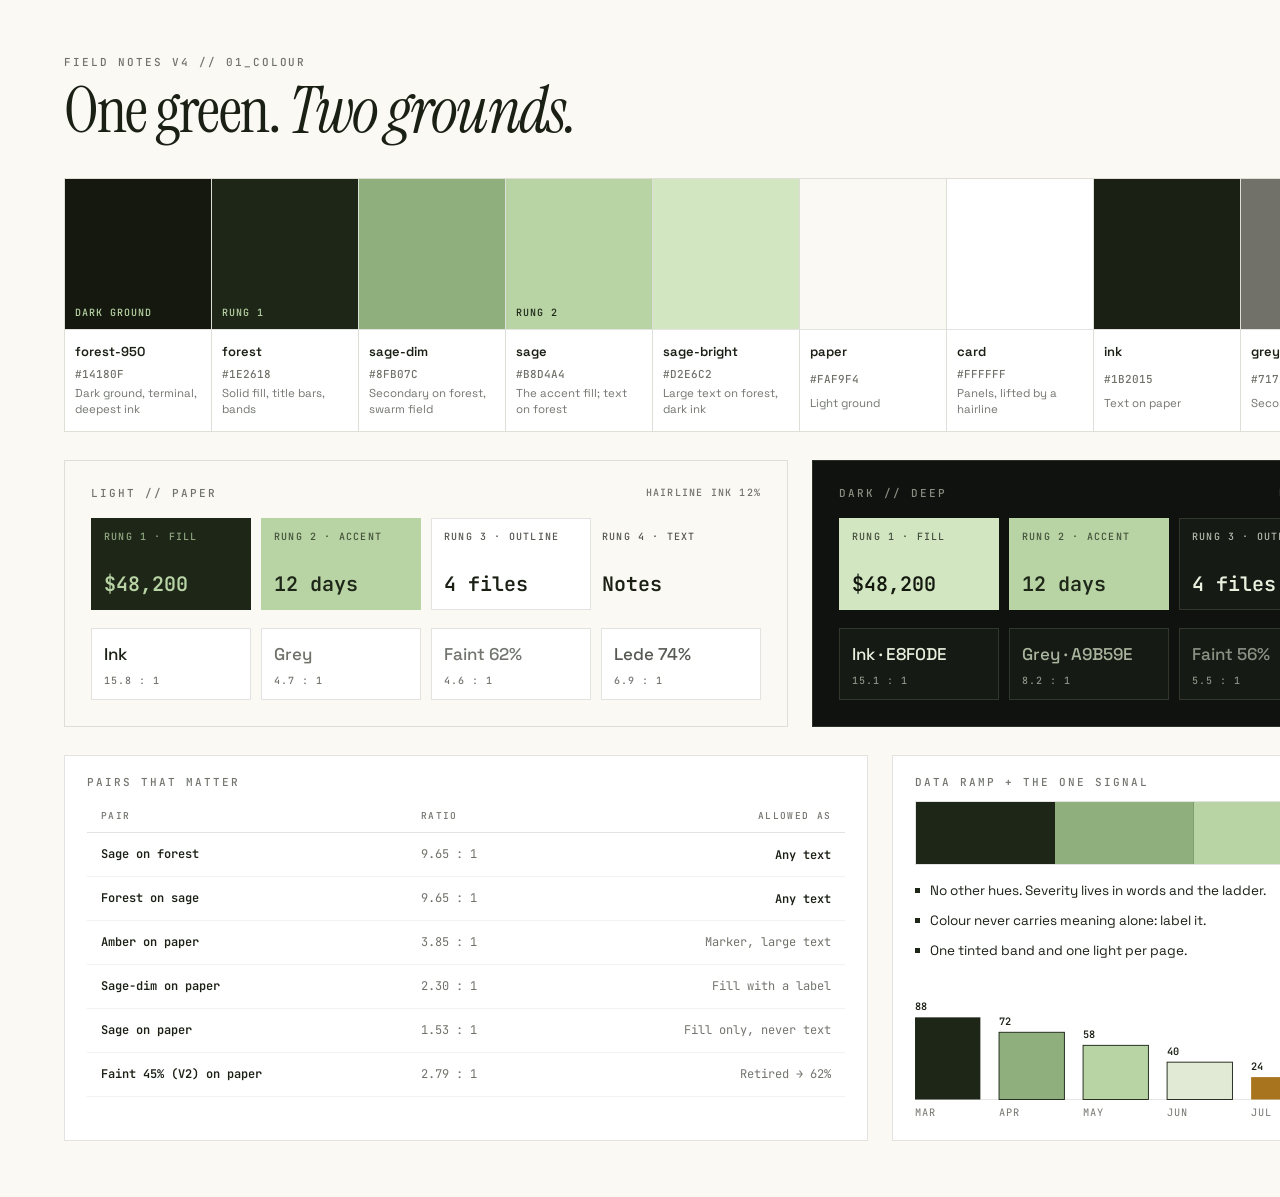
<file: .agents/skills/field-notes/examples/01-palette.html>
<!doctype html>
<html lang="en">
<head>
<meta charset="utf-8">
<title>Palette</title>
<link rel="stylesheet" href="../tokens/tokens.css">
<link rel="stylesheet" href="../kit/kit.css">
<style>
  body { width: 1600px; padding: 56px 64px; font-size: 14px; }
  header { display: flex; justify-content: space-between; align-items: end; margin-bottom: 36px; }
  h1 { font: 400 64px/.95 var(--font-serif); letter-spacing: -.03em; margin: 12px 0 0; }
  h1 em { font-style: italic; }
  .swatches { display: grid; grid-template-columns: repeat(10, 1fr); gap: 0; border: 1px solid var(--hairline); }
  .sw { display: grid; grid-template-rows: 150px auto; border-right: 1px solid var(--hairline); }
  .sw:last-child { border-right: 0; }
  .sw .c { display: flex; align-items: end; padding: 10px; font: 500 10px var(--font-mono); letter-spacing: .1em; }
  .sw .meta { padding: 12px 10px 14px; display: grid; gap: 5px; background: var(--panel); border-top: 1px solid var(--hairline); }
  .sw b { font-weight: 600; font-size: 13px; }
  .sw .hex { font: 500 11px var(--font-mono); color: var(--grey); }
  .sw .role { font-size: 11.5px; color: var(--faint); line-height: 1.35; }
  .themes { display: grid; grid-template-columns: 1fr 1fr; gap: 24px; margin-top: 28px; }
  .theme { padding: 26px; border: 1px solid var(--hairline); background: var(--surface); color: var(--ink); display: grid; gap: 18px; }
  .theme .top { display: flex; justify-content: space-between; }
  .ladder { display: grid; grid-template-columns: repeat(4, 1fr); gap: 10px; }
  .rung { height: 92px; padding: 12px; display: grid; align-content: space-between; border: 1px solid var(--hairline); background: var(--panel); }
  .rung .micro { color: inherit; opacity: .75; }
  .rung b { font: 600 20px var(--font-mono); }
  .rung.r1 { background: var(--solid); color: var(--on-solid); border-color: var(--solid); }
  .rung.r2 { background: var(--accent); color: var(--on-accent); border-color: var(--accent); }
  .rung.r4 { background: transparent; border-color: transparent; padding-left: 0; }
  .text-ramp { display: grid; grid-template-columns: repeat(4, 1fr); gap: 10px; }
  .text-ramp div { padding: 12px; background: var(--panel); border: 1px solid var(--hairline); display: grid; gap: 6px; }
  .text-ramp .s { font-size: 17px; font-weight: 500; }
  .text-ramp .m { font: 500 10px var(--font-mono); letter-spacing: .1em; color: var(--faint); }
  .bottom { display: grid; grid-template-columns: 1.25fr 1fr; gap: 24px; margin-top: 28px; }
  .contrast td:last-child, .contrast th:last-child { text-align: right; }
  .pass { font: 600 12px var(--font-mono); }
  .ramp { display: grid; grid-template-columns: repeat(4, 1fr) 40px; height: 64px; border: 1px solid var(--hairline); }
  .ramp div { border-right: 1px solid var(--hairline); }
  .rules { margin: 16px 0 0; padding: 0; list-style: none; display: grid; gap: 9px; }
  .rules li { display: flex; gap: 10px; align-items: baseline; font-size: 13.5px; }
  .rules li::before { content: ""; width: 5px; height: 5px; background: var(--forest); flex: none; transform: translateY(-2px); }
</style>
</head>
<body>
<header>
  <div>
    <div class="eyebrow">Field Notes V4 // 01_Colour</div>
    <h1>One green. <em>Two grounds.</em></h1>
  </div>
  <div class="micro" style="text-align:right;line-height:1.7">V2's palette, hex for hex<br>Contrast measured, WCAG 2.2</div>
</header>

<div class="swatches">
  <div class="sw"><div class="c" style="background:#14180f;color:#b8d4a4">DARK GROUND</div><div class="meta"><b>forest-950</b><span class="hex">#14180F</span><span class="role">Dark ground, terminal, deepest ink</span></div></div>
  <div class="sw"><div class="c" style="background:#1e2618;color:#b8d4a4">RUNG 1</div><div class="meta"><b>forest</b><span class="hex">#1E2618</span><span class="role">Solid fill, title bars, bands</span></div></div>
  <div class="sw"><div class="c" style="background:#8fb07c;color:#1e2618"></div><div class="meta"><b>sage-dim</b><span class="hex">#8FB07C</span><span class="role">Secondary on forest, swarm field</span></div></div>
  <div class="sw"><div class="c" style="background:#b8d4a4;color:#1e2618">RUNG 2</div><div class="meta"><b>sage</b><span class="hex">#B8D4A4</span><span class="role">The accent fill; text on forest</span></div></div>
  <div class="sw"><div class="c" style="background:#d2e6c2;color:#1e2618"></div><div class="meta"><b>sage-bright</b><span class="hex">#D2E6C2</span><span class="role">Large text on forest, dark ink</span></div></div>
  <div class="sw"><div class="c" style="background:#faf9f4;color:#71716a"></div><div class="meta"><b>paper</b><span class="hex">#FAF9F4</span><span class="role">Light ground</span></div></div>
  <div class="sw"><div class="c" style="background:#ffffff;color:#71716a"></div><div class="meta"><b>card</b><span class="hex">#FFFFFF</span><span class="role">Panels, lifted by a hairline</span></div></div>
  <div class="sw"><div class="c" style="background:#1b2015;color:#faf9f4"></div><div class="meta"><b>ink</b><span class="hex">#1B2015</span><span class="role">Text on paper</span></div></div>
  <div class="sw"><div class="c" style="background:#71716a;color:#faf9f4"></div><div class="meta"><b>grey</b><span class="hex">#71716A</span><span class="role">Secondary text</span></div></div>
  <div class="sw"><div class="c" style="background:#a8741d;color:#faf9f4"></div><div class="meta"><b>amber</b><span class="hex">#A8741D</span><span class="role">Attention only. Marker, never text</span></div></div>
</div>

<div class="themes">
  <section class="theme">
    <div class="top"><span class="eyebrow">Light // paper</span><span class="micro">Hairline ink 12%</span></div>
    <div class="ladder">
      <div class="rung r1"><span class="micro">Rung 1 · fill</span><b>$48,200</b></div>
      <div class="rung r2"><span class="micro">Rung 2 · accent</span><b>12 days</b></div>
      <div class="rung"><span class="micro">Rung 3 · outline</span><b>4 files</b></div>
      <div class="rung r4"><span class="micro">Rung 4 · text</span><b>Notes</b></div>
    </div>
    <div class="text-ramp">
      <div><span class="s">Ink</span><span class="m">15.8 : 1</span></div>
      <div><span class="s grey">Grey</span><span class="m">4.7 : 1</span></div>
      <div><span class="s faint">Faint 62%</span><span class="m">4.6 : 1</span></div>
      <div><span class="s" style="color:var(--ahead)">Lede 74%</span><span class="m">6.9 : 1</span></div>
    </div>
  </section>
  <section class="theme" data-theme="dark">
    <div class="top"><span class="eyebrow">Dark // deep</span><span class="micro">Deep grounds · hairline sage 16%</span></div>
    <div class="ladder">
      <div class="rung r1"><span class="micro">Rung 1 · fill</span><b>$48,200</b></div>
      <div class="rung r2"><span class="micro">Rung 2 · accent</span><b>12 days</b></div>
      <div class="rung"><span class="micro">Rung 3 · outline</span><b>4 files</b></div>
      <div class="rung r4"><span class="micro">Rung 4 · text</span><b>Notes</b></div>
    </div>
    <div class="text-ramp">
      <div><span class="s">Ink · E8F0DE</span><span class="m">15.1 : 1</span></div>
      <div><span class="s grey">Grey · A9B59E</span><span class="m">8.2 : 1</span></div>
      <div><span class="s faint">Faint 56%</span><span class="m">5.5 : 1</span></div>
      <div><span class="s" style="color:var(--ahead)">Lede 76%</span><span class="m">9.1 : 1</span></div>
    </div>
  </section>
</div>

<div class="bottom">
  <div class="card" style="border-radius:0;padding:20px 22px">
    <div class="eyebrow" style="margin-bottom:10px">Pairs that matter</div>
    <table class="table contrast">
      <thead><tr><th>Pair</th><th>Ratio</th><th>Allowed as</th></tr></thead>
      <tbody>
        <tr><td class="pri">Sage on forest</td><td class="sec">9.65 : 1</td><td class="pass">Any text</td></tr>
        <tr><td class="pri">Forest on sage</td><td class="sec">9.65 : 1</td><td class="pass">Any text</td></tr>
        <tr><td class="pri">Amber on paper</td><td class="sec">3.85 : 1</td><td class="sec">Marker, large text</td></tr>
        <tr><td class="pri">Sage-dim on paper</td><td class="sec">2.30 : 1</td><td class="ter">Fill with a label</td></tr>
        <tr><td class="pri">Sage on paper</td><td class="sec">1.53 : 1</td><td class="ter">Fill only, never text</td></tr>
        <tr><td class="pri">Faint 45% (V2) on paper</td><td class="sec">2.79 : 1</td><td class="ter">Retired → 62%</td></tr>
      </tbody>
    </table>
  </div>
  <div class="card" style="border-radius:0;padding:20px 22px">
    <div class="eyebrow" style="margin-bottom:12px">Data ramp + the one signal</div>
    <div class="ramp">
      <div style="background:var(--data-1)"></div><div style="background:var(--data-2)"></div><div style="background:var(--data-3)"></div><div style="background:var(--data-4)"></div><div style="background:var(--amber);border:0"></div>
    </div>
    <ul class="rules">
      <li>No other hues. Severity lives in words and the ladder.</li>
      <li>Colour never carries meaning alone: label it.</li>
      <li>One tinted band and one light per page.</li>
    </ul>
    <svg viewBox="0 0 640 150" style="width:100%;margin-top:18px;display:block" font-family="JetBrains Mono" font-size="11">
      <line x1="0" x2="640" y1="128" y2="128" stroke="var(--hairline)"/>
      <g fill="var(--data-1)"><rect x="0" y="40" width="70" height="88"/></g>
      <rect x="90" y="56" width="70" height="72" fill="var(--data-2)" stroke="var(--forest)" stroke-width="1"/>
      <rect x="180" y="70" width="70" height="58" fill="var(--data-3)" stroke="var(--forest)" stroke-width="1"/>
      <rect x="270" y="88" width="70" height="40" fill="var(--data-4)" stroke="var(--forest)" stroke-width="1"/>
      <rect x="360" y="104" width="70" height="24" fill="var(--amber)"/>
      <g fill="var(--ink)" font-weight="600"><text x="0" y="32">88</text><text x="90" y="48">72</text><text x="180" y="62">58</text><text x="270" y="80">40</text><text x="360" y="96">24</text></g>
      <g fill="var(--faint)" letter-spacing="1.2"><text x="0" y="146">MAR</text><text x="90" y="146">APR</text><text x="180" y="146">MAY</text><text x="270" y="146">JUN</text><text x="360" y="146">JUL ↓</text></g>
      <text x="460" y="112" fill="var(--ink)" font-family="Space Grotesk" font-size="13">July halved.</text>
      <text x="460" y="128" fill="var(--faint)" font-size="10" letter-spacing="1.2">LABELLED, NOT LEGENDED</text>
    </svg>
  </div>
</div>
</body>
</html>
</file>
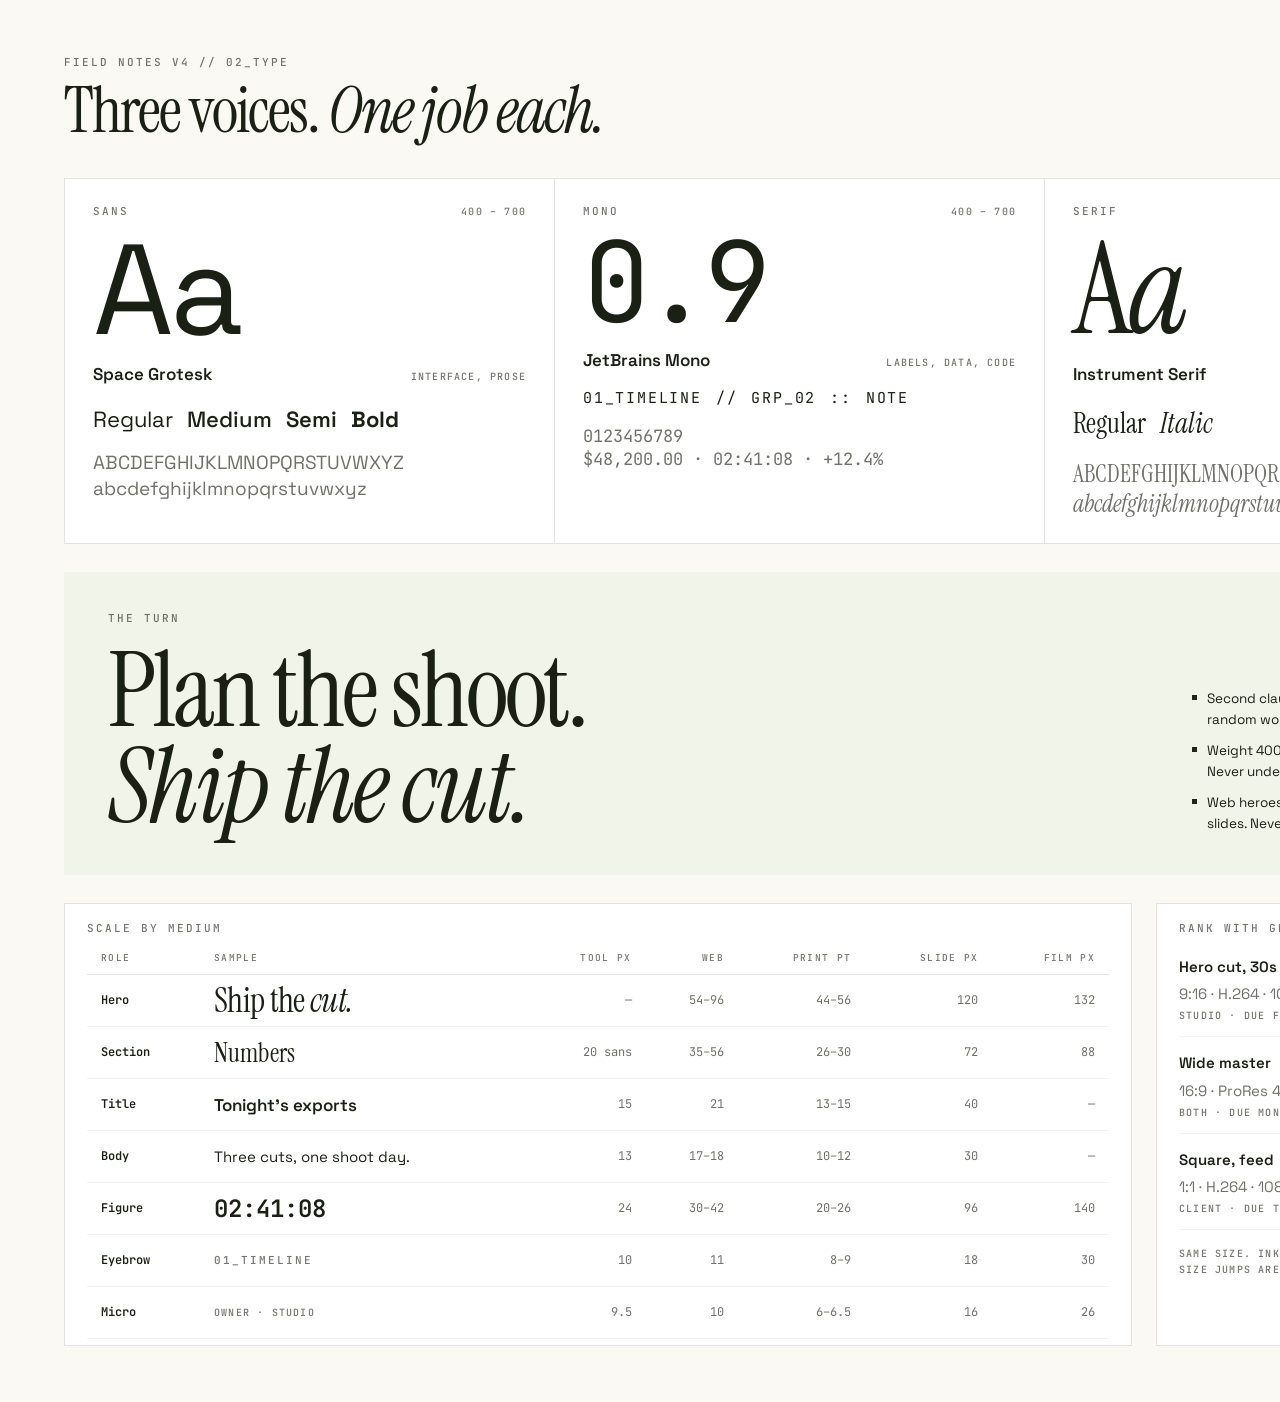
<file: .agents/skills/field-notes/examples/02-type.html>
<!doctype html>
<html lang="en">
<head>
<meta charset="utf-8">
<title>Type specimen</title>
<link rel="stylesheet" href="../tokens/tokens.css">
<link rel="stylesheet" href="../kit/kit.css">
<style>
  body { width: 1600px; padding: 56px 64px; font-size: 14px; }
  header { display: flex; justify-content: space-between; align-items: end; margin-bottom: 36px; }
  h1 { font: 400 64px/.95 var(--font-serif); letter-spacing: -.03em; margin: 12px 0 0; }
  h1 em { font-style: italic; }
  .fams { display: grid; grid-template-columns: repeat(3, 1fr); border: 1px solid var(--hairline); background: var(--panel); }
  .fam { padding: 26px 28px 24px; border-right: 1px solid var(--hairline); display: grid; gap: 14px; align-content: start; }
  .fam:last-child { border-right: 0; }
  .fam .aa { font-size: 128px; line-height: .9; letter-spacing: -.03em; }
  .fam .row { display: flex; justify-content: space-between; align-items: baseline; }
  .fam b { font-size: 17px; font-weight: 600; }
  .fam .set { font-size: 19px; line-height: 1.4; color: var(--grey); }
  .weights { display: flex; gap: 14px; font-size: 22px; }
  .turn { margin-top: 28px; padding: 40px 44px; background: var(--band-tint); border-radius: 0; display: grid; grid-template-columns: 1fr 300px; gap: 40px; align-items: end; }
  .turn .big { font: 400 104px/.92 var(--font-serif); letter-spacing: -.03em; }
  .turn .big em { font-style: italic; }
  .turn ul { list-style: none; margin: 0; padding: 0; display: grid; gap: 10px; font-size: 13.5px; }
  .turn li { display: flex; gap: 10px; }
  .turn li::before { content: ""; width: 5px; height: 5px; background: var(--forest); flex: none; transform: translateY(6px); }
  .lower { display: grid; grid-template-columns: 1fr 380px; gap: 24px; margin-top: 28px; }
  .scale td { height: 52px; }
  .scale td.sample { font-family: var(--font-sans); color: var(--ink); white-space: nowrap; overflow: hidden; max-width: 340px; }
  .greys { display: grid; gap: 0; align-content: start; }
  .greys .item { padding: 14px 0; border-bottom: 1px solid var(--hairline-soft); display: grid; gap: 4px; }
  .greys .a { font-size: 15px; font-weight: 600; }
  .greys .b { font-size: 15px; color: var(--grey); }
  .greys .c { font: 500 10px var(--font-mono); letter-spacing: .12em; text-transform: uppercase; color: var(--faint); }
</style>
</head>
<body>
<header>
  <div>
    <div class="eyebrow">Field Notes V4 // 02_Type</div>
    <h1>Three voices. <em>One job each.</em></h1>
  </div>
  <div class="micro" style="text-align:right;line-height:1.7">All OFL, bundled<br>Swap by role, not by taste</div>
</header>

<div class="fams">
  <div class="fam">
    <div class="row"><span class="eyebrow">Sans</span><span class="micro">400 – 700</span></div>
    <div class="aa" style="font-family:var(--font-sans)">Aa</div>
    <div class="row"><b>Space Grotesk</b><span class="micro">Interface, prose</span></div>
    <div class="weights"><span style="font-weight:400">Regular</span><span style="font-weight:500">Medium</span><span style="font-weight:600">Semi</span><span style="font-weight:700">Bold</span></div>
    <div class="set">ABCDEFGHIJKLMNOPQRSTUVWXYZ<br>abcdefghijklmnopqrstuvwxyz</div>
  </div>
  <div class="fam">
    <div class="row"><span class="eyebrow">Mono</span><span class="micro">400 – 700</span></div>
    <div class="aa" style="font-family:var(--font-mono);font-size:112px;letter-spacing:-.06em">0.9</div>
    <div class="row"><b>JetBrains Mono</b><span class="micro">Labels, data, code</span></div>
    <div class="weights mono" style="font-size:15px;letter-spacing:.12em"><span>01_TIMELINE</span><span>//</span><span>GRP_02</span><span>::</span><span>NOTE</span></div>
    <div class="set mono num" style="font-size:17px">0123456789<br>$48,200.00 · 02:41:08 · +12.4%</div>
  </div>
  <div class="fam">
    <div class="row"><span class="eyebrow">Serif</span><span class="micro">400 + italic</span></div>
    <div class="aa" style="font-family:var(--font-serif)">A<em>a</em></div>
    <div class="row"><b>Instrument Serif</b><span class="micro">The first line only</span></div>
    <div class="weights" style="font-family:var(--font-serif);font-size:28px"><span>Regular</span><em>Italic</em></div>
    <div class="set" style="font-family:var(--font-serif);font-size:24px;line-height:1.25">ABCDEFGHIJKLMNOPQRSTUVWXYZ<br><em>abcdefghijklmnopqrstuvwxyz</em></div>
  </div>
</div>

<div class="turn">
  <div>
    <div class="eyebrow" style="margin-bottom:18px">The turn</div>
    <div class="big">Plan the shoot.<br><em>Ship the cut.</em></div>
  </div>
  <ul>
    <li>Second clause in italic: the payoff, never a random word.</li>
    <li>Weight 400. Tracking −0.02 to −0.03em. Never under 24px.</li>
    <li>Web heroes, covers, film titles, section slides. Never in tools or tables.</li>
  </ul>
</div>

<div class="lower">
  <div class="card" style="border-radius:0;padding:18px 22px 6px">
    <div class="eyebrow" style="margin-bottom:6px">Scale by medium</div>
    <table class="table scale">
      <thead><tr><th>Role</th><th>Sample</th><th class="r">Tool px</th><th class="r">Web</th><th class="r">Print pt</th><th class="r">Slide px</th><th class="r">Film px</th></tr></thead>
      <tbody>
        <tr><td class="pri">Hero</td><td class="sample" style="font:400 34px var(--font-serif);letter-spacing:-.02em">Ship the <em>cut.</em></td><td class="r ter">—</td><td class="r sec">54–96</td><td class="r sec">44–56</td><td class="r sec">120</td><td class="r sec">132</td></tr>
        <tr><td class="pri">Section</td><td class="sample" style="font:400 26px var(--font-serif)">Numbers</td><td class="r sec">20 sans</td><td class="r sec">35–56</td><td class="r sec">26–30</td><td class="r sec">72</td><td class="r sec">88</td></tr>
        <tr><td class="pri">Title</td><td class="sample" style="font-weight:600;font-size:17px">Tonight's exports</td><td class="r sec">15</td><td class="r sec">21</td><td class="r sec">13–15</td><td class="r sec">40</td><td class="r ter">—</td></tr>
        <tr><td class="pri">Body</td><td class="sample" style="font-size:15px">Three cuts, one shoot day.</td><td class="r sec">13</td><td class="r sec">17–18</td><td class="r sec">10–12</td><td class="r sec">30</td><td class="r ter">—</td></tr>
        <tr><td class="pri">Figure</td><td class="sample mono" style="font:600 24px var(--font-mono)">02:41:08</td><td class="r sec">24</td><td class="r sec">30–42</td><td class="r sec">20–26</td><td class="r sec">96</td><td class="r sec">140</td></tr>
        <tr><td class="pri">Eyebrow</td><td class="sample"><span class="eyebrow">01_Timeline</span></td><td class="r sec">10</td><td class="r sec">11</td><td class="r sec">8–9</td><td class="r sec">18</td><td class="r sec">30</td></tr>
        <tr><td class="pri">Micro</td><td class="sample"><span class="micro">Owner · studio</span></td><td class="r sec">9.5</td><td class="r sec">10</td><td class="r sec">6–6.5</td><td class="r sec">16</td><td class="r sec">26</td></tr>
      </tbody>
    </table>
  </div>
  <div class="card" style="border-radius:0;padding:18px 22px">
    <div class="eyebrow" style="margin-bottom:6px">Rank with grey, not size</div>
    <div class="greys">
      <div class="item"><span class="a">Hero cut, 30s</span><span class="b">9:16 · H.264 · 1080×1920</span><span class="c">Studio · due Fri</span></div>
      <div class="item"><span class="a">Wide master</span><span class="b">16:9 · ProRes 422 · 4K</span><span class="c">Both · due Mon</span></div>
      <div class="item"><span class="a">Square, feed</span><span class="b">1:1 · H.264 · 1080×1080</span><span class="c">Client · due Tue</span></div>
    </div>
    <p class="micro" style="margin:16px 0 0;line-height:1.6">Same size. Ink → grey → faint.<br>Size jumps are for titles and figures.</p>
  </div>
</div>
</body>
</html>
</file>
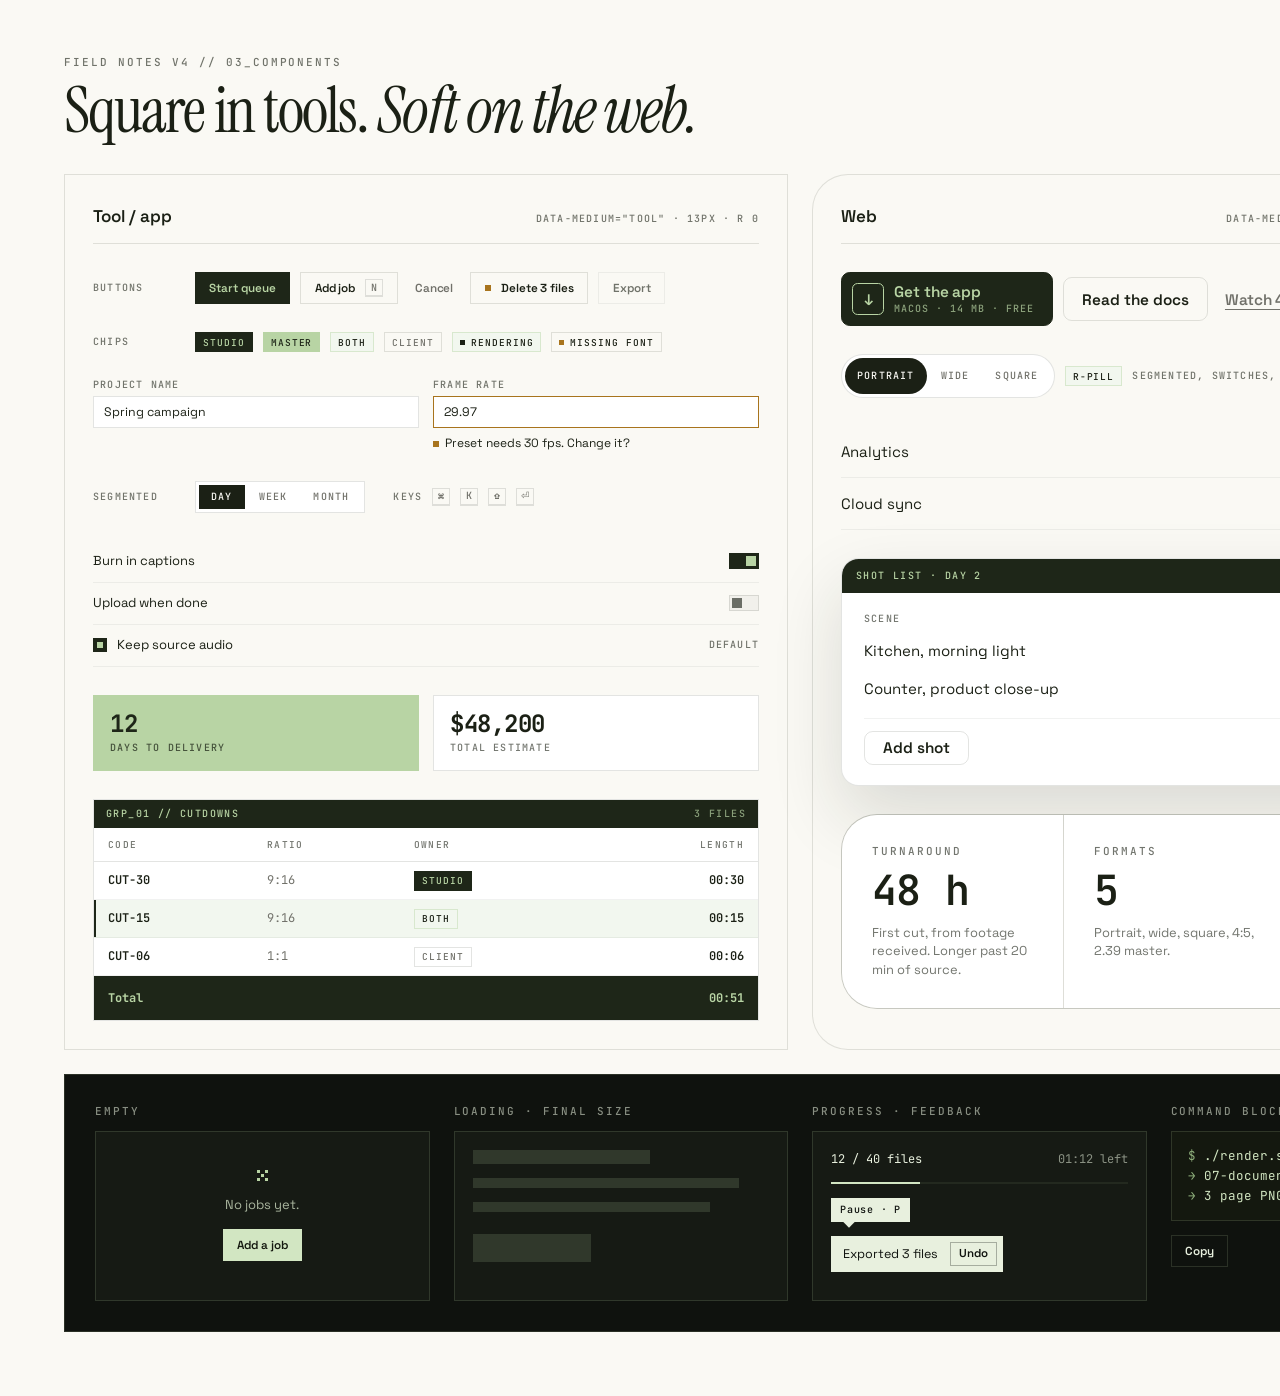
<file: .agents/skills/field-notes/examples/03-components.html>
<!doctype html>
<html lang="en">
<head>
<meta charset="utf-8">
<title>Components</title>
<link rel="stylesheet" href="../tokens/tokens.css">
<link rel="stylesheet" href="../kit/kit.css">
<style>
  body { width: 1600px; padding: 56px 64px 64px; font-size: 14px; }
  header { display: flex; justify-content: space-between; align-items: end; margin-bottom: 32px; }
  h1 { font: 400 64px/.95 var(--font-serif); letter-spacing: -.03em; margin: 12px 0 0; }
  h1 em { font-style: italic; }
  .cols { display: grid; grid-template-columns: 1fr 1fr; gap: 24px; }
  .col { border: 1px solid var(--hairline); background: var(--surface); padding: 28px; display: grid; gap: 28px; align-content: start; }
  .col[data-medium="web"] { border-radius: var(--r-lg); }
  .colhead { display: flex; justify-content: space-between; align-items: baseline; padding-bottom: 14px; border-bottom: 1px solid var(--hairline); }
  .colhead b { font-size: 17px; font-weight: 600; }
  .row { display: flex; gap: 10px; align-items: center; flex-wrap: wrap; }
  .lbl { width: 92px; flex: none; }
  .split { display: grid; grid-template-columns: 1fr 1fr; gap: 14px; }
  .sw-row { display: flex; align-items: center; justify-content: space-between; height: 42px; border-bottom: 1px solid var(--hairline-soft); font-size: 13px; }
  .web .sw-row { height: 52px; font-size: 15px; }
  [data-medium="web"] .switch { width: 2.7rem; height: 1.45rem; }
  [data-medium="web"] .switch::after { width: 1rem; height: 1rem; top: 3px; left: 3px; }
  [data-medium="web"] .switch[aria-pressed="true"]::after { transform: translateX(1.25rem); }
  .states { margin-top: 24px; padding: 30px; display: grid; grid-template-columns: repeat(4, 1fr); gap: 24px; background: var(--surface); border: 1px solid var(--hairline); }
  .state { display: grid; gap: 12px; align-content: start; }
  .state .box { background: var(--panel); border: 1px solid var(--hairline); padding: 18px; min-height: 170px; display: grid; gap: 14px; align-content: start; }
  .empty { place-items: center; text-align: center; align-content: center !important; }
  .empty p { margin: 0; font-size: 13px; color: var(--grey); }
  .tip { position: relative; display: inline-block; background: var(--ink); color: var(--surface); font: 500 10px/1 var(--font-mono); letter-spacing: .08em; padding: 7px 9px; }
  .tip::after { content: ""; position: absolute; left: 14px; bottom: -4px; width: 8px; height: 8px; background: inherit; transform: rotate(45deg); }
  .toast2 { display: flex; gap: 12px; align-items: center; height: 36px; padding: 0 6px 0 12px; background: var(--ink); color: var(--surface); font-size: 12.5px; }
  .toast2 .btn { height: 24px; color: inherit; border-color: color-mix(in srgb, var(--surface) 30%, transparent); font-size: 11.5px; padding: 0 8px; }
</style>
</head>
<body>
<header>
  <div>
    <div class="eyebrow">Field Notes V4 // 03_Components</div>
    <h1>Square in tools. <em>Soft on the web.</em></h1>
  </div>
  <div class="micro" style="text-align:right;line-height:1.7">Same tokens, same markup<br>data-medium changes geometry</div>
</header>

<div class="cols">
  <!-- TOOL -->
  <section class="col" data-medium="tool">
    <div class="colhead"><b>Tool / app</b><span class="micro">data-medium="tool" · 13px · r 0</span></div>
    <div class="row"><span class="micro lbl">Buttons</span>
      <button class="btn primary">Start queue</button><button class="btn">Add job <span class="kbd">N</span></button><button class="btn ghost">Cancel</button><button class="btn attention">Delete 3 files</button><button class="btn" disabled>Export</button>
    </div>
    <div class="row"><span class="micro lbl">Chips</span>
      <span class="chip solid">Studio</span><span class="chip accent">Master</span><span class="chip tint">Both</span><span class="chip">Client</span><span class="chip tint live">Rendering</span><span class="chip attention">Missing font</span>
    </div>
    <div class="split">
      <div class="field"><label>Project name</label><input class="input" value="Spring campaign"></div>
      <div class="field error"><label>Frame rate</label><input class="input mono" value="29.97"><span class="msg">Preset needs 30 fps. Change it?</span></div>
    </div>
    <div class="row"><span class="micro lbl">Segmented</span><div class="seg"><button aria-pressed="true">Day</button><button>Week</button><button>Month</button></div>
      <span class="micro" style="margin-left:18px">Keys</span><span class="kbd">⌘</span><span class="kbd">K</span><span class="kbd">⇧</span><span class="kbd">⏎</span>
    </div>
    <div>
      <div class="sw-row"><span>Burn in captions</span><button class="switch" aria-pressed="true"></button></div>
      <div class="sw-row"><span>Upload when done</span><button class="switch" aria-pressed="false"></button></div>
      <div class="sw-row"><span style="display:flex;gap:10px;align-items:center"><span class="check on"></span>Keep source audio</span><span class="micro">Default</span></div>
    </div>
    <div class="split">
      <div class="kpi rung2"><span class="kpi-v">12</span><span class="micro">Days to delivery</span></div>
      <div class="kpi"><span class="kpi-v">$48,200</span><span class="micro">Total estimate</span></div>
    </div>
    <div class="group">
      <div class="tab"><span>GRP_01 // Cutdowns</span><span>3 files</span></div>
      <table class="table">
        <thead><tr><th>Code</th><th>Ratio</th><th>Owner</th><th class="r">Length</th></tr></thead>
        <tbody>
          <tr><td class="pri">CUT-30</td><td class="sec">9:16</td><td><span class="chip solid">Studio</span></td><td class="r pri">00:30</td></tr>
          <tr class="sel"><td class="pri">CUT-15</td><td class="sec">9:16</td><td><span class="chip tint">Both</span></td><td class="r pri">00:15</td></tr>
          <tr><td class="pri">CUT-06</td><td class="sec">1:1</td><td><span class="chip">Client</span></td><td class="r pri">00:06</td></tr>
        </tbody>
      </table>
      <div class="total-band"><span>Total</span><span>00:51</span></div>
    </div>
  </section>

  <!-- WEB -->
  <section class="col web" data-medium="web">
    <div class="colhead"><b>Web</b><span class="micro">data-medium="web" · 17px · radius scale</span></div>
    <div class="row">
      <button class="btn primary two-line"><span class="glyph">↓</span><span class="stack"><span>Get the app</span><span class="sub">macOS · 14 MB · free</span></span></button>
      <button class="btn">Read the docs</button>
      <button class="btn ghost" style="text-decoration:underline;text-underline-offset:4px">Watch 40s</button>
    </div>
    <div class="row"><div class="seg"><button aria-pressed="true">Portrait</button><button>Wide</button><button>Square</button></div>
      <span class="chip tint">r-pill</span><span class="micro">segmented, switches, cite chips</span>
    </div>
    <div>
      <div class="sw-row"><span>Analytics</span><button class="switch" aria-pressed="false"></button></div>
      <div class="sw-row"><span>Cloud sync</span><button class="switch" aria-pressed="true"></button></div>
    </div>
    <div class="window">
      <div class="titlebar"><span>Shot list · Day 2</span><span class="dots"><i></i><i></i><i></i></span></div>
      <div style="padding:20px 22px;display:grid;gap:14px">
        <div style="display:flex;justify-content:space-between"><span class="micro">Scene</span><span class="micro">Setup</span></div>
        <div style="display:flex;justify-content:space-between;font-size:15px"><span>Kitchen, morning light</span><span class="mono grey">A · 35mm</span></div>
        <div style="display:flex;justify-content:space-between;font-size:15px"><span>Counter, product close-up</span><span class="mono grey">B · 85mm</span></div>
        <div style="display:flex;justify-content:space-between;align-items:center;border-top:1px solid var(--hairline-soft);padding-top:12px;margin-top:4px"><button class="btn" style="height:34px">Add shot</button><span class="micro" style="color:var(--ink)">2 of 9 shot</span></div>
      </div>
    </div>
    <div class="figures" style="grid-template-columns:repeat(3,1fr)">
      <div><span class="eyebrow">Turnaround</span><span class="figure">48 h</span><p>First cut, from footage received. Longer past 20 min of source.</p></div>
      <div><span class="eyebrow">Formats</span><span class="figure">5</span><p>Portrait, wide, square, 4:5, 2.39 master.</p></div>
      <div><span class="eyebrow">Revisions</span><span class="figure">2</span><p>Rounds included. A third is billed.</p></div>
    </div>
  </section>
</div>

<section class="states" data-theme="dark" data-medium="tool">
  <div class="state"><span class="eyebrow">Empty</span>
    <div class="box empty"><span class="pc" style="color:var(--sage)"><i></i><i class="o"></i><i></i><i class="o"></i><i></i><i class="o"></i><i></i><i class="o"></i><i></i></span><p>No jobs yet.</p><button class="btn primary">Add a job</button></div>
  </div>
  <div class="state"><span class="eyebrow">Loading · final size</span>
    <div class="box"><div class="skeleton" style="height:14px;width:60%"></div><div class="skeleton" style="height:10px;width:90%"></div><div class="skeleton" style="height:10px;width:80%"></div><div class="skeleton" style="height:28px;width:40%;margin-top:8px"></div></div>
  </div>
  <div class="state"><span class="eyebrow">Progress · feedback</span>
    <div class="box"><div style="display:flex;justify-content:space-between" class="mono"><span style="font-size:12px">12 / 40 files</span><span class="faint" style="font-size:12px">01:12 left</span></div><div class="progress"><i style="width:30%"></i></div><span class="tip" style="justify-self:start">Pause · P</span><div class="toast2" style="justify-self:start">Exported 3 files <button class="btn">Undo</button></div></div>
  </div>
  <div class="state"><span class="eyebrow">Command block</span>
    <div class="box" style="padding:0;border:0;background:transparent"><pre class="term" style="border:1px solid var(--hairline)"><span class="p">$</span> ./render.sh 07-document
<span class="p">→</span> 07-document.pdf · 3 pages
<span class="p">→</span> 3 page PNGs<span class="caret"></span></pre><button class="btn" style="justify-self:start">Copy</button></div>
  </div>
</section>
</body>
</html>
</file>
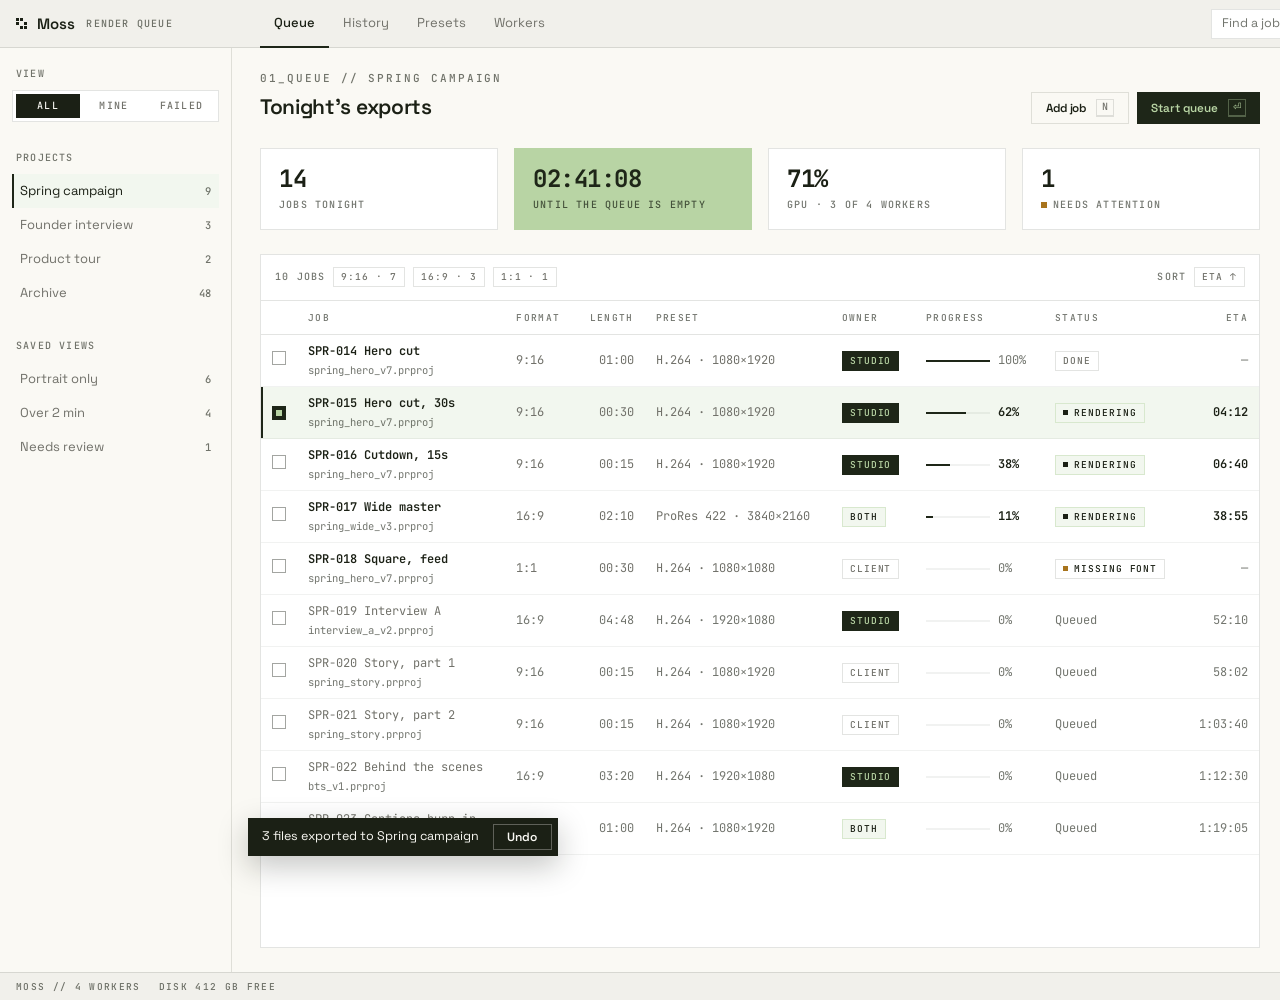
<file: .agents/skills/field-notes/examples/04-tool.html>
<!doctype html>
<html lang="en" data-medium="tool">
<head>
<meta charset="utf-8">
<title>Tool — render queue</title>
<script>if (location.search.includes('dark')) document.documentElement.dataset.theme = 'dark';</script>
<link rel="stylesheet" href="../tokens/tokens.css">
<link rel="stylesheet" href="../kit/kit.css">
<style>
  body { width: 1600px; height: 1000px; overflow: hidden; display: grid; grid-template-rows: 48px 1fr 28px; }
  .rail { display: flex; align-items: center; gap: 28px; padding: 0 16px; background: var(--inset); border-bottom: 1px solid var(--hairline); }
  .brand { display: flex; align-items: center; gap: 10px; min-width: 216px; }
  .brand b { font-weight: 600; font-size: 15px; letter-spacing: -.01em; }
  .brand .micro { margin-left: 2px; }
  .tabs { display: flex; height: 100%; }
  .tabs a { display: flex; align-items: center; padding: 0 14px; color: var(--grey); text-decoration: none; font-size: 13px; border-bottom: 2px solid transparent; margin-bottom: -1px; }
  .tabs a.on { color: var(--ink); border-color: var(--focus); font-weight: 500; }
  .rail .right { margin-left: auto; display: flex; gap: 10px; align-items: center; }
  .search { display: flex; align-items: center; gap: 8px; width: 260px; height: 30px; padding: 0 8px 0 10px; border: 1px solid var(--hairline); background: var(--panel); color: var(--faint); font-size: 12.5px; }
  .search .kbd { margin-left: auto; }

  .main { display: grid; grid-template-columns: 232px 1fr 312px; min-height: 0; }
  aside { border-right: 1px solid var(--hairline); padding: 20px 12px; display: grid; align-content: start; gap: 30px; background: var(--surface); }
  aside h4 { margin: 0 4px 10px; }
  .nav a { display: flex; align-items: center; justify-content: space-between; height: 34px; padding: 0 8px; color: var(--grey); text-decoration: none; font-size: 13px; }
  .nav a.on { background: var(--tint); color: var(--ink); box-shadow: inset 2px 0 0 var(--focus); }
  .nav a span { font: 500 10.5px var(--font-mono); color: var(--faint); }

  .canvas { padding: 24px 28px; display: grid; grid-template-rows: auto auto 1fr; gap: 24px; min-width: 0; background: var(--surface); }
  .head { display: flex; align-items: end; justify-content: space-between; }
  .head h1 { font-size: 21px; font-weight: 600; letter-spacing: -.015em; margin: 6px 0 0; }
  .head .actions { display: flex; gap: 8px; align-items: center; }
  .kpis { display: grid; grid-template-columns: repeat(4, 1fr); gap: 16px; }
  .kpi { padding: 18px; gap: 8px; }
  .kpi .micro { display: flex; align-items: center; gap: 6px; }
  .kpi .att { width: 6px; height: 6px; background: var(--attention); display: inline-block; }
  .tablewrap { background: var(--panel); border: 1px solid var(--hairline); min-height: 0; overflow: hidden; }
  .tablebar { display: flex; align-items: center; justify-content: space-between; height: 46px; padding: 0 14px; border-bottom: 1px solid var(--hairline); }
  .tablebar .left { display: flex; gap: 8px; align-items: center; }
  .bar { width: 64px; display: inline-block; vertical-align: middle; margin-right: 8px; }
  .tablewrap .table td, .tablewrap .table th { padding: 0 11px; }
  .tablewrap .table td { height: 52px; }
  td .job { display: grid; gap: 4px; }
  td .job small { font-size: 10.5px; color: var(--faint); font-weight: 400; }

  .inspector { border-left: 1px solid var(--hairline); background: var(--panel); display: grid; grid-template-rows: auto 1fr auto; min-height: 0; }
  .ins-head { padding: 16px 16px 14px; border-bottom: 1px solid var(--hairline); display: grid; gap: 6px; }
  .ins-head h2 { margin: 0; font-size: 15px; font-weight: 600; letter-spacing: -.01em; }
  .ins-body { padding: 20px 18px; display: grid; gap: 24px; align-content: start; }
  .frame { display: grid; grid-template-columns: 92px 1fr; gap: 14px; align-items: start; }
  .ar { width: 92px; aspect-ratio: 9/16; border: 1px solid var(--hairline); background: var(--inset); position: relative; overflow: hidden; display: grid; place-items: center; }
  .ar svg { position: absolute; inset: 0; }
  .ar span { position: relative; font: 500 10px var(--font-mono); letter-spacing: .1em; color: var(--grey); background: var(--panel); padding: 2px 4px; }
  .kv { display: grid; font: 400 11.5px/1 var(--font-mono); }
  .kv div { display: flex; justify-content: space-between; height: 30px; align-items: center; border-bottom: 1px solid var(--hairline-soft); }
  .kv div span:first-child { color: var(--faint); font-size: 10px; letter-spacing: .1em; text-transform: uppercase; }
  .prog-line { display: flex; justify-content: space-between; font: 500 11px var(--font-mono); margin-bottom: 8px; }
  .term { font-size: 11px; line-height: 1.65; padding: 10px 12px; }
  .ins-foot { display: flex; gap: 8px; padding: 12px 16px; border-top: 1px solid var(--hairline); }
  .ins-foot .btn { flex: 1; justify-content: center; }

  .status { display: flex; align-items: center; justify-content: space-between; padding: 0 16px; border-top: 1px solid var(--hairline); background: var(--inset); font: 500 9.5px var(--font-mono); letter-spacing: .14em; text-transform: uppercase; color: var(--faint); }
  .status .l, .status .r { display: flex; gap: 18px; align-items: center; }
  .toast { position: absolute; left: 248px; bottom: 44px; display: flex; gap: 14px; align-items: center; height: 38px; padding: 0 6px 0 14px; background: var(--ink); color: var(--surface); font-size: 12.5px; box-shadow: 0 10px 30px rgba(20,24,15,.25); }
  .toast .btn { height: 26px; color: inherit; border-color: color-mix(in srgb, var(--surface) 30%, transparent); font-size: 12px; }
  [data-theme="dark"] .term { border: 1px solid var(--hairline); }
  .spark { display: grid; gap: 8px; }
  .spark svg { width: 100%; height: 72px; display: block; }
</style>
</head>
<body>
  <header class="rail">
    <div class="brand">
      <span class="pc"><i></i><i></i><i class="o"></i><i></i><i class="o"></i><i></i><i class="o"></i><i></i><i></i></span>
      <b>Moss</b><span class="micro">Render queue</span>
    </div>
    <nav class="tabs"><a class="on">Queue</a><a>History</a><a>Presets</a><a>Workers</a></nav>
    <div class="right">
      <div class="search">Find a job or preset <span class="kbd">⌘K</span></div>
      <span class="chip tint live">3 rendering</span>
    </div>
  </header>

  <div class="main">
    <aside>
      <div>
        <h4 class="micro">View</h4>
        <div class="seg" style="width:100%"><button aria-pressed="true" style="flex:1">All</button><button style="flex:1">Mine</button><button style="flex:1">Failed</button></div>
      </div>
      <div class="nav">
        <h4 class="micro">Projects</h4>
        <a class="on">Spring campaign <span>9</span></a>
        <a>Founder interview <span>3</span></a>
        <a>Product tour <span>2</span></a>
        <a>Archive <span>48</span></a>
      </div>
      <div class="nav">
        <h4 class="micro">Saved views</h4>
        <a>Portrait only <span>6</span></a>
        <a>Over 2 min <span>4</span></a>
        <a>Needs review <span>1</span></a>
      </div>
    </aside>

    <section class="canvas">
      <div class="head">
        <div>
          <div class="eyebrow">01_Queue // Spring campaign</div>
          <h1>Tonight's exports</h1>
        </div>
        <div class="actions">
          <button class="btn">Add job <span class="kbd">N</span></button>
          <button class="btn primary">Start queue <span class="kbd" style="color:inherit;border-color:rgba(184,212,164,.35)">⏎</span></button>
        </div>
      </div>

      <div class="kpis">
        <div class="kpi"><span class="kpi-v">14</span><span class="micro">Jobs tonight</span></div>
        <div class="kpi rung2"><span class="kpi-v">02:41:08</span><span class="micro">Until the queue is empty</span></div>
        <div class="kpi"><span class="kpi-v">71%</span><span class="micro">GPU · 3 of 4 workers</span></div>
        <div class="kpi"><span class="kpi-v">1</span><span class="micro"><i class="att"></i>Needs attention</span></div>
      </div>

      <div class="tablewrap">
        <div class="tablebar">
          <div class="left"><span class="micro">10 jobs</span><span class="chip">9:16 · 7</span><span class="chip">16:9 · 3</span><span class="chip">1:1 · 1</span></div>
          <div class="left"><span class="micro">Sort</span><span class="chip outline">ETA ↑</span></div>
        </div>
        <table class="table">
          <thead><tr><th style="width:34px"></th><th>Job</th><th>Format</th><th class="r">Length</th><th>Preset</th><th>Owner</th><th>Progress</th><th>Status</th><th class="r">ETA</th></tr></thead>
          <tbody>
            <tr><td><span class="check"></span></td><td><div class="job pri">SPR-014 Hero cut<small>spring_hero_v7.prproj</small></div></td><td class="sec">9:16</td><td class="r sec">01:00</td><td class="sec">H.264 · 1080×1920</td><td><span class="chip solid">Studio</span></td><td><span class="progress bar"><i style="width:100%"></i></span><span class="ter">100%</span></td><td><span class="chip">Done</span></td><td class="r ter">—</td></tr>
            <tr class="sel"><td><span class="check on"></span></td><td><div class="job pri">SPR-015 Hero cut, 30s<small>spring_hero_v7.prproj</small></div></td><td class="sec">9:16</td><td class="r sec">00:30</td><td class="sec">H.264 · 1080×1920</td><td><span class="chip solid">Studio</span></td><td><span class="progress bar"><i style="width:62%"></i></span><span class="pri">62%</span></td><td><span class="chip tint live">Rendering</span></td><td class="r pri">04:12</td></tr>
            <tr><td><span class="check"></span></td><td><div class="job pri">SPR-016 Cutdown, 15s<small>spring_hero_v7.prproj</small></div></td><td class="sec">9:16</td><td class="r sec">00:15</td><td class="sec">H.264 · 1080×1920</td><td><span class="chip solid">Studio</span></td><td><span class="progress bar"><i style="width:38%"></i></span><span class="pri">38%</span></td><td><span class="chip tint live">Rendering</span></td><td class="r pri">06:40</td></tr>
            <tr><td><span class="check"></span></td><td><div class="job pri">SPR-017 Wide master<small>spring_wide_v3.prproj</small></div></td><td class="sec">16:9</td><td class="r sec">02:10</td><td class="sec">ProRes 422 · 3840×2160</td><td><span class="chip tint">Both</span></td><td><span class="progress bar"><i style="width:11%"></i></span><span class="pri">11%</span></td><td><span class="chip tint live">Rendering</span></td><td class="r pri">38:55</td></tr>
            <tr><td><span class="check"></span></td><td><div class="job pri">SPR-018 Square, feed<small>spring_hero_v7.prproj</small></div></td><td class="sec">1:1</td><td class="r sec">00:30</td><td class="sec">H.264 · 1080×1080</td><td><span class="chip">Client</span></td><td><span class="progress bar"><i style="width:0"></i></span><span class="ter">0%</span></td><td><span class="chip attention">Missing font</span></td><td class="r ter">—</td></tr>
            <tr><td><span class="check"></span></td><td><div class="job sec">SPR-019 Interview A<small>interview_a_v2.prproj</small></div></td><td class="ter">16:9</td><td class="r ter">04:48</td><td class="ter">H.264 · 1920×1080</td><td><span class="chip solid">Studio</span></td><td><span class="progress bar"><i style="width:0"></i></span><span class="ter">0%</span></td><td><span class="ter">Queued</span></td><td class="r ter">52:10</td></tr>
            <tr><td><span class="check"></span></td><td><div class="job sec">SPR-020 Story, part 1<small>spring_story.prproj</small></div></td><td class="ter">9:16</td><td class="r ter">00:15</td><td class="ter">H.264 · 1080×1920</td><td><span class="chip">Client</span></td><td><span class="progress bar"><i style="width:0"></i></span><span class="ter">0%</span></td><td><span class="ter">Queued</span></td><td class="r ter">58:02</td></tr>
            <tr><td><span class="check"></span></td><td><div class="job sec">SPR-021 Story, part 2<small>spring_story.prproj</small></div></td><td class="ter">9:16</td><td class="r ter">00:15</td><td class="ter">H.264 · 1080×1920</td><td><span class="chip">Client</span></td><td><span class="progress bar"><i style="width:0"></i></span><span class="ter">0%</span></td><td><span class="ter">Queued</span></td><td class="r ter">1:03:40</td></tr>
            <tr><td><span class="check"></span></td><td><div class="job sec">SPR-022 Behind the scenes<small>bts_v1.prproj</small></div></td><td class="ter">16:9</td><td class="r ter">03:20</td><td class="ter">H.264 · 1920×1080</td><td><span class="chip solid">Studio</span></td><td><span class="progress bar"><i style="width:0"></i></span><span class="ter">0%</span></td><td><span class="ter">Queued</span></td><td class="r ter">1:12:30</td></tr>
            <tr><td><span class="check"></span></td><td><div class="job sec">SPR-023 Captions burn-in<small>spring_hero_v7.prproj</small></div></td><td class="ter">9:16</td><td class="r ter">01:00</td><td class="ter">H.264 · 1080×1920</td><td><span class="chip tint">Both</span></td><td><span class="progress bar"><i style="width:0"></i></span><span class="ter">0%</span></td><td><span class="ter">Queued</span></td><td class="r ter">1:19:05</td></tr>
          </tbody>
        </table>
      </div>
    </section>

    <aside class="inspector" style="padding:0;gap:0">
      <div class="ins-head">
        <span class="eyebrow">Selected</span>
        <h2>SPR-015 Hero cut, 30s</h2>
        <div style="display:flex;gap:6px"><span class="chip tint live">Rendering</span><span class="chip">Worker 2</span></div>
      </div>
      <div class="ins-body">
        <div class="frame">
          <div class="ar"><svg id="dither" viewBox="0 0 92 164" preserveAspectRatio="none"></svg><span>9:16</span></div>
          <div class="kv">
            <div><span>Codec</span><span>H.264</span></div>
            <div><span>Size</span><span>1080×1920</span></div>
            <div><span>Rate</span><span>30 fps</span></div>
            <div><span>Bitrate</span><span>16 Mb/s</span></div>
            <div><span>Audio</span><span>AAC 320</span></div>
          </div>
        </div>
        <div>
          <div class="prog-line"><span>62%</span><span class="faint">04:12 left</span></div>
          <div class="progress"><i style="width:62%"></i></div>
        </div>
        <div class="field">
          <label>Output</label>
          <input class="input mono" style="font-size:11.5px" value="~/Exports/spring/SPR-015.mp4">
        </div>
        <div class="spark">
          <div class="prog-line" style="margin:0"><span class="micro">Render speed · 10 min</span><span>41.2 fps</span></div>
          <svg id="spark" viewBox="0 0 280 72" preserveAspectRatio="none"></svg>
        </div>
        <pre class="term"><span class="p">12:04:31</span> frame 558 / 900
<span class="p">12:04:31</span> 41.2 fps · 16.1 Mb/s
<span class="p">12:04:32</span> frame 600 / 900<span class="caret"></span></pre>
      </div>
      <div class="ins-foot">
        <button class="btn">Pause <span class="kbd">P</span></button>
        <button class="btn">Reveal file</button>
      </div>
    </aside>
  </div>

  <footer class="status">
    <div class="l"><span>Moss // 4 workers</span><span>Disk 412 GB free</span></div>
    <div class="r"><span>Synced 12:04</span><span>⌘K commands</span></div>
  </footer>

  <div class="toast">3 files exported to Spring campaign <button class="btn">Undo</button></div>

<script>
  // seeded swarm-dither inside the 9:16 schematic (texture lives in the box, never under its label)
  let s = 7; const rnd = () => (s = (s * 16807) % 2147483647) / 2147483647;
  const svg = document.getElementById('dither'); let h = '';
  for (let y = 0; y < 164; y += 6) for (let x = 0; x < 92; x += 6) {
    const d = Math.exp(-(((x - 64) ** 2) / 900 + ((y - 50) ** 2) / 1800));
    if (rnd() < 0.05 + 0.6 * d) h += `<rect x="${x}" y="${y}" width="3" height="3" fill="var(--data-2)" opacity="${(0.25 + rnd() * 0.6).toFixed(2)}"/>`;
  }
  svg.innerHTML = h;
  // sparkline: one line, area at 25%, the last point marked; gridlines hairline-soft
  const pts = [34,36,35,38,37,40,39,41,38,40,42,41,43,41,40,42,41,41.2];
  const X = i => i * 280 / (pts.length - 1), Y = v => 66 - (v - 30) / 15 * 60;
  const d = pts.map((v, i) => `${i ? 'L' : 'M'}${X(i).toFixed(1)},${Y(v).toFixed(1)}`).join('');
  document.getElementById('spark').innerHTML =
    [0, 1, 2].map(k => `<line x1="0" x2="280" y1="${6 + k * 30}" y2="${6 + k * 30}" stroke="var(--hairline-soft)"/>`).join('') +
    `<path d="${d}L280,72L0,72Z" fill="var(--data-3)" opacity=".25"/><path d="${d}" fill="none" stroke="var(--data-1)" stroke-width="1.5" vector-effect="non-scaling-stroke"/>` +
    `<rect x="275" y="${Y(41.2) - 3}" width="5" height="5" fill="var(--data-1)"/>`;
</script>
</body>
</html>
</file>
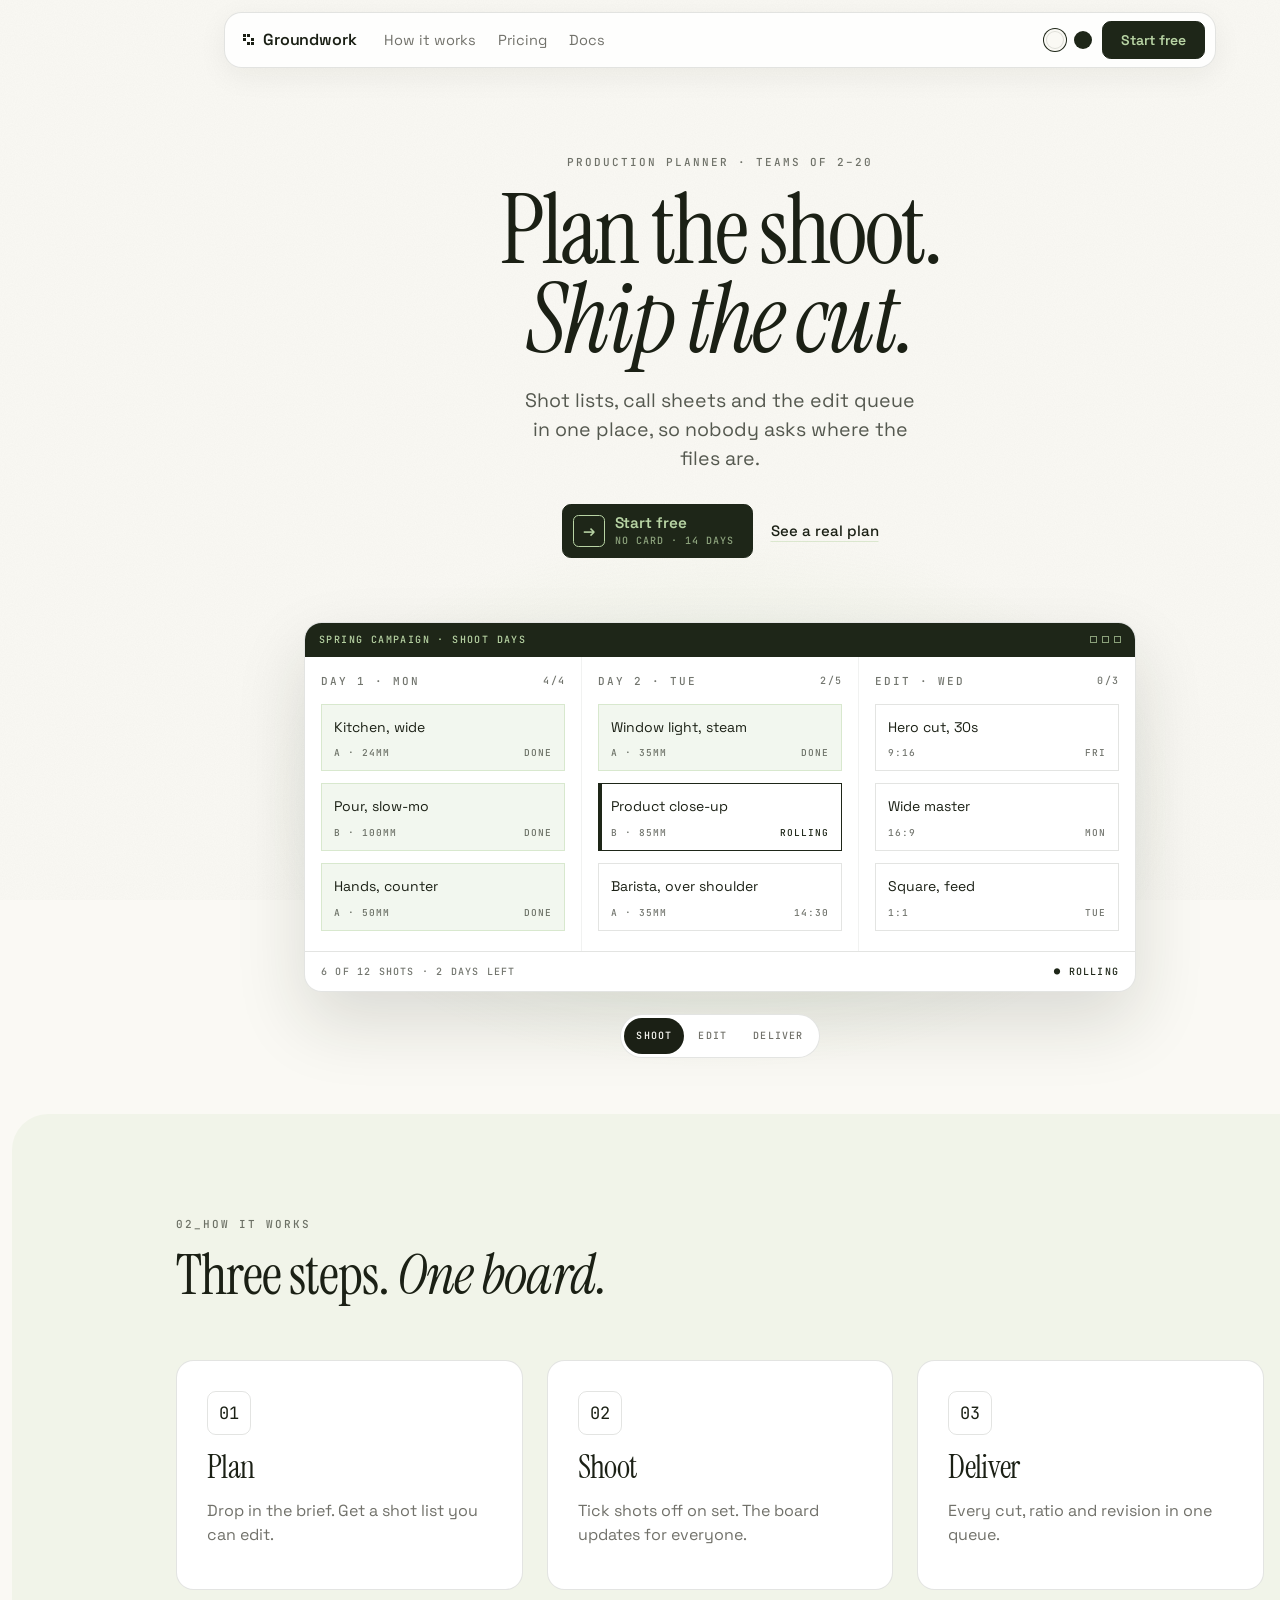
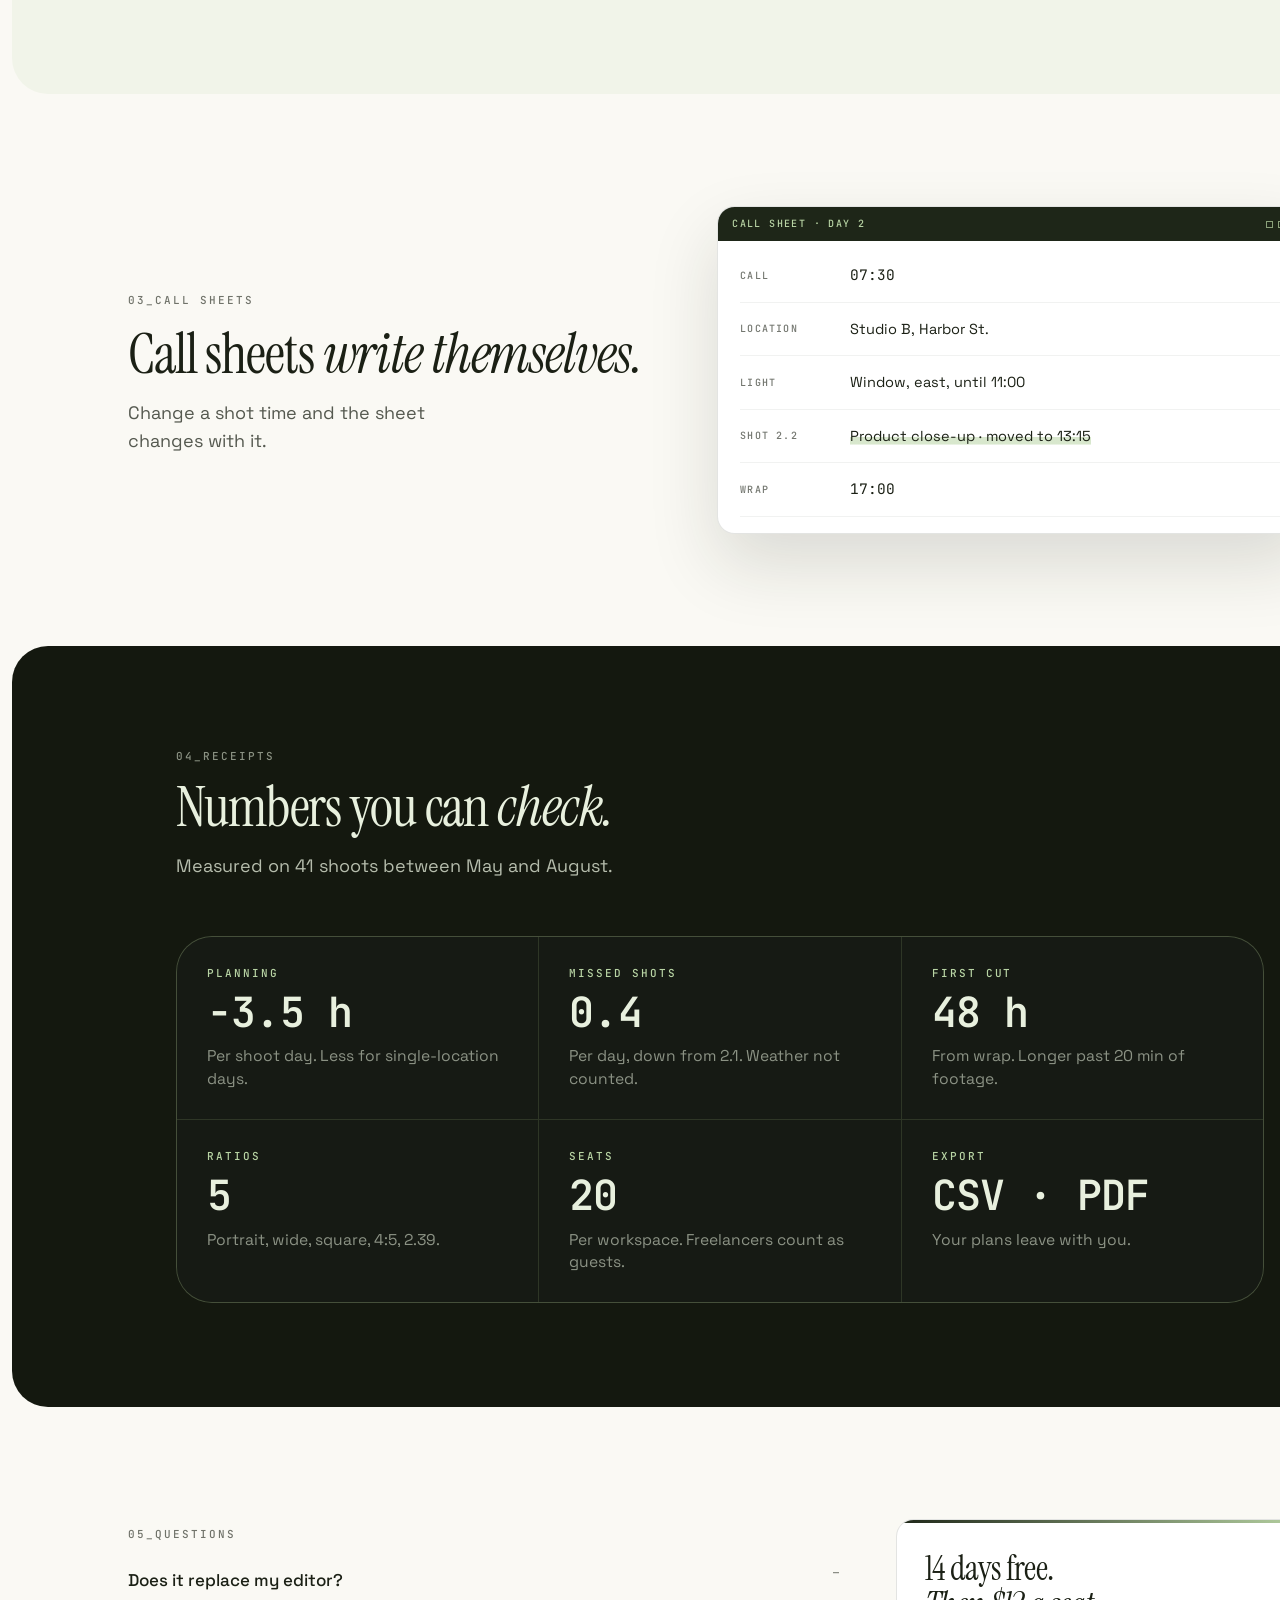
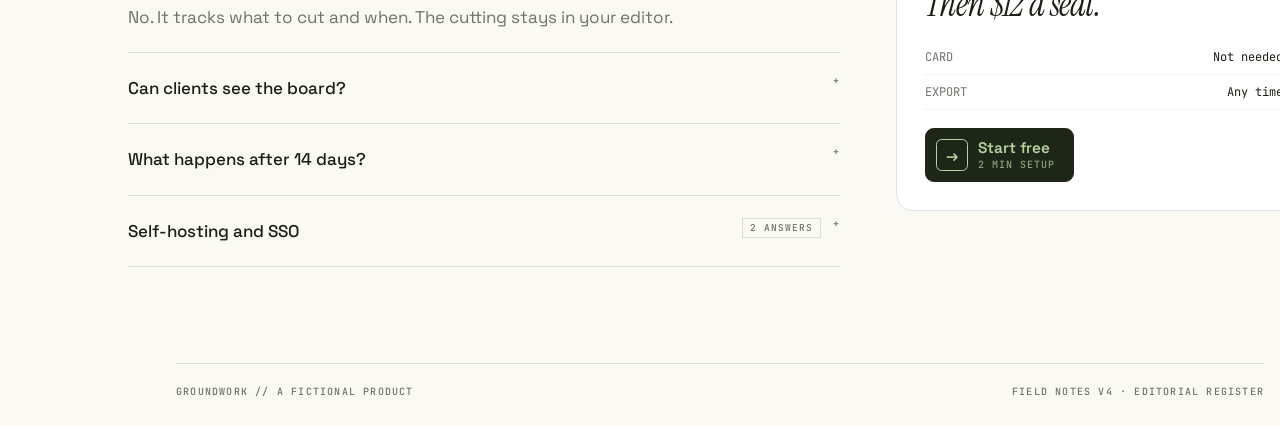
<file: .agents/skills/field-notes/examples/06-web.html>
<!doctype html>
<html lang="en" data-medium="web">
<head>
<meta charset="utf-8">
<meta name="viewport" content="width=device-width, initial-scale=1">
<title>Web — product page</title>
<link rel="stylesheet" href="../tokens/tokens.css">
<link rel="stylesheet" href="../kit/kit.css">
<style>
  body { width: 1440px; }
  .wrap { max-width: 74rem; margin: 0 auto; padding: 0 48px; }
  /* the bar: a floating card, not a strip */
  .bar { position: sticky; top: .75rem; z-index: 5; max-width: 62rem; margin: .75rem auto 0; height: 56px; display: flex; align-items: center; gap: 28px; padding: 0 10px 0 18px;
    background: color-mix(in srgb, var(--panel) 86%, transparent); backdrop-filter: blur(16px); border: 1px solid var(--hairline); border-radius: var(--r); box-shadow: 0 8px 30px color-mix(in srgb, var(--ink-paper) 6%, transparent); }
  .bar .brand { display: flex; align-items: center; gap: 9px; font-weight: 600; font-size: 16px; letter-spacing: -.01em; }
  .bar nav { display: flex; gap: 22px; font-size: 14.5px; color: var(--grey); }
  .bar .right { margin-left: auto; display: flex; gap: 10px; align-items: center; }
  .swatch { width: 18px; height: 18px; border-radius: 99px; border: 1px solid var(--hairline); }
  .bar .btn { height: 38px; font-size: 14px; }

  .hero { position: relative; text-align: center; padding: 88px 0 56px; }
  .hero::before { content: ""; position: absolute; left: 50%; top: 420px; width: 1100px; height: 700px; transform: translateX(-50%);
    background: radial-gradient(60% 55% at 50% 45%, var(--light), transparent 70%); z-index: -1; }
  .hero .headline { margin: 18px auto 22px; }
  .hero .lede { margin: 0 auto; max-width: 30ch; }
  .ctas { display: flex; gap: 18px; justify-content: center; align-items: center; margin-top: 30px; }
  .link { color: var(--ink); text-decoration: underline; text-underline-offset: 5px; text-decoration-color: var(--tint-line); font-weight: 500; font-size: 15px; }

  .stage { max-width: 52rem; margin: 64px auto 0; text-align: left; }
  .board { display: grid; grid-template-columns: repeat(3, 1fr); gap: 1px; background: var(--hairline-soft); }
  .day { background: var(--panel); padding: 18px 16px 20px; display: grid; gap: 12px; align-content: start; min-height: 280px; }
  .day header { display: flex; justify-content: space-between; margin-bottom: 4px; }
  .shot { border: 1px solid var(--hairline); padding: 12px 12px 11px; display: grid; gap: 8px; font-size: 14px; }
  .shot .m { display: flex; justify-content: space-between; font: 500 9.5px var(--font-mono); letter-spacing: .1em; color: var(--faint); text-transform: uppercase; }
  .shot.done { background: var(--tint); border-color: var(--tint-line); }
  .shot.now { border-color: var(--forest); box-shadow: inset 3px 0 0 var(--forest); }
  .winfoot { display: flex; justify-content: space-between; align-items: center; padding: 13px 16px; border-top: 1px solid var(--hairline); font: 500 10px var(--font-mono); letter-spacing: .12em; text-transform: uppercase; color: var(--faint); }
  .winfoot b { color: var(--forest); font-weight: 500; }
  .under { display: flex; justify-content: center; margin-top: 22px; }

  .band { margin: 0 .75rem; border-radius: var(--r-lg); padding: 104px 0; }
  .band.tint { background: var(--band-tint); }
  .sechead { display: grid; gap: 16px; max-width: 40rem; margin-bottom: 56px; }
  .sechead p { margin: 0; color: var(--ahead); font-size: 18px; }
  .steps { display: grid; grid-template-columns: repeat(3, 1fr); gap: 24px; }
  .step { background: var(--panel); border: 1px solid var(--hairline); border-radius: var(--r); padding: 30px; display: grid; gap: 16px; min-height: 230px; align-content: start; }
  .step h3 { margin: 0; font: 400 32px/1 var(--font-serif); letter-spacing: -.02em; }
  .step p { margin: 0; color: var(--grey); font-size: 16px; line-height: 1.5; }
  .step .glyphbox { width: 44px; height: 44px; border: 1px solid var(--hairline); border-radius: var(--r-sm); display: grid; place-items: center; }

  .scene { display: grid; grid-template-columns: 1fr 1.15fr; gap: 72px; align-items: center; padding: 112px 0; }
  .scene p { color: var(--ahead); font-size: 18px; margin: 16px 0 0; max-width: 30ch; }
  .sheet .kv { display: grid; grid-template-columns: 110px 1fr; font-size: 14.5px; }
  .sheet .kv > * { padding: 15px 0; border-bottom: 1px solid var(--hairline-soft); }
  .sheet .kv .k { font: 500 10px var(--font-mono); letter-spacing: .12em; text-transform: uppercase; color: var(--faint); display: flex; align-items: center; }
  .sweep { background: linear-gradient(var(--selection), var(--selection)) no-repeat 0 100% / 100% 42%; }

  /* a dark band is a dark-theme island: same tokens, no hand-picked colours */
  .band.dark { background: var(--forest-950); }
  .band.dark .figure { color: var(--ink); }
  .band.dark .figures .eyebrow { color: var(--sage); }

  .close { display: grid; grid-template-columns: 1fr 26rem; gap: 56px; padding: 112px 0 96px; align-items: start; }
  details { border-bottom: 1px solid var(--hairline); padding: 22px 0; }
  details summary { list-style: none; display: flex; justify-content: space-between; font-size: 17px; font-weight: 500; }
  details p { margin: 10px 0 0; color: var(--grey); max-width: 52ch; }
  .cta { background: var(--panel); border: 1px solid var(--hairline); border-radius: var(--r); overflow: hidden; }
  .cta .rule { height: 3px; background: linear-gradient(90deg, var(--forest), var(--sage)); }
  .cta .in { padding: 28px; display: grid; gap: 18px; }
  .cta .one { font: 400 34px/1.05 var(--font-serif); letter-spacing: -.02em; }
  .cta .one em { font-style: italic; }
  footer.site { border-top: 1px solid var(--hairline); padding: 22px 0 28px; display: flex; justify-content: space-between; }
</style>
</head>
<body class="grain">
<div>
  <div class="bar">
    <div class="brand"><span class="pc"><i></i><i></i><i class="o"></i><i></i><i class="o"></i><i></i><i class="o"></i><i></i><i></i></span>Groundwork</div>
    <nav><span>How it works</span><span>Pricing</span><span>Docs</span></nav>
    <div class="right">
      <span class="swatch" style="background:var(--paper);box-shadow:0 0 0 2px var(--surface),0 0 0 3px var(--forest)"></span><span class="swatch" style="background:var(--forest)"></span>
      <button class="btn primary">Start free</button>
    </div>
  </div>

  <section class="hero wrap">
    <div class="eyebrow">Production planner · teams of 2–20</div>
    <h1 class="headline">Plan the shoot.<br><em>Ship the cut.</em></h1>
    <p class="lede">Shot lists, call sheets and the edit queue in one place, so nobody asks where the files are.</p>
    <div class="ctas">
      <button class="btn primary two-line"><span class="glyph">→</span><span class="stack"><span>Start free</span><span class="sub">No card · 14 days</span></span></button>
      <a class="link">See a real plan</a>
    </div>

    <div class="stage">
      <div class="window">
        <div class="titlebar"><span>Spring campaign · Shoot days</span><span class="dots"><i></i><i></i><i></i></span></div>
        <div class="board">
          <div class="day"><header><span class="eyebrow">Day 1 · Mon</span><span class="micro">4/4</span></header>
            <div class="shot done"><span>Kitchen, wide</span><span class="m"><span>A · 24mm</span><span>Done</span></span></div>
            <div class="shot done"><span>Pour, slow-mo</span><span class="m"><span>B · 100mm</span><span>Done</span></span></div>
            <div class="shot done"><span>Hands, counter</span><span class="m"><span>A · 50mm</span><span>Done</span></span></div>
          </div>
          <div class="day"><header><span class="eyebrow">Day 2 · Tue</span><span class="micro">2/5</span></header>
            <div class="shot done"><span>Window light, steam</span><span class="m"><span>A · 35mm</span><span>Done</span></span></div>
            <div class="shot now"><span>Product close-up</span><span class="m"><span>B · 85mm</span><span style="color:var(--forest)">Rolling</span></span></div>
            <div class="shot"><span>Barista, over shoulder</span><span class="m"><span>A · 35mm</span><span>14:30</span></span></div>
          </div>
          <div class="day"><header><span class="eyebrow">Edit · Wed</span><span class="micro">0/3</span></header>
            <div class="shot"><span>Hero cut, 30s</span><span class="m"><span>9:16</span><span>Fri</span></span></div>
            <div class="shot"><span>Wide master</span><span class="m"><span>16:9</span><span>Mon</span></span></div>
            <div class="shot"><span>Square, feed</span><span class="m"><span>1:1</span><span>Tue</span></span></div>
          </div>
        </div>
        <div class="winfoot"><span>6 of 12 shots · 2 days left</span><b>● Rolling</b></div>
      </div>
      <div class="under"><div class="seg"><button aria-pressed="true">Shoot</button><button>Edit</button><button>Deliver</button></div></div>
    </div>
  </section>

  <section class="band tint">
    <div class="wrap">
      <div class="sechead"><span class="eyebrow">02_How it works</span><h2 class="section-title">Three steps. <em>One board.</em></h2></div>
      <div class="steps">
        <div class="step"><span class="glyphbox mono">01</span><h3>Plan</h3><p>Drop in the brief. Get a shot list you can edit.</p></div>
        <div class="step"><span class="glyphbox mono">02</span><h3>Shoot</h3><p>Tick shots off on set. The board updates for everyone.</p></div>
        <div class="step"><span class="glyphbox mono">03</span><h3>Deliver</h3><p>Every cut, ratio and revision in one queue.</p></div>
      </div>
    </div>
  </section>

  <section class="wrap scene">
    <div><span class="eyebrow">03_Call sheets</span><h2 class="section-title" style="margin-top:14px">Call sheets <em>write themselves.</em></h2><p>Change a shot time and the sheet changes with it.</p></div>
    <div class="window sheet">
      <div class="titlebar"><span>Call sheet · Day 2</span><span class="dots"><i></i><i></i><i></i></span></div>
      <div style="padding:8px 22px 16px">
        <div class="kv">
          <span class="k">Call</span><span class="mono">07:30</span>
          <span class="k">Location</span><span>Studio B, Harbor St.</span>
          <span class="k">Light</span><span>Window, east, until 11:00</span>
          <span class="k">Shot 2.2</span><span><span class="sweep">Product close-up · moved to 13:15</span></span>
          <span class="k">Wrap</span><span class="mono">17:00</span>
        </div>
      </div>
    </div>
  </section>

  <section class="band dark" data-theme="dark">
    <div class="wrap">
      <div class="sechead"><span class="eyebrow">04_Receipts</span><h2 class="section-title">Numbers you can <em>check.</em></h2><p>Measured on 41 shoots between May and August.</p></div>
      <div class="figures">
        <div><span class="eyebrow">Planning</span><span class="figure">−3.5 h</span><p>Per shoot day. Less for single-location days.</p></div>
        <div><span class="eyebrow">Missed shots</span><span class="figure">0.4</span><p>Per day, down from 2.1. Weather not counted.</p></div>
        <div><span class="eyebrow">First cut</span><span class="figure">48 h</span><p>From wrap. Longer past 20 min of footage.</p></div>
        <div><span class="eyebrow">Ratios</span><span class="figure">5</span><p>Portrait, wide, square, 4:5, 2.39.</p></div>
        <div><span class="eyebrow">Seats</span><span class="figure">20</span><p>Per workspace. Freelancers count as guests.</p></div>
        <div><span class="eyebrow">Export</span><span class="figure">CSV · PDF</span><p>Your plans leave with you.</p></div>
      </div>
    </div>
  </section>

  <section class="wrap close">
    <div>
      <span class="eyebrow">05_Questions</span>
      <details open><summary>Does it replace my editor? <span class="micro">—</span></summary><p>No. It tracks what to cut and when. The cutting stays in your editor.</p></details>
      <details><summary>Can clients see the board? <span class="micro">+</span></summary></details>
      <details><summary>What happens after 14 days? <span class="micro">+</span></summary></details>
      <details><summary>Self-hosting and SSO <span class="chip" style="margin-left:auto;margin-right:12px">2 answers</span><span class="micro">+</span></summary></details>
    </div>
    <div class="cta">
      <div class="rule"></div>
      <div class="in">
        <div class="one">14 days free.<br><em>Then $12 a seat.</em></div>
        <div class="kv" style="display:grid;font:400 12px var(--font-mono)">
          <div style="display:flex;justify-content:space-between;padding:9px 0;border-bottom:1px solid var(--hairline-soft)"><span class="faint">CARD</span><span>Not needed</span></div>
          <div style="display:flex;justify-content:space-between;padding:9px 0;border-bottom:1px solid var(--hairline-soft)"><span class="faint">EXPORT</span><span>Any time</span></div>
        </div>
        <button class="btn primary two-line" style="justify-self:start"><span class="glyph">→</span><span class="stack"><span>Start free</span><span class="sub">2 min setup</span></span></button>
      </div>
    </div>
  </section>

  <div class="wrap"><footer class="site"><span class="micro">Groundwork // a fictional product</span><span class="micro">Field Notes V4 · Editorial register</span></footer></div>
</div>
</body>
</html>
</file>
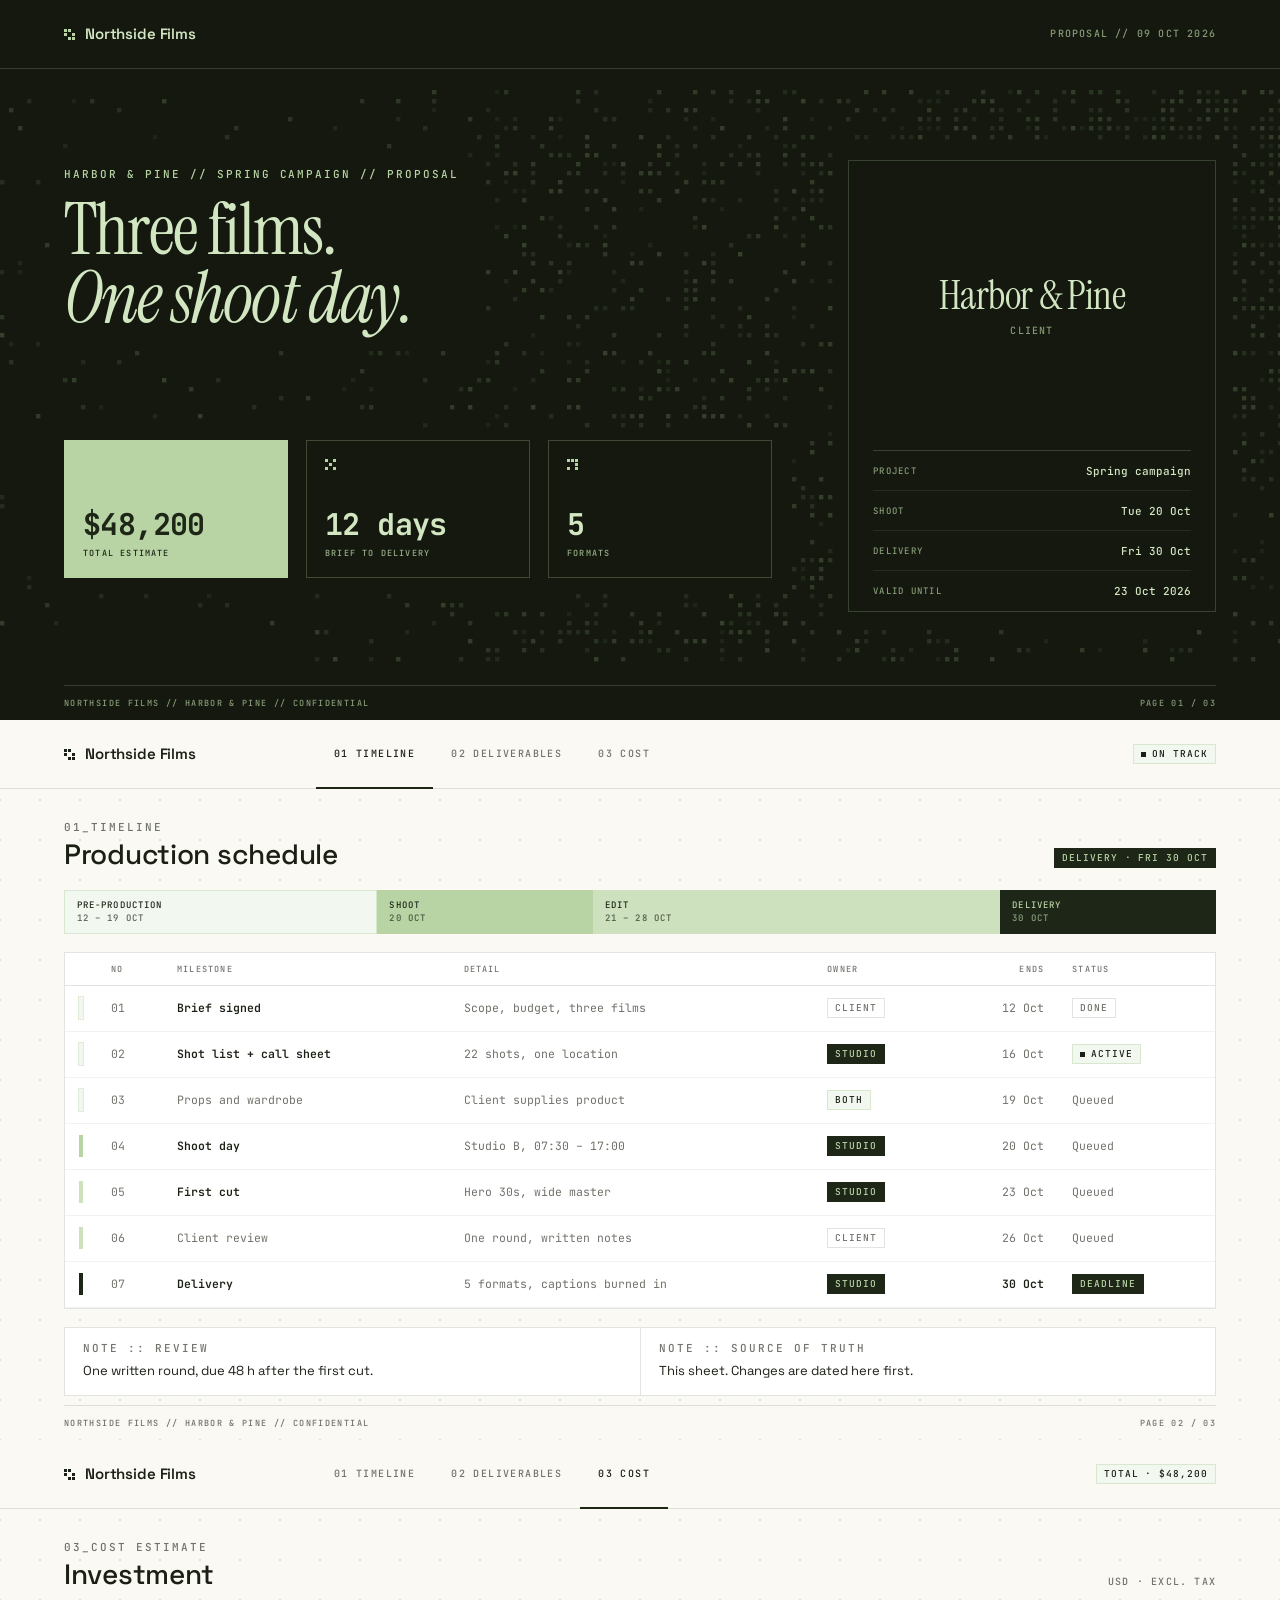
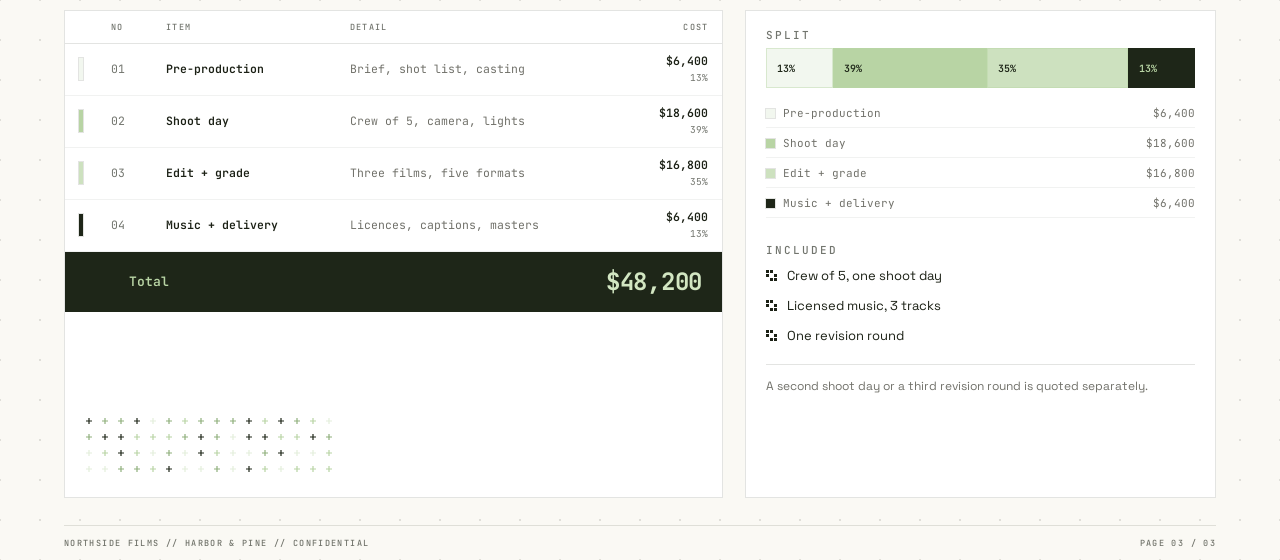
<file: .agents/skills/field-notes/examples/07-document.html>
<!doctype html>
<html lang="en" data-medium="print">
<head>
<meta charset="utf-8">
<title>Document — proposal</title>
<link rel="stylesheet" href="../tokens/tokens.css">
<link rel="stylesheet" href="../kit/kit.css">
<style>
  /* 960 × 540 pt pages. Designed in px at 96 dpi: 1280 × 720. 1pt = 1.333px. */
  @page { size: 960pt 540pt; margin: 0; }
  html, body { margin: 0; background: color-mix(in srgb, var(--ink-paper) 18%, var(--paper)); } /* screen preview only; print has no gaps */
  body { font-size: 14px; }
  .page { width: 1280px; height: 720px; position: relative; overflow: hidden; page-break-after: always; break-after: page; background: var(--surface); color: var(--ink); }
  .page:last-child { page-break-after: auto; break-after: auto; }
  .page.paper { background-image: radial-gradient(color-mix(in srgb, var(--ink-paper) 12%, transparent) 1px, transparent 1.2px); background-size: 40px 40px; background-position: 20px 20px; }
  .rail { position: absolute; left: 0; right: 0; top: 0; height: 69px; display: flex; align-items: center; padding: 0 64px; border-bottom: 1px solid var(--hairline); background: var(--surface); }
  .rail .brand { display: flex; align-items: center; gap: 10px; }
  .rail .brand b { font-size: 15px; font-weight: 600; letter-spacing: -.01em; }
  .rail .tabs { display: flex; height: 100%; margin-left: 120px; }
  .rail .tabs span { display: flex; align-items: center; padding: 0 18px; font: 500 10px var(--font-mono); letter-spacing: .14em; text-transform: uppercase; color: var(--faint); border-bottom: 2px solid transparent; margin-bottom: -1px; }
  .rail .tabs span.on { color: var(--ink); border-color: var(--forest); }
  .rail .right { margin-left: auto; }
  .foot { position: absolute; left: 64px; right: 64px; bottom: 0; height: 35px; display: flex; align-items: center; justify-content: space-between; border-top: 1px solid var(--hairline); font: 500 8.5px var(--font-mono); letter-spacing: .16em; text-transform: uppercase; color: var(--faint); }
  .body { position: absolute; left: 64px; right: 64px; top: 101px; bottom: 59px; }
  .head { display: flex; justify-content: space-between; align-items: end; margin-bottom: 22px; }
  .head h2 { margin: 6px 0 0; font: 500 28px/1 var(--font-sans); letter-spacing: -.01em; }

  /* cover */
  .cover { background: var(--forest-950); color: var(--sage); }
  .cover .rail { background: transparent; border-color: color-mix(in srgb, var(--sage) 20%, transparent); }
  .cover .rail .micro, .cover .foot { color: color-mix(in srgb, var(--sage) 70%, transparent); }
  .cover .foot { border-color: color-mix(in srgb, var(--sage) 20%, transparent); }
  #swarm { position: absolute; inset: 0; }
  .cover .eyebrow { color: var(--sage); position: absolute; left: 64px; top: 168px; }
  .cover h1 { position: absolute; left: 64px; top: 196px; margin: 0; font: 400 72px/.95 var(--font-serif); letter-spacing: -.025em; color: var(--sage-bright); }
  .cover h1 em { font-style: italic; }
  .kpis { position: absolute; left: 64px; top: 440px; display: flex; gap: 18px; }
  .kpis > div { width: 224px; height: 138px; padding: 18px; display: grid; align-content: space-between; border: 1px solid color-mix(in srgb, var(--sage) 26%, transparent); }
  .kpis .v { font: 700 30px/1 var(--font-mono); color: var(--sage-bright); letter-spacing: -.02em; }
  .kpis .l { font: 500 8.5px var(--font-mono); letter-spacing: .14em; text-transform: uppercase; color: color-mix(in srgb, var(--sage) 80%, transparent); }
  .kpis .solid { background: var(--sage); border-color: var(--sage); }
  .kpis .solid .v, .kpis .solid .l { color: var(--forest); }
  .kpis .pc { color: inherit; }
  .meta { position: absolute; left: 848px; top: 160px; width: 368px; height: 452px; border: 1px solid color-mix(in srgb, var(--sage) 22%, transparent); padding: 0 24px; display: grid; grid-template-rows: 1fr auto; }
  .meta .mark { display: grid; place-items: center; align-content: center; gap: 10px; border-bottom: 1px solid color-mix(in srgb, var(--sage) 22%, transparent); }
  .meta .mark b { font: 400 40px/1 var(--font-serif); color: var(--sage-bright); letter-spacing: -.02em; }
  .meta .rows div { display: flex; justify-content: space-between; height: 40px; align-items: center; border-bottom: 1px solid color-mix(in srgb, var(--sage) 11%, transparent); font: 500 11px var(--font-mono); }
  .meta .rows div:last-child { border: 0; }
  .meta .rows span:first-child { color: color-mix(in srgb, var(--sage) 70%, transparent); font-size: 9px; letter-spacing: .14em; text-transform: uppercase; }
  .meta .rows span:last-child { color: var(--sage-bright); }

  /* timeline */
  .phase { display: flex; height: 44px; margin-bottom: 18px; }
  .phase div { display: flex; flex-direction: column; justify-content: center; padding: 0 12px; font: 500 9px/1.5 var(--font-mono); letter-spacing: .12em; text-transform: uppercase; }
  .phase .t { background: var(--tint); color: var(--forest); border: 1px solid var(--tint-line); }
  .phase .s { background: var(--sage); color: var(--forest); }
  .phase .f { background: var(--forest); color: var(--sage); }
  .phase div span:last-child { opacity: .7; }
  .sheet { background: var(--card); border: 1px solid var(--hairline); }
  .sheet .table td { height: 40px; font-size: 11.5px; }
  .sheet .table th { height: 32px; font-size: 8.5px; }
  .mk { display: inline-block; width: 4px; height: 22px; vertical-align: middle; }

  /* cost */
  .two { display: grid; grid-template-columns: 7fr 5fr; gap: 22px; height: 100%; }
  .two .sheet { display: grid; grid-template-rows: auto auto 1fr; }
  .sheet .table td { height: 46px; }
  .split { display: flex; height: 40px; margin: 6px 0 10px; }
  .split div { display: flex; align-items: center; padding: 0 10px; font: 600 10px var(--font-mono); }
  .legend { display: grid; gap: 0; margin-bottom: 26px; }
  .legend div { height: 30px; align-items: center; border-bottom: 1px solid var(--hairline-soft); }
  .totalband { display: flex; justify-content: space-between; align-items: center; height: 60px; padding: 0 20px 0 64px; background: var(--forest); color: var(--sage); font: 600 13px var(--font-mono); }
  .totalband b { font: 700 24px var(--font-mono); color: var(--sage-bright); letter-spacing: -.01em; }
  .notes { display: grid; grid-template-columns: 1fr 1fr; margin-top: 18px; border: 1px solid var(--hairline); background: var(--card); }
  .notes div { padding: 14px 18px; display: grid; gap: 6px; font-size: 13px; }
  .notes div + div { border-left: 1px solid var(--hairline); }
  .legend div { display: flex; justify-content: space-between; font: 400 11px var(--font-mono); color: var(--grey); }
  .legend i { display: inline-block; width: 9px; height: 9px; margin-right: 8px; vertical-align: -1px; }
  .inc { list-style: none; margin: 8px 0 18px; padding: 0; display: grid; gap: 10px; font-size: 13px; }
  .inc li { display: flex; gap: 10px; align-items: center; }
  .note { border-top: 1px solid var(--hairline); padding-top: 12px; font-size: 12px; color: var(--grey); line-height: 1.5; }
  #plus { display: block; }
</style>
</head>
<body>

<!-- 1 · COVER -->
<section class="page cover">
  <svg id="swarm"></svg>
  <div class="rail"><div class="brand"><span class="pc" style="color:var(--sage)"><i></i><i></i><i class="o"></i><i></i><i class="o"></i><i></i><i class="o"></i><i></i><i></i></span><b style="color:var(--sage-bright)">Northside Films</b></div><span class="micro right">Proposal // 09 Oct 2026</span></div>
  <div class="eyebrow" data-x>Harbor &amp; Pine // Spring campaign // Proposal</div>
  <h1 data-x>Three films.<br><em>One shoot day.</em></h1>
  <div class="kpis" data-x>
    <div class="solid"><span class="pc"><i></i><i></i><i class="o"></i><i></i><i class="o"></i><i></i><i class="o"></i><i></i><i></i></span><div><div class="v">$48,200</div><div class="l" style="margin-top:8px">Total estimate</div></div></div>
    <div><span class="pc" style="color:var(--sage)"><i></i><i class="o"></i><i></i><i class="o"></i><i></i><i class="o"></i><i></i><i class="o"></i><i></i></span><div><div class="v">12 days</div><div class="l" style="margin-top:8px">Brief to delivery</div></div></div>
    <div><span class="pc" style="color:var(--sage)"><i></i><i></i><i></i><i class="o"></i><i class="o"></i><i></i><i></i><i class="o"></i><i></i></span><div><div class="v">5</div><div class="l" style="margin-top:8px">Formats</div></div></div>
  </div>
  <div class="meta" data-x>
    <div class="mark"><b>Harbor &amp; Pine</b><span class="micro" style="color:color-mix(in srgb,var(--sage) 70%,transparent)">Client</span></div>
    <div class="rows">
      <div><span>Project</span><span>Spring campaign</span></div>
      <div><span>Shoot</span><span>Tue 20 Oct</span></div>
      <div><span>Delivery</span><span>Fri 30 Oct</span></div>
      <div><span>Valid until</span><span>23 Oct 2026</span></div>
    </div>
  </div>
  <div class="foot"><span>Northside Films // Harbor &amp; Pine // Confidential</span><span>Page 01 / 03</span></div>
</section>

<!-- 2 · TIMELINE -->
<section class="page paper">
  <div class="rail"><div class="brand"><span class="pc"><i></i><i></i><i class="o"></i><i></i><i class="o"></i><i></i><i class="o"></i><i></i><i></i></span><b>Northside Films</b></div>
    <div class="tabs"><span class="on">01 Timeline</span><span>02 Deliverables</span><span>03 Cost</span></div><span class="chip tint live right">On track</span></div>
  <div class="body">
    <div class="head"><div><div class="eyebrow">01_Timeline</div><h2>Production schedule</h2></div><span class="chip solid">Delivery · Fri 30 Oct</span></div>
    <div class="phase">
      <div class="t" style="flex:3"><span>Pre-production</span><span>12 – 19 Oct</span></div>
      <div class="s" style="flex:2"><span>Shoot</span><span>20 Oct</span></div>
      <div class="s" style="flex:4;background:color-mix(in srgb,var(--sage) 70%,var(--card))"><span>Edit</span><span>21 – 28 Oct</span></div>
      <div class="f" style="flex:2"><span>Delivery</span><span>30 Oct</span></div>
    </div>
    <div class="sheet">
      <table class="table">
        <thead><tr><th style="width:24px"></th><th>No</th><th>Milestone</th><th>Detail</th><th>Owner</th><th class="r">Ends</th><th>Status</th></tr></thead>
        <tbody>
          <tr><td><i class="mk" style="background:var(--tint);outline:1px solid var(--tint-line)"></i></td><td class="ter">01</td><td class="pri">Brief signed</td><td class="sec">Scope, budget, three films</td><td><span class="chip">Client</span></td><td class="r sec">12 Oct</td><td><span class="chip">Done</span></td></tr>
          <tr><td><i class="mk" style="background:var(--tint);outline:1px solid var(--tint-line)"></i></td><td class="ter">02</td><td class="pri">Shot list + call sheet</td><td class="sec">22 shots, one location</td><td><span class="chip solid">Studio</span></td><td class="r sec">16 Oct</td><td><span class="chip tint live">Active</span></td></tr>
          <tr><td><i class="mk" style="background:var(--tint);outline:1px solid var(--tint-line)"></i></td><td class="ter">03</td><td class="sec">Props and wardrobe</td><td class="ter">Client supplies product</td><td><span class="chip tint">Both</span></td><td class="r ter">19 Oct</td><td class="ter">Queued</td></tr>
          <tr><td><i class="mk" style="background:var(--sage)"></i></td><td class="ter">04</td><td class="pri">Shoot day</td><td class="sec">Studio B, 07:30 – 17:00</td><td><span class="chip solid">Studio</span></td><td class="r sec">20 Oct</td><td class="ter">Queued</td></tr>
          <tr><td><i class="mk" style="background:color-mix(in srgb,var(--sage) 70%,var(--card))"></i></td><td class="ter">05</td><td class="pri">First cut</td><td class="sec">Hero 30s, wide master</td><td><span class="chip solid">Studio</span></td><td class="r sec">23 Oct</td><td class="ter">Queued</td></tr>
          <tr><td><i class="mk" style="background:color-mix(in srgb,var(--sage) 70%,var(--card))"></i></td><td class="ter">06</td><td class="sec">Client review</td><td class="ter">One round, written notes</td><td><span class="chip">Client</span></td><td class="r ter">26 Oct</td><td class="ter">Queued</td></tr>
          <tr><td><i class="mk" style="background:var(--forest)"></i></td><td class="ter">07</td><td class="pri">Delivery</td><td class="sec">5 formats, captions burned in</td><td><span class="chip solid">Studio</span></td><td class="r pri">30 Oct</td><td><span class="chip solid">Deadline</span></td></tr>
        </tbody>
      </table>
    </div>
    <div class="notes">
      <div><span class="eyebrow">Note :: Review</span><span>One written round, due 48 h after the first cut.</span></div>
      <div><span class="eyebrow">Note :: Source of truth</span><span>This sheet. Changes are dated here first.</span></div>
    </div>
  </div>
  <div class="foot"><span>Northside Films // Harbor &amp; Pine // Confidential</span><span>Page 02 / 03</span></div>
</section>

<!-- 3 · COST -->
<section class="page paper">
  <div class="rail"><div class="brand"><span class="pc"><i></i><i></i><i class="o"></i><i></i><i class="o"></i><i></i><i class="o"></i><i></i><i></i></span><b>Northside Films</b></div>
    <div class="tabs"><span>01 Timeline</span><span>02 Deliverables</span><span class="on">03 Cost</span></div><span class="chip tint right">Total · $48,200</span></div>
  <div class="body">
    <div class="head"><div><div class="eyebrow">03_Cost estimate</div><h2>Investment</h2></div><span class="micro">USD · excl. tax</span></div>
    <div class="two" style="height:calc(100% - 72px)">
      <div class="sheet">
        <table class="table" id="cost">
          <thead><tr><th style="width:24px"></th><th>No</th><th>Item</th><th>Detail</th><th class="r">Cost</th></tr></thead>
          <tbody></tbody>
        </table>
        <div class="totalband"><span>Total</span><b id="total"></b></div>
        <svg id="plus" style="align-self:end;margin:0 16px 14px" width="260" height="70"></svg>
      </div>
      <div class="sheet" style="padding:18px 20px;display:block">
        <div class="eyebrow">Split</div>
        <div class="split" id="split"></div>
        <div class="legend" id="legend"></div>
        <div class="eyebrow">Included</div>
        <ul class="inc">
          <li><span class="pc"><i></i><i></i><i class="o"></i><i></i><i class="o"></i><i></i><i class="o"></i><i></i><i></i></span>Crew of 5, one shoot day</li>
          <li><span class="pc"><i></i><i></i><i class="o"></i><i></i><i class="o"></i><i></i><i class="o"></i><i></i><i></i></span>Licensed music, 3 tracks</li>
          <li><span class="pc"><i></i><i></i><i class="o"></i><i></i><i class="o"></i><i></i><i class="o"></i><i></i><i></i></span>One revision round</li>
        </ul>
        <div class="note">A second shoot day or a third revision round is quoted separately.</div>
      </div>
    </div>
  </div>
  <div class="foot"><span>Northside Films // Harbor &amp; Pine // Confidential</span><span>Page 03 / 03</span></div>
</section>

<script>
  // ── content model: edit these, never the drawing code ──
  const ITEMS = [
    ['01', 'Pre-production', 'Brief, shot list, casting', 6400, 'var(--tint)'],
    ['02', 'Shoot day', 'Crew of 5, camera, lights', 18600, 'var(--sage)'],
    ['03', 'Edit + grade', 'Three films, five formats', 16800, 'color-mix(in srgb,var(--sage) 70%,var(--card))'],
    ['04', 'Music + delivery', 'Licences, captions, masters', 6400, 'var(--forest)'],
  ];
  // ── derived, never hand-typed: total, %, bar widths ──
  const total = ITEMS.reduce((a, i) => a + i[3], 0), $ = n => '$' + n.toLocaleString('en-US');
  document.querySelector('#cost tbody').innerHTML = ITEMS.map(([no, item, d, amt, c]) =>
    `<tr><td><i class="mk" style="background:${c};outline:1px solid var(--hairline)"></i></td><td class="ter">${no}</td><td class="pri">${item}</td><td class="sec">${d}</td>
     <td class="r"><div class="pri">${$(amt)}</div><div class="ter" style="font-size:9.5px;margin-top:3px">${Math.round(amt / total * 100)}%</div></td></tr>`).join('');
  document.getElementById('total').textContent = $(total);
  document.querySelectorAll('#cost td').forEach(td => td.style.height = '52px');
  document.getElementById('split').innerHTML = ITEMS.map(i => {
    const p = Math.round(i[3] / total * 100), dark = i[4].includes('forest');
    return `<div style="flex:${i[3]};background:${i[4]};color:${dark ? 'var(--sage)' : 'var(--forest)'};border:1px solid ${dark ? 'var(--forest)' : 'var(--tint-line)'}">${p}%</div>`; }).join('');
  document.getElementById('legend').innerHTML = ITEMS.map(i => `<div><span><i style="background:${i[4]};outline:1px solid var(--hairline)"></i>${i[1]}</span><span>${$(i[3])}</span></div>`).join('');

  // ── seeded textures ──
  let seed = 11; const rnd = () => (seed = (seed * 16807) % 2147483647) / 2147483647;
  // plus-field: 4-tone ramp, small marks, inside its padding box
  const tones = ['var(--forest)', 'var(--sage-dim)', 'var(--sage)', 'color-mix(in srgb,var(--sage) 40%,transparent)'];
  let ph = ''; for (let y = 8; y < 70; y += 16) for (let x = 8; x < 260; x += 16)
    ph += `<path d="M${x - 3} ${y}h6M${x} ${y - 3}v6" stroke="${tones[Math.floor(rnd() * 4)]}" stroke-width="1.2"/>`;
  document.getElementById('plus').innerHTML = ph;

  // swarm field: grid walk, base + gaussian clusters, masked from every [data-x] box (+12px)
  const page = document.querySelector('.cover'), pr = page.getBoundingClientRect();
  const ex = [...page.querySelectorAll('[data-x]')].map(el => { const r = el.getBoundingClientRect();
    return [r.left - pr.left - 12, r.top - pr.top - 12, r.right - pr.left + 12, r.bottom - pr.top + 12]; });
  ex.push([0, 0, 1280, 82], [0, 670, 1280, 720]);
  const blobs = [[1180, 110, 1, 260], [700, 620, .55, 180], [560, 120, .35, 140]];
  let sw = ''; const P = 9, S = 4.4;
  for (let y = 0; y < 720; y += P) for (let x = 0; x < 1280; x += P) {
    if (ex.some(([a, b, c, d]) => x + S > a && x < c && y + S > b && y < d)) continue;
    const p = 0.045 + blobs.reduce((t, [bx, by, amp, r]) => t + amp * Math.exp(-((x - bx) ** 2 + (y - by) ** 2) / (2 * r * r)), 0) * 0.55;
    if (rnd() < p) sw += `<rect x="${x}" y="${y}" width="${S}" height="${S}" fill="var(--sage-dim)" opacity="${(0.07 + rnd() * 0.19).toFixed(2)}"/>`;
  }
  const svg = document.getElementById('swarm'); svg.setAttribute('viewBox', '0 0 1280 720'); svg.innerHTML = sw;
</script>
</body>
</html>
</file>
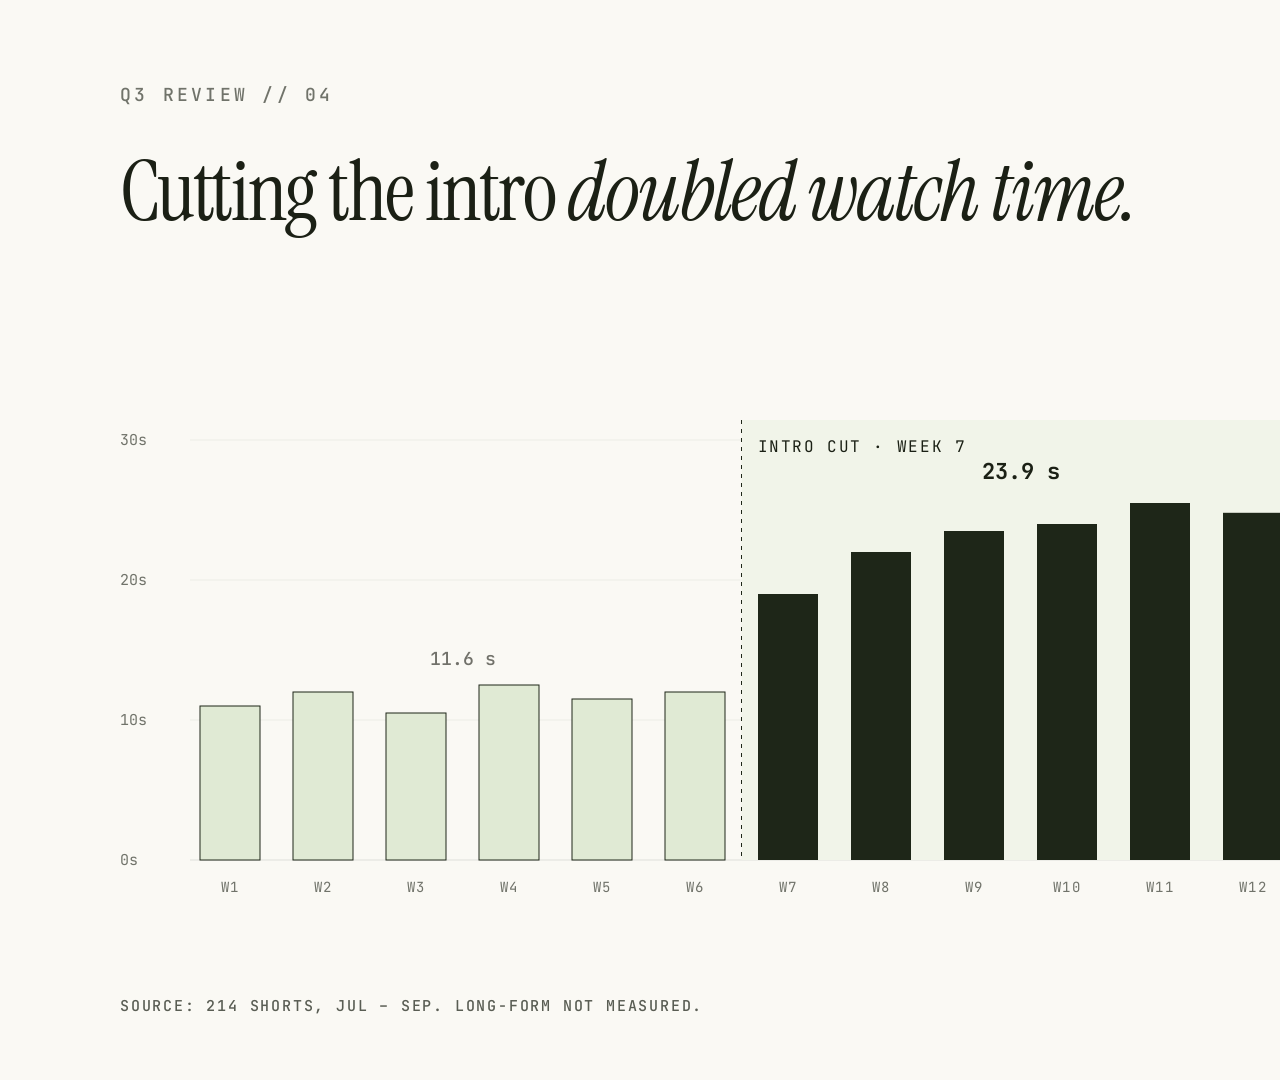
<file: .agents/skills/field-notes/examples/08-slide.html>
<!doctype html>
<html lang="en" data-medium="slides">
<head>
<meta charset="utf-8">
<title>Slide — one claim, one figure</title>
<link rel="stylesheet" href="../tokens/tokens.css">
<link rel="stylesheet" href="../kit/kit.css">
<style>
  body { width: 1920px; height: 1080px; overflow: hidden; position: relative; }
  .top { position: absolute; left: 120px; right: 120px; top: 84px; display: flex; justify-content: space-between; }
  .top .eyebrow { font-size: 18px; letter-spacing: .18em; }
  h1 { position: absolute; left: 120px; top: 150px; margin: 0; font: 400 84px/1 var(--font-serif); letter-spacing: -.025em; max-width: 1300px; }
  h1 em { font-style: italic; }
  .chart { position: absolute; left: 120px; top: 400px; width: 1180px; height: 520px; }
  .side { position: absolute; left: 1400px; right: 120px; top: 400px; display: grid; gap: 0; border-top: 1px solid var(--hairline); }
  .side div { padding: 30px 0 34px; border-bottom: 1px solid var(--hairline); display: grid; gap: 12px; }
  .side .v { font: 600 96px/1 var(--font-mono); letter-spacing: -.04em; }
  .side .l { font: 500 16px var(--font-mono); letter-spacing: .14em; text-transform: uppercase; color: var(--faint); }
  .src { position: absolute; left: 120px; bottom: 64px; font: 500 15px var(--font-mono); letter-spacing: .12em; text-transform: uppercase; color: var(--label-far); }
  .pg { position: absolute; right: 120px; bottom: 64px; font: 500 15px var(--font-mono); letter-spacing: .12em; color: var(--label-far); }
</style>
</head>
<body>
  <div class="top"><span class="eyebrow">Q3 review // 04</span><span class="eyebrow">Shorts</span></div>
  <h1>Cutting the intro <em>doubled watch time.</em></h1>
  <svg class="chart" id="chart" viewBox="0 0 1180 520" font-family="JetBrains Mono"></svg>
  <div class="side">
    <div><span class="v">×2.1</span><span class="l">Average watch time</span></div>
    <div><span class="v">−40%</span><span class="l">Drop-off in first 3 s</span></div>
  </div>
  <div class="src">Source: 214 shorts, Jul – Sep. Long-form not measured.</div>
  <div class="pg">04 / 12</div>
<script>
  // one claim, one figure: before/after in the ramp, the change marked, labelled directly
  // ILLUSTRATIVE weekly values. In real work, chart only the numbers you were given.
  const w = [11, 12, 10.5, 12.5, 11.5, 12, 19, 22, 23.5, 24, 25.5, 24.8];
  const X = i => 110 + i * 93, Y = v => 460 - v / 30 * 420;
  let s = '';
  [0, 10, 20, 30].forEach(v => s += `<line x1="70" x2="1170" y1="${Y(v)}" y2="${Y(v)}" stroke="var(--hairline${v ? '-soft' : ''})"/><text x="0" y="${Y(v) + 5}" font-size="15" fill="var(--faint)">${v}s</text>`);
  s += `<rect x="${X(5.5)}" y="20" width="${X(11) - X(5.5) + 30}" height="440" fill="var(--band-tint)"/>`;
  w.forEach((v, i) => {
    const after = i > 5;
    s += `<rect x="${X(i) - 30}" y="${Y(v)}" width="60" height="${460 - Y(v)}" fill="${after ? 'var(--data-1)' : 'var(--data-4)'}" ${after ? '' : 'stroke="var(--forest)" stroke-width="1"'}/>`;
    s += `<text x="${X(i)}" y="492" font-size="14" text-anchor="middle" fill="var(--faint)" letter-spacing="1.5">W${i + 1}</text>`;
  });
  s += `<line x1="${X(5.5)}" x2="${X(5.5)}" y1="20" y2="460" stroke="var(--forest)" stroke-dasharray="4 5"/>`;
  s += `<text x="${X(5.5) + 16}" y="52" font-size="16" fill="var(--ink)" letter-spacing="1.6">INTRO CUT · WEEK 7</text>`;
  s += `<text x="${X(2.5)}" y="${Y(12.5) - 20}" font-size="18" text-anchor="middle" fill="var(--grey)" font-weight="500">11.6 s</text>`;
  s += `<text x="${X(8.5)}" y="${Y(25.5) - 24}" font-size="22" text-anchor="middle" fill="var(--ink)" font-weight="700">23.9 s</text>`;
  document.getElementById('chart').innerHTML = s;
</script>
</body>
</html>
</file>
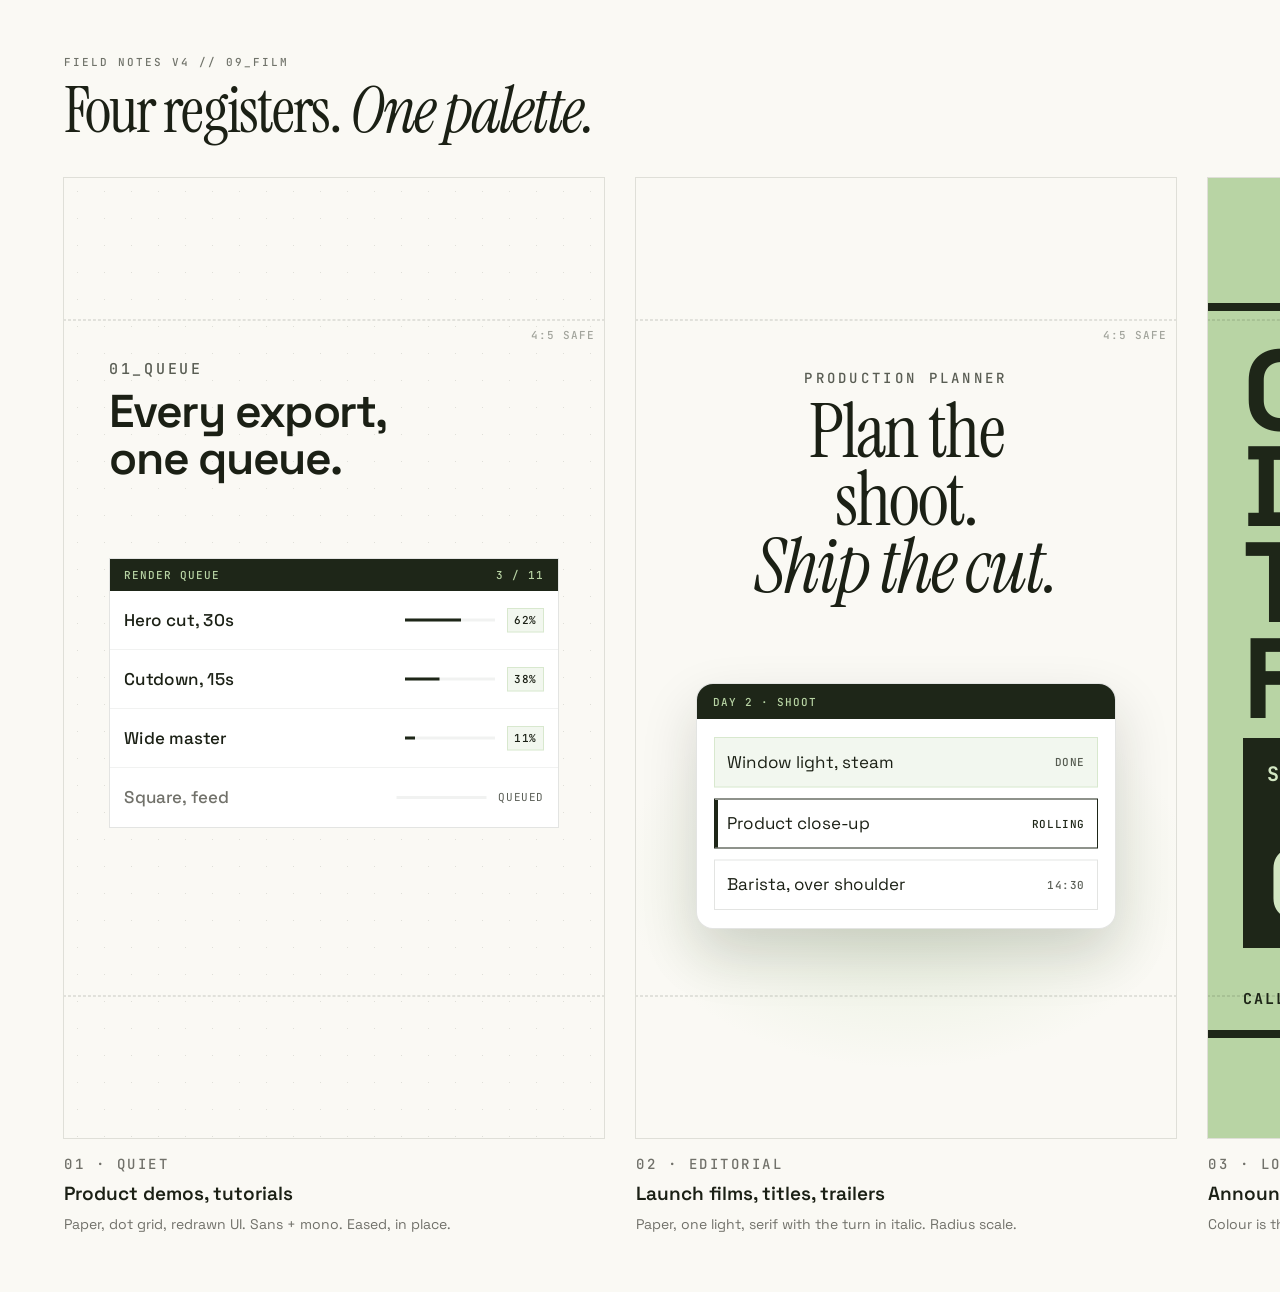
<file: .agents/skills/field-notes/examples/09-film.html>
<!doctype html>
<html lang="en">
<head>
<meta charset="utf-8">
<title>Film — four registers</title>
<link rel="stylesheet" href="../tokens/tokens.css">
<link rel="stylesheet" href="../kit/kit.css">
<style>
  body { width: 2400px; padding: 56px 64px; }
  header { display: flex; justify-content: space-between; align-items: end; margin-bottom: 36px; }
  h1 { font: 400 64px/.95 var(--font-serif); letter-spacing: -.03em; margin: 12px 0 0; }
  h1 em { font-style: italic; }
  .row { display: grid; grid-template-columns: repeat(4, 540px); gap: 32px; }
  .cell { display: grid; gap: 18px; }
  .scaler { width: 540px; height: 960px; overflow: hidden; outline: 1px solid var(--hairline); }
  .frame { width: 1080px; height: 1920px; transform: scale(.5); transform-origin: 0 0; position: relative; overflow: hidden; }
  .cap { display: grid; gap: 6px; }
  .cap b { font-size: 19px; font-weight: 600; }
  .cap span { font-size: 14px; color: var(--grey); }
  .safe { position: absolute; left: 0; right: 0; top: 285px; height: 1350px; outline: 2px dashed color-mix(in srgb, var(--forest) 22%, transparent); pointer-events: none; }
  .safe::after { content: "4:5 SAFE"; position: absolute; right: 18px; top: 14px; font: 500 22px var(--font-mono); letter-spacing: .14em; color: color-mix(in srgb, var(--forest) 40%, transparent); }

  /* 1 · Quiet */
  .quiet { background: var(--paper); background-image: radial-gradient(color-mix(in srgb, var(--ink-paper) 12%, transparent) 1.6px, transparent 1.8px); background-size: 54px 54px; }
  .quiet .lab { position: absolute; left: 90px; top: 360px; font: 500 30px var(--font-mono); letter-spacing: .18em; color: var(--label-far); }
  .quiet .line { position: absolute; left: 90px; top: 420px; font: 600 92px/1.02 var(--font-sans); letter-spacing: -.03em; color: var(--ink); width: 900px; }
  .quiet .ui { position: absolute; left: 90px; right: 90px; top: 760px; background: var(--card); border: 2px solid var(--hairline); }
  .quiet .ui .tb { height: 64px; background: var(--forest); color: var(--sage); display: flex; align-items: center; justify-content: space-between; padding: 0 28px; font: 500 22px var(--font-mono); letter-spacing: .14em; }
  .quiet .ui .r { display: flex; align-items: center; gap: 24px; height: 118px; padding: 0 28px; border-bottom: 2px solid var(--hairline-soft); font-size: 34px; }
  .quiet .ui .r .nm { flex: 1; font-weight: 500; }
  .quiet .ui .r .pb { width: 180px; height: 6px; background: var(--hairline-soft); position: relative; }
  .quiet .ui .r .pb i { position: absolute; inset: 0 auto 0 0; background: var(--forest); }
  .quiet .ui .r .ch { font: 500 22px var(--font-mono); letter-spacing: .1em; padding: 8px 12px; border: 2px solid var(--tint-line); background: var(--tint); }

  /* 2 · Editorial */
  .edit { background: var(--paper); }
  .edit::before { content: ""; position: absolute; left: -200px; right: -200px; top: 900px; height: 1100px; background: radial-gradient(55% 50% at 50% 45%, color-mix(in srgb, var(--sage) 34%, transparent), transparent 70%); }
  .edit .eb { position: absolute; left: 0; right: 0; top: 380px; text-align: center; font: 500 28px var(--font-mono); letter-spacing: .2em; color: var(--label-far); }
  .edit h2 { position: absolute; left: 0; right: 0; top: 440px; text-align: center; margin: 0; font: 400 150px/.9 var(--font-serif); letter-spacing: -.03em; color: var(--ink); }
  .edit h2 em { font-style: italic; }
  .edit .win { position: absolute; left: 120px; right: 120px; top: 1010px; background: var(--card); border: 2px solid var(--hairline); border-radius: 34px; overflow: hidden; box-shadow: 0 50px 110px color-mix(in srgb, var(--ink-paper) 16%, transparent); }
  .edit .win .tb { height: 70px; background: var(--forest); color: var(--sage); display: flex; align-items: center; padding: 0 32px; font: 500 22px var(--font-mono); letter-spacing: .14em; }
  .edit .win .b { padding: 36px 34px; display: grid; gap: 22px; }
  .edit .shot { border: 2px solid var(--hairline); padding: 22px 24px; font-size: 34px; display: flex; justify-content: space-between; align-items: center; }
  .edit .shot.done { background: var(--tint); border-color: var(--tint-line); }
  .edit .shot span { font: 500 22px var(--font-mono); letter-spacing: .1em; color: var(--label-far); }

  /* 3 · Loud */
  .loud { background: var(--sage); color: var(--forest); }
  .loud .rule { position: absolute; left: 0; right: 0; height: 16px; background: var(--forest); }
  .loud .big { position: absolute; left: 70px; top: 330px; font: 700 228px/.84 var(--font-sans); letter-spacing: -.055em; text-transform: uppercase; }
  .loud .block { position: absolute; left: 70px; right: 70px; top: 1120px; height: 420px; background: var(--forest); color: var(--sage-bright); padding: 44px 48px; display: flex; flex-direction: column; justify-content: space-between; overflow: hidden; }
  .loud .block .ht { position: absolute; right: -40px; top: -40px; width: 520px; height: 520px; background-image: radial-gradient(var(--sage) 30%, transparent 32%); background-size: 26px 26px; opacity: .55; mask-image: radial-gradient(circle at 70% 30%, #000 0 30%, transparent 70%); }
  .loud .block .k { font: 700 40px var(--font-mono); letter-spacing: .12em; position: relative; }
  .loud .block .n { font: 700 190px/.9 var(--font-mono); letter-spacing: -.06em; position: relative; }
  .loud .meta { position: absolute; left: 70px; right: 70px; bottom: 260px; display: flex; justify-content: space-between; font: 700 30px var(--font-mono); letter-spacing: .14em; }

  /* 4 · Ambient */
  .amb { background: var(--paper); }
  .amb svg { position: absolute; inset: 0; }
  .amb .end { position: absolute; left: 0; right: 0; top: 470px; text-align: center; font: 600 96px/1 var(--font-sans); letter-spacing: -.035em; color: var(--forest); }
</style>
</head>
<body>
<header>
  <div><div class="eyebrow">Field Notes V4 // 09_Film</div><h1>Four registers. <em>One palette.</em></h1></div>
  <div class="micro" style="text-align:right;line-height:1.7">1080 × 1920 · 30 fps · shown at 50%<br>Dashed box = 4:5 crop-safe zone</div>
</header>
<div class="row">
  <div class="cell">
    <div class="scaler"><div class="frame quiet">
      <div class="lab">01_QUEUE</div>
      <div class="line">Every export,<br>one queue.</div>
      <div class="ui">
        <div class="tb"><span>RENDER QUEUE</span><span>3 / 11</span></div>
        <div class="r"><span class="nm">Hero cut, 30s</span><span class="pb"><i style="width:62%"></i></span><span class="ch">62%</span></div>
        <div class="r"><span class="nm">Cutdown, 15s</span><span class="pb"><i style="width:38%"></i></span><span class="ch">38%</span></div>
        <div class="r"><span class="nm">Wide master</span><span class="pb"><i style="width:11%"></i></span><span class="ch">11%</span></div>
        <div class="r" style="border:0"><span class="nm" style="color:var(--grey)">Square, feed</span><span class="pb"></span><span class="mono" style="font-size:22px;letter-spacing:.1em;color:var(--label-far)">QUEUED</span></div>
      </div>
      <div class="safe"></div>
    </div></div>
    <div class="cap"><span class="eyebrow">01 · Quiet</span><b>Product demos, tutorials</b><span>Paper, dot grid, redrawn UI. Sans + mono. Eased, in place.</span></div>
  </div>

  <div class="cell">
    <div class="scaler"><div class="frame edit">
      <div class="eb">PRODUCTION PLANNER</div>
      <h2>Plan the<br>shoot.<br><em>Ship the cut.</em></h2>
      <div class="win">
        <div class="tb">DAY 2 · SHOOT</div>
        <div class="b">
          <div class="shot done">Window light, steam <span>DONE</span></div>
          <div class="shot" style="border-color:var(--forest);box-shadow:inset 6px 0 0 var(--forest)">Product close-up <span style="color:var(--forest)">ROLLING</span></div>
          <div class="shot">Barista, over shoulder <span>14:30</span></div>
        </div>
      </div>
      <div class="safe"></div>
    </div></div>
    <div class="cap"><span class="eyebrow">02 · Editorial</span><b>Launch films, titles, trailers</b><span>Paper, one light, serif with the turn in italic. Radius scale.</span></div>
  </div>

  <div class="cell">
    <div class="scaler"><div class="frame loud">
      <div class="rule" style="top:250px"></div>
      <div class="big">One<br>day.<br>Three<br>films.</div>
      <div class="block"><div class="ht"></div><span class="k">SHOOT // TUE 20 OCT</span><span class="n">07:30</span></div>
      <div class="meta"><span>CALL TIME</span><span>STUDIO B</span></div>
      <div class="rule" style="bottom:200px"></div>
      <div class="safe"></div>
    </div></div>
    <div class="cap"><span class="eyebrow">03 · Loud</span><b>Announcements, plates, hooks</b><span>Colour is the field. Forest type, 16px rules. No fades: 2-frame snaps.</span></div>
  </div>

  <div class="cell">
    <div class="scaler"><div class="frame amb"><svg id="field" viewBox="0 0 1080 1920"></svg>
      <div class="end">See you<br>on set.</div>
      <div class="safe"></div>
    </div></div>
    <div class="cap"><span class="eyebrow">04 · Ambient</span><b>Loops, backgrounds, mood</b><span>Ink dots, density is value. One solid thing. Things decohere, not fade.</span></div>
  </div>
</div>
<script>
  // Ambient: a landscape drawn only in dot density; one solid sage object
  let s = 5; const rnd = () => (s = (s * 16807) % 2147483647) / 2147483647;
  const ridge = (x, k) => 1180 + k * 120 + Math.sin(x / (210 + k * 40) + k * 1.7) * (70 - k * 12) + Math.sin(x / 90 + k) * 16;
  let h = '';
  for (let y = 700; y < 1920; y += 14) for (let x = 0; x < 1080; x += 14) {
    let d = 0;
    for (let k = 0; k < 4; k++) { const r = ridge(x, k); if (y > r) d = Math.max(d, Math.min(1, 0.12 + (y - r) / 900 + k * 0.08)); }
    const sky = Math.exp(-((x - 760) ** 2 + (y - 860) ** 2) / 26000) * 0.5;
    if (rnd() < Math.max(d, sky)) h += `<rect x="${x}" y="${y}" width="5" height="5" fill="var(--forest)" opacity="${(0.35 + rnd() * 0.5).toFixed(2)}"/>`;
  }
  // the one solid thing
  h += `<g transform="translate(470 1130)"><rect x="0" y="0" width="150" height="120" fill="var(--sage)"/><rect x="0" y="120" width="34" height="34" fill="var(--sage)"/><rect x="116" y="120" width="34" height="34" fill="var(--sage)"/><rect x="34" y="34" width="20" height="20" fill="var(--paper)"/><rect x="96" y="34" width="20" height="20" fill="var(--paper)"/></g>`;
  document.getElementById('field').innerHTML = h;
</script>
</body>
</html>
</file>
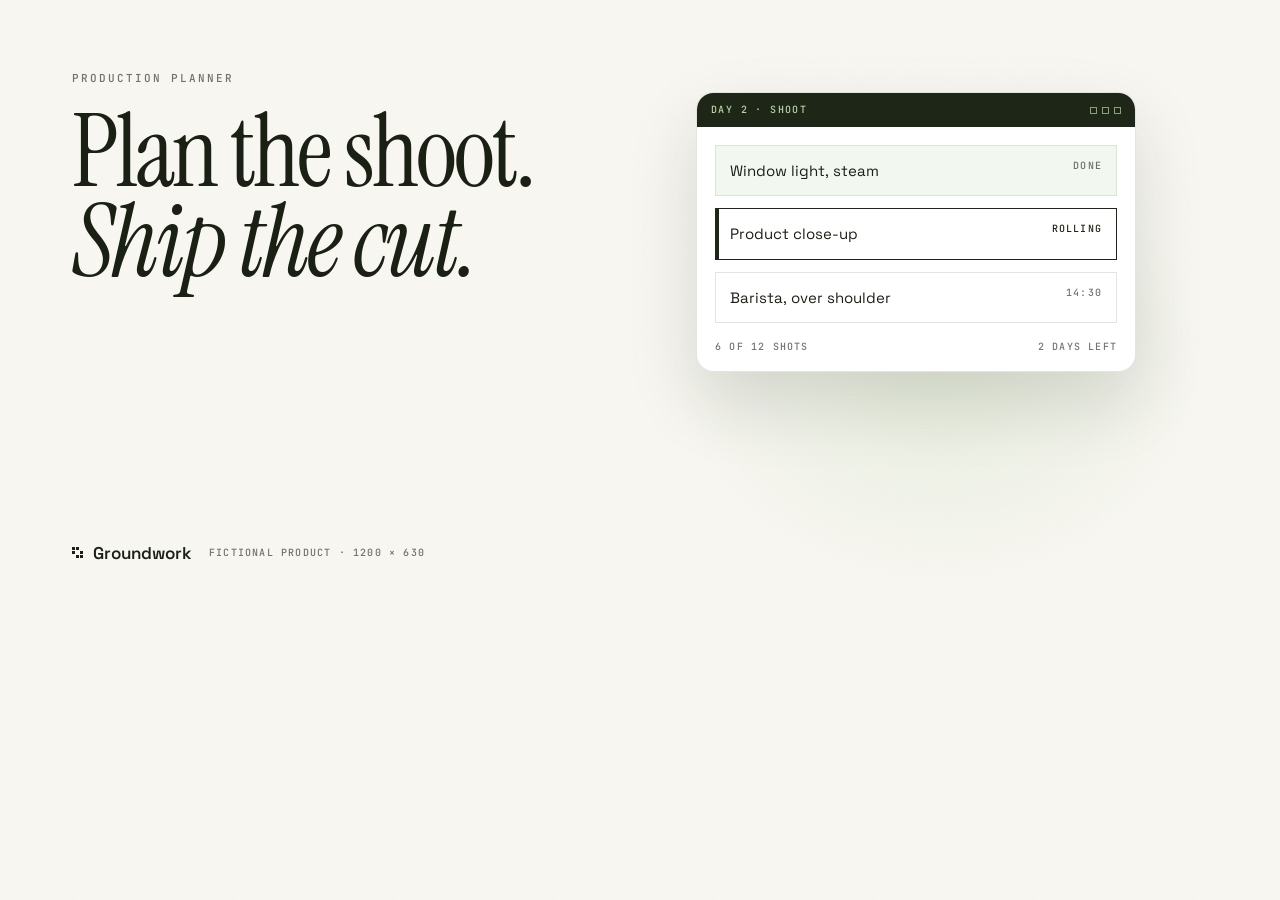
<file: .agents/skills/field-notes/examples/10-social.html>
<!doctype html>
<html lang="en" data-medium="web">
<head>
<meta charset="utf-8">
<title>Share card</title>
<link rel="stylesheet" href="../tokens/tokens.css">
<link rel="stylesheet" href="../kit/kit.css">
<style>
  body { width: 1200px; height: 630px; overflow: hidden; position: relative; }
  body::after { content: ""; position: absolute; right: -120px; top: 40px; width: 760px; height: 640px; background: radial-gradient(50% 50% at 50% 50%, var(--light), transparent 70%); z-index: 0; }
  .l { position: absolute; left: 72px; top: 72px; bottom: 64px; width: 560px; display: flex; flex-direction: column; z-index: 1; }
  .l h1 { margin: 22px 0 0; font: 400 100px/.9 var(--font-serif); letter-spacing: -.03em; }
  .l h1 em { font-style: italic; }
  .l .foot { margin-top: auto; display: flex; gap: 10px; align-items: center; }
  .wcard { position: absolute; right: 64px; top: 92px; width: 440px; z-index: 1; }
  .wcard .shot { border: 1px solid var(--hairline); padding: 13px 14px; display: flex; justify-content: space-between; font-size: 15px; }
  .wcard .shot span { font: 500 10px var(--font-mono); letter-spacing: .12em; color: var(--faint); }
  .wcard .shot.done { background: var(--tint); border-color: var(--tint-line); }
</style>
</head>
<body class="grain">
  <div class="l">
    <span class="eyebrow">Production planner</span>
    <h1>Plan the shoot.<br><em>Ship the cut.</em></h1>
    <div class="foot"><span class="pc"><i></i><i></i><i class="o"></i><i></i><i class="o"></i><i></i><i class="o"></i><i></i><i></i></span><b style="font-weight:600">Groundwork</b><span class="micro" style="margin-left:8px">Fictional product · 1200 × 630</span></div>
  </div>
  <div class="window wcard">
    <div class="titlebar"><span>Day 2 · Shoot</span><span class="dots"><i></i><i></i><i></i></span></div>
    <div style="padding:18px;display:grid;gap:12px">
      <div class="shot done">Window light, steam <span>DONE</span></div>
      <div class="shot" style="border-color:var(--forest);box-shadow:inset 3px 0 0 var(--forest)">Product close-up <span style="color:var(--forest)">ROLLING</span></div>
      <div class="shot">Barista, over shoulder <span>14:30</span></div>
      <div style="display:flex;justify-content:space-between;padding-top:6px" class="micro"><span>6 of 12 shots</span><span>2 days left</span></div>
    </div>
  </div>
</body>
</html>
</file>
<file: .agents/skills/field-notes/tokens/tokens.css>
/* Field Notes V4 — tokens.
   V2's palette, hex for hex. V3's system. No brand inside.
   Light on :root. Dark on [data-theme="dark"] (the person chooses; persist it).
   Geometry and density by medium on [data-medium="web|tool|print|film|slides"]. */

:root {
  /* ── Palette (V2) ─────────────────────────────── */
  --forest-950: #14180f;
  --forest: #1e2618;
  --sage: #b8d4a4;
  --sage-bright: #d2e6c2;
  --sage-dim: #8fb07c;
  --paper: #faf9f4;
  --card: #ffffff;
  --ink-paper: #1b2015;
  --grey-paper: #71716a;
  --amber: #a8741d; /* attention only: a marker or fill, never small text */

  /* dark grounds: forest-950 pulled toward neutral, so big areas read deep, not olive */
  --deep-0: #0f120e;
  --deep-1: #161a14;
  --deep-2: #1d2219;
  --ink-dark: #e8f0de;   /* sage-bright pulled toward paper */
  --grey-dark: #a9b59e;

  /* ── Roles: light ─────────────────────────────── */
  --surface: var(--paper);
  --panel: var(--card);
  --inset: color-mix(in srgb, var(--ink-paper) 4%, var(--paper));
  --raised: var(--card);
  --ink: var(--ink-paper);                                   /* 15.8:1 */
  --grey: var(--grey-paper);                                 /*  4.7:1 */
  --faint: color-mix(in srgb, var(--ink-paper) 62%, transparent);  /* 4.6:1 */
  --ahead: color-mix(in srgb, var(--ink-paper) 74%, transparent);  /* ledes */
  --label-far: color-mix(in srgb, var(--ink-paper) 72%, transparent); /* small mono at distance */
  --hairline: color-mix(in srgb, var(--ink-paper) 12%, transparent);
  --hairline-soft: color-mix(in srgb, var(--ink-paper) 6%, transparent);

  /* the emphasis ladder */
  --solid: var(--forest);        --on-solid: var(--sage);        /* rung 1 */
  --accent: var(--sage);         --on-accent: var(--forest);     /* rung 2 */
  --tint: color-mix(in srgb, var(--sage) 18%, var(--card));
  --on-tint: var(--ink-paper);
  --tint-line: color-mix(in srgb, var(--sage) 45%, transparent);
  /* rung 3 = 1px var(--hairline) outline; rung 4 = text */

  --focus: var(--forest);
  --attention: var(--amber);
  --selection: color-mix(in srgb, var(--sage) 55%, transparent);

  --band: var(--forest-950);      /* a dark band on a light page: put data-theme="dark" on it */
  --band-deep: var(--deep-0);
  --band-tint: color-mix(in srgb, var(--sage) 14%, var(--paper));
  --light: color-mix(in srgb, var(--sage) 26%, transparent);

  /* data ramp, strongest first; amber marks the one value that needs attention */
  --data-1: var(--forest);
  --data-2: var(--sage-dim);
  --data-3: var(--sage);
  --data-4: color-mix(in srgb, var(--sage) 40%, var(--paper));

  /* ── Type ─────────────────────────────────────── */
  --font-sans: "Space Grotesk", system-ui, sans-serif;
  --font-mono: "JetBrains Mono", ui-monospace, monospace;
  --font-serif: "Instrument Serif", "Times New Roman", serif;

  /* ── Space ────────────────────────────────────── */
  --s-1: 4px; --s-2: 8px; --s-3: 12px; --s-4: 16px; --s-5: 20px;
  --s-6: 24px; --s-7: 32px; --s-8: 48px; --s-9: 64px; --s-10: 96px; --s-11: 128px;
  /* the spacing ladder: inside < between items < between groups < between sections, each ≥ 1.5× */
  --gap-inside: var(--s-2);
  --gap-items: var(--s-3);
  --gap-groups: var(--s-7);
  --gap-sections: var(--s-10);

  /* ── Geometry (web defaults) ─────────────────── */
  --r-0: 0;
  --r-sm: 0.55rem;
  --r: 1.1rem;
  --r-lg: 2.25rem;
  --r-pill: 999px;

  /* ── Density (web defaults) ──────────────────── */
  --body: 17px;
  --control-h: 44px;
  --row-h: 44px;

  /* ── Motion ───────────────────────────────────── */
  --ease-expo-out: cubic-bezier(0.16, 1, 0.3, 1);      /* reveals, falling away */
  --ease-decisive: cubic-bezier(0.22, 1, 0.36, 1);     /* power4.out: type, wipes */
  --ease-arrive: cubic-bezier(0.34, 1.56, 0.64, 1);    /* back.out(1.7): arrives under its weight */
  --ease-depth: cubic-bezier(0.76, 0, 0.24, 1);        /* power3.inOut */
  --ease-reflow: cubic-bezier(0.65, 0, 0.35, 1);       /* power2.inOut */
  --ease-leave: cubic-bezier(0.32, 0, 0.67, 0);        /* power2.in */
  --ease-word: cubic-bezier(0.5, 1, 0.89, 1);          /* power1.out */
  --ease-drift: cubic-bezier(0.37, 0, 0.63, 1);        /* sine.inOut */
  --t-micro: 140ms;
  --t-swap-out: 200ms;
  --t-swap-in: 300ms;
  --t-word: 0.29s;
  --t-reveal: 720ms;
}

/* ── Dark: the same colours, nothing new ─────────── */
:root[data-theme="dark"], [data-theme="dark"] {
  --surface: var(--deep-0);
  --panel: var(--deep-1);                 /* 1.07:1 vs surface: hairlines separate, not fills */
  --inset: color-mix(in srgb, var(--deep-0) 50%, var(--deep-1));
  --raised: var(--deep-2);
  --ink: var(--ink-dark);                 /* 15.1:1 on panel */
  --grey: var(--grey-dark);               /*  8.2:1 */
  --faint: color-mix(in srgb, var(--ink-dark) 56%, transparent);  /* 5.5:1 */
  --ahead: color-mix(in srgb, var(--ink-dark) 76%, transparent);
  --label-far: color-mix(in srgb, var(--ink-dark) 72%, transparent);
  --hairline: color-mix(in srgb, var(--sage) 16%, transparent);
  --hairline-soft: color-mix(in srgb, var(--sage) 8%, transparent);

  --solid: var(--sage-bright);   --on-solid: var(--forest-950);
  --accent: var(--sage);         --on-accent: var(--forest);
  --tint: color-mix(in srgb, var(--sage) 10%, var(--deep-1));
  --on-tint: var(--ink-dark);
  --tint-line: color-mix(in srgb, var(--sage) 32%, transparent);

  --focus: var(--sage);
  --selection: color-mix(in srgb, var(--sage) 28%, transparent);

  --band: var(--deep-1);
  --band-deep: var(--deep-0);
  --band-tint: color-mix(in srgb, var(--sage) 6%, var(--deep-0));
  --light: color-mix(in srgb, var(--sage) 10%, transparent);

  --data-1: var(--sage-bright);
  --data-2: var(--sage-dim);
  --data-3: color-mix(in srgb, var(--sage) 45%, var(--deep-1));
  --data-4: color-mix(in srgb, var(--sage) 22%, var(--deep-1));
}

/* ── Medium: geometry + density ─────────────────── */
[data-medium="tool"] {
  --r-sm: 0; --r: 0; --r-lg: 0; --r-pill: 0;   /* tools are square, switches included */
  --body: 13px;
  --control-h: 32px;
  --row-h: 38px;          /* 52px when a row carries two lines */
  --gap-groups: var(--s-5);
  --gap-sections: var(--s-7);
}
[data-medium="print"], [data-medium="film"], [data-medium="slides"] {
  --r-sm: 0; --r: 0; --r-lg: 0; --r-pill: 0;
}
</file>
<file: .agents/skills/field-notes/kit/kit.css>
/* Field Notes V4 — kit. Base + components. Needs ../tokens/tokens.css first.
   Every component reads role tokens only, so it works light/dark and in any medium. */

/* ── Fonts (bundled, OFL; swap by role) ───────────── */
@font-face { font-family: "Space Grotesk"; font-weight: 400; src: url("../assets/fonts/SG-400.ttf") format("truetype"); }
@font-face { font-family: "Space Grotesk"; font-weight: 500; src: url("../assets/fonts/SG-500.ttf") format("truetype"); }
@font-face { font-family: "Space Grotesk"; font-weight: 600; src: url("../assets/fonts/SG-600.ttf") format("truetype"); }
@font-face { font-family: "Space Grotesk"; font-weight: 700; src: url("../assets/fonts/SG-700.ttf") format("truetype"); }
@font-face { font-family: "JetBrains Mono"; font-weight: 400; src: url("../assets/fonts/JBM-400.ttf") format("truetype"); }
@font-face { font-family: "JetBrains Mono"; font-weight: 500; src: url("../assets/fonts/JBM-500.ttf") format("truetype"); }
@font-face { font-family: "JetBrains Mono"; font-weight: 600; src: url("../assets/fonts/JBM-600.ttf") format("truetype"); }
@font-face { font-family: "JetBrains Mono"; font-weight: 700; src: url("../assets/fonts/JBM-700.ttf") format("truetype"); }
@font-face { font-family: "Instrument Serif"; font-style: normal; src: url("../assets/fonts/InstrumentSerif-Regular.ttf") format("truetype"); }
@font-face { font-family: "Instrument Serif"; font-style: italic; src: url("../assets/fonts/InstrumentSerif-Italic.ttf") format("truetype"); }

/* ── Base ─────────────────────────────────────────── */
*, *::before, *::after { box-sizing: border-box; }
html { -webkit-font-smoothing: antialiased; text-rendering: optimizeLegibility; }
body {
  margin: 0;
  background: var(--surface);
  color: var(--ink);
  font: 400 var(--body)/1.55 var(--font-sans);
}
/* a themed or medium-scoped block re-resolves its own text colour (custom properties resolve where declared) */
[data-theme], [data-medium] { color: var(--ink); }
::selection { background: var(--selection); }
:focus-visible { outline: 2px solid var(--focus); outline-offset: 2px; }
.num, table, .figure, .kpi-v { font-variant-numeric: tabular-nums; }

/* ── Type roles ───────────────────────────────────── */
.eyebrow { font: 500 11px/1.2 var(--font-mono); letter-spacing: .18em; text-transform: uppercase; color: var(--faint); }
.micro   { font: 500 10px/1.2 var(--font-mono); letter-spacing: .12em; text-transform: uppercase; color: var(--faint); }
.mono    { font-family: var(--font-mono); }
.headline { font: 400 clamp(3.4rem, 8vw, 6rem)/.92 var(--font-serif); letter-spacing: -.03em; margin: 0; }
.section-title { font: 400 clamp(2.2rem, 4.4vw, 3.5rem)/1.02 var(--font-serif); letter-spacing: -.02em; margin: 0; }
.headline em, .section-title em { font-style: italic; }
.lede { font-size: clamp(1.05rem, 1.6vw, 1.22rem); line-height: 1.5; color: var(--ahead); max-width: 38ch; }
.figure { font: 600 clamp(1.9rem, 3.4vw, 2.6rem)/1 var(--font-mono); letter-spacing: -.02em; }
.grey { color: var(--grey); } .faint { color: var(--faint); }

/* ── Pixel cluster (bullet, mark, pin) ────────────── */
.pc { display: inline-grid; grid-template-columns: repeat(3, 3px); gap: 1px; vertical-align: middle; }
.pc i { width: 3px; height: 3px; background: currentColor; }
.pc i.o { background: transparent; }

/* ── Buttons ──────────────────────────────────────── */
.btn {
  display: inline-flex; align-items: center; gap: 10px;
  height: var(--control-h); padding: 0 calc(var(--control-h) * .42);
  border: 1px solid var(--hairline); border-radius: var(--r-sm);
  background: transparent; color: var(--ink);
  font: 600 calc(var(--body) * .9)/1 var(--font-sans); letter-spacing: -.005em;
  cursor: pointer; white-space: nowrap;
  transition: background var(--t-micro) ease, border-color var(--t-micro) ease, transform var(--t-micro) ease;
}
.btn:hover { border-color: color-mix(in srgb, var(--ink) 30%, transparent); }
.btn.primary { background: var(--solid); color: var(--on-solid); border-color: var(--solid); }
.btn.accent  { background: var(--accent); color: var(--on-accent); border-color: var(--accent); }
.btn.ghost   { border-color: transparent; color: var(--grey); padding: 0 6px; }
.btn.attention::before { content: ""; width: 6px; height: 6px; background: var(--attention); }
.btn[disabled] { color: var(--faint); background: transparent; border-color: var(--hairline-soft); cursor: not-allowed; }
.btn .sub { font: 500 10px/1 var(--font-mono); letter-spacing: .1em; text-transform: uppercase; opacity: .72; }
.btn.two-line { height: auto; padding: 10px 18px 10px 10px; }
.btn.two-line .stack { display: grid; gap: 5px; text-align: left; }
.btn .glyph { width: 2rem; height: 2rem; display: grid; place-items: center; border: 1px solid currentColor; border-radius: max(0px, calc(var(--r-sm) - .2rem)); }

/* ── Chips, kbd, status ───────────────────────────── */
.chip {
  display: inline-flex; align-items: center; gap: 6px; height: 20px; padding: 0 7px;
  font: 500 9.5px/1 var(--font-mono); letter-spacing: .1em; text-transform: uppercase;
  border: 1px solid var(--hairline); color: var(--grey); border-radius: 0; white-space: nowrap;
}
.chip.solid { background: var(--solid); color: var(--on-solid); border-color: var(--solid); }
.chip.accent { background: var(--accent); color: var(--on-accent); border-color: var(--accent); }
.chip.tint { background: var(--tint); color: var(--on-tint); border-color: var(--tint-line); }
.chip.attention { color: var(--ink); }
.chip.attention::before, .chip.live::before { content: ""; width: 5px; height: 5px; background: var(--attention); }
.chip.live::before { background: currentColor; animation: breathe 1.6s var(--ease-drift) infinite alternate; }
.kbd {
  display: inline-grid; place-items: center; min-width: 18px; height: 18px; padding: 0 4px;
  font: 500 10px/1 var(--font-mono); color: var(--grey); border: 1px solid var(--hairline); border-bottom-width: 2px;
}
@keyframes breathe { from { opacity: .35; } to { opacity: 1; } }
@media (prefers-reduced-motion: reduce) { .chip.live::before { animation: none; } }

/* ── Inputs ───────────────────────────────────────── */
.field { display: grid; gap: 6px; align-content: start; }
.field > label { font: 500 10px/1 var(--font-mono); letter-spacing: .12em; text-transform: uppercase; color: var(--faint); }
.input {
  height: var(--control-h); padding: 0 10px; width: 100%;
  background: var(--panel); color: var(--ink); border: 1px solid var(--hairline); border-radius: var(--r-sm);
  font: 400 calc(var(--body) * .95) var(--font-sans);
}
.input:focus { outline: 2px solid var(--focus); outline-offset: -1px; }
.field.error .input { border-color: var(--attention); }
.field .msg { font-size: 12px; color: var(--ink); display: flex; gap: 6px; align-items: center; }
.field.error .msg::before { content: ""; width: 6px; height: 6px; background: var(--attention); flex: none; }

/* units keep their case inside uppercase labels: <span class="unit">Mb/s</span> */
.unit { text-transform: none; letter-spacing: .02em; }

/* ── Slider, select, number, setting row ─────────── */
.range { -webkit-appearance: none; appearance: none; width: 100%; height: 18px; background: transparent; cursor: pointer; }
.range::-webkit-slider-runnable-track { height: 2px; background: linear-gradient(var(--solid), var(--solid)) 0 / var(--fill, 50%) 100% no-repeat, var(--hairline); }
.range::-webkit-slider-thumb { -webkit-appearance: none; width: 14px; height: 14px; margin-top: -6px; background: var(--panel); border: 2px solid var(--solid); border-radius: var(--r-pill); }
.range::-moz-range-track { height: 2px; background: var(--hairline); }
.range::-moz-range-progress { height: 2px; background: var(--solid); }
.range::-moz-range-thumb { width: 12px; height: 12px; background: var(--panel); border: 2px solid var(--solid); border-radius: var(--r-pill); }
.select { height: var(--control-h); padding: 0 28px 0 10px; background: var(--panel) no-repeat right 10px center / 8px 5px; color: var(--ink);
  border: 1px solid var(--hairline); border-radius: var(--r-sm); font: 400 calc(var(--body) * .95) var(--font-sans); -webkit-appearance: none; appearance: none;
  background-image: linear-gradient(45deg, transparent 50%, var(--grey) 50%), linear-gradient(-45deg, transparent 50%, var(--grey) 50%);
  background-size: 4px 4px, 4px 4px; background-position: right 14px center, right 10px center; }
.input.num { width: 7ch; text-align: right; font-family: var(--font-mono); font-variant-numeric: tabular-nums; }
.setting { display: flex; justify-content: space-between; align-items: center; gap: 24px; min-height: 52px; padding: 10px 0; border-bottom: 1px solid var(--hairline-soft); }
.setting > div:first-child { display: grid; gap: 3px; }
.setting .hint { font-size: .88em; color: var(--faint); }

/* ── Segmented control ────────────────────────────── */
.seg { display: inline-flex; padding: 3px; gap: 2px; background: var(--panel); border: 1px solid var(--hairline); border-radius: var(--r-pill); }
.seg button {
  border: 0; background: transparent; color: var(--grey); height: calc(var(--control-h) - 8px); padding: 0 12px; white-space: nowrap;
  font: 500 10px/1 var(--font-mono); letter-spacing: .12em; text-transform: uppercase; border-radius: var(--r-pill); cursor: pointer;
}
.seg button[aria-pressed="true"] { background: var(--ink); color: var(--surface); }

/* ── Switch ───────────────────────────────────────── */
.switch { position: relative; width: 30px; height: 16px; border: 1px solid var(--hairline); background: var(--inset); border-radius: var(--r-pill); padding: 0; cursor: pointer; flex: none; }
/* hit area ≥ 24px even when the visible switch is smaller */
.switch::before { content: ""; position: absolute; inset: -7px -4px; }
.switch::after { content: ""; position: absolute; top: 2px; left: 2px; width: 10px; height: 10px; background: var(--faint); border-radius: var(--r-pill); transition: transform var(--t-micro) var(--ease-decisive); }
.switch[aria-pressed="true"] { background: var(--solid); border-color: var(--solid); }
.switch[aria-pressed="true"]::after { transform: translateX(14px); background: var(--on-solid); }
.check { width: 14px; height: 14px; border: 1px solid color-mix(in srgb, var(--ink) 40%, transparent); display: inline-grid; place-items: center; flex: none; }
.check.on { background: var(--solid); border-color: var(--solid); }
.check.on::after { content: ""; width: 6px; height: 6px; background: var(--on-solid); }

/* ── Cards, group frames ──────────────────────────── */
.card { background: var(--panel); border: 1px solid var(--hairline); border-radius: var(--r); padding: var(--s-6); }
.group { background: var(--panel); border: 1px solid var(--hairline); border-radius: var(--r); overflow: hidden; }
.group > .tab {
  display: flex; justify-content: space-between; align-items: center; height: 28px; padding: 0 12px;
  background: var(--solid); color: var(--on-solid); font: 500 10px/1 var(--font-mono); letter-spacing: .14em; text-transform: uppercase;
}
.group > .tab span:last-child { opacity: .7; }

/* ── KPI + figures grid ───────────────────────────── */
.kpi { padding: 16px; border: 1px solid var(--hairline); background: var(--panel); border-radius: var(--r); display: grid; gap: 6px; align-content: start; }
.kpi.rung1 { background: var(--solid); color: var(--on-solid); border-color: var(--solid); }
.kpi.rung2 { background: var(--accent); color: var(--on-accent); border-color: var(--accent); }
.kpi.rung1 .micro, .kpi.rung2 .micro { color: inherit; opacity: .75; }
.kpi-v { font: 700 24px/1 var(--font-mono); letter-spacing: -.02em; }
.figures { display: grid; grid-template-columns: repeat(3, 1fr); gap: 1px; background: var(--hairline); border: 1px solid var(--hairline); border-radius: var(--r-lg); overflow: hidden; }
.figures > div { background: var(--panel); padding: 30px 30px 28px; display: grid; gap: 12px; align-content: start; }
.figures p { margin: 0; color: var(--faint); font-size: .92em; line-height: 1.45; }

/* ── Table ────────────────────────────────────────── */
.table { width: 100%; border-collapse: collapse; font: 400 12px/1.3 var(--font-mono); }
.table th { text-align: left; font: 500 9.5px/1 var(--font-mono); letter-spacing: .14em; text-transform: uppercase; color: var(--faint); padding: 0 14px; height: 34px; border-bottom: 1px solid var(--hairline); white-space: nowrap; }
.table td { padding: 0 14px; height: var(--row-h); border-bottom: 1px solid var(--hairline-soft); white-space: nowrap; }
.table .r { text-align: right; }
.table .pri { color: var(--ink); font-weight: 600; }
.table .sec { color: var(--grey); }
.table .ter { color: var(--faint); }
.table tr.sel td { background: var(--tint); }
.table tr.sel td:first-child { box-shadow: inset 2px 0 0 var(--focus); }
.table tr.total td { background: var(--solid); color: var(--on-solid); font-weight: 700; border: 0; }
/* a total is a rung-1 band under the table (a div, so print shows no cell seams) */
.total-band { display: flex; justify-content: space-between; align-items: center; height: 44px; padding: 0 14px; background: var(--solid); color: var(--on-solid); font: 700 12px var(--font-mono); }

/* ── Progress, skeleton ───────────────────────────── */
.progress { height: 2px; background: var(--hairline-soft); position: relative; overflow: hidden; }
.progress > i { position: absolute; inset: 0 auto 0 0; background: var(--solid); }
.skeleton { background: var(--hairline); animation: breathe 1.6s var(--ease-drift) infinite alternate; }

/* ── Window (redrawn UI for web, slides, film) ────── */
.window { background: var(--panel); border: 1px solid var(--hairline); border-radius: var(--r); overflow: hidden; box-shadow: 0 30px 70px color-mix(in srgb, var(--ink-paper) 14%, transparent); }
.window > .titlebar {
  height: 34px; display: flex; align-items: center; justify-content: space-between; padding: 0 14px;
  background: var(--forest); color: var(--sage); font: 500 10px/1 var(--font-mono); letter-spacing: .14em; text-transform: uppercase;
}
[data-theme="dark"] .window > .titlebar { background: color-mix(in srgb, var(--sage) 13%, var(--panel)); }
.window > .titlebar .dots { display: flex; gap: 5px; }
.window > .titlebar .dots i { width: 7px; height: 7px; border: 1px solid currentColor; opacity: .7; }

/* ── Command block ────────────────────────────────── */
.term { background: var(--forest-950); border: 1px solid var(--hairline); color: var(--sage-bright); font: 400 12.5px/1.6 var(--font-mono); padding: 14px 16px; border-radius: var(--r-sm); white-space: pre-wrap; overflow-wrap: anywhere; margin: 0; }
.term .p { color: var(--sage-dim); }
.caret { display: inline-block; width: .6em; height: 1.1em; background: currentColor; vertical-align: -.2em; }

/* ── Textures ─────────────────────────────────────── */
.dotgrid { background-image: radial-gradient(var(--hairline) 1.2px, transparent 1.3px); background-size: 30px 30px; }
.grain::before {
  content: ""; position: fixed; inset: 0; z-index: 0; pointer-events: none; opacity: .045;
  background-image: url("data:image/svg+xml,%3Csvg xmlns='http://www.w3.org/2000/svg' width='160' height='160'%3E%3Cfilter id='n'%3E%3CfeTurbulence type='fractalNoise' baseFrequency='0.9' numOctaves='2' stitchTiles='stitch'/%3E%3CfeColorMatrix values='0 0 0 0 0 0 0 0 0 0 0 0 0 0 0 0 0 0 0.5 0'/%3E%3C/filter%3E%3Crect width='160' height='160' filter='url(%23n)'/%3E%3C/svg%3E");
}
.grain > * { position: relative; z-index: 1; }
</file>
